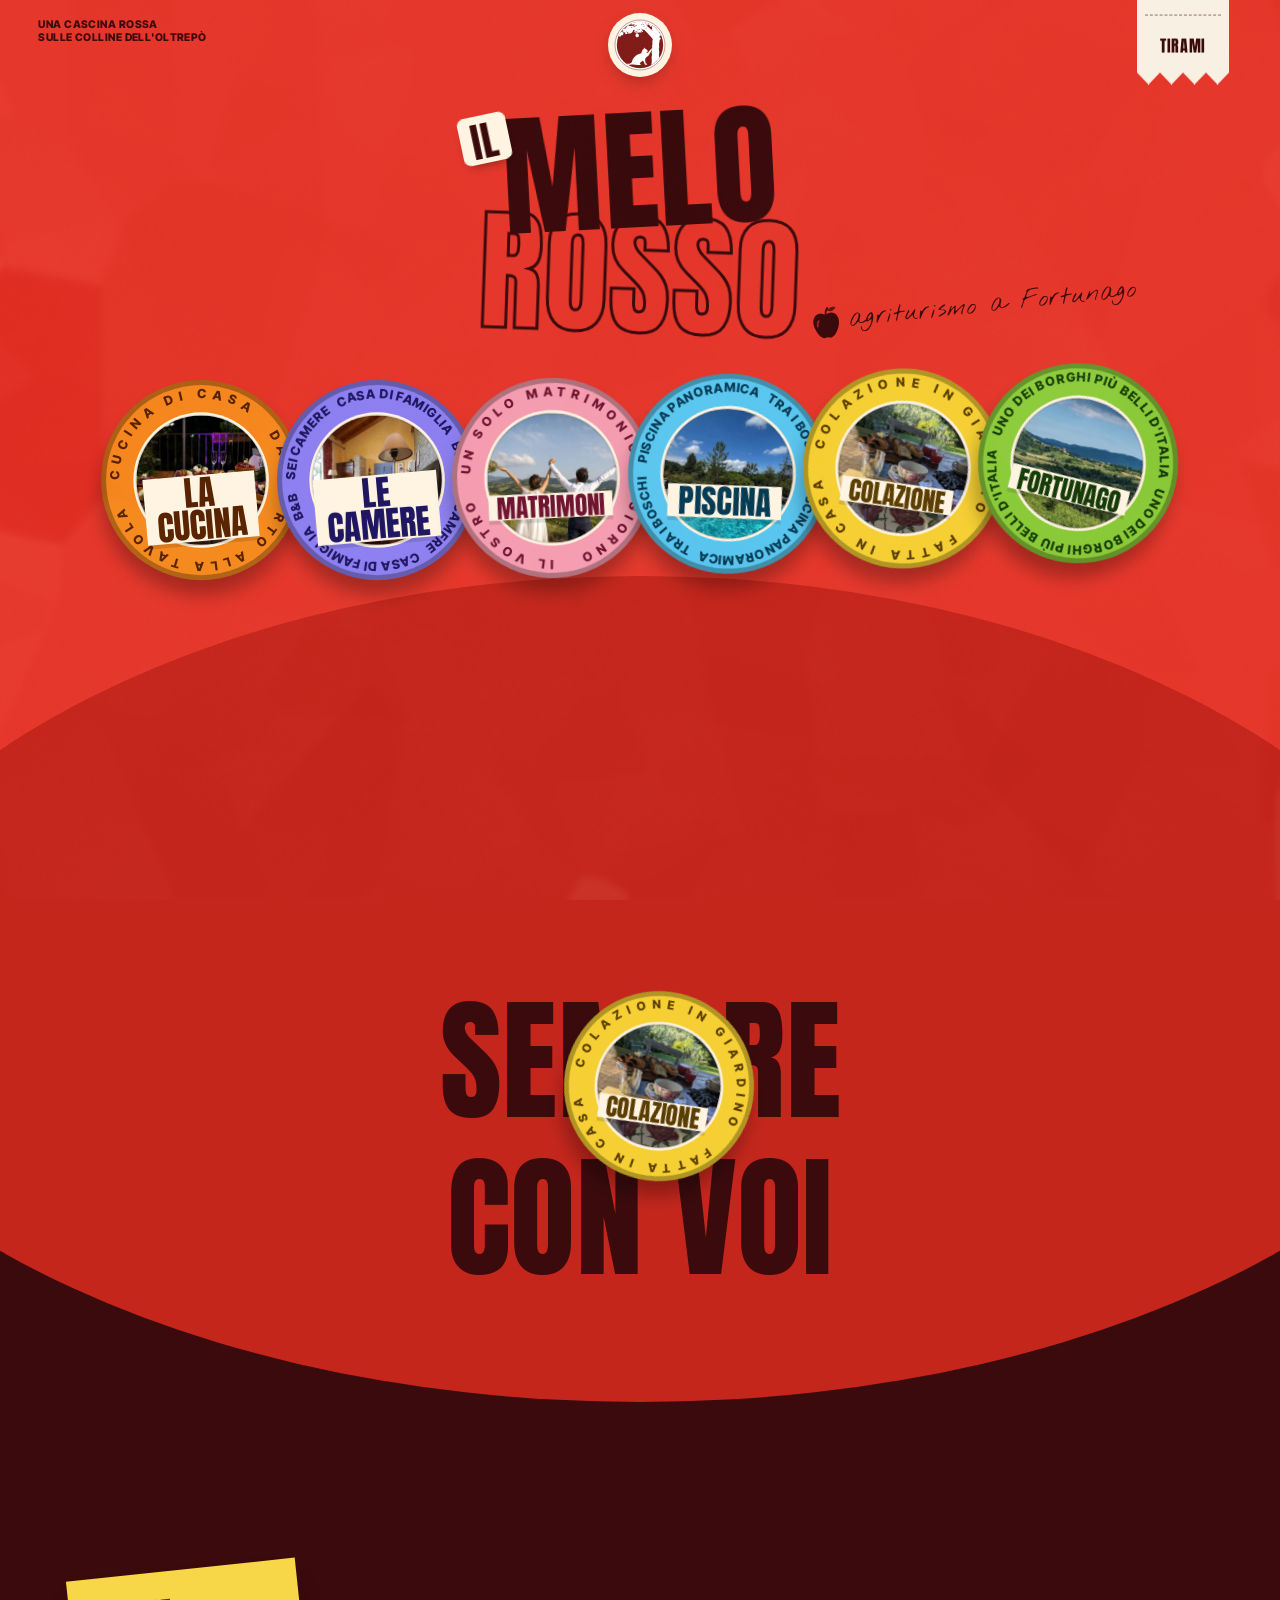
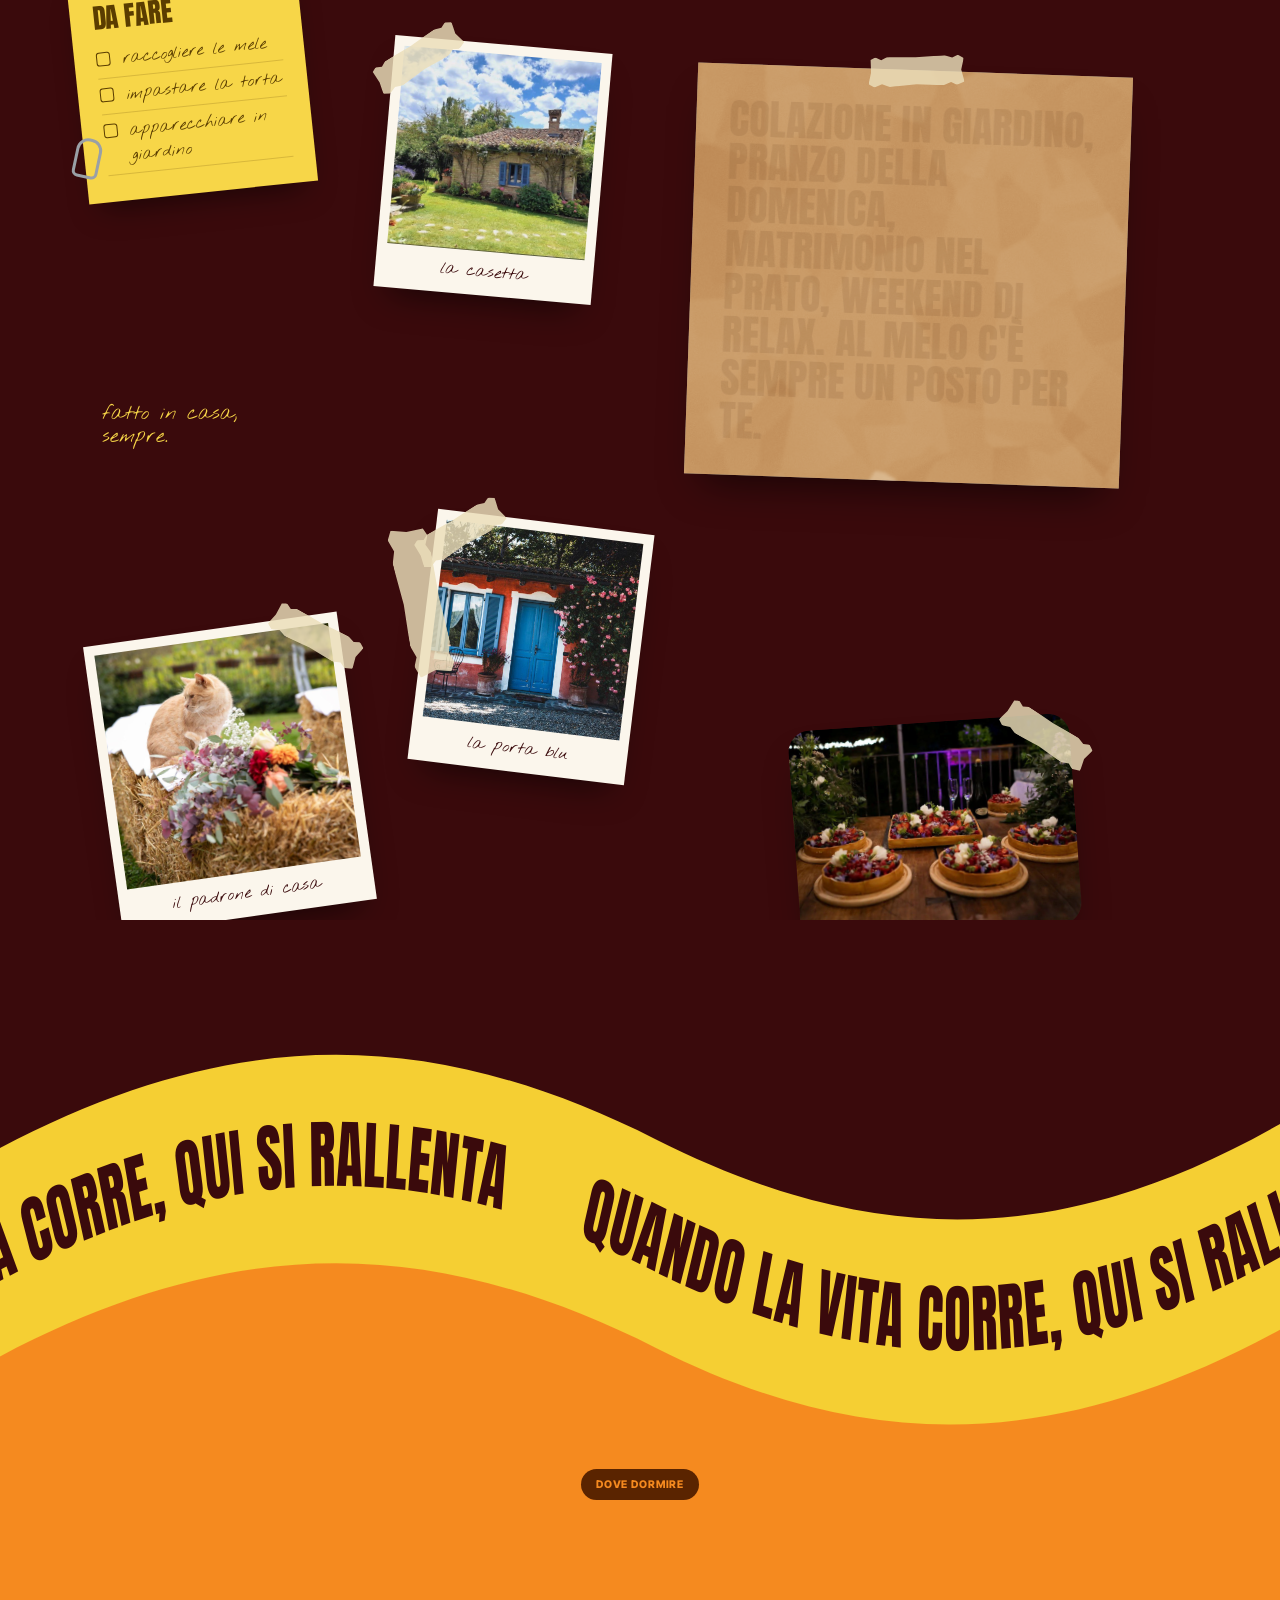
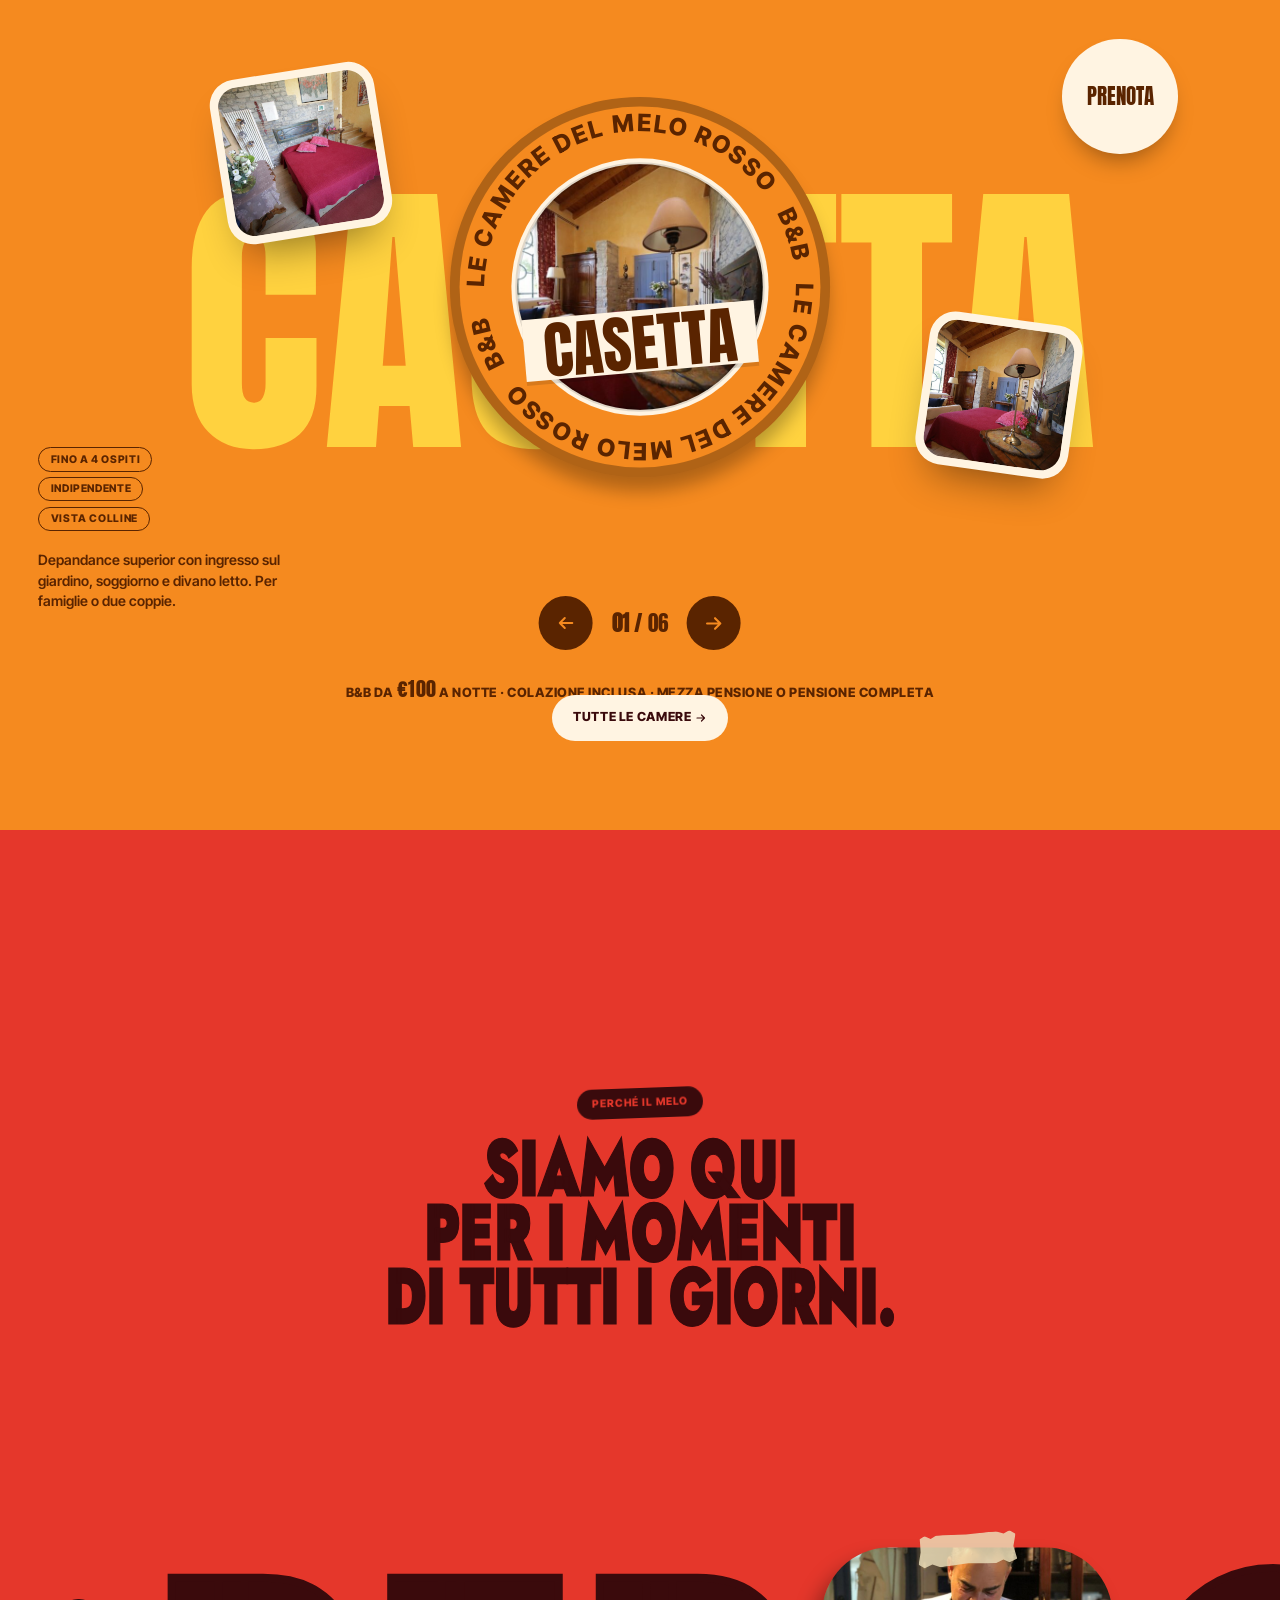
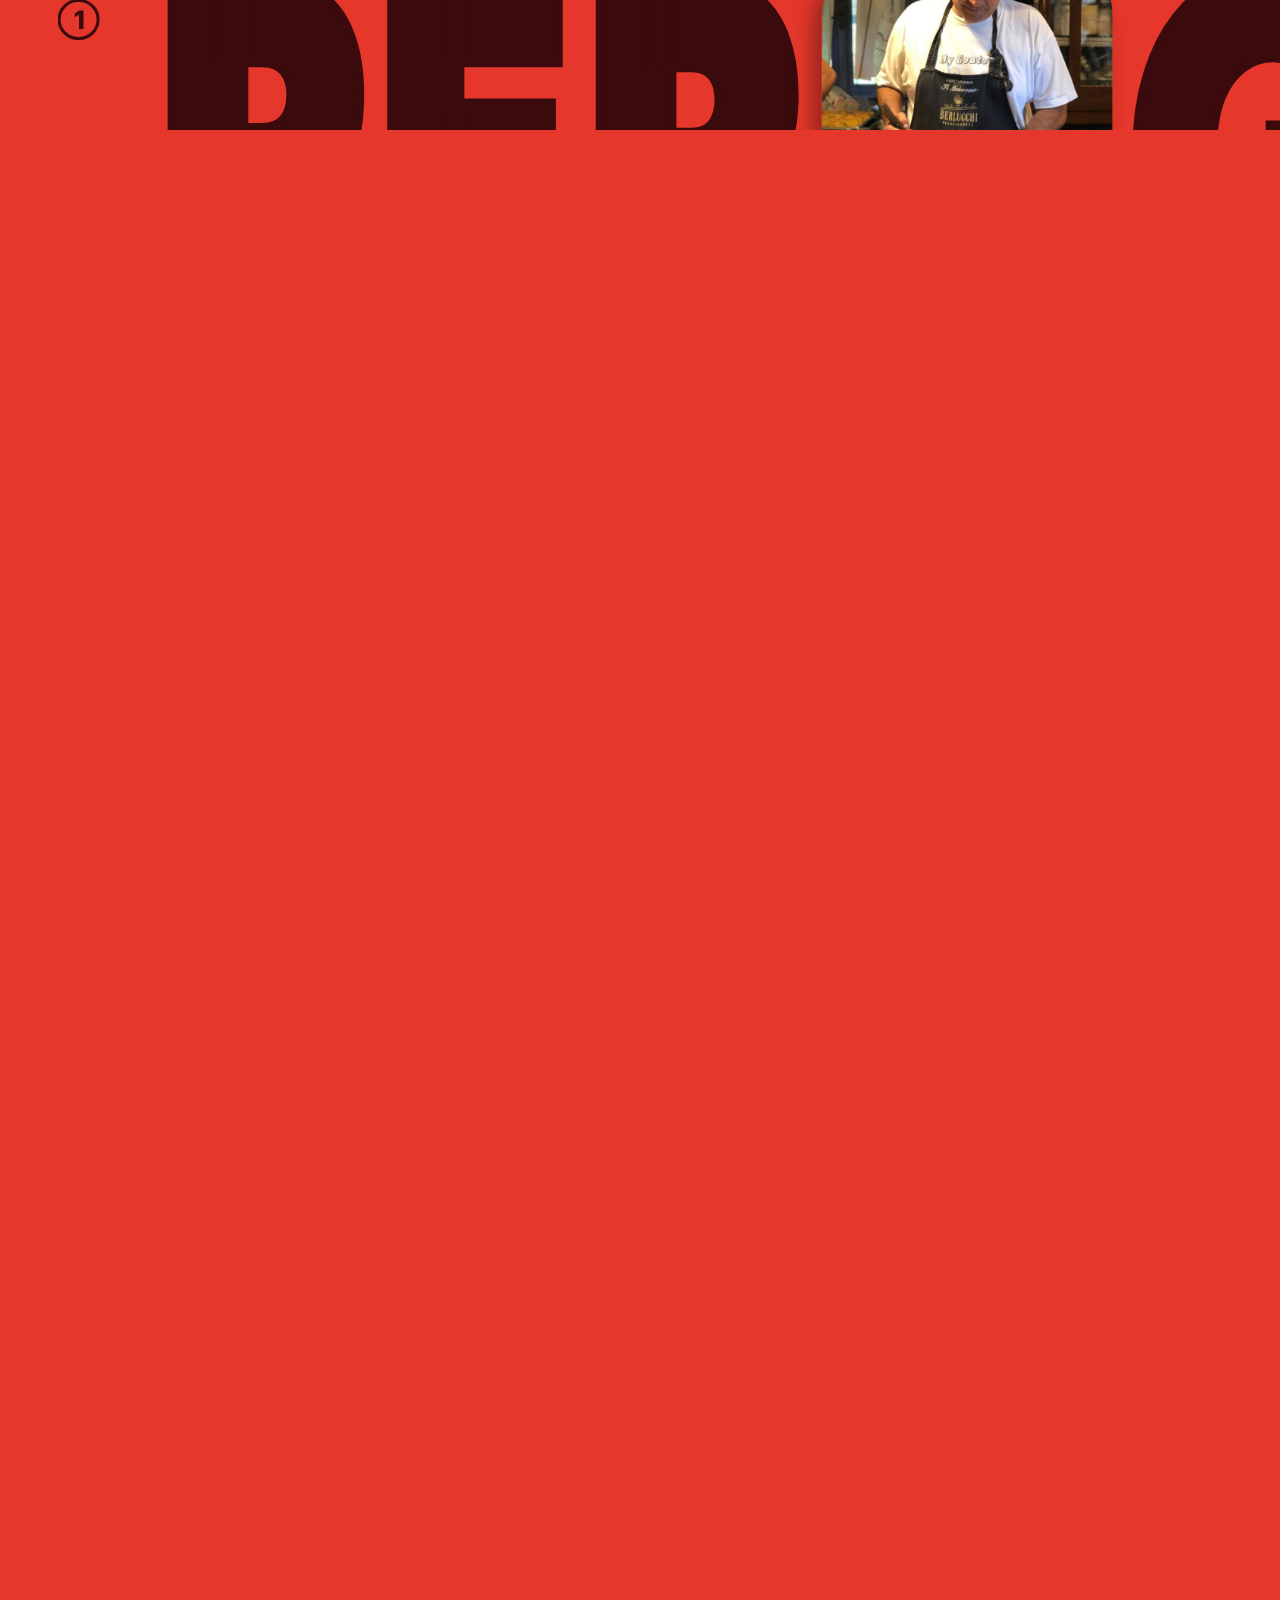
<file: index.html>
<!doctype html>
<html lang="it">
<head>
  <meta charset="utf-8">
  <meta name="viewport" content="width=device-width, initial-scale=1">
  <script>try{if(sessionStorage.getItem("meloArc")){sessionStorage.removeItem("meloArc");var d=document.documentElement;d.classList.add("is-arriving");d.style.setProperty("--arcY",(-innerHeight*1.45)+"px")}}catch(e){}</script>
  <title>Il Melo Rosso | Agriturismo a Fortunago · Oltrepò Pavese</title>
  <meta name="description" content="Agriturismo il Melo Rosso a Fortunago, uno dei Borghi più belli d'Italia: cucina di casa, camere in una vera casa di famiglia, matrimoni nel prato e piscina panoramica sulle colline dell'Oltrepò Pavese.">
  <meta name="theme-color" content="#E5372B">
  <meta property="og:title" content="Il Melo Rosso | Agriturismo a Fortunago">
  <meta property="og:description" content="Cucina, camere, matrimoni e piscina sulle colline dell'Oltrepò Pavese.">
  <meta property="og:image" content="assets/img/nuove/copertina.jpg">
  <link rel="icon" type="image/png" href="assets/img/site/logo.png">
  <link rel="preload" href="assets/fonts/melo-cond.woff2" as="font" type="font/woff2" crossorigin>
  <link rel="preconnect" href="https://fonts.googleapis.com">
  <link rel="preconnect" href="https://fonts.gstatic.com" crossorigin>
  <link rel="stylesheet" href="https://fonts.googleapis.com/css2?family=Anton&family=Inter+Tight:wght@400;500;600;700;800&family=Nothing+You+Could+Do&display=swap">
  <link rel="stylesheet" href="css/style.css?v=202611230851">
</head>
<body class="is-loading">

<!-- LOADER / TRANSITION ARCS -->
<div class="loader" aria-hidden="true">
  <svg class="loader__logo" viewBox="0 0 300 300" aria-hidden="true">
    <defs><clipPath id="lgGrow"><circle class="lg-grow" cx="222" cy="252" r="0"/></clipPath><clipPath id="lgDisc"><circle cx="150" cy="150" r="120"/></clipPath></defs>
    <circle class="lg-base" cx="150" cy="150" r="130.5" fill="#fff"/>
    <circle class="lg-ring" cx="150" cy="150" r="129.35" fill="none" stroke="#811D18" stroke-width="2.30"/>
    <circle class="lg-disc" cx="150" cy="150" r="120" fill="#811D18"/>
    <g clip-path="url(#lgGrow)"><path class="lg-tree" fill="#fff" d="M209.50,249.33C209.50,245.62 209.53,244.68 209.69,244.25C209.79,243.96 209.94,243.21 210.01,242.58C210.09,241.95 210.23,241.21 210.33,240.94C210.84,239.50 210.90,238.77 210.96,231.88C210.99,228.03 210.97,224.28 210.89,223.06C210.77,221.01 210.75,220.88 210.19,219.25L209.61,217.56L209.74,216.44C209.82,215.82 209.93,214.41 210.00,213.31C210.14,211.04 210.25,210.46 210.61,210.08C210.98,209.68 211.12,208.88 211.12,207.02C211.12,205.40 211.14,205.32 211.49,204.70C211.90,203.97 212.12,203.04 212.12,202.07C212.12,201.70 212.21,200.96 212.31,200.42C212.55,199.20 212.55,198.59 212.33,198.15C212.24,197.96 212.09,197.50 212.00,197.12C211.92,196.75 211.71,196.22 211.54,195.96C211.29,195.56 211.22,195.24 211.11,193.99C210.99,192.40 210.92,192.14 210.47,191.58C210.21,191.26 210.18,191.08 210.15,189.46C210.12,188.05 210.16,187.62 210.31,187.38C211.06,186.12 211.06,186.16 211.13,182.75C211.19,180.00 211.23,179.50 211.43,179.11C211.75,178.48 211.63,178.25 211.00,178.25C210.49,178.25 210.46,178.27 209.76,179.12L209.51,179.44L209.51,174.06C209.51,167.95 209.38,168.65 210.67,167.49C211.24,166.98 211.31,166.95 211.93,166.97C212.42,167.00 212.67,166.94 212.88,166.77L213.16,166.54L213.01,164.01C212.89,161.82 212.82,161.37 212.55,160.65C212.32,160.05 212.21,159.47 212.16,158.62C212.10,157.51 212.12,157.38 212.49,156.47C212.80,155.71 212.92,155.15 213.06,153.72C213.31,151.41 213.45,150.53 213.67,150.00C213.77,149.76 213.88,149.06 213.93,148.44C213.98,147.82 214.12,146.65 214.26,145.83C214.55,144.06 214.56,143.67 214.31,143.08C214.16,142.72 214.12,141.96 214.12,139.16C214.12,137.26 214.06,134.78 213.99,133.66C213.86,131.78 213.87,131.47 214.13,129.65C214.28,128.57 214.51,127.43 214.63,127.12C214.75,126.82 214.88,126.25 214.93,125.88C215.03,125.07 215.16,124.60 215.59,123.51C215.80,122.96 215.92,122.36 215.97,121.56C216.05,120.17 215.95,119.57 215.59,119.22C215.44,119.08 215.17,118.72 215.00,118.43C214.83,118.15 214.42,117.52 214.09,117.05C213.76,116.58 213.36,115.99 213.20,115.75C213.03,115.51 212.72,115.12 212.50,114.88C212.28,114.63 211.98,114.26 211.83,114.04C210.88,112.64 210.37,112.02 209.26,110.88C208.57,110.17 208.00,109.55 208.00,109.49C208.00,109.43 207.59,108.97 207.09,108.47C206.58,107.97 205.67,107.00 205.06,106.31C204.46,105.62 203.74,104.84 203.48,104.57C203.22,104.31 203.00,104.04 203.00,103.98C203.00,103.92 202.58,103.44 202.06,102.91C201.55,102.38 201.12,101.90 201.12,101.84C201.12,101.77 200.67,101.27 200.11,100.72C199.55,100.16 198.81,99.40 198.48,99.01C197.76,98.19 195.95,96.28 193.07,93.30C191.93,92.13 191.00,91.10 191.00,91.01C191.00,90.93 189.88,89.73 188.50,88.35C187.12,86.97 186.00,85.79 186.00,85.73C186.00,85.66 184.43,84.03 182.50,82.11C180.57,80.18 179.00,78.56 179.00,78.50C179.00,78.41 172.25,71.64 171.03,70.51C170.52,70.03 170.37,70.03 169.86,70.49C168.91,71.36 167.06,71.33 165.44,70.40C165.13,70.23 164.74,70.19 163.31,70.19C161.70,70.19 161.45,70.22 160.38,70.56C159.01,71.00 158.77,71.24 159.00,71.93C159.08,72.17 159.31,72.51 159.53,72.69C159.74,72.87 160.24,73.39 160.65,73.85C161.45,74.75 162.84,76.29 163.41,76.90C163.60,77.11 163.87,77.49 164.00,77.74C164.13,78.00 164.33,78.28 164.45,78.38C164.57,78.48 164.80,78.86 164.96,79.23C165.13,79.60 165.41,80.10 165.60,80.35C165.89,80.73 165.94,80.91 165.94,81.64C165.94,82.79 165.85,82.86 164.37,82.92C163.56,82.96 162.97,83.06 162.50,83.24C162.12,83.38 161.73,83.50 161.62,83.50C161.30,83.50 159.94,82.02 159.06,80.72C158.89,80.47 158.62,80.17 158.45,80.06C158.29,79.95 158.08,79.70 158.00,79.50C157.92,79.30 157.67,79.02 157.46,78.88C157.24,78.75 156.90,78.50 156.71,78.35C156.24,77.96 154.42,77.85 154.08,78.18C153.97,78.30 153.88,78.47 153.88,78.56C153.88,78.83 155.20,79.85 155.77,80.02C156.04,80.10 156.39,80.30 156.54,80.47C156.69,80.63 157.01,80.87 157.26,81.00C157.75,81.26 158.18,82.02 158.10,82.51C158.06,82.79 157.96,82.87 157.00,83.32C156.44,83.58 154.79,83.57 153.75,83.30C152.69,83.03 150.69,83.00 150.44,83.26C150.15,83.55 150.30,83.76 151.10,84.23C151.83,84.66 152.36,84.80 155.00,85.24C157.65,85.68 158.75,86.28 158.75,87.29C158.75,87.57 158.67,87.67 158.32,87.82C157.70,88.08 157.31,88.05 155.46,87.61C154.55,87.40 153.15,87.15 152.35,87.06C151.54,86.97 150.75,86.82 150.58,86.73C150.42,86.64 150.11,86.46 149.90,86.35C149.69,86.23 148.99,86.04 148.35,85.93C147.71,85.82 147.15,85.70 147.09,85.67C147.04,85.64 147.00,85.25 147.00,84.81L147.00,84.00L139.31,84.00L131.63,84.00L131.84,83.74C131.96,83.60 132.24,83.31 132.47,83.10C132.69,82.88 132.93,82.51 133.01,82.26C133.09,82.01 133.35,81.56 133.58,81.26C133.81,80.96 134.00,80.65 134.00,80.57C134.00,80.32 136.22,78.14 136.67,77.95C137.12,77.76 137.35,77.33 137.20,76.94C137.04,76.52 135.82,76.84 135.06,77.51C134.86,77.69 134.43,77.93 134.11,78.05C133.79,78.16 133.43,78.37 133.31,78.51C133.18,78.64 132.79,78.84 132.43,78.95C132.06,79.05 131.56,79.30 131.30,79.51C131.05,79.71 130.83,79.88 130.82,79.88C130.37,79.88 129.15,80.25 128.54,80.57C128.09,80.81 127.60,81.00 127.44,81.00C127.28,81.00 126.79,81.19 126.35,81.42C125.91,81.66 125.24,81.91 124.87,81.99C124.49,82.07 123.94,82.30 123.65,82.50C123.35,82.70 122.81,82.92 122.44,83.00C122.07,83.08 121.56,83.28 121.31,83.45C120.66,83.89 120.22,83.85 119.76,83.29C118.88,82.22 118.73,80.31 119.52,80.06C119.64,80.02 119.86,79.83 120.00,79.63C120.24,79.28 122.61,78.00 123.01,78.00C123.11,78.00 123.50,77.81 123.88,77.57C124.26,77.34 124.73,77.04 124.94,76.92C125.46,76.59 125.48,76.23 125.00,75.83C124.70,75.58 124.47,75.50 124.04,75.50C123.23,75.50 121.65,74.92 121.09,74.42C120.84,74.19 120.55,74.00 120.46,74.00C120.36,74.00 120.05,73.83 119.75,73.61C119.36,73.33 118.96,73.18 118.26,73.06C117.12,72.86 116.82,72.75 116.26,72.32C116.02,72.15 115.75,72.00 115.67,72.00C115.58,72.00 115.32,71.83 115.08,71.62C114.85,71.42 114.54,71.25 114.41,71.25C113.66,71.25 113.75,72.36 114.53,72.86C115.18,73.28 115.15,73.81 114.45,74.22C114.11,74.41 113.24,76.38 113.05,77.39C112.91,78.14 112.75,78.57 112.43,79.03C112.19,79.37 112.00,79.73 112.00,79.82C112.00,79.91 111.81,80.23 111.58,80.53C111.35,80.84 111.09,81.30 111.00,81.57C110.91,81.84 110.72,82.23 110.57,82.44C110.41,82.64 110.18,83.07 110.04,83.38C109.81,83.89 107.86,86.00 107.61,86.00C107.56,86.00 107.26,86.23 106.94,86.50C106.62,86.78 106.31,87.00 106.25,87.00C106.18,87.00 105.95,87.16 105.72,87.36C105.50,87.56 105.06,87.84 104.75,88.00C104.44,88.15 104.07,88.39 103.92,88.52C103.77,88.66 103.32,88.93 102.92,89.14C102.52,89.35 101.98,89.63 101.72,89.77C101.07,90.11 99.28,90.21 97.24,90.00C96.03,89.88 94.96,89.86 92.89,89.95L90.15,90.06L89.59,90.47C89.28,90.69 88.96,90.87 88.88,90.87C88.81,90.88 88.43,90.99 88.04,91.12C87.42,91.34 87.30,91.35 86.92,91.19C86.40,90.97 86.38,90.69 86.84,89.90C87.15,89.34 87.44,88.99 88.32,88.08C88.52,87.86 88.84,87.43 89.02,87.12C89.20,86.82 89.50,86.43 89.68,86.26C90.06,85.90 90.11,85.26 89.78,84.98C89.42,84.67 88.00,84.35 86.75,84.29C84.83,84.20 84.57,84.10 83.56,83.05C82.73,82.18 82.64,82.12 81.58,81.79L80.47,81.45L79.89,81.76C79.49,81.97 79.30,82.15 79.27,82.36C79.21,82.78 79.33,82.85 80.31,82.99C80.85,83.07 81.29,83.21 81.49,83.37C81.67,83.51 82.02,83.77 82.28,83.94C82.54,84.11 82.85,84.46 82.98,84.72C83.12,84.98 83.34,85.29 83.48,85.42C83.61,85.54 83.80,85.82 83.88,86.04C83.97,86.26 84.23,86.88 84.47,87.42C84.87,88.34 84.90,88.48 84.85,89.40C84.80,90.16 84.73,90.46 84.52,90.72C84.37,90.91 84.16,91.26 84.06,91.50C83.76,92.18 83.14,92.74 82.25,93.16C81.51,93.51 81.34,93.54 80.31,93.51C79.55,93.49 78.82,93.57 78.06,93.73C76.27,94.13 75.44,94.19 75.07,93.95C74.69,93.71 74.21,92.26 74.00,90.77C73.93,90.21 73.78,89.48 73.68,89.16C73.43,88.30 73.43,86.54 73.69,86.03C74.12,85.18 74.04,83.73 73.55,83.54C73.30,83.44 71.27,84.20 70.91,84.53C70.77,84.67 70.28,84.87 69.85,84.99C69.07,85.20 68.36,85.63 67.37,86.48C66.61,87.13 65.37,87.34 65.12,86.86C64.93,86.52 65.07,86.04 65.37,85.94C65.51,85.89 65.90,85.64 66.25,85.36C66.98,84.78 67.07,84.36 66.56,83.88C66.16,83.50 66.13,82.60 66.50,82.12C67.46,80.90 65.18,80.38 63.76,81.50C63.51,81.70 63.07,81.92 62.77,82.00C62.10,82.17 60.75,83.18 60.75,83.50C60.75,83.98 61.07,84.46 62.06,85.46C63.97,87.40 63.97,87.41 64.08,88.53C64.12,88.96 64.23,89.71 64.32,90.20C64.47,90.97 64.47,91.18 64.32,91.70C64.22,92.04 64.08,92.64 64.01,93.05C63.93,93.48 63.75,93.96 63.56,94.21C63.38,94.44 63.14,94.84 63.03,95.09C62.78,95.63 60.73,97.75 60.18,98.04C59.98,98.14 59.62,98.43 59.38,98.68C58.97,99.10 58.94,99.20 58.93,99.96C58.91,100.82 58.73,101.13 58.26,101.12C57.77,101.11 56.94,100.84 56.47,100.53C55.98,100.20 55.87,100.19 54.18,100.14L52.40,100.10L51.89,100.56C51.24,101.15 51.08,101.73 51.16,103.08C51.20,103.78 51.31,104.27 51.50,104.65C51.87,105.40 51.80,105.72 51.15,106.18C50.63,106.54 50.60,106.55 50.27,106.35C49.72,106.01 48.18,105.27 47.86,105.19C47.69,105.15 47.39,105.18 47.18,105.27C46.98,105.35 46.19,105.47 45.44,105.52C44.68,105.57 43.73,105.65 43.31,105.69C42.59,105.77 42.54,105.76 41.80,105.27C41.39,104.99 40.98,104.62 40.90,104.44C40.78,104.18 40.67,104.12 40.28,104.12C40.02,104.12 39.67,104.22 39.51,104.34C39.27,104.50 39.22,104.50 39.28,104.37C40.36,101.65 43.21,95.69 44.99,92.45C49.18,84.82 54.15,77.73 60.21,70.76C62.25,68.41 68.41,62.25 70.76,60.21C86.97,46.11 105.45,36.91 126.00,32.69C159.39,25.83 194.53,33.69 221.69,54.10C226.78,57.92 229.94,60.68 234.63,65.37C239.29,70.03 242.09,73.24 245.80,78.19C247.45,80.38 250.22,84.37 249.41,83.38C248.49,82.25 248.54,82.29 248.29,82.54C248.11,82.71 248.06,82.96 248.06,83.66C248.06,84.86 248.19,85.41 248.59,85.88C248.85,86.20 248.93,86.47 249.03,87.35C249.19,88.84 249.23,89.00 249.44,89.08C249.78,89.21 250.39,88.84 250.89,88.22C251.45,87.50 251.51,87.00 251.13,86.16C251.00,85.86 250.91,85.62 250.94,85.62C251.01,85.62 252.85,88.63 254.00,90.62C255.16,92.66 257.44,97.04 258.31,98.94L258.89,100.19L258.34,99.59C258.04,99.27 257.70,99.00 257.58,99.00C257.38,99.00 252.00,104.30 252.00,104.50C252.00,104.55 251.83,104.76 251.63,104.96C251.38,105.20 251.14,105.68 250.88,106.47C250.51,107.61 250.51,107.64 250.64,108.97C250.80,110.56 250.90,110.85 251.28,110.92C251.43,110.95 251.92,111.04 252.36,111.11C252.85,111.19 253.35,111.37 253.64,111.57C253.92,111.77 254.55,112.00 255.21,112.14C256.26,112.38 257.42,112.91 257.75,113.32C257.96,113.57 257.84,114.52 257.50,115.28C257.36,115.61 257.16,116.31 257.06,116.83C256.92,117.52 256.78,117.89 256.52,118.18C256.33,118.40 256.10,118.77 256.00,119.01C255.91,119.24 255.64,119.65 255.42,119.91C255.19,120.16 255.00,120.46 255.00,120.55C255.00,120.65 254.80,121.00 254.55,121.32C254.30,121.65 254.02,122.09 253.93,122.30C253.84,122.52 253.65,122.80 253.50,122.94C253.35,123.08 253.09,123.45 252.93,123.77C252.76,124.09 252.57,124.39 252.50,124.44C252.43,124.48 252.20,124.85 252.00,125.26C251.79,125.67 251.57,126.00 251.50,126.00C251.44,126.00 251.28,126.18 251.16,126.41C250.97,126.76 250.93,127.31 250.88,130.81C250.84,133.01 250.76,134.89 250.70,134.99C250.64,135.09 250.54,135.54 250.49,135.99C250.37,137.04 249.84,138.94 249.59,139.22C249.28,139.57 249.13,140.36 249.12,141.56C249.12,143.11 248.95,144.12 248.57,144.96C248.06,146.07 247.93,147.23 248.17,148.61C248.28,149.23 248.45,149.91 248.55,150.11C248.92,150.81 249.02,152.11 249.09,156.70C249.17,161.96 249.07,163.38 248.55,164.39C248.06,165.37 247.97,166.69 248.02,172.88L248.06,178.44L248.49,179.31C248.90,180.13 248.93,180.28 249.02,181.93C249.07,182.90 249.11,184.55 249.12,185.60C249.12,187.00 249.18,187.63 249.31,187.96C249.53,188.48 249.56,190.40 249.37,191.19C249.30,191.46 249.20,192.40 249.13,193.28C249.03,194.78 248.99,194.92 248.57,195.68C248.24,196.28 248.09,196.72 248.00,197.46C247.93,198.00 247.78,198.67 247.68,198.96C247.50,199.43 247.50,199.55 247.68,200.14C247.80,200.53 247.93,201.74 248.00,203.09C248.13,205.43 248.25,206.27 248.55,206.86C248.86,207.47 249.02,208.55 249.11,210.75C249.19,212.62 249.24,213.01 249.47,213.45C249.62,213.74 249.83,214.35 249.95,214.81L250.16,215.64L248.92,217.48C244.86,223.49 240.30,228.97 234.63,234.63C228.57,240.70 223.12,245.17 216.31,249.69C213.78,251.36 209.73,253.88 209.56,253.88C209.53,253.88 209.50,251.83 209.50,249.33ZM269.29,142.12C269.14,141.32 268.92,137.00 269.04,137.12C269.12,137.22 269.53,142.28 269.48,142.64C269.45,142.82 269.38,142.61 269.29,142.12ZM30.58,141.25C30.70,139.39 30.97,137.00 30.98,137.62C31.01,138.70 30.77,141.81 30.64,142.12C30.54,142.36 30.52,142.14 30.58,141.25ZM122.50,88.01C122.25,87.96 121.99,87.88 121.90,87.83C121.39,87.51 122.28,86.19 123.11,86.06C123.36,86.01 123.66,85.95 123.78,85.92C123.98,85.86 124.00,85.97 124.00,86.99L124.00,88.12L123.47,88.11C123.18,88.10 122.74,88.06 122.50,88.01ZM52.92,82.49C53.75,81.84 55.90,81.68 57.48,82.15C58.52,82.45 58.69,82.41 59.02,81.76C59.25,81.32 60.18,80.31 61.31,79.28C61.93,78.71 62.04,78.55 62.09,78.07C62.17,77.40 61.96,76.73 61.50,76.21C61.31,75.99 61.06,75.59 60.95,75.31C60.83,75.04 60.63,74.70 60.51,74.56C60.38,74.43 60.16,74.07 60.01,73.78C59.69,73.15 59.31,72.94 58.71,73.05C58.40,73.11 58.19,73.25 58.01,73.54C57.87,73.76 57.55,74.19 57.31,74.50C57.07,74.81 56.66,75.33 56.40,75.67C56.15,76.00 55.73,76.51 55.47,76.80C55.21,77.10 55.00,77.39 55.00,77.46C55.00,77.52 54.83,77.74 54.61,77.95C54.40,78.15 54.10,78.57 53.94,78.88C53.78,79.20 53.55,79.53 53.44,79.62C53.32,79.72 53.12,80.02 52.97,80.30C52.83,80.58 52.63,80.86 52.53,80.92C52.29,81.06 51.72,82.36 51.80,82.58C51.90,82.84 52.55,82.78 52.92,82.49ZM213.88,76.43C214.06,75.95 214.02,74.43 213.82,73.93C213.65,73.53 213.60,73.50 213.07,73.50C212.01,73.50 210.68,72.80 209.92,71.85C208.94,70.63 208.91,70.56 209.12,70.18C209.40,69.70 210.60,69.25 211.81,69.16C213.18,69.07 213.54,68.70 213.06,67.88C212.95,67.68 212.88,67.19 212.88,66.53C212.88,65.90 212.80,65.32 212.69,65.04C212.58,64.80 212.50,64.36 212.50,64.08C212.50,63.79 212.42,63.12 212.31,62.58C212.21,62.04 212.12,61.12 212.12,60.52C212.12,59.19 211.91,57.38 211.68,56.72C211.57,56.41 211.50,55.71 211.50,54.90C211.50,53.85 211.46,53.54 211.29,53.35C211.04,53.08 210.33,53.05 209.73,53.30C209.50,53.39 208.69,53.60 207.94,53.76C206.67,54.02 206.53,54.08 206.12,54.51C205.55,55.13 204.35,55.64 203.83,55.49C203.38,55.36 202.52,54.78 202.38,54.51C202.32,54.40 202.21,53.90 202.14,53.39C201.98,52.35 201.85,52.06 201.50,51.87C201.36,51.80 201.16,51.53 201.06,51.28C200.95,51.02 200.70,50.64 200.51,50.44C200.31,50.23 200.03,49.82 199.89,49.53C199.74,49.24 199.57,49.00 199.50,49.00C199.43,49.00 199.24,48.73 199.07,48.40C198.91,48.07 198.68,47.72 198.56,47.62C198.45,47.53 198.19,47.13 197.99,46.73C197.79,46.33 197.57,46.00 197.51,46.00C197.44,46.00 197.27,45.78 197.11,45.51C196.81,44.97 196.41,44.76 195.14,44.44C194.75,44.34 194.04,44.12 193.56,43.94C192.11,43.39 192.11,43.39 191.19,43.63C189.80,43.99 189.39,44.22 189.26,44.72C189.13,45.17 189.27,45.75 189.49,45.75C189.56,45.75 189.72,45.64 189.85,45.50C190.18,45.15 190.77,45.00 191.84,45.00C193.02,45.00 193.55,45.24 193.81,45.91C193.99,46.35 193.99,46.44 193.83,46.68C193.66,46.94 193.51,46.97 192.38,47.03C191.22,47.08 191.08,47.12 190.59,47.47C190.30,47.68 189.83,47.91 189.56,47.99C189.29,48.06 188.79,48.32 188.45,48.56C187.77,49.04 187.46,49.09 186.80,48.82C186.31,48.61 185.93,47.91 186.06,47.42C186.13,47.11 186.56,46.88 187.05,46.88C187.95,46.88 187.95,46.08 187.05,45.55C186.55,45.26 186.25,44.86 186.25,44.49C186.25,44.43 186.47,44.27 186.73,44.13C187.24,43.88 187.81,43.28 188.04,42.77C188.15,42.52 188.14,42.44 187.94,42.30C187.61,42.06 187.53,42.08 187.15,42.49C186.96,42.69 186.57,42.95 186.28,43.07C185.99,43.18 185.75,43.33 185.75,43.40C185.75,43.46 185.44,43.66 185.06,43.83C184.21,44.22 184.00,44.53 183.91,45.46C183.83,46.34 184.02,47.11 184.44,47.61C184.61,47.81 184.83,48.17 184.93,48.40C185.02,48.62 185.25,48.95 185.43,49.12C185.61,49.28 185.89,49.71 186.05,50.07C186.28,50.58 187.02,51.39 189.52,53.89C191.27,55.63 193.14,57.46 193.69,57.94C194.23,58.42 195.80,59.94 197.18,61.32C198.56,62.71 199.83,63.91 200.00,64.00C200.34,64.18 202.39,66.07 204.83,68.44C205.68,69.26 206.74,70.25 207.19,70.62C207.63,71.00 208.03,71.40 208.06,71.50C208.10,71.61 208.29,71.80 208.50,71.92C208.71,72.04 208.96,72.29 209.05,72.48C209.15,72.67 209.37,72.89 209.55,72.97C209.72,73.05 209.95,73.29 210.06,73.49C210.17,73.70 210.31,73.88 210.38,73.88C210.45,73.88 211.13,74.52 211.91,75.31C212.68,76.09 213.41,76.74 213.53,76.74C213.66,76.75 213.81,76.61 213.88,76.43ZM80.29,75.31C80.79,74.93 80.88,74.80 80.88,74.43C80.88,73.89 80.51,73.63 79.58,73.54C78.60,73.44 78.30,73.54 78.13,74.05C77.94,74.61 78.07,75.06 78.52,75.44C79.06,75.89 79.58,75.85 80.29,75.31ZM140.30,74.92C141.23,74.48 141.02,73.24 139.98,73.06C139.28,72.93 138.94,73.32 139.04,74.15C139.16,75.15 139.45,75.32 140.30,74.92ZM143.85,74.72C144.03,74.54 144.04,74.01 143.88,73.57C143.64,72.94 143.00,73.29 143.00,74.06C143.00,74.74 143.47,75.11 143.85,74.72ZM150.01,70.62C150.25,70.16 150.02,69.39 149.49,68.86C149.22,68.60 149.00,68.33 149.00,68.26C149.00,68.20 148.74,67.93 148.42,67.67C147.71,67.09 147.24,67.06 146.24,67.54C145.85,67.72 145.47,67.88 145.39,67.88C145.15,67.88 144.22,68.79 144.04,69.21C143.95,69.44 143.88,69.84 143.88,70.11C143.88,70.72 144.21,70.90 144.71,70.54C145.44,70.02 145.56,69.99 146.56,70.03C147.45,70.06 147.64,70.11 148.18,70.47C148.94,70.97 149.78,71.04 150.01,70.62ZM157.85,69.85C158.04,69.66 158.05,68.18 157.87,67.66C157.68,67.12 156.21,66.25 155.32,66.16C154.61,66.09 154.12,66.26 154.12,66.58C154.12,66.93 154.67,67.76 155.06,68.00C155.27,68.13 155.82,68.63 156.29,69.12C157.15,70.00 157.52,70.18 157.85,69.85ZM139.48,69.70C140.37,69.56 140.58,69.47 140.95,69.12C141.44,68.63 141.49,68.34 141.10,68.07C140.88,67.91 140.44,67.88 138.97,67.88C136.16,67.88 135.73,68.16 136.84,69.28C137.52,69.96 137.69,69.99 139.48,69.70ZM184.85,68.60C184.88,68.33 184.81,68.22 184.51,68.07C184.30,67.96 184.05,67.71 183.95,67.52C183.85,67.33 183.62,67.11 183.45,67.03C183.27,66.95 183.05,66.73 182.97,66.55C182.89,66.38 182.67,66.15 182.47,66.05C182.27,65.95 182.05,65.72 181.97,65.55C181.89,65.37 181.67,65.15 181.48,65.05C181.29,64.95 181.05,64.71 180.95,64.52C180.85,64.33 180.63,64.11 180.45,64.03C180.28,63.95 180.05,63.73 179.95,63.53C179.85,63.33 179.63,63.11 179.45,63.03C179.28,62.95 179.05,62.72 178.94,62.51C178.73,62.11 178.38,61.95 177.81,62.02C176.96,62.12 177.10,62.32 179.93,65.13C181.42,66.60 182.86,67.92 183.12,68.06C183.39,68.20 183.73,68.47 183.88,68.66C184.25,69.13 184.79,69.10 184.85,68.60ZM76.31,64.59C76.73,64.18 76.87,63.91 76.99,63.38C77.07,62.98 77.29,62.50 77.49,62.24C77.69,61.99 77.92,61.56 77.99,61.29C78.06,61.01 78.27,60.57 78.45,60.31C78.63,60.04 78.90,59.54 79.05,59.20C79.21,58.85 79.43,58.48 79.55,58.38C79.67,58.28 79.88,57.98 80.02,57.71C80.31,57.14 80.45,56.98 82.16,55.25C82.83,54.57 83.49,53.98 83.62,53.94C83.75,53.90 83.94,53.73 84.05,53.56C84.16,53.39 84.43,53.16 84.66,53.05C84.88,52.93 85.22,52.71 85.42,52.54C85.61,52.38 86.02,52.19 86.32,52.11C86.61,52.04 86.96,51.87 87.07,51.74C87.28,51.51 87.28,51.49 87.06,51.25C86.88,51.05 86.68,51.00 86.05,51.00C85.36,51.00 85.21,51.05 84.85,51.36C84.62,51.55 84.24,51.82 84.00,51.94C83.76,52.06 83.38,52.32 83.16,52.51C82.94,52.71 82.54,52.92 82.27,53.00C82.00,53.07 81.58,53.29 81.32,53.49C81.07,53.69 80.70,53.89 80.51,53.94C80.31,53.98 79.94,54.21 79.67,54.44C79.41,54.68 78.99,54.94 78.75,55.02C78.51,55.09 78.00,55.32 77.62,55.52C77.25,55.72 76.74,55.95 76.49,56.05C76.13,56.18 76.00,56.33 75.82,56.81C75.60,57.39 75.60,57.41 75.87,58.23C76.03,58.69 76.18,59.41 76.22,59.83C76.28,60.52 76.26,60.61 75.99,60.79C75.55,61.10 75.26,61.05 74.45,60.50C74.05,60.22 73.64,60.00 73.55,60.00C73.46,60.00 73.19,59.91 72.95,59.79C72.54,59.60 72.49,59.60 71.88,59.86C71.46,60.04 70.93,60.45 70.32,61.07C69.81,61.58 69.35,62.00 69.29,62.00C69.23,62.00 68.66,62.51 68.02,63.13C66.77,64.35 66.62,64.70 67.27,64.92C67.54,65.02 67.76,64.96 68.46,64.62C69.75,63.99 71.03,63.95 72.61,64.49C73.89,64.93 74.57,65.09 75.30,65.11C75.71,65.12 75.86,65.05 76.31,64.59ZM109.74,60.88C110.04,60.72 110.62,59.85 110.62,59.57C110.62,59.22 110.10,59.10 108.13,59.01C106.42,58.93 106.11,58.89 105.74,58.65C104.96,58.15 104.47,57.98 103.61,57.91L102.75,57.84L102.75,58.27C102.75,58.74 103.17,59.45 103.97,60.36C104.40,60.84 104.53,60.91 105.19,61.01C106.18,61.14 109.42,61.05 109.74,60.88ZM174.50,56.96C175.03,56.70 174.97,56.27 174.32,55.63L173.75,55.07L172.59,55.06C171.37,55.04 171.09,54.95 170.40,54.36C170.18,54.16 169.84,53.97 169.65,53.93C169.47,53.89 169.13,53.78 168.91,53.68C168.42,53.47 168.39,53.58 168.70,54.36C168.83,54.71 169.01,54.90 169.29,55.01C169.68,55.17 169.95,55.39 170.95,56.39C171.24,56.67 171.65,56.94 171.89,57.00C172.56,57.16 174.16,57.14 174.50,56.96ZM120.97,55.88C121.19,55.74 121.38,55.58 121.38,55.53C121.38,55.34 122.06,55.03 122.77,54.88C123.17,54.80 123.63,54.60 123.83,54.44C124.32,54.01 125.12,53.88 127.10,53.87C128.90,53.87 129.18,53.81 129.11,53.42C129.03,53.04 127.97,52.60 126.83,52.48C125.83,52.38 124.53,52.11 124.26,51.94C124.01,51.79 124.10,51.14 124.41,50.99C124.56,50.91 124.81,50.71 124.95,50.54C125.11,50.35 125.62,50.09 126.26,49.87C127.48,49.44 129.24,49.35 130.04,49.69C130.30,49.80 130.88,49.88 131.40,49.88C131.90,49.88 132.80,49.93 133.40,50.00C134.52,50.13 135.39,50.03 135.67,49.75C135.89,49.53 135.35,49.16 134.57,49.00C134.19,48.92 133.70,48.72 133.48,48.56C133.25,48.39 132.87,48.16 132.62,48.05C132.38,47.94 131.94,47.67 131.64,47.45C131.15,47.10 131.01,47.06 130.20,47.06C129.40,47.06 129.25,47.10 128.89,47.40C128.67,47.59 128.12,47.85 127.67,47.99C127.22,48.12 126.72,48.35 126.56,48.50C126.41,48.65 125.98,48.84 125.61,48.94C125.21,49.05 124.84,49.24 124.69,49.42C124.55,49.59 124.19,49.85 123.88,50.00C123.57,50.16 122.75,50.87 122.00,51.63C120.36,53.30 119.92,53.50 117.91,53.50C116.70,53.50 115.14,53.79 114.47,54.14C114.22,54.28 114.18,54.69 114.41,54.83C114.49,54.89 115.35,54.97 116.31,55.01C118.10,55.08 118.37,55.15 118.94,55.68C119.45,56.16 120.37,56.24 120.97,55.88ZM102.64,51.81C103.34,51.71 103.96,51.59 104.03,51.55C104.62,51.18 105.60,51.09 110.21,51.02L114.97,50.94L115.54,50.53C116.20,50.05 116.99,49.88 118.42,49.87C120.22,49.87 120.73,49.57 120.99,48.36C121.14,47.65 122.16,46.37 122.76,46.12C122.95,46.04 123.20,45.87 123.32,45.74C123.63,45.40 123.38,45.17 122.52,45.00C122.13,44.92 121.53,44.70 121.19,44.52C120.57,44.19 120.54,44.19 117.58,44.15C115.45,44.12 114.49,44.15 114.21,44.26C113.99,44.34 113.45,44.46 113.00,44.51C110.71,44.78 110.59,44.78 109.44,44.51C108.82,44.36 107.83,44.16 107.25,44.06C105.98,43.84 104.85,43.60 103.76,43.31C102.89,43.08 102.23,43.13 101.60,43.45C101.39,43.56 100.79,43.78 100.27,43.94C99.74,44.09 98.98,44.40 98.58,44.61C98.18,44.83 97.74,45.00 97.61,45.00C97.48,45.00 97.14,45.21 96.86,45.46L96.35,45.93L94.75,46.01C93.44,46.07 93.06,46.14 92.67,46.36C92.40,46.51 91.85,46.79 91.44,46.98C90.78,47.29 89.88,48.09 89.88,48.35C89.88,48.61 90.30,48.99 90.66,49.07C90.88,49.11 91.34,49.31 91.69,49.50C92.03,49.69 92.59,49.91 92.94,49.99C93.28,50.07 93.71,50.28 93.90,50.46C94.10,50.65 94.58,50.87 95.14,51.02C95.63,51.15 96.20,51.37 96.38,51.51C96.57,51.64 96.94,51.80 97.21,51.86C98.00,52.05 101.26,52.02 102.64,51.81ZM143.79,50.87C143.98,50.72 144.08,50.54 144.04,50.43C143.92,50.11 143.10,50.01 140.12,49.98C137.15,49.94 136.41,50.03 136.53,50.41C136.65,50.77 137.57,50.92 140.31,51.00C141.82,51.04 143.15,51.09 143.26,51.10C143.38,51.11 143.61,51.01 143.79,50.87ZM169.72,47.85C169.98,47.60 169.89,47.27 169.50,46.98C169.30,46.83 169.09,46.60 169.06,46.48C169.02,46.35 168.84,46.08 168.66,45.87C168.49,45.66 168.20,45.20 168.02,44.84C167.71,44.23 167.65,44.19 167.18,44.15C166.74,44.12 166.58,44.18 166.13,44.56C165.84,44.80 165.53,45.00 165.45,45.00C165.36,45.00 165.13,45.19 164.92,45.42C164.62,45.77 164.42,45.86 163.87,45.94C162.84,46.07 162.49,46.48 163.00,46.94C163.23,47.14 163.50,47.17 165.22,47.18C167.03,47.19 167.23,47.21 167.69,47.47C168.56,47.97 169.44,48.13 169.72,47.85ZM159.54,44.45C159.76,44.29 160.17,44.04 160.45,43.90C160.73,43.76 161.03,43.56 161.11,43.45C161.20,43.35 161.55,43.17 161.89,43.06C162.65,42.81 162.87,42.48 162.47,42.19C162.26,42.05 161.87,42.00 160.88,42.00C160.15,42.00 159.14,41.92 158.62,41.82C157.55,41.61 157.14,41.72 156.95,42.26C156.73,42.90 156.97,43.50 157.73,44.22C158.52,44.98 158.79,45.01 159.54,44.45ZM124.00,43.00C124.26,42.87 124.52,42.69 124.57,42.61C124.71,42.38 124.23,42.11 123.76,42.15C123.22,42.20 123.02,42.49 123.22,42.93C123.40,43.31 123.39,43.31 124.00,43.00ZM180.99,40.03C181.62,39.27 181.89,38.60 181.85,37.92C181.80,37.18 181.49,37.04 181.08,37.56C180.79,37.92 180.15,38.12 179.24,38.12C178.93,38.12 178.57,38.20 178.44,38.30C178.21,38.46 178.21,38.48 178.42,38.77C178.54,38.93 178.75,39.25 178.90,39.48C179.06,39.74 179.40,40.01 179.80,40.19C180.62,40.56 180.55,40.57 180.99,40.03ZM164.44,38.82C164.62,38.69 164.65,38.59 164.56,38.46C164.49,38.37 164.28,38.05 164.09,37.76C163.64,37.09 163.21,37.08 163.15,37.74C163.08,38.44 163.21,38.73 163.66,38.86C164.21,39.02 164.17,39.02 164.44,38.82ZM163.04,33.94C163.02,33.40 162.94,33.11 162.75,32.88C162.61,32.71 162.32,32.30 162.10,31.97C161.66,31.29 161.43,31.22 161.24,31.72C161.07,32.15 161.19,32.78 161.48,33.05C161.61,33.16 161.78,33.48 161.87,33.75C162.09,34.39 162.45,34.77 162.79,34.73C163.04,34.69 163.06,34.62 163.04,33.94Z"/></g>
    <path class="lg-apple" fill="#fff" d="M134.56,109.74C134.29,109.68 133.67,109.66 133.18,109.70C132.38,109.77 132.25,109.75 131.81,109.45C130.53,108.62 130.36,108.46 129.99,107.74C129.79,107.33 129.57,107.00 129.50,107.00C129.43,107.00 129.24,106.73 129.07,106.40C128.91,106.07 128.68,105.72 128.56,105.62C128.45,105.53 128.21,105.17 128.04,104.82C127.87,104.47 127.60,104.05 127.44,103.88C127.28,103.70 127.06,103.25 126.94,102.88C126.81,102.50 126.60,102.02 126.45,101.81C126.06,101.25 126.06,98.73 126.46,97.81C126.61,97.47 126.82,96.81 126.93,96.35C127.25,94.95 128.53,93.32 129.61,92.94C129.90,92.84 130.32,92.61 130.52,92.44C130.87,92.15 130.98,92.12 132.25,92.12C133.49,92.12 133.64,92.10 133.87,91.85C134.01,91.70 134.12,91.51 134.12,91.43C134.12,91.25 135.17,90.36 135.71,90.08C135.92,89.97 136.53,89.39 137.05,88.78C137.57,88.18 138.23,87.44 138.50,87.14C139.04,86.55 139.09,86.42 138.83,86.07C138.67,85.85 138.59,85.85 137.67,85.99C137.13,86.08 136.20,86.31 135.61,86.50C135.01,86.70 134.25,86.89 133.92,86.94C133.31,87.02 132.18,87.21 131.66,87.32C131.51,87.35 131.19,87.55 130.96,87.75C130.58,88.08 130.50,88.11 130.11,87.99C129.65,87.86 129.07,87.90 127.25,88.22C125.87,88.46 125.41,88.46 124.59,88.23L124.00,88.07L124.00,87.00L124.00,85.93L125.15,85.58C125.92,85.35 126.79,85.19 127.81,85.12C129.96,84.95 130.14,84.91 130.81,84.43L131.42,84.00L139.21,84.00L147.00,84.00L147.00,84.80L147.00,85.60L146.34,85.35C145.39,84.98 143.55,84.90 143.11,85.21C141.81,86.10 139.00,88.69 139.00,88.98C139.00,89.05 138.78,89.37 138.50,89.69C137.62,90.70 137.98,91.58 139.44,91.95C139.85,92.06 140.38,92.30 140.62,92.49C140.87,92.68 141.25,92.93 141.47,93.05C141.69,93.16 141.88,93.31 141.88,93.38C141.88,93.45 142.09,93.74 142.35,94.03C142.61,94.32 142.93,94.84 143.06,95.19C143.18,95.53 143.42,96.05 143.59,96.35C144.25,97.48 144.22,101.14 143.54,102.43C143.37,102.77 143.12,103.54 143.00,104.15C142.86,104.86 142.66,105.42 142.45,105.73C142.28,105.98 142.07,106.50 142.00,106.88C141.89,107.48 141.79,107.64 141.18,108.21C140.61,108.75 140.38,108.87 139.90,108.94C139.27,109.02 137.61,109.38 136.50,109.69C135.76,109.89 135.33,109.90 134.56,109.74ZM128.78,91.41C128.45,91.35 128.00,90.81 128.00,90.48C128.00,90.08 128.96,89.16 129.59,88.95C129.91,88.84 130.27,88.66 130.39,88.55C130.61,88.35 130.67,88.36 131.34,88.66C131.74,88.84 132.22,89.02 132.41,89.07C132.86,89.18 133.12,89.57 133.12,90.14C133.12,90.72 132.98,90.83 131.98,90.99C131.53,91.07 130.92,91.21 130.63,91.31C130.12,91.49 129.39,91.53 128.78,91.41Z"/>
    <g clip-path="url(#lgDisc)"><path class="lg-cat" fill="#fff" d="M207.63,254.71C207.76,254.48 207.96,253.82 208.07,253.24C208.17,252.66 208.37,251.85 208.50,251.44C208.66,250.95 208.81,249.83 208.94,248.25C209.12,246.02 209.29,244.88 209.44,244.88C209.47,244.88 209.50,246.92 209.50,249.42L209.50,253.96L209.22,254.10C209.06,254.17 208.59,254.43 208.16,254.68L207.39,255.11L207.63,254.71ZM87.56,252.19C84.78,250.47 81.25,248.10 81.32,247.98C81.36,247.92 81.49,247.88 81.62,247.88C81.75,247.88 82.13,247.76 82.46,247.61C83.69,247.07 84.20,247.00 87.06,246.99C88.58,246.99 91.13,246.94 92.75,246.88C95.45,246.79 95.76,246.75 96.58,246.46C97.07,246.28 97.85,246.07 98.33,246.00C98.92,245.91 99.34,245.75 99.69,245.51C99.97,245.31 100.43,245.09 100.71,245.01C101.00,244.93 101.47,244.67 101.75,244.44C102.04,244.20 102.33,244.00 102.40,244.00C102.46,244.00 102.73,243.80 102.98,243.56C103.63,242.95 108.04,238.52 108.49,238.03C108.92,237.57 109.06,237.01 108.97,236.09C108.88,235.24 109.05,234.32 109.51,233.18C109.71,232.68 109.97,231.80 110.07,231.23C110.18,230.67 110.35,230.03 110.46,229.83C110.56,229.63 110.76,228.88 110.88,228.17C111.12,226.84 111.24,226.50 111.62,226.06C111.74,225.93 111.90,225.64 111.97,225.42C112.04,225.20 112.30,224.73 112.55,224.37C112.80,224.02 113.00,223.65 113.00,223.55C113.00,223.46 113.17,223.19 113.38,222.96C113.58,222.72 113.86,222.28 114.00,221.97C114.13,221.67 114.36,221.31 114.51,221.18C114.66,221.05 114.89,220.72 115.02,220.46C115.15,220.20 115.35,219.96 115.45,219.92C115.55,219.88 115.72,219.69 115.82,219.49C115.91,219.30 116.21,218.89 116.47,218.58C116.94,218.01 117.32,217.48 117.72,216.82C117.84,216.62 118.11,216.26 118.33,216.01C118.54,215.76 118.87,215.31 119.06,215.00C119.25,214.69 119.49,214.39 119.58,214.34C119.67,214.28 119.84,214.06 119.95,213.85C120.18,213.40 126.26,207.34 127.31,206.50C127.70,206.19 128.23,205.76 128.48,205.55C128.73,205.33 129.11,205.07 129.31,204.97C129.52,204.86 129.85,204.60 130.05,204.39C130.26,204.17 130.49,204.00 130.57,204.00C130.65,204.00 130.93,203.83 131.20,203.61C131.47,203.40 131.96,203.09 132.29,202.92C132.62,202.75 132.92,202.53 132.96,202.42C133.00,202.31 133.28,202.12 133.59,201.99C133.89,201.86 134.32,201.61 134.55,201.44C134.77,201.27 135.15,201.06 135.38,200.98C135.61,200.90 136.05,200.64 136.35,200.42C136.65,200.19 136.97,200.00 137.06,200.00C137.15,200.00 137.50,199.81 137.85,199.57C138.19,199.33 138.77,199.06 139.14,198.96C139.51,198.87 140.02,198.64 140.28,198.47C140.54,198.29 140.99,198.11 141.28,198.06C142.05,197.95 142.64,197.75 143.02,197.48C143.20,197.36 143.71,197.16 144.14,197.05C144.58,196.95 145.16,196.70 145.44,196.51C145.71,196.32 146.15,196.09 146.40,196.01C146.66,195.93 146.99,195.70 147.13,195.50C147.32,195.22 147.54,195.11 148.10,195.00C148.49,194.92 149.02,194.78 149.28,194.68C149.61,194.56 150.27,194.50 151.39,194.50C153.19,194.50 154.54,194.21 155.11,193.70C155.89,193.01 156.87,191.72 157.01,191.22C157.09,190.93 157.31,190.47 157.51,190.20C157.76,189.86 157.90,189.45 158.01,188.79C158.11,188.18 158.28,187.69 158.51,187.34C158.70,187.05 158.91,186.48 158.99,186.07C159.06,185.66 159.27,185.11 159.45,184.85C159.66,184.55 159.86,183.98 160.01,183.25C160.13,182.63 160.35,181.93 160.49,181.71C160.63,181.48 160.83,180.88 160.93,180.39C161.14,179.41 161.26,179.13 161.55,178.89C161.65,178.80 161.83,178.44 161.95,178.08C162.07,177.73 162.35,177.23 162.58,176.97C162.81,176.71 163.00,176.43 163.00,176.34C163.00,176.25 163.17,176.01 163.39,175.80C163.60,175.60 163.88,175.24 164.00,174.99C164.33,174.35 166.95,171.95 168.32,171.03C168.55,170.88 168.82,170.60 168.92,170.41C169.02,170.22 169.24,169.93 169.41,169.77C169.59,169.61 169.89,169.23 170.08,168.93C170.27,168.62 170.47,168.38 170.52,168.38C170.58,168.37 170.80,168.07 171.01,167.69C171.22,167.31 171.45,167.00 171.51,167.00C171.57,167.00 171.73,166.79 171.86,166.53C172.12,166.04 172.82,165.32 173.40,164.96C173.59,164.84 173.87,164.51 174.01,164.22C174.34,163.59 175.25,162.50 175.46,162.50C175.89,162.50 176.00,163.70 175.69,164.92C175.58,165.31 175.50,165.85 175.50,166.11C175.50,166.37 175.41,166.76 175.30,166.98C174.92,167.74 175.63,168.90 176.57,169.07C176.84,169.12 177.34,169.31 177.69,169.51C178.03,169.70 178.69,169.92 179.16,170.00C179.66,170.09 180.20,170.28 180.47,170.47C180.73,170.64 181.11,170.84 181.31,170.91C181.52,170.98 181.89,171.22 182.13,171.44C182.38,171.65 182.81,171.96 183.09,172.12C183.36,172.27 183.75,172.65 183.94,172.94C184.12,173.24 184.39,173.59 184.53,173.71C184.66,173.84 184.86,174.11 184.97,174.31C185.45,175.26 187.79,177.66 188.56,178.00C188.84,178.12 189.31,178.48 189.62,178.80C190.14,179.33 190.18,179.43 190.23,180.16C190.30,181.37 189.96,182.94 189.50,183.52C189.28,183.79 189.01,184.31 188.88,184.70C188.76,185.08 188.54,185.51 188.40,185.66C188.27,185.81 188.06,186.12 187.95,186.34C187.84,186.57 187.59,186.84 187.40,186.95C187.22,187.07 186.84,187.32 186.56,187.51C186.18,187.77 185.02,188.12 184.55,188.12C184.43,188.12 183.25,189.39 183.25,189.52C183.25,189.61 183.50,189.95 183.80,190.27C184.23,190.73 184.47,190.87 184.98,190.98C185.34,191.06 185.89,191.26 186.22,191.43C187.41,192.05 187.76,191.95 189.19,190.62C189.46,190.36 189.88,190.06 190.12,189.94C190.58,189.72 190.82,189.52 191.70,188.65C191.99,188.38 192.39,188.06 192.61,187.95C192.82,187.83 193.00,187.69 193.00,187.63C193.00,187.56 193.23,187.27 193.50,186.97C194.86,185.52 196.00,184.18 196.00,184.02C196.00,183.98 196.22,183.70 196.50,183.41C196.78,183.11 197.00,182.82 197.00,182.74C197.00,182.67 197.21,182.39 197.47,182.12C197.73,181.85 198.18,181.34 198.47,180.97C198.77,180.61 199.23,180.04 199.51,179.71C199.78,179.38 200.00,179.06 200.00,179.00C200.00,178.93 200.25,178.60 200.56,178.25C200.87,177.90 201.12,177.57 201.12,177.52C201.12,177.42 201.51,176.96 202.34,176.06C202.53,175.86 202.80,175.51 202.94,175.30C203.62,174.24 205.94,171.75 206.94,171.00C207.28,170.74 207.98,170.12 208.50,169.62L209.44,168.71L209.47,174.04L209.50,179.36L209.19,179.82C209.02,180.08 208.88,180.35 208.88,180.43C208.88,180.51 208.73,180.72 208.55,180.88C208.37,181.05 208.11,181.41 207.97,181.69C207.65,182.31 207.20,182.88 205.94,184.25C204.79,185.50 204.29,186.26 204.03,187.17C203.93,187.52 203.71,188.00 203.53,188.23C203.36,188.46 203.14,188.97 203.04,189.35C202.94,189.74 202.72,190.24 202.56,190.45C202.39,190.67 202.13,191.15 201.96,191.52C201.80,191.89 201.58,192.26 201.46,192.35C201.35,192.44 201.17,192.79 201.06,193.12C200.95,193.45 200.70,193.90 200.50,194.10C200.30,194.31 200.07,194.73 200.00,195.02C199.92,195.32 199.72,195.70 199.56,195.88C199.40,196.05 199.16,196.44 199.03,196.75C198.89,197.06 198.64,197.48 198.47,197.69C198.30,197.89 198.09,198.27 198.01,198.53C197.92,198.79 197.73,199.16 197.57,199.35C197.41,199.53 197.13,199.98 196.95,200.34C196.77,200.70 196.57,201.00 196.50,201.00C196.43,201.00 196.26,201.24 196.11,201.53C195.96,201.82 195.64,202.32 195.39,202.62C194.65,203.54 191.69,206.44 191.04,206.88C190.39,207.32 189.72,207.86 189.11,208.41C188.90,208.60 188.55,208.85 188.33,208.96C188.11,209.07 187.75,209.32 187.53,209.52C187.30,209.71 186.89,209.99 186.62,210.13C186.35,210.27 186.12,210.44 186.12,210.50C186.12,210.57 185.94,210.74 185.72,210.87C185.14,211.21 184.66,211.64 182.65,213.65C180.38,215.92 180.19,216.12 180.00,216.50C179.91,216.67 179.68,216.99 179.49,217.21C179.31,217.43 179.08,217.82 179.00,218.08C178.91,218.35 178.68,218.74 178.50,218.96C178.31,219.18 178.08,219.57 178.00,219.83C177.92,220.10 177.69,220.52 177.49,220.77C177.09,221.28 176.88,222.28 176.88,223.68C176.88,224.38 176.81,224.64 176.55,225.09L176.23,225.64L176.42,226.54C176.53,227.03 176.61,227.72 176.60,228.06C176.59,228.44 176.69,228.96 176.85,229.38C177.06,229.90 177.12,230.34 177.12,231.28C177.12,232.26 177.18,232.65 177.43,233.32C177.82,234.34 177.99,235.58 178.12,238.38C178.20,240.14 178.28,240.77 178.53,241.62C178.71,242.21 178.91,242.92 178.99,243.21C179.07,243.50 179.33,243.98 179.57,244.27C181.08,246.14 181.16,246.19 182.53,246.08C183.54,245.99 183.92,246.08 184.21,246.50C184.30,246.62 184.63,246.83 184.96,246.98C185.87,247.38 186.96,248.45 187.07,249.06C187.22,249.87 186.96,250.55 186.22,251.30C185.62,251.90 185.46,251.98 184.50,252.24C183.56,252.48 183.20,252.51 181.31,252.47C179.14,252.42 177.35,252.16 176.79,251.80C176.33,251.51 175.34,250.40 174.97,249.77C174.78,249.45 174.55,249.13 174.46,249.06C174.22,248.88 174.05,248.51 173.94,247.94C173.89,247.66 173.67,247.10 173.44,246.69C173.22,246.28 172.99,245.74 172.95,245.50C172.91,245.26 172.71,244.84 172.51,244.56C172.31,244.28 172.08,243.80 172.00,243.50C171.92,243.19 171.69,242.68 171.50,242.38C171.30,242.07 171.08,241.53 171.00,241.19C170.93,240.84 170.71,240.34 170.51,240.06C170.32,239.79 170.07,239.30 169.97,238.97C169.86,238.65 169.63,238.20 169.46,237.97C169.30,237.75 169.07,237.28 168.95,236.95C168.84,236.61 168.63,236.20 168.48,236.05C168.34,235.89 168.14,235.42 168.04,234.99C167.94,234.55 167.71,234.03 167.51,233.77C167.32,233.52 167.09,233.12 167.02,232.90C166.86,232.42 165.70,231.21 165.28,231.07C164.85,230.94 164.28,231.11 163.95,231.46C163.79,231.64 163.46,231.90 163.22,232.05C162.52,232.48 161.59,233.16 161.25,233.50C161.08,233.68 160.77,233.92 160.56,234.05C160.36,234.19 160.05,234.43 159.88,234.59C157.43,236.92 156.48,237.75 156.00,238.00C155.83,238.09 155.48,238.35 155.22,238.58C154.96,238.81 154.70,239.00 154.64,239.00C154.58,239.00 154.30,239.22 154.01,239.50C153.73,239.78 153.44,240.00 153.36,240.00C153.28,240.00 152.96,240.19 152.64,240.42C152.32,240.65 151.90,240.92 151.70,241.01C151.37,241.17 151.13,241.44 150.30,242.59C150.17,242.78 150.06,243.31 150.00,244.14C149.90,245.39 149.89,245.42 149.45,245.83C148.76,246.46 148.86,246.77 149.84,247.07C150.20,247.17 150.65,247.39 150.84,247.55C151.04,247.72 151.43,247.91 151.71,247.99C152.25,248.14 153.00,248.80 153.34,249.43C153.75,250.22 153.16,252.21 152.33,252.81C151.98,253.06 151.90,253.06 138.02,253.04C123.51,253.03 122.86,253.00 121.70,252.49C121.38,252.35 120.65,252.15 120.09,252.05C119.52,251.94 118.72,251.69 118.31,251.50C117.63,251.17 117.37,251.13 115.41,251.01C110.68,250.72 106.58,250.89 104.06,251.50C102.86,251.79 101.93,251.92 100.50,252.01C98.34,252.14 97.27,252.28 96.26,252.56C95.67,252.72 94.46,252.85 90.19,253.19L89.31,253.26L87.56,252.19ZM30.77,161.22C30.69,160.31 30.60,158.97 30.56,158.25L30.50,156.94L30.67,157.69C30.81,158.33 31.07,162.88 30.96,162.88C30.93,162.88 30.85,162.13 30.77,161.22Z"/></g>
  </svg>
</div>
<div class="arcs" aria-hidden="true">
  <span style="--a:#F59DB0"></span><span style="--a:#F58A1F"></span><span style="--a:#F5CF33"></span><span style="--a:#8E80F0"></span><span style="--a:#3A0A0C"></span>
</div>

<!-- SHARED:TOP -->
<!-- HEADER -->
<header class="hdr">
  <p class="hdr__claim">Una cascina rossa<br>sulle colline dell'Oltrepò</p>
  <a class="hdr__logo" href="index.html" aria-label="Il Melo Rosso, torna alla home"><img src="assets/img/logo.svg" alt="Il Melo Rosso" width="64" height="64"></a>
  <button class="tag" aria-expanded="false" aria-controls="menu" aria-label="Apri il menu">
    <span class="tag__string"></span>
    <span class="tag__paper"><span class="tag__txt">Tirami</span></span>
  </button>
</header>

<!-- PULL-DOWN MENU -->
<nav class="menu" id="menu" aria-hidden="true">
  <ul class="menu__list">
    <li><a href="index.html"><img src="assets/img/stk/img-7608.jpg" alt=""><span>Home</span></a></li>
    <li><a href="cucina.html"><img src="assets/img/stk/13175261.jpg" alt=""><span>La cucina</span></a></li>
    <li><a href="camere.html"><img src="assets/img/stk/luna-1.jpg" alt=""><span>Le camere</span></a></li>
    <li><a href="matrimoni.html"><img src="assets/img/stk/13660935-2.jpg" alt=""><span>Matrimoni</span></a></li>
    <li><a href="piscina.html"><img src="assets/img/stk/img-7606.jpg" alt=""><span>Piscina</span></a></li>
    <li><a href="colazione.html"><img src="assets/img/stk/img-7842.jpg" alt=""><span>Colazione</span></a></li>
    <li><a href="fortunago.html"><img src="assets/img/stk/img-7607-1.jpg" alt=""><span>Fortunago</span></a></li>
    <li><a href="#contatti"><img src="assets/img/stk/img-7609-1.jpg" alt=""><span>Contatti</span></a></li>
  </ul>
  <div class="menu__foot">
    <a href="tel:+393351762614">335 176 2614</a>
    <a href="mailto:agriturismo@ilmelorosso.it">agriturismo@ilmelorosso.it</a>
    <span>Via Ca' De' Vecchi 1 · Fortunago (PV)</span>
  </div>
  <p class="menu__hand">tirami su per chiudere <span class="ico ico--up" aria-hidden="true"></span></p>
</nav>
<!-- /SHARED:TOP -->

<main>

  <!-- HERO · IL MELO ROSSO -->
  <section class="pick" id="home">
    <h1 class="pick__title" aria-label="Il Melo Rosso"><span class="pick__l1" aria-hidden="true"><span class="pick__il js-hop-in">Il</span><span class="pick__melo js-hop-in">Melo</span></span><span class="pick__l2" aria-hidden="true"><span class="pick__rosso js-hop-in">Rosso</span><span class="pick__sub hand"><svg class="pick__apple" viewBox="0 0 40 44" aria-hidden="true"><path class="pick__apple-body" d="M20 13c-3-2.6-7.6-3.4-11-1.2C4.6 14.6 3.4 20.6 5 26.4 6.8 33 11 40 15.6 40.8c1.8.3 3-.6 4.4-.6s2.6.9 4.4.6C29 40 33.2 33 35 26.4c1.6-5.8.4-11.8-4-14.6-3.4-2.2-8-1.4-11 1.2z"/><path class="pick__apple-stem" d="M20 13.5c0-3.6 1-6.6 3-9"/><path class="pick__apple-leaf" d="M22.4 7.6c2.6-3.6 7-4.6 10.6-3.4-1.4 3.8-6 6-10.6 3.4z"/><path class="pick__apple-shine" d="M11 19.5c-1.6 1.6-2.2 4-1.8 6.4"/></svg><span>agriturismo a Fortunago</span></span></span></h1>
    <div class="pick__row" role="list">
      <button class="pick__item" role="listitem" data-player="cucina" data-go="#momenti" data-panel="0"></button>
      <button class="pick__item" role="listitem" data-player="camere" data-go="#camere"></button>
      <button class="pick__item" role="listitem" data-player="matrimoni" data-go="#matrimoni"></button>
      <button class="pick__item" role="listitem" data-player="piscina" data-go="#momenti" data-panel="3"></button>
      <button class="pick__item" role="listitem" data-player="colazione" data-go="#storia"></button>
      <button class="pick__item" role="listitem" data-player="fortunago" data-go="#momenti" data-panel="3"></button>
    </div>
    <div class="pick__note" aria-hidden="true">
      <span>cliccami!</span>
      <svg viewBox="0 0 120 60"><path d="M4,8 C40,2 80,10 104,44"/><path d="M92,40 L105,46 L106,32"/></svg>
    </div>
    <div class="pick__hill" aria-hidden="true"></div>
  </section>

  <!-- LA STORIA · COLLAGE -->
  <section class="story" id="storia">
    <div class="story__curve" aria-hidden="true"></div>
    <div class="story__big" aria-hidden="true"><span>Sempre</span><span>con voi</span></div>
    <div class="story__drop" data-player="colazione"></div>

    <div class="story__board">
      <div class="note note--todo" data-speed="0.6" style="--r:-6deg">
        <i class="clip"></i>
        <h3>Da fare</h3>
        <ul>
          <li>raccogliere le mele</li>
          <li>impastare la torta</li>
          <li>apparecchiare in giardino</li>
        </ul>
      </div>

      <figure class="polaroid polaroid--a" data-speed="1.2" style="--r:5deg">
        <i class="tape tape--tl"></i>
        <img src="assets/img/nuove/img-7608.jpg" alt="La casetta in giardino">
        <figcaption>la casetta</figcaption>
      </figure>

      <div class="kraft" data-speed="0.9" style="--r:2deg">
        <i class="tape tape--top"></i>
        <p class="kraft__txt js-ink">Colazione in giardino, pranzo della domenica, matrimonio nel prato, weekend di relax. Al Melo c'è sempre un posto per te.</p>
      </div>

      <figure class="polaroid polaroid--b" data-speed="1.5" style="--r:-8deg">
        <i class="tape tape--tr"></i>
        <img src="assets/img/nuove/0da5b5f9.jpg" alt="Il gatto di casa sul fieno">
        <figcaption>il padrone di casa</figcaption>
      </figure>

      <figure class="polaroid polaroid--c" data-speed="0.7" style="--r:7deg">
        <i class="tape tape--tl"></i>
        <img src="assets/img/nuove/t30-2972737.jpg" alt="La porta blu sulla facciata rossa">
        <figcaption>la porta blu</figcaption>
      </figure>

      <figure class="gift" data-speed="1.3" style="--r:-4deg">
        <img src="assets/img/nuove/13175261.jpg" alt="Crostate di frutta fresca">
        <i class="tape tape--tr"></i>
      </figure>

      <p class="hand hand--a" data-speed="1.1">fatto in casa,<br>sempre.</p>
      <p class="hand hand--b" data-speed="0.8">la casa di campagna<br>della famiglia <span class="ico ico--flower" aria-hidden="true"></span></p>
      <i class="tape tape--loose" data-speed="1.6"></i>
    </div>
  </section>

  <!-- WAVE BAND -->
  <section class="wave" aria-label="Quando la vita corre, qui si rallenta">
    <svg class="wave__svg" viewBox="0 0 1600 420" preserveAspectRatio="none" aria-hidden="true">
      <path class="wave__below" d="M-100,436 C250,276 520,276 820,386 C1120,496 1380,476 1700,326 L1700,452 L-100,452 Z"/>
      <path class="wave__band" d="M-100,250 C250,90 520,90 820,200 C1120,310 1380,300 1700,140 L1700,330 C1380,480 1120,500 820,390 C520,280 250,280 -100,440 Z"/>
      <path id="wavePath" d="M-100,345 C250,185 520,185 820,295 C1120,405 1380,395 1700,235" fill="none"/>
      <text class="wave__txt" dy=".36em"><textPath href="#wavePath" startOffset="0">Quando la vita corre, qui si rallenta&#160;&#160;&#160;&#160;&#160;&#160;Quando la vita corre, qui si rallenta&#160;&#160;&#160;&#160;&#160;&#160;Quando la vita corre, qui si rallenta&#160;&#160;&#160;&#160;&#160;&#160;Quando la vita corre, qui si rallenta&#160;&#160;&#160;&#160;&#160;&#160;</textPath></text>
    </svg>
  </section>

  <!-- LE CAMERE · SLIDER -->
  <section class="rooms" id="camere">
    <span class="pillbox">Dove dormire</span>
    <div class="rooms__stage">
      <div class="rooms__word" aria-hidden="true"><span class="rooms__pre">La</span><span class="rooms__big">Casetta</span></div>
      <div class="rooms__stk"></div>
      <figure class="rooms__card rooms__card--a"><img src="assets/img/camere/casetta-2.jpg" alt=""></figure>
      <figure class="rooms__card rooms__card--b"><img src="assets/img/camere/casetta-1.jpg" alt=""></figure>
      <div class="rooms__info">
        <ul class="rooms__tags"><li>Fino a 4 ospiti</li><li>Indipendente</li><li>Vista colline</li></ul>
        <p class="rooms__desc">Depandance superior con ingresso sul giardino, soggiorno e divano letto. Per famiglie o due coppie.</p>
      </div>
      <a class="roundbtn" href="tel:+393351762614" aria-label="Prenota: chiama il 335 176 2614"><span>Prenota</span></a>
      <div class="rooms__nav">
        <button class="arrow" data-dir="-1" aria-label="Camera precedente"><span class="ico ico--back" aria-hidden="true"></span></button>
        <span class="rooms__idx"><b>01</b> / 06</span>
        <button class="arrow" data-dir="1" aria-label="Camera successiva"><span class="ico ico--arrow" aria-hidden="true"></span></button>
      </div>
    </div>
    <p class="rooms__price">B&amp;B da <b>€100</b> a notte · colazione inclusa · mezza pensione o pensione completa</p>
    <div class="center"><a class="pill rooms__more" href="camere.html" data-hop>Tutte le camere <span class="ico ico--arrow" aria-hidden="true"></span></a></div>
  </section>

  <!-- MOMENTI · TELA GIGANTE -->
  <section class="moments" id="momenti">
    <div class="moments__pin">
      <div class="gcanvas">
        <div class="gtitle">
          <span class="pillbox pillbox--ink">Perché il Melo</span>
          <h2 class="gtitle__h js-hop-in">Siamo qui<br>per i momenti<br>di tutti i giorni.</h2>
        </div>
        <div class="grow" data-row="0">
          <h3 class="giant" aria-label="Per gustare"><span class="giant__n" aria-hidden="true"><b>1</b></span><span class="gw" aria-hidden="true">Per</span><span class="gslot" style="--tilt:3.2deg;--dy:-0.118em"><img src="assets/img/site/paolo.jpg" alt="Paolo in cucina"><i class="tape tape--top"></i></span><span class="gw" aria-hidden="true">gustare</span></h3>
          <figure class="gprop gprop--shot" data-pp="-0.03" style="--px:97%;--py:-16%;--pw:15;--pr:-8deg;--pz:2"><img src="assets/img/nuove/img-7616.jpg" alt="Salumi del territorio" loading="lazy"><i class="tape tape--top"></i></figure>
          <figure class="gprop gprop--shot" data-pp="0.03" style="--px:52%;--py:56%;--pw:13;--pr:5deg;--pz:2"><img src="assets/img/nuove/13175261.jpg" alt="Crostate di frutta" loading="lazy"><i class="tape tape--top"></i></figure>
          <a class="gprop gprop--stk" href="cucina.html" data-player="cucina" data-pp="0.03" style="--px:70%;--py:-24%;--pw:17;--pr:-6deg;--pz:3"></a>
          <a class="gprop gprop--stk" href="colazione.html" data-player="colazione" data-pp="-0.02" style="--px:92%;--py:50%;--pw:14;--pr:-14deg;--pz:3"></a>
          <p class="gnote hand" style="--px:22%;--py:80%">la cucina di Paolo:<br>dall'orto alla tavola</p>
          <ul class="gchips" style="--px:66%;--py:104%"><li>8/9 antipasti</li><li>primo · secondo · dolce</li><li>pranzo 13:00 · cena 20:30</li><li class="gchips__go"><a href="cucina.html" data-hop>Scopri la cucina <span class="ico ico--arrow" aria-hidden="true"></span></a></li></ul>
        </div>
        <svg class="garrow" viewBox="0 0 260 173" aria-hidden="true"><path d="M8,18 C60,10 112,40 150,78 C180,108 205,132 236,150"/><path d="M212,152 L238,151 L229,126"/></svg>
        <div class="grow" data-row="1">
          <h3 class="giant" aria-label="Per riposare"><span class="giant__n" aria-hidden="true"><b>2</b></span><span class="gw" aria-hidden="true">Per</span><span class="gslot" style="--tilt:9.6deg;--dy:-0.3em"><img src="assets/img/camere/luna-1.jpg" alt="Camera della Luna"><i class="tape tape--top"></i></span><span class="gw" aria-hidden="true">riposare</span></h3>
          <figure class="gprop gprop--shot" data-pp="-0.025" style="--px:34%;--py:24%;--pw:19;--pr:-5deg;--pz:1"><img src="assets/img/camere/casetta-2.jpg" alt="La Casetta" loading="lazy"><i class="tape tape--top"></i></figure>
          <figure class="gprop gprop--shot" data-pp="0.03" style="--px:86%;--py:-20%;--pw:14;--pr:7deg;--pz:2"><img src="assets/img/camere/nonno-2.jpg" alt="Camera del Nonno" loading="lazy"><i class="tape tape--top"></i></figure>
          <a class="gprop gprop--stk" href="camere.html" data-player="camere" data-pp="0.04" style="--px:-4%;--py:48%;--pw:17;--pr:12deg;--pz:3"></a>
          <p class="gnote hand" style="--px:16%;--py:-26%">sei camere in una<br>vera casa di famiglia</p>
          <ul class="gchips" style="--px:60%;--py:104%"><li>B&amp;B</li><li>mezza pensione</li><li>pensione completa</li><li class="gchips__go"><a href="camere.html" data-hop>Scopri le camere <span class="ico ico--arrow" aria-hidden="true"></span></a></li></ul>
        </div>
        <svg class="garrow garrow--up" viewBox="0 0 260 173" aria-hidden="true"><path d="M8,155 C60,163 112,133 150,95 C180,65 205,41 236,23"/><path d="M212,21 L238,22 L229,47"/></svg>
        <div class="grow" data-row="2">
          <h3 class="giant" aria-label="Per festeggiare"><span class="giant__n" aria-hidden="true"><b>3</b></span><span class="gw" aria-hidden="true">Per</span><span class="gslot" style="--tilt:-4deg;--dy:-0.14em"><img src="assets/img/nuove/img-7615.jpg" alt="Altare floreale"><i class="tape tape--top"></i></span><span class="gw" aria-hidden="true">festeggiare</span></h3>
          <figure class="gprop gprop--shot" data-pp="0.03" style="--px:40%;--py:-22%;--pw:16;--pr:-7deg;--pz:2"><img src="assets/img/nuove/9642710.jpg" alt="Il bacio degli sposi" loading="lazy"><i class="tape tape--top"></i></figure>
          <figure class="gprop gprop--shot" data-pp="-0.03" style="--px:78%;--py:52%;--pw:14;--pr:6deg;--pz:2"><img src="assets/img/nuove/img-7841.jpg" alt="Tavola con fiori" loading="lazy"><i class="tape tape--top"></i></figure>
          <a class="gprop gprop--stk" href="matrimoni.html" data-player="matrimoni" data-pp="0.02" style="--px:94%;--py:-18%;--pw:16;--pr:-10deg;--pz:3"></a>
          <p class="gnote hand" style="--px:24%;--py:82%">un solo matrimonio<br>al giorno: il vostro</p>
          <ul class="gchips" style="--px:56%;--py:104%"><li>60 – 150 ospiti</li><li>4,7 / 5 · 47 recensioni</li><li>tensostruttura</li><li class="gchips__go"><a href="matrimoni.html" data-hop>Scopri i matrimoni <span class="ico ico--arrow" aria-hidden="true"></span></a></li></ul>
        </div>
        <svg class="garrow" viewBox="0 0 260 173" aria-hidden="true"><path d="M8,18 C60,10 112,40 150,78 C180,108 205,132 236,150"/><path d="M212,152 L238,151 L229,126"/></svg>
        <div class="grow" data-row="3">
          <h3 class="giant" aria-label="Per scoprire"><span class="giant__n" aria-hidden="true"><b>4</b></span><span class="gw" aria-hidden="true">Per</span><span class="gslot" style="--tilt:6deg;--dy:-0.22em"><img src="assets/img/nuove/img-7606.jpg" alt="La piscina panoramica"><i class="tape tape--top"></i></span><span class="gw" aria-hidden="true">scoprire</span></h3>
          <figure class="gprop gprop--shot" data-pp="-0.03" style="--px:30%;--py:30%;--pw:18;--pr:-6deg;--pz:1"><img src="assets/img/nuove/meloview16.jpg" alt="La piscina dall'alto" loading="lazy"><i class="tape tape--top"></i></figure>
          <figure class="gprop gprop--shot" data-pp="0.03" style="--px:90%;--py:-22%;--pw:14;--pr:8deg;--pz:2"><img src="assets/img/nuove/img-7607-1.jpg" alt="Le colline" loading="lazy"><i class="tape tape--top"></i></figure>
          <a class="gprop gprop--stk" href="piscina.html" data-player="piscina" data-pp="0.03" style="--px:62%;--py:-26%;--pw:16;--pr:-8deg;--pz:3"></a>
          <a class="gprop gprop--stk" href="fortunago.html" data-player="fortunago" data-pp="-0.02" style="--px:96%;--py:54%;--pw:13;--pr:10deg;--pz:3"></a>
          <p class="gnote hand" style="--px:12%;--py:-24%">uno dei Borghi<br>più belli d'Italia</p>
          <ul class="gchips" style="--px:58%;--py:104%"><li>piscina panoramica</li><li>sentieri</li><li>vini dell'Oltrepò</li><li>pet friendly</li><li class="gchips__go"><a href="fortunago.html" data-hop>Scopri Fortunago <span class="ico ico--arrow" aria-hidden="true"></span></a></li></ul>
        </div>
      </div>
    </div>
  </section>

  <!-- MATRIMONI · LA GIORNATA -->
  <section class="wedding" id="matrimoni">
    <div class="wd__brow" aria-hidden="true"></div>
    <div class="wd__pin">
      <span class="wd__kicker">Matrimoni · un solo matrimonio al giorno</span>
      <h2 class="wd__title" aria-label="La vostra giornata al Melo Rosso">
        <span class="wd__top" aria-hidden="true"></span>
        <span class="wd__big" aria-hidden="true"></span>
      </h2>
      <div class="wd__stk"><div class="wd__flip"><div class="wd__spin"></div></div></div>
      <a class="wd__explore" href="matrimoni.html" aria-label="Scopri i matrimoni">
        <svg viewBox="0 0 100 100" aria-hidden="true"><circle cx="50" cy="50" r="45"/></svg>
        <span class="wd__exp-txt">Scopri</span>
        <span class="wd__exp-dot"><span class="ico ico--out" aria-hidden="true"></span></span>
      </a>
      <figure class="wd__card wd__card--a"><img src="assets/img/nuove/t30-1946176-3.jpg" alt=""><i class="tape tape--top"></i></figure>
      <figure class="wd__card wd__card--b"><img src="assets/img/nuove/img-7615.jpg" alt=""><i class="tape tape--top"></i></figure>
      <div class="wd__side">
        <div class="wd__sky" aria-hidden="true">
          <svg viewBox="0 0 200 112">
            <path class="wd__arc" d="M12,100 A88,88 0 0 1 188,100"/>
            <line x1="0" y1="100" x2="200" y2="100"/>
            <g class="wd__stars"><circle cx="40" cy="30" r="2"/><circle cx="150" cy="22" r="2.4"/><circle cx="100" cy="8" r="1.8"/><circle cx="172" cy="60" r="1.6"/><circle cx="24" cy="66" r="1.6"/></g>
            <circle class="wd__sun" r="12" cx="12" cy="100"/>
          </svg>
          <p class="wd__when">la mattina</p>
        </div>
        <ul class="wd__chips"></ul>
        <p class="wd__txt"></p>
      </div>
      <div class="wd__wheel" aria-label="Momenti della giornata"></div>
      <p class="hand wd__roll">gira la giornata!</p>
    </div>
    <div class="wd__chin" aria-hidden="true"></div>
  </section>

  <!-- CTA · VIENI A TROVARCI -->
  <section class="cta" aria-label="Vieni a trovarci">
    <figure class="cta__blob"><img src="assets/img/nuove/img-7611.jpg" alt="La facciata del Melo Rosso"></figure>
    <div class="cta__card">
      <h2 class="js-hop-in">Vieni a<br>trovarci!</h2>
      <p>Per tutto ciò che conta.</p>
      <div class="cta__btns" data-nohop>
        <a class="pill" href="tel:+393351762614">Chiama Paolo</a>
        <a class="pill" href="https://wa.me/393351762614" target="_blank" rel="noopener">WhatsApp</a>
        <a class="pill" href="mailto:agriturismo@ilmelorosso.it">Scrivici</a>
      </div>
    </div>
  </section>
</main>

<!-- SHARED:FOOT -->
<!-- FOOTER · PHYSICS -->
<footer class="foot" id="contatti">
  <div class="foot__curve" aria-hidden="true"></div>
  <nav class="foot__nav" aria-label="Footer">
    <a href="cucina.html">La cucina</a>
    <a href="camere.html">Le camere</a>
    <a href="matrimoni.html">Matrimoni</a>
    <a href="fortunago.html">Fortunago</a>
    <a href="https://www.google.com/maps/search/?api=1&amp;query=Agriturismo+Il+Melo+Rosso+Via+Ca%27+De%27+Vecchi+1+Fortunago" target="_blank" rel="noopener">Dove siamo</a>
  </nav>
  <div class="foot__brand">
    <img src="assets/img/logo.svg" alt="" width="90" height="90">
    <p class="foot__big"><span>Ti aspettiamo</span><span>al Melo!</span></p>
  </div>
  <div class="foot__world" aria-label="Gioca: trascina gli adesivi">
    <div class="foot__bodies"></div>
  </div>
  <div class="foot__info">
    <p>Agriturismo il Melo Rosso di Spina Paolo Alberto Maurizio · Via Ca' De' Vecchi, 1 · 27040 Fortunago (PV) · P.IVA 02291450183</p>
    <p><a href="tel:+390383875481">0383 875481</a> · <a href="tel:+393351762614">335 176 2614</a> · <a href="mailto:agriturismo@ilmelorosso.it">agriturismo@ilmelorosso.it</a></p>
    <p>© <span class="js-year">2026</span> Il Melo Rosso</p>
  </div>
</footer>
<!-- /SHARED:FOOT -->

<!-- SHARED:SCRIPTS -->
<script src="assets/vendor/gsap.min.js"></script>
<script src="assets/vendor/ScrollTrigger.min.js"></script>
<script src="assets/vendor/lenis.min.js"></script>
<script src="assets/vendor/matter.min.js"></script>
<script src="js/core.js?v=202611230851"></script>
<script src="js/main.js?v=202611230851"></script>
<!-- /SHARED:SCRIPTS -->
</body>
</html>
</file>
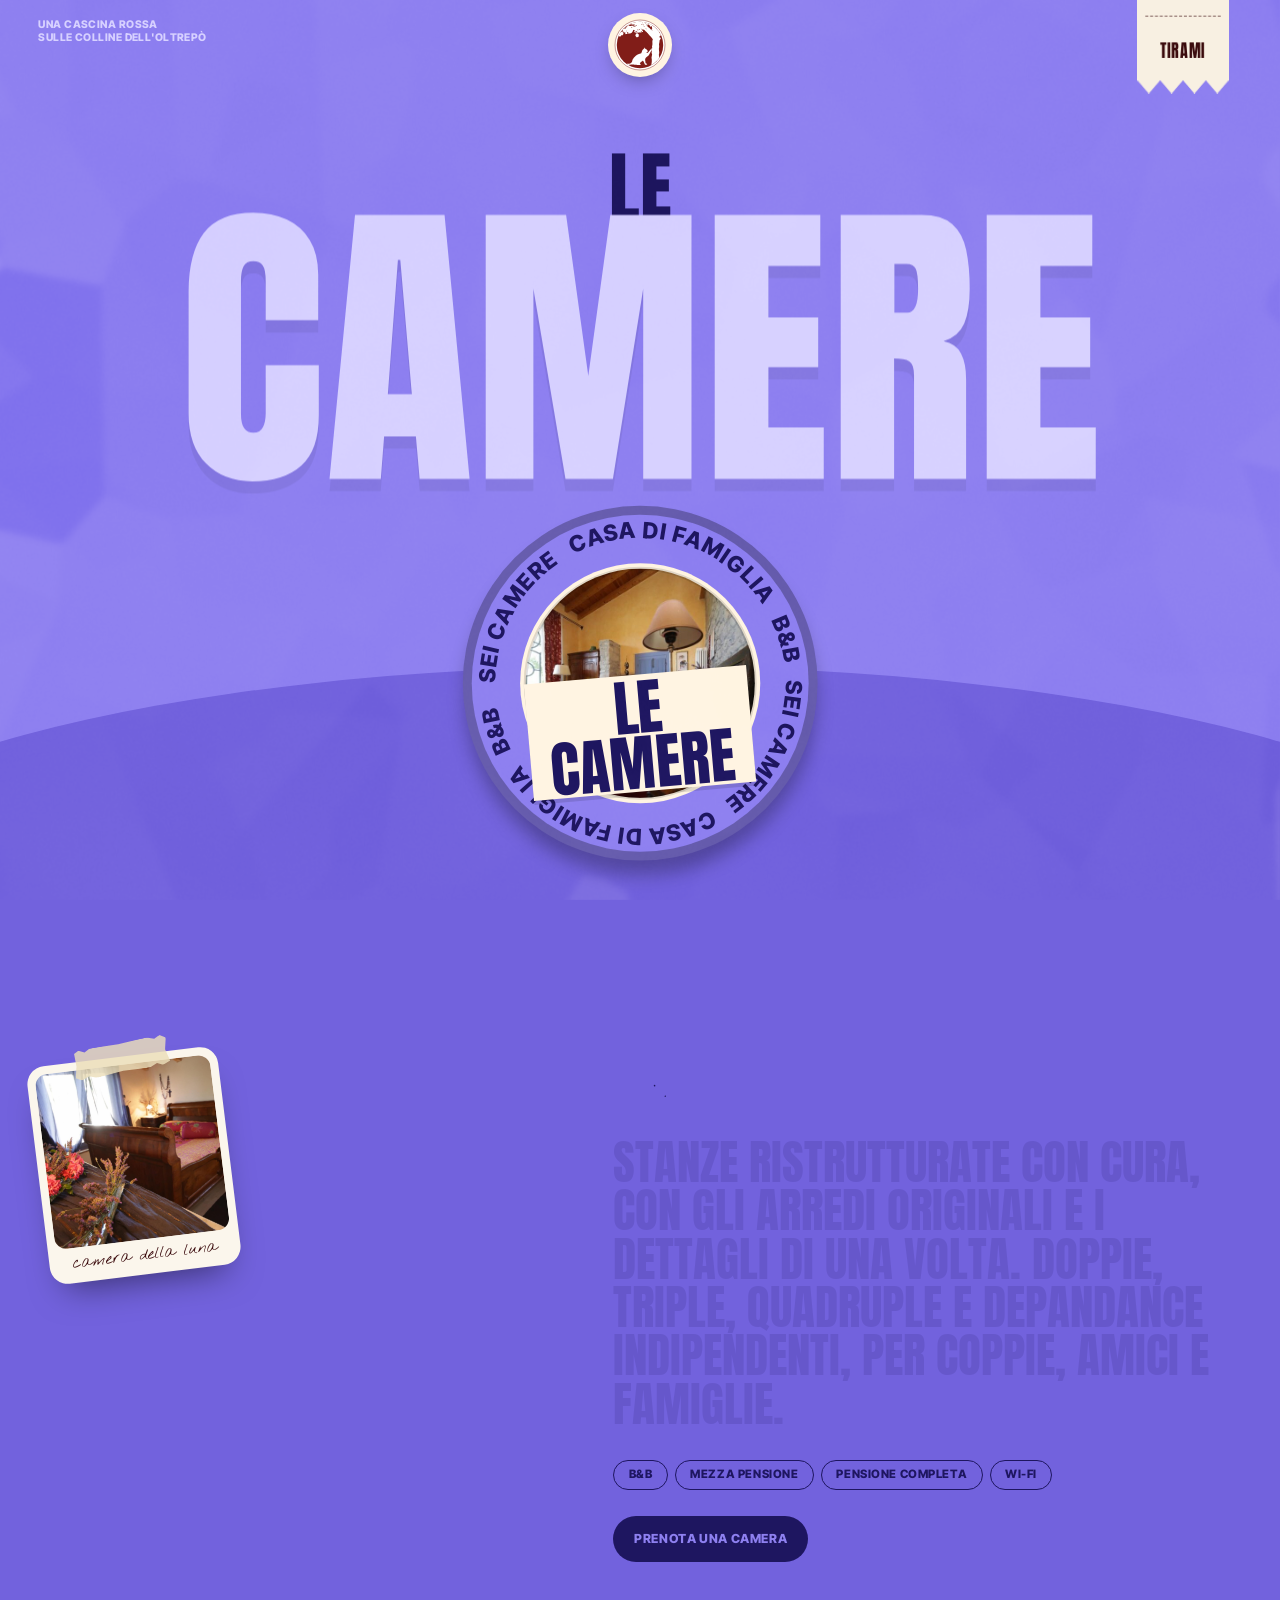
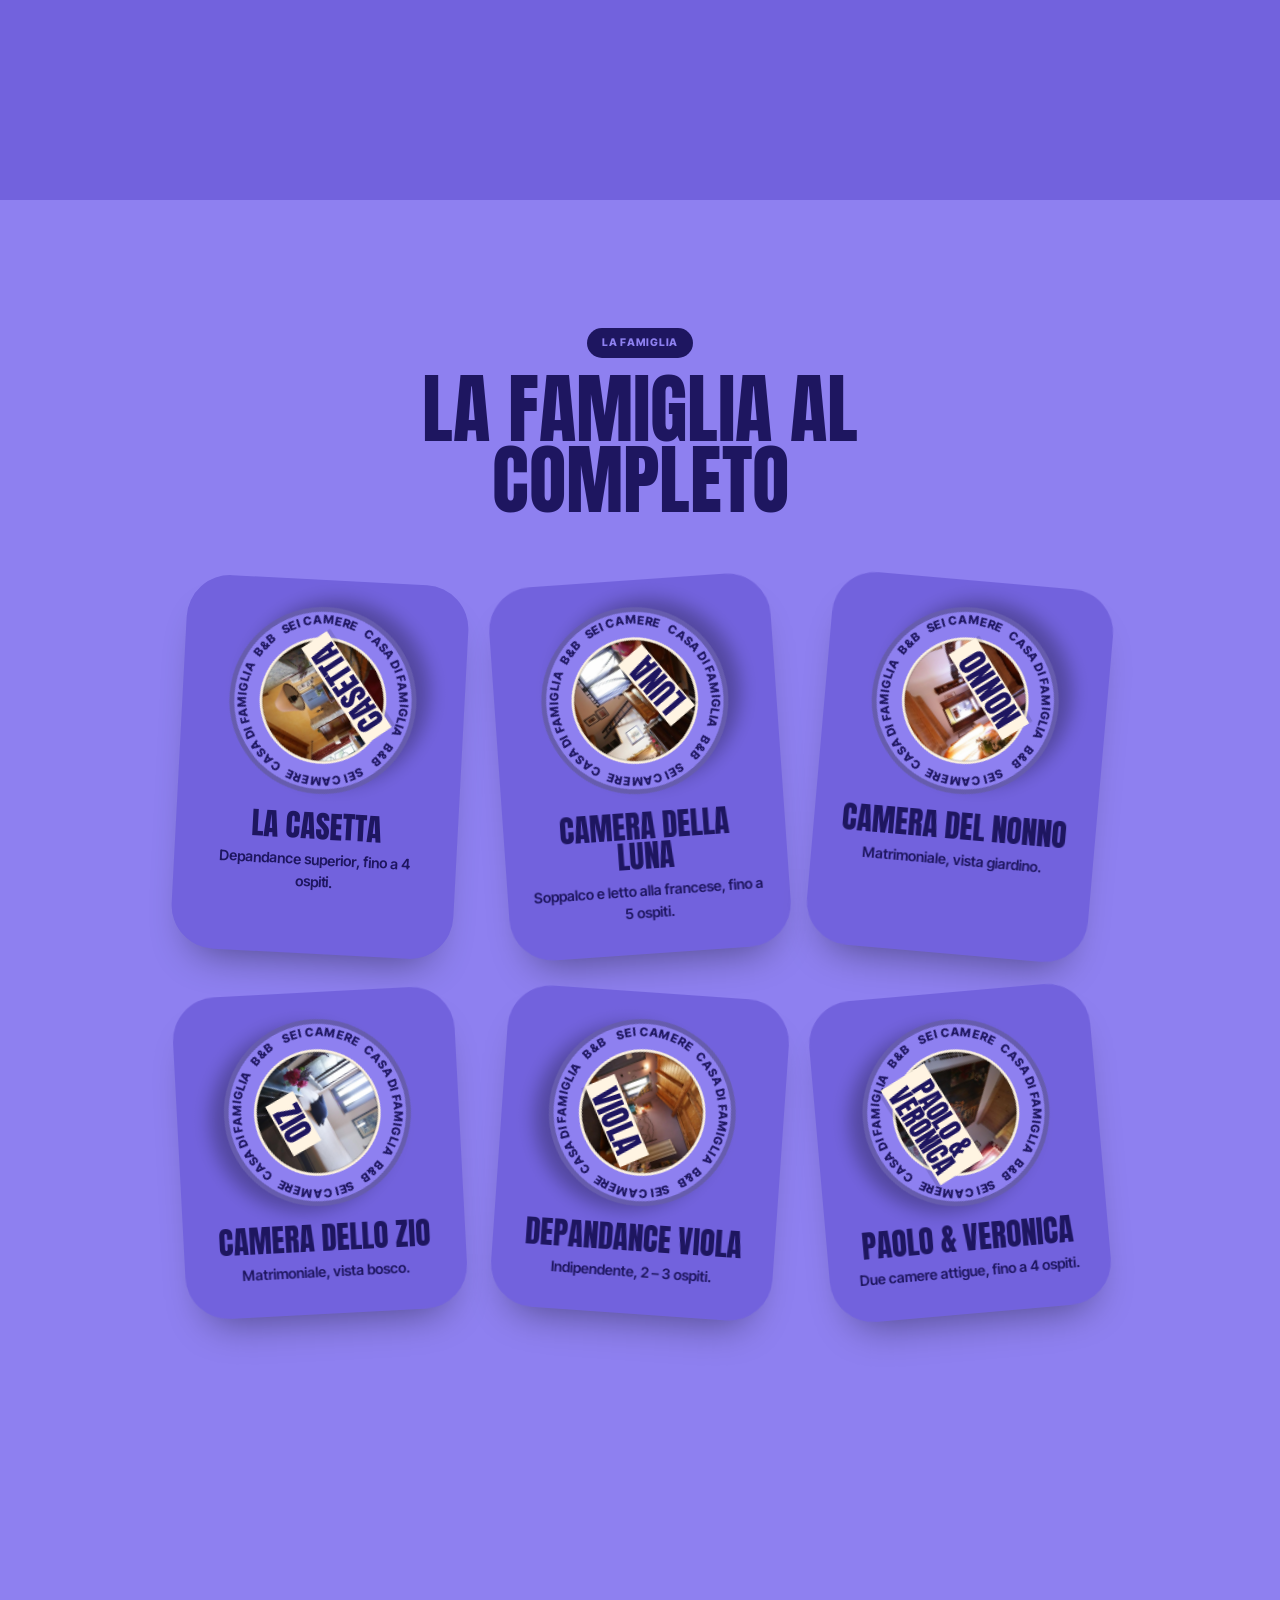
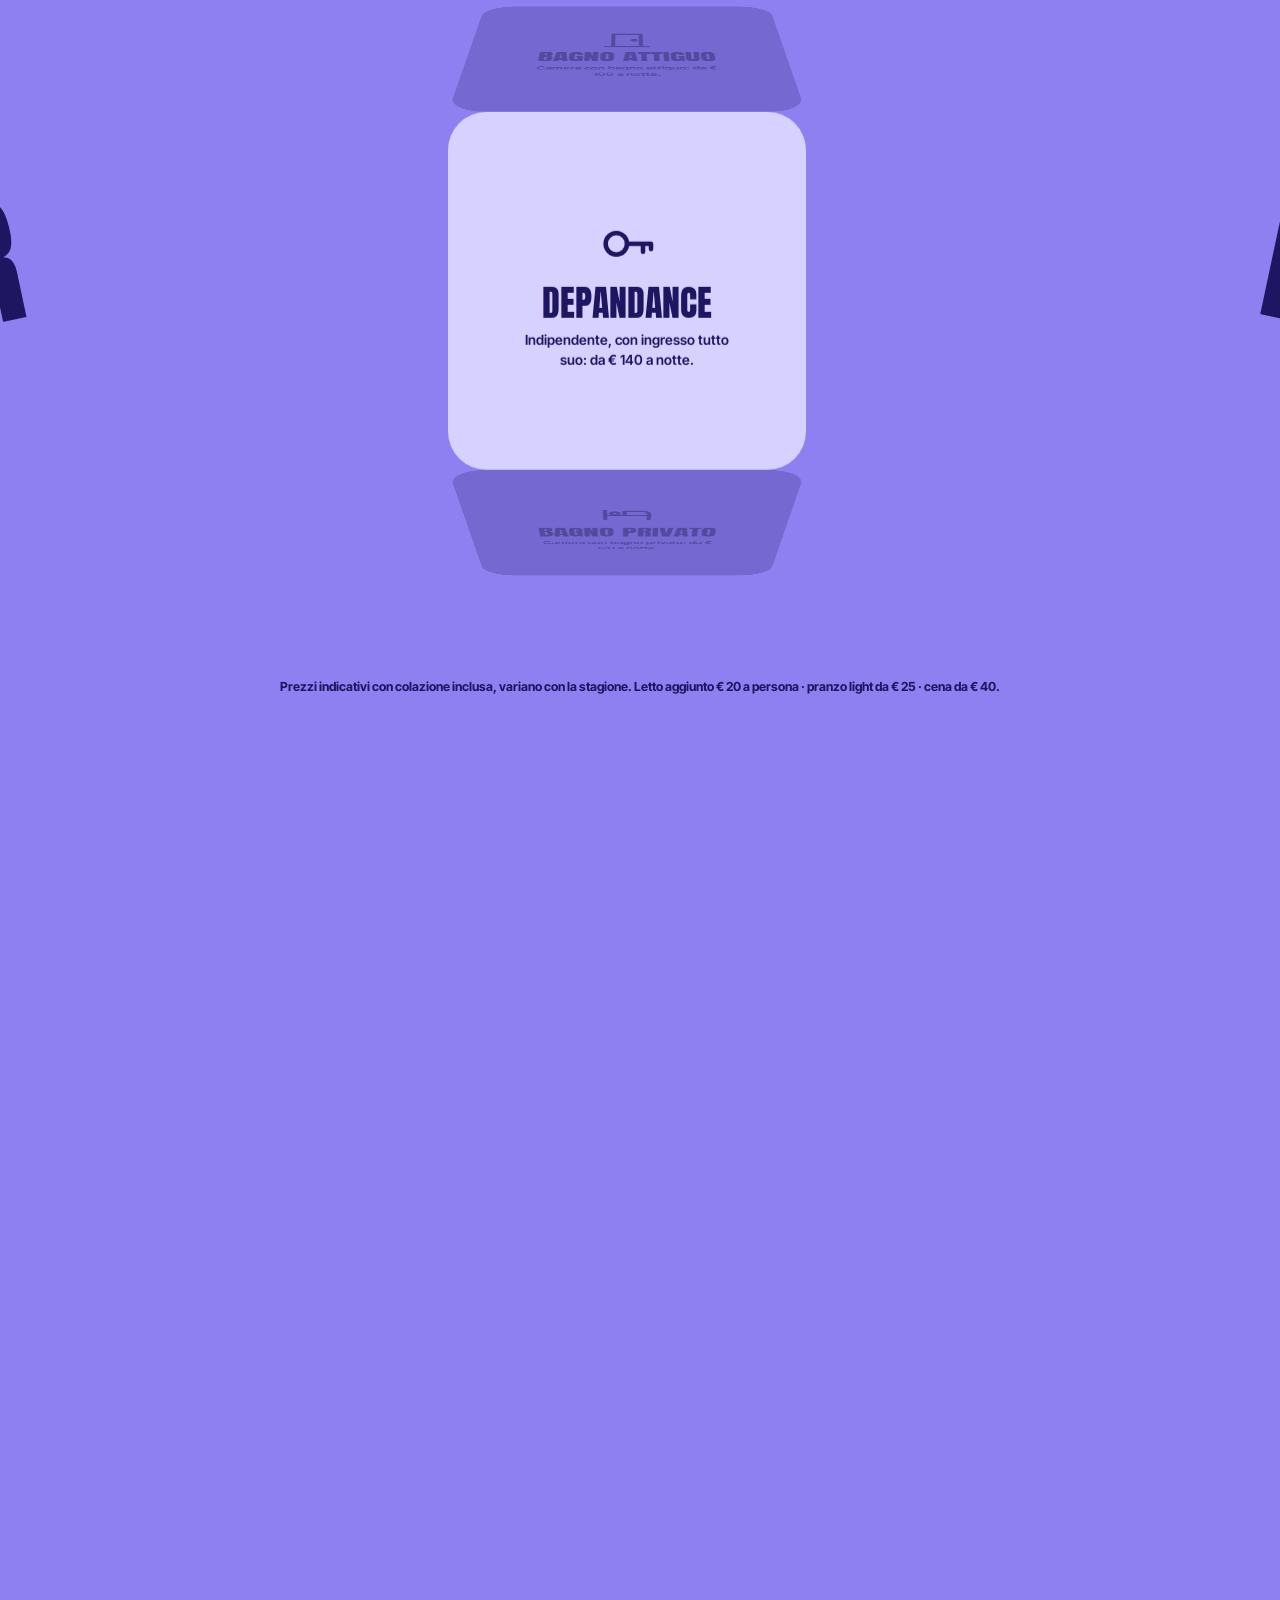
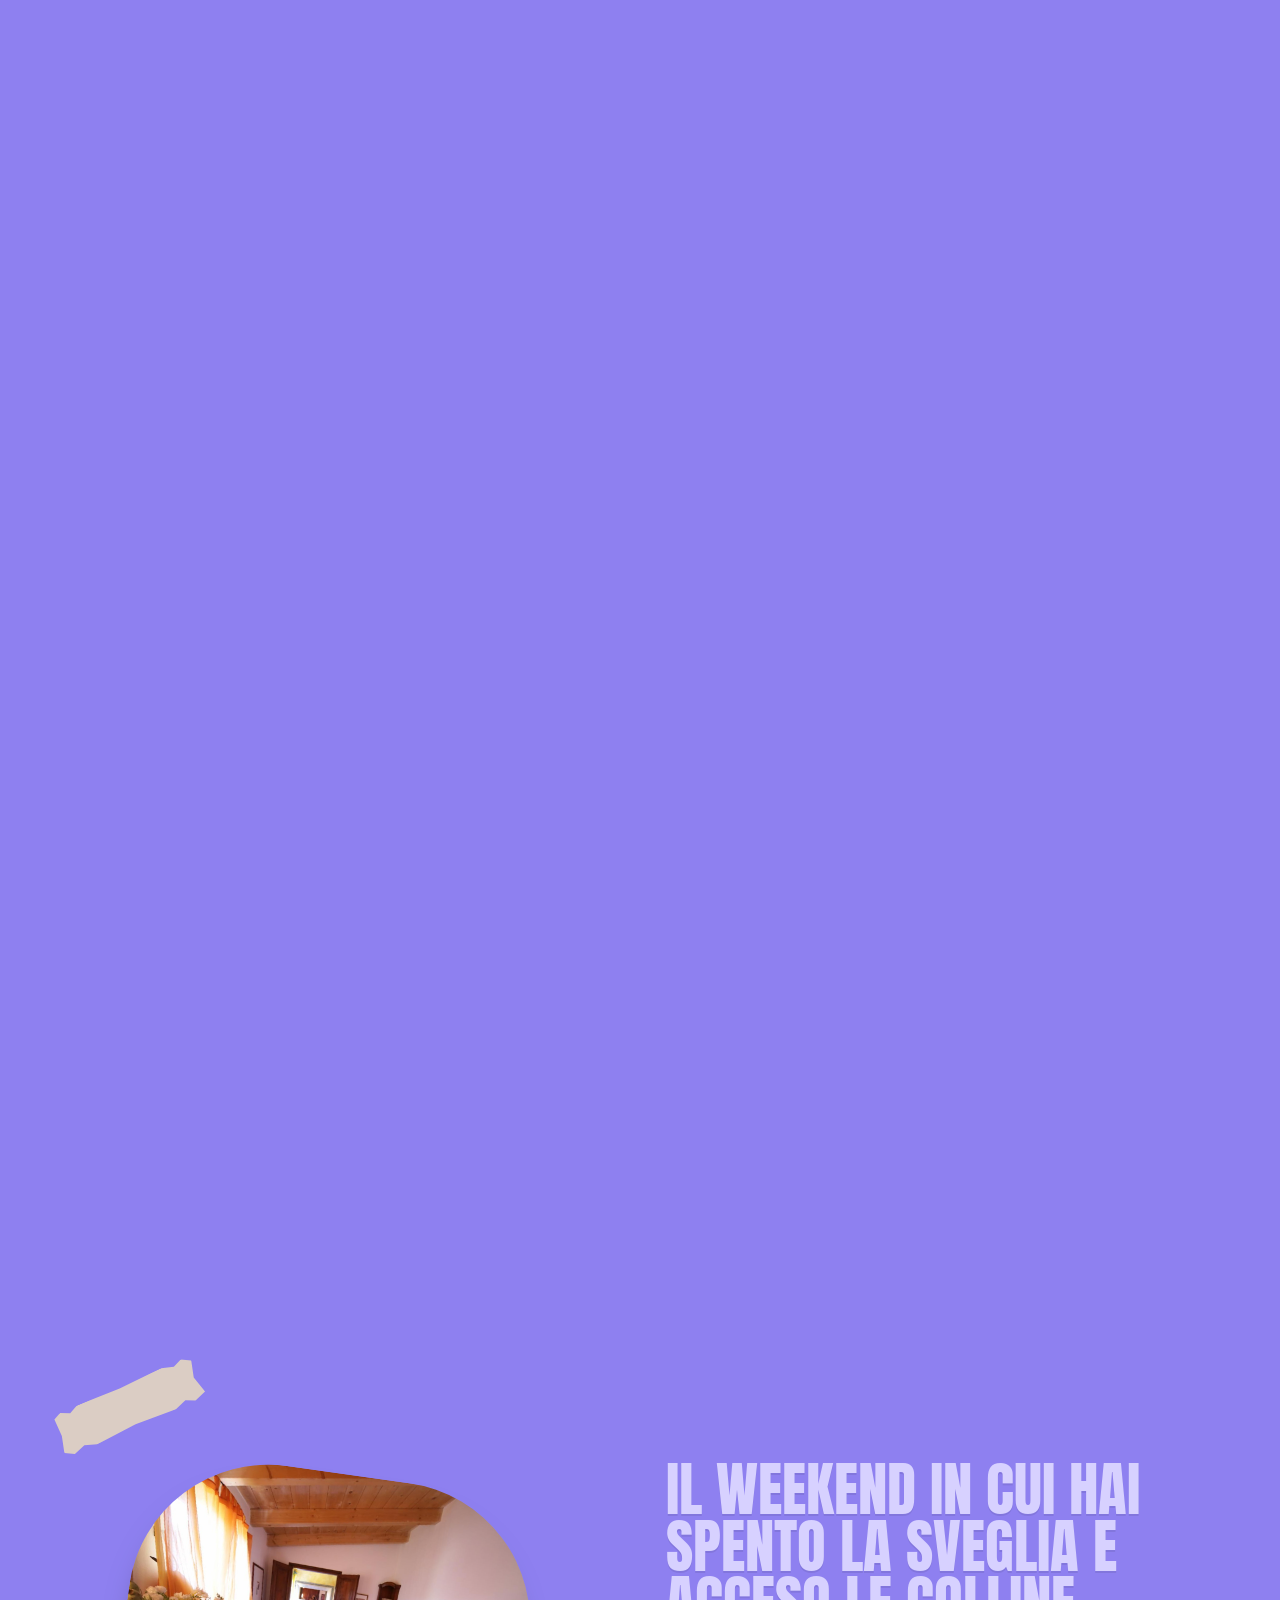
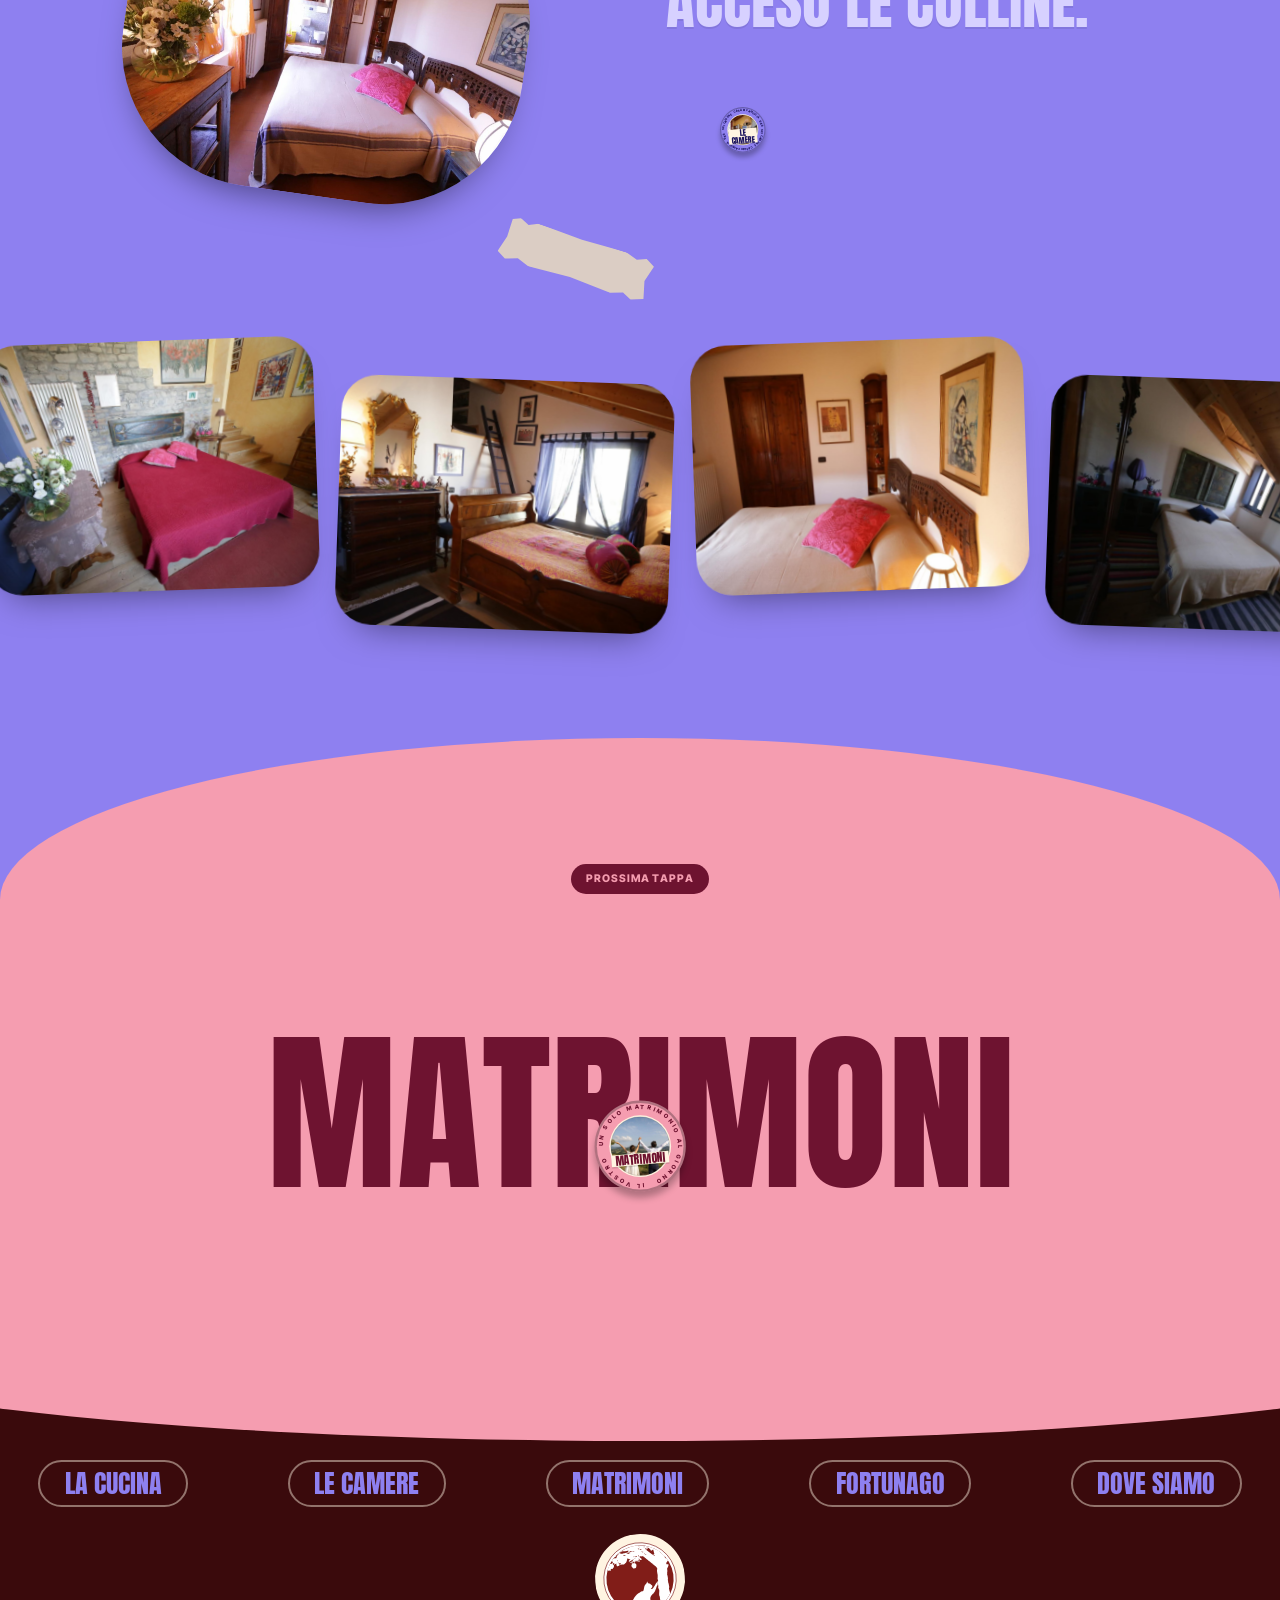
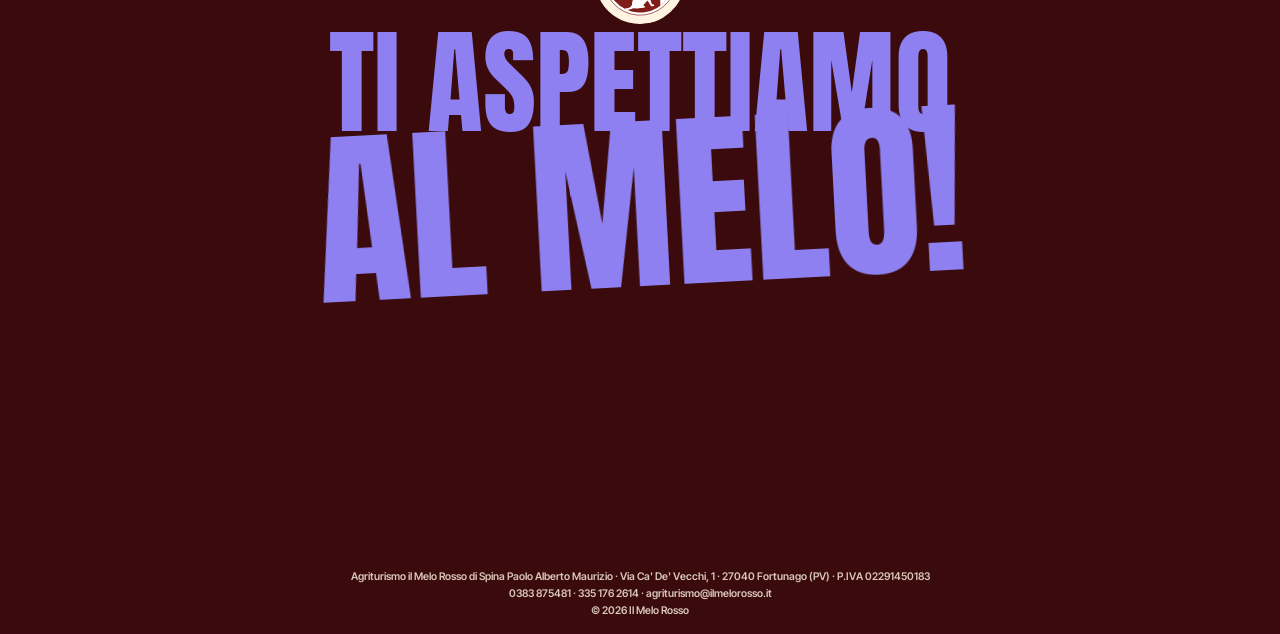
<file: camere.html>
<!doctype html>
<html lang="it" style="--bg:#8E80F0;--ink:#1E1660;--hill:#7262DD;--title:#D7D1FF;--nbg:#F59DB0;--nink:#6E1330;--ntitle:#FFE3EA">
<head>
  <meta charset="utf-8">
  <meta name="viewport" content="width=device-width, initial-scale=1">
  <script>try{if(sessionStorage.getItem("meloArc")){sessionStorage.removeItem("meloArc");var d=document.documentElement;d.classList.add("is-arriving");d.style.setProperty("--arcY",(-innerHeight*1.45)+"px")}}catch(e){}</script>
  <title>Le Camere | Il Melo Rosso · Agriturismo a Fortunago</title>
  <meta name="description" content="Le camere del Melo Rosso a Fortunago: depandance indipendenti e camere con bagno privato o attiguo, in B&amp;B, mezza pensione o pensione completa.">
  <meta name="theme-color" content="#8E80F0">
  <meta property="og:title" content="Le Camere | Il Melo Rosso">
  <meta property="og:description" content="Le camere del Melo Rosso a Fortunago: depandance indipendenti e camere con bagno privato o attiguo, in B&amp;B, mezza pensione o pensione completa.">
  <meta property="og:image" content="assets/img/camere/luna-2.jpg">
  <link rel="icon" type="image/png" href="assets/img/site/logo.png">
  <link rel="preconnect" href="https://fonts.googleapis.com">
  <link rel="preconnect" href="https://fonts.gstatic.com" crossorigin>
  <link rel="stylesheet" href="https://fonts.googleapis.com/css2?family=Anton&family=Inter+Tight:wght@400;500;600;700;800&family=Nothing+You+Could+Do&display=swap">
  <link rel="stylesheet" href="css/style.css?v=202611230851">
  <link rel="stylesheet" href="css/page.css?v=202611230851">
</head>
<body class="is-loading is-page" data-page="camere">

<div class="loader loader--page" aria-hidden="true"></div>
<div class="arcs" aria-hidden="true">
  <span style="--a:#F59DB0"></span><span style="--a:#F58A1F"></span><span style="--a:#F5CF33"></span><span style="--a:#8E80F0"></span><span style="--a:#3A0A0C"></span>
</div>

<!-- HEADER -->
<header class="hdr">
  <p class="hdr__claim">Una cascina rossa<br>sulle colline dell'Oltrepò</p>
  <a class="hdr__logo" href="index.html" aria-label="Il Melo Rosso, torna alla home"><img src="assets/img/logo.svg" alt="Il Melo Rosso" width="64" height="64"></a>
  <button class="tag" aria-expanded="false" aria-controls="menu" aria-label="Apri il menu">
    <span class="tag__string"></span>
    <span class="tag__paper"><span class="tag__txt">Tirami</span></span>
  </button>
</header>

<!-- PULL-DOWN MENU -->
<nav class="menu" id="menu" aria-hidden="true">
  <ul class="menu__list">
    <li><a href="index.html"><img src="assets/img/stk/img-7608.jpg" alt=""><span>Home</span></a></li>
    <li><a href="cucina.html"><img src="assets/img/stk/13175261.jpg" alt=""><span>La cucina</span></a></li>
    <li><a href="camere.html"><img src="assets/img/stk/luna-1.jpg" alt=""><span>Le camere</span></a></li>
    <li><a href="matrimoni.html"><img src="assets/img/stk/13660935-2.jpg" alt=""><span>Matrimoni</span></a></li>
    <li><a href="piscina.html"><img src="assets/img/stk/img-7606.jpg" alt=""><span>Piscina</span></a></li>
    <li><a href="colazione.html"><img src="assets/img/stk/img-7842.jpg" alt=""><span>Colazione</span></a></li>
    <li><a href="fortunago.html"><img src="assets/img/stk/img-7607-1.jpg" alt=""><span>Fortunago</span></a></li>
    <li><a href="#contatti"><img src="assets/img/stk/img-7609-1.jpg" alt=""><span>Contatti</span></a></li>
  </ul>
  <div class="menu__foot">
    <a href="tel:+393351762614">335 176 2614</a>
    <a href="mailto:agriturismo@ilmelorosso.it">agriturismo@ilmelorosso.it</a>
    <span>Via Ca' De' Vecchi 1 · Fortunago (PV)</span>
  </div>
  <p class="menu__hand">tirami su per chiudere <span class="ico ico--up" aria-hidden="true"></span></p>
</nav>

<main>
  <!-- HERO -->
  <section class="ph">
    <span class="pillbox pillbox--ink ph__pill">Dove dormire</span>
    <h1 class="ph__title" style="--len:6"><span class="ph__l1 js-hop-in">Le</span><span class="ph__l2 js-hop-in">Camere</span></h1>
    <div class="ph__stk" data-player="camere"></div>
    <p class="hand ph__hand">sei stanze, una casa di famiglia</p>
    <div class="ph__hill" aria-hidden="true"></div>
  </section>

  <!-- DESCRIZIONE -->
  <section class="pd">
    <div class="pd__left">
      <figure class="pd__card"><i class="tape tape--top"></i><img src="assets/img/camere/luna-2.jpg" alt="camera della luna"><figcaption class="hand">camera della luna</figcaption></figure>
      <div class="pd__land" aria-hidden="true"></div>
    </div>
    <div class="pd__right">
      <p class="pd__txt js-ink">Stanze ristrutturate con cura, con gli arredi originali e i dettagli di una volta. Doppie, triple, quadruple e depandance indipendenti, per coppie, amici e famiglie.</p>
      <ul class="pd__chips"><li>B&amp;B</li><li>mezza pensione</li><li>pensione completa</li><li>wi-fi</li></ul>
      <a class="pill pill--ink" href="tel:+393351762614" data-hop>Prenota una camera</a>
      <svg class="pd__scribble" viewBox="0 0 300 120" aria-hidden="true"><path d="M8,96 C60,20 170,10 280,64"/><path d="M262,46 L282,66 L256,74"/></svg>
    </div>
  </section>

  <!-- VARIANTI -->
  <section class="ps">
    <span class="pillbox pillbox--ink">La famiglia</span>
    <h2 class="ps__title js-hop-in">La famiglia al completo</h2>
    <div class="ps__row ps__row--many">
      <article class="ps__card" style="--r:3deg">
        <div class="ps__stk" data-sib="{&quot;img&quot;: &quot;assets/img/stk/casetta-1.jpg&quot;, &quot;label&quot;: &quot;Casetta&quot;}"></div>
        <h3>La Casetta</h3>
        <p>Depandance superior, fino a 4 ospiti.</p>
      </article>
      <article class="ps__card" style="--r:-4deg">
        <div class="ps__stk" data-sib="{&quot;img&quot;: &quot;assets/img/stk/luna-1.jpg&quot;, &quot;label&quot;: &quot;Luna&quot;}"></div>
        <h3>Camera della Luna</h3>
        <p>Soppalco e letto alla francese, fino a 5 ospiti.</p>
      </article>
      <article class="ps__card" style="--r:5deg">
        <div class="ps__stk" data-sib="{&quot;img&quot;: &quot;assets/img/stk/nonno-1.jpg&quot;, &quot;label&quot;: &quot;Nonno&quot;}"></div>
        <h3>Camera del Nonno</h3>
        <p>Matrimoniale, vista giardino.</p>
      </article>
      <article class="ps__card" style="--r:-3deg">
        <div class="ps__stk" data-sib="{&quot;img&quot;: &quot;assets/img/stk/zio-2.jpg&quot;, &quot;label&quot;: &quot;Zio&quot;}"></div>
        <h3>Camera dello Zio</h3>
        <p>Matrimoniale, vista bosco.</p>
      </article>
      <article class="ps__card" style="--r:4deg">
        <div class="ps__stk" data-sib="{&quot;img&quot;: &quot;assets/img/stk/viola-1.jpg&quot;, &quot;label&quot;: &quot;Viola&quot;}"></div>
        <h3>Depandance Viola</h3>
        <p>Indipendente, 2 – 3 ospiti.</p>
      </article>
      <article class="ps__card" style="--r:-5deg">
        <div class="ps__stk" data-sib="{&quot;img&quot;: &quot;assets/img/stk/pv-1.jpg&quot;, &quot;label&quot;: &quot;Paolo &amp;|Veronica&quot;}"></div>
        <h3>Paolo &amp; Veronica</h3>
        <p>Due camere attigue, fino a 4 ospiti.</p>
      </article>
    </div>
  </section>

  <!-- SUPERPOTERI -->
  <section class="pw" aria-label="Superpoteri">
    <div class="pw__pin">
      <span class="pw__side pw__side--l" aria-hidden="true">Super</span>
      <div class="pw__stack">
        <div class="pw__track">
        <article class="pw__card">
          <svg class="pw__icon" viewBox="0 0 24 24" aria-hidden="true"><circle cx="8" cy="12" r="4"/><path d="M12 12h9M18 12v3M21 12v2"/></svg>
          <h3 class="pw__h" data-text="Depandance">Depandance</h3>
          <p>Indipendente, con ingresso tutto suo: da € 140 a notte.</p>
        </article>
        <article class="pw__card">
          <svg class="pw__icon" viewBox="0 0 24 24" aria-hidden="true"><path d="M3 18V7M3 13h18v5M21 13v-2a3 3 0 0 0-3-3h-7v5"/><circle cx="7" cy="10.5" r="1.6"/></svg>
          <h3 class="pw__h" data-text="Bagno privato">Bagno privato</h3>
          <p>Camera con bagno privato: da € 120 a notte.</p>
        </article>
        <article class="pw__card">
          <svg class="pw__icon" viewBox="0 0 24 24" aria-hidden="true"><path d="M6 21V4h12v17M3 21h18"/><circle cx="15" cy="12.5" r=".8"/></svg>
          <h3 class="pw__h" data-text="Bagno attiguo">Bagno attiguo</h3>
          <p>Camera con bagno attiguo: da € 100 a notte.</p>
        </article>
        </div>
      </div>
      <span class="pw__side pw__side--r" aria-hidden="true">poteri</span>
      <p class="pw__note">Prezzi indicativi con colazione inclusa, variano con la stagione. Letto aggiunto € 20 a persona · pranzo light da € 25 · cena da € 40.</p>
    </div>
  </section>

  <!-- FRASE + GALLERIA -->
  <section class="pq">
    <div class="pq__row">
      <figure class="pq__img"><img src="assets/img/camere/nonno-1.jpg" alt=""></figure>
      <div class="pq__txt">
        <h2 class="js-hop-in">Il weekend in cui hai spento la sveglia e acceso le colline.</h2>
        <div class="pq__stk" data-player="camere"></div>
      </div>
      <i class="tape pq__tape pq__tape--a" aria-hidden="true"></i>
      <i class="tape pq__tape pq__tape--b" aria-hidden="true"></i>
    </div>
    <div class="pq__strip">
      <figure><img src="assets/img/camere/casetta-2.jpg" alt="" loading="lazy"></figure>
      <figure><img src="assets/img/camere/luna-1.jpg" alt="" loading="lazy"></figure>
      <figure><img src="assets/img/camere/nonno-2.jpg" alt="" loading="lazy"></figure>
      <figure><img src="assets/img/camere/zio-1.jpg" alt="" loading="lazy"></figure>
      <figure><img src="assets/img/camere/viola-2.jpg" alt="" loading="lazy"></figure>
      <figure><img src="assets/img/camere/pv-2.jpg" alt="" loading="lazy"></figure>
      <figure><img src="assets/img/camere/casetta-1.jpg" alt="" loading="lazy"></figure>
      <figure><img src="assets/img/camere/viola-1.jpg" alt="" loading="lazy"></figure>
    </div>
  </section>

  <!-- PROSSIMA TAPPA -->
  <section class="pn">
    <a class="pn__link" href="matrimoni.html">
      <span class="pillbox pn__pill">Prossima tappa</span>
      <span class="pn__title">Matrimoni</span>
      <span class="pn__stk" data-player="matrimoni"></span>
    </a>
  </section>
</main>

<!-- FOOTER · PHYSICS -->
<footer class="foot" id="contatti">
  <div class="foot__curve" aria-hidden="true"></div>
  <nav class="foot__nav" aria-label="Footer">
    <a href="cucina.html">La cucina</a>
    <a href="camere.html">Le camere</a>
    <a href="matrimoni.html">Matrimoni</a>
    <a href="fortunago.html">Fortunago</a>
    <a href="https://www.google.com/maps/search/?api=1&amp;query=Agriturismo+Il+Melo+Rosso+Via+Ca%27+De%27+Vecchi+1+Fortunago" target="_blank" rel="noopener">Dove siamo</a>
  </nav>
  <div class="foot__brand">
    <img src="assets/img/logo.svg" alt="" width="90" height="90">
    <p class="foot__big"><span>Ti aspettiamo</span><span>al Melo!</span></p>
  </div>
  <div class="foot__world" aria-label="Gioca: trascina gli adesivi">
    <div class="foot__bodies"></div>
  </div>
  <div class="foot__info">
    <p>Agriturismo il Melo Rosso di Spina Paolo Alberto Maurizio · Via Ca' De' Vecchi, 1 · 27040 Fortunago (PV) · P.IVA 02291450183</p>
    <p><a href="tel:+390383875481">0383 875481</a> · <a href="tel:+393351762614">335 176 2614</a> · <a href="mailto:agriturismo@ilmelorosso.it">agriturismo@ilmelorosso.it</a></p>
    <p>© <span class="js-year">2026</span> Il Melo Rosso</p>
  </div>
</footer>

<div class="lightbox" aria-hidden="true"><img alt=""><button class="lightbox__x">Chiudi</button></div>

<script src="assets/vendor/gsap.min.js"></script>
<script src="assets/vendor/ScrollTrigger.min.js"></script>
<script src="assets/vendor/lenis.min.js"></script>
<script src="assets/vendor/matter.min.js"></script>
<script src="js/core.js?v=202611230851"></script>
<script src="js/page.js?v=202611230851"></script>
</body>
</html>
</file>
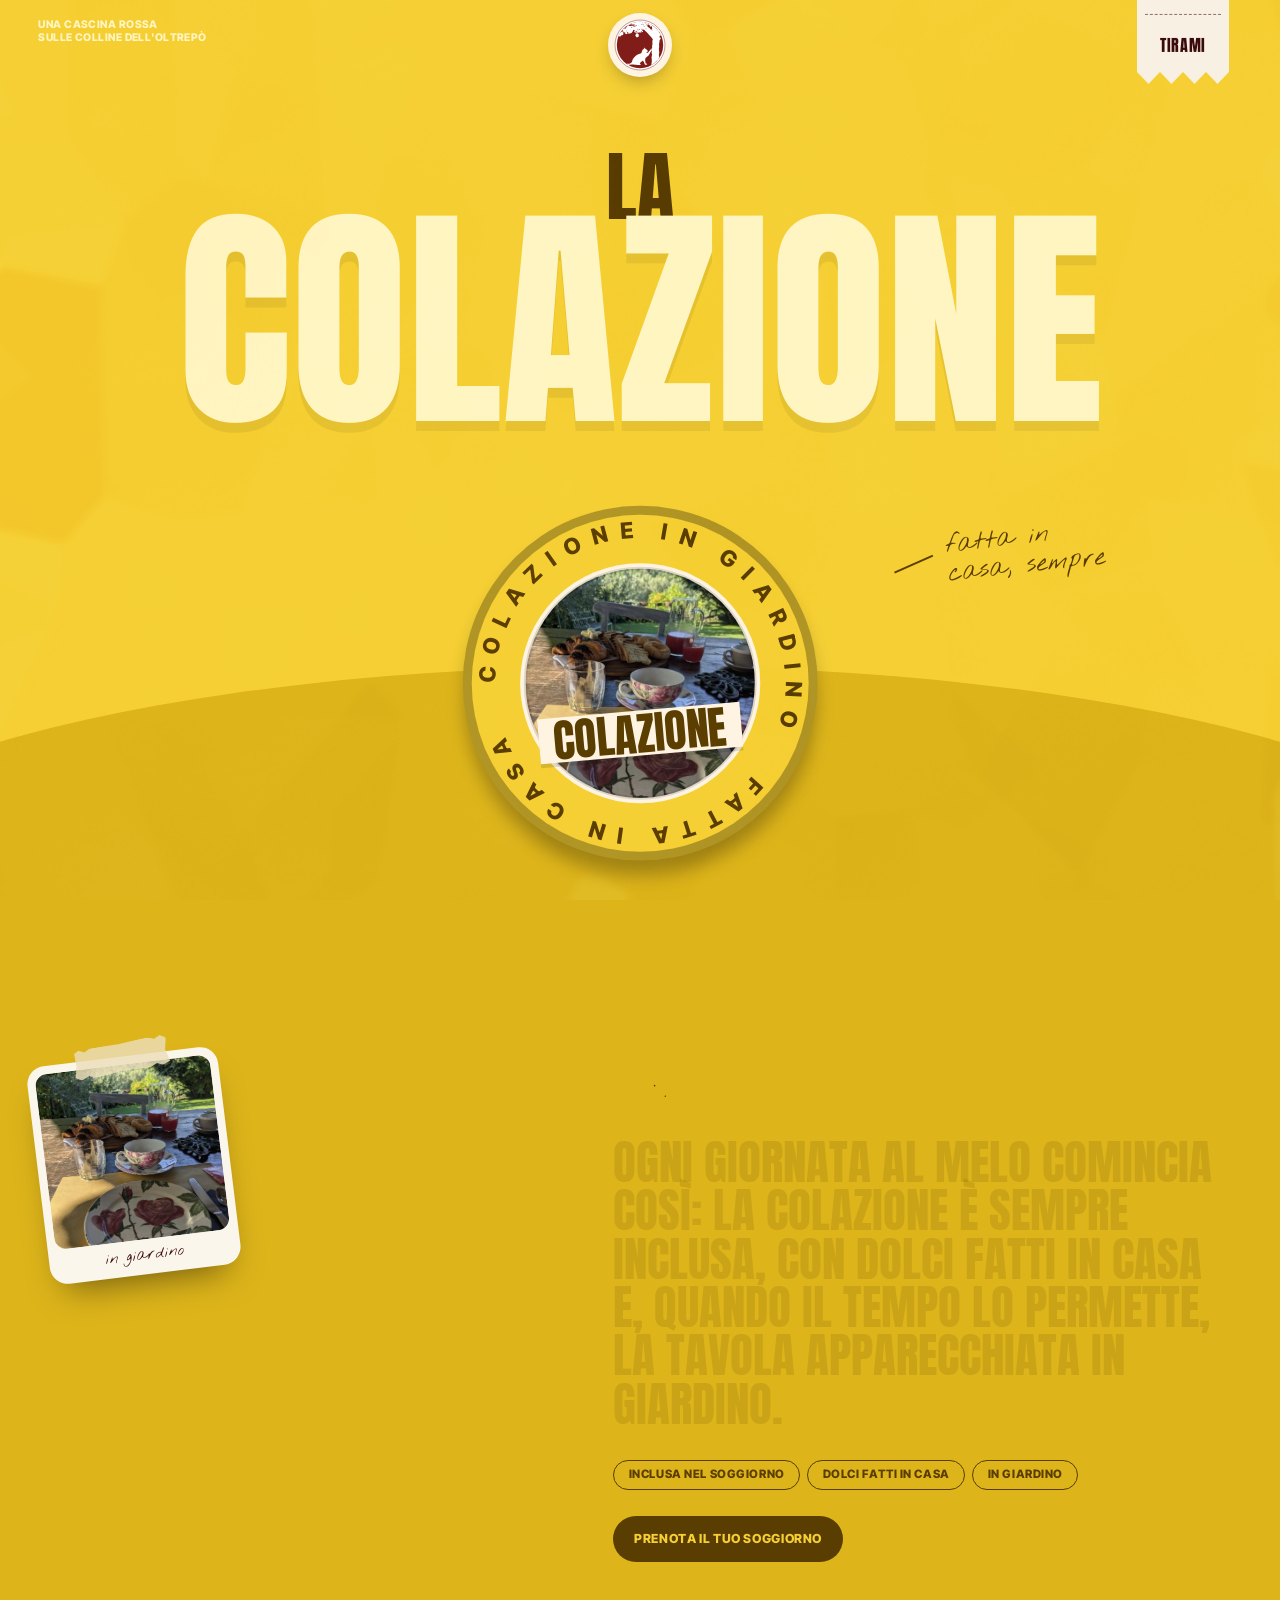
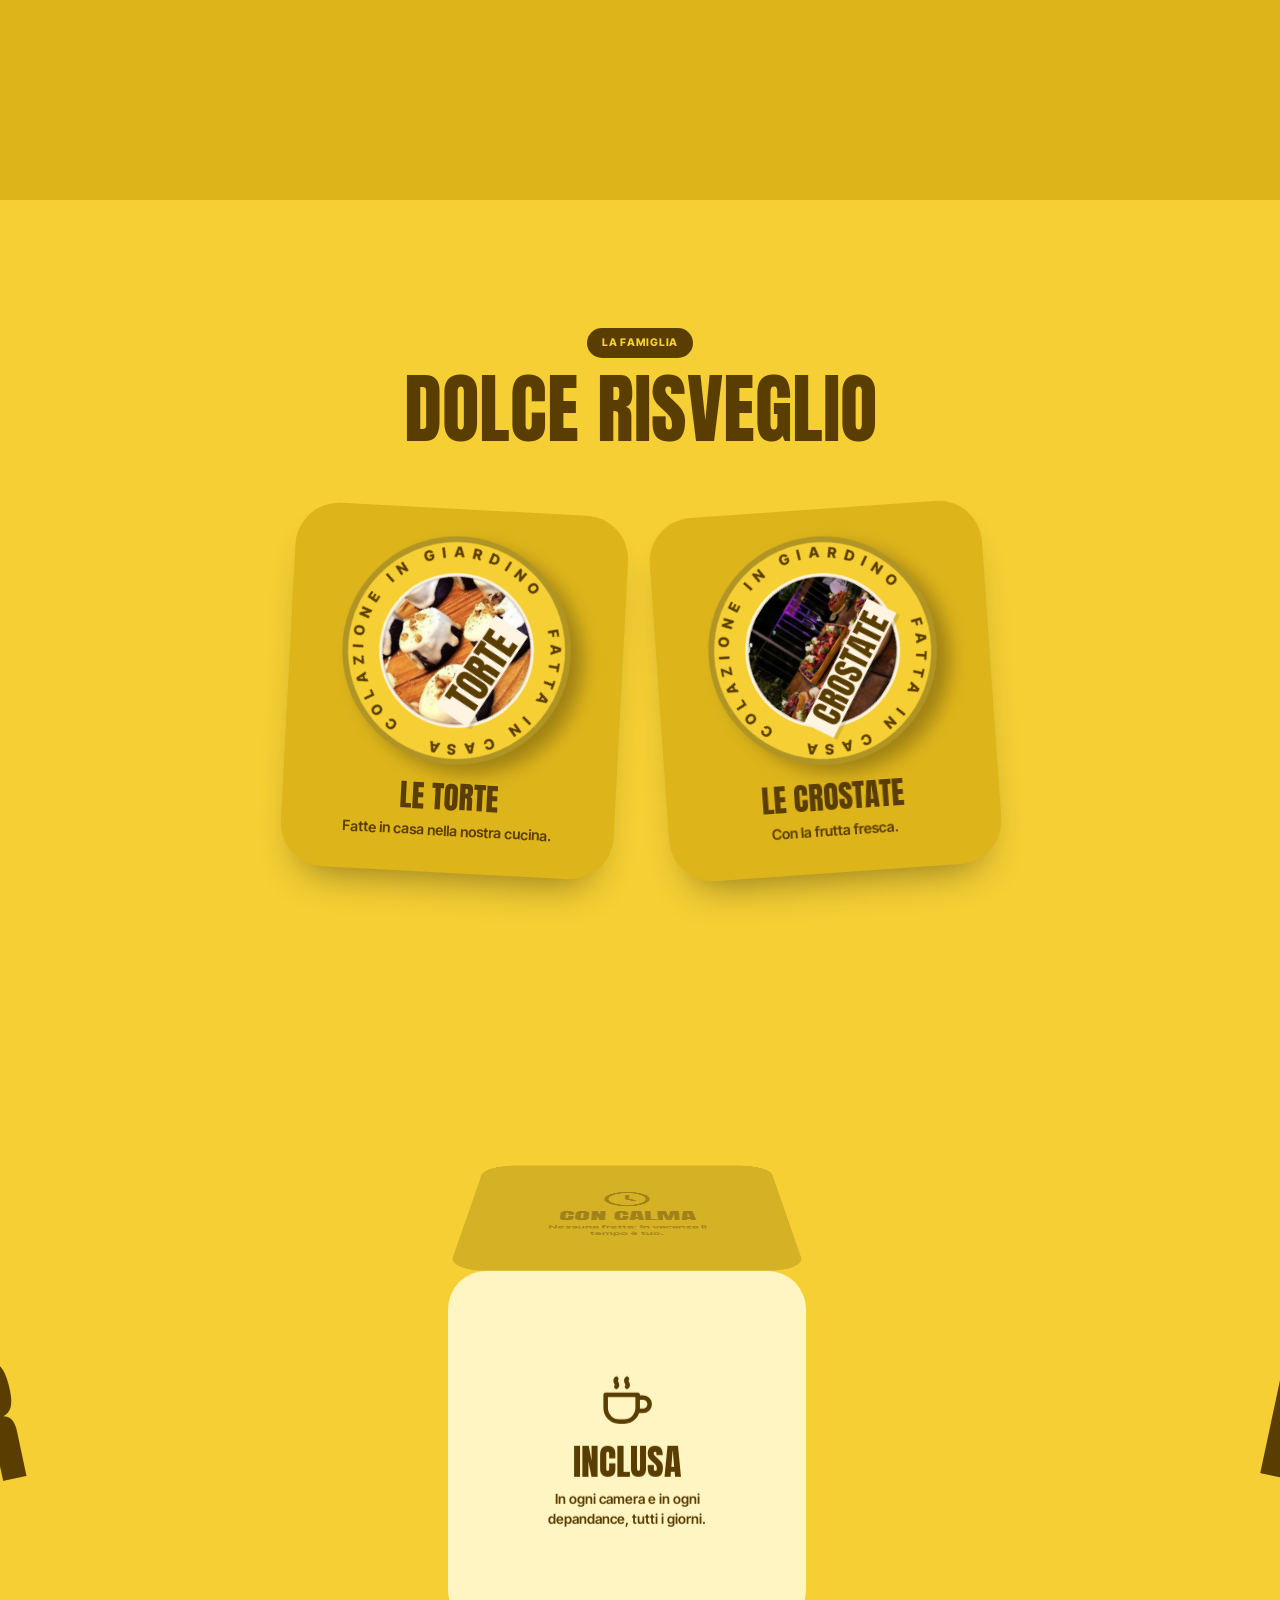
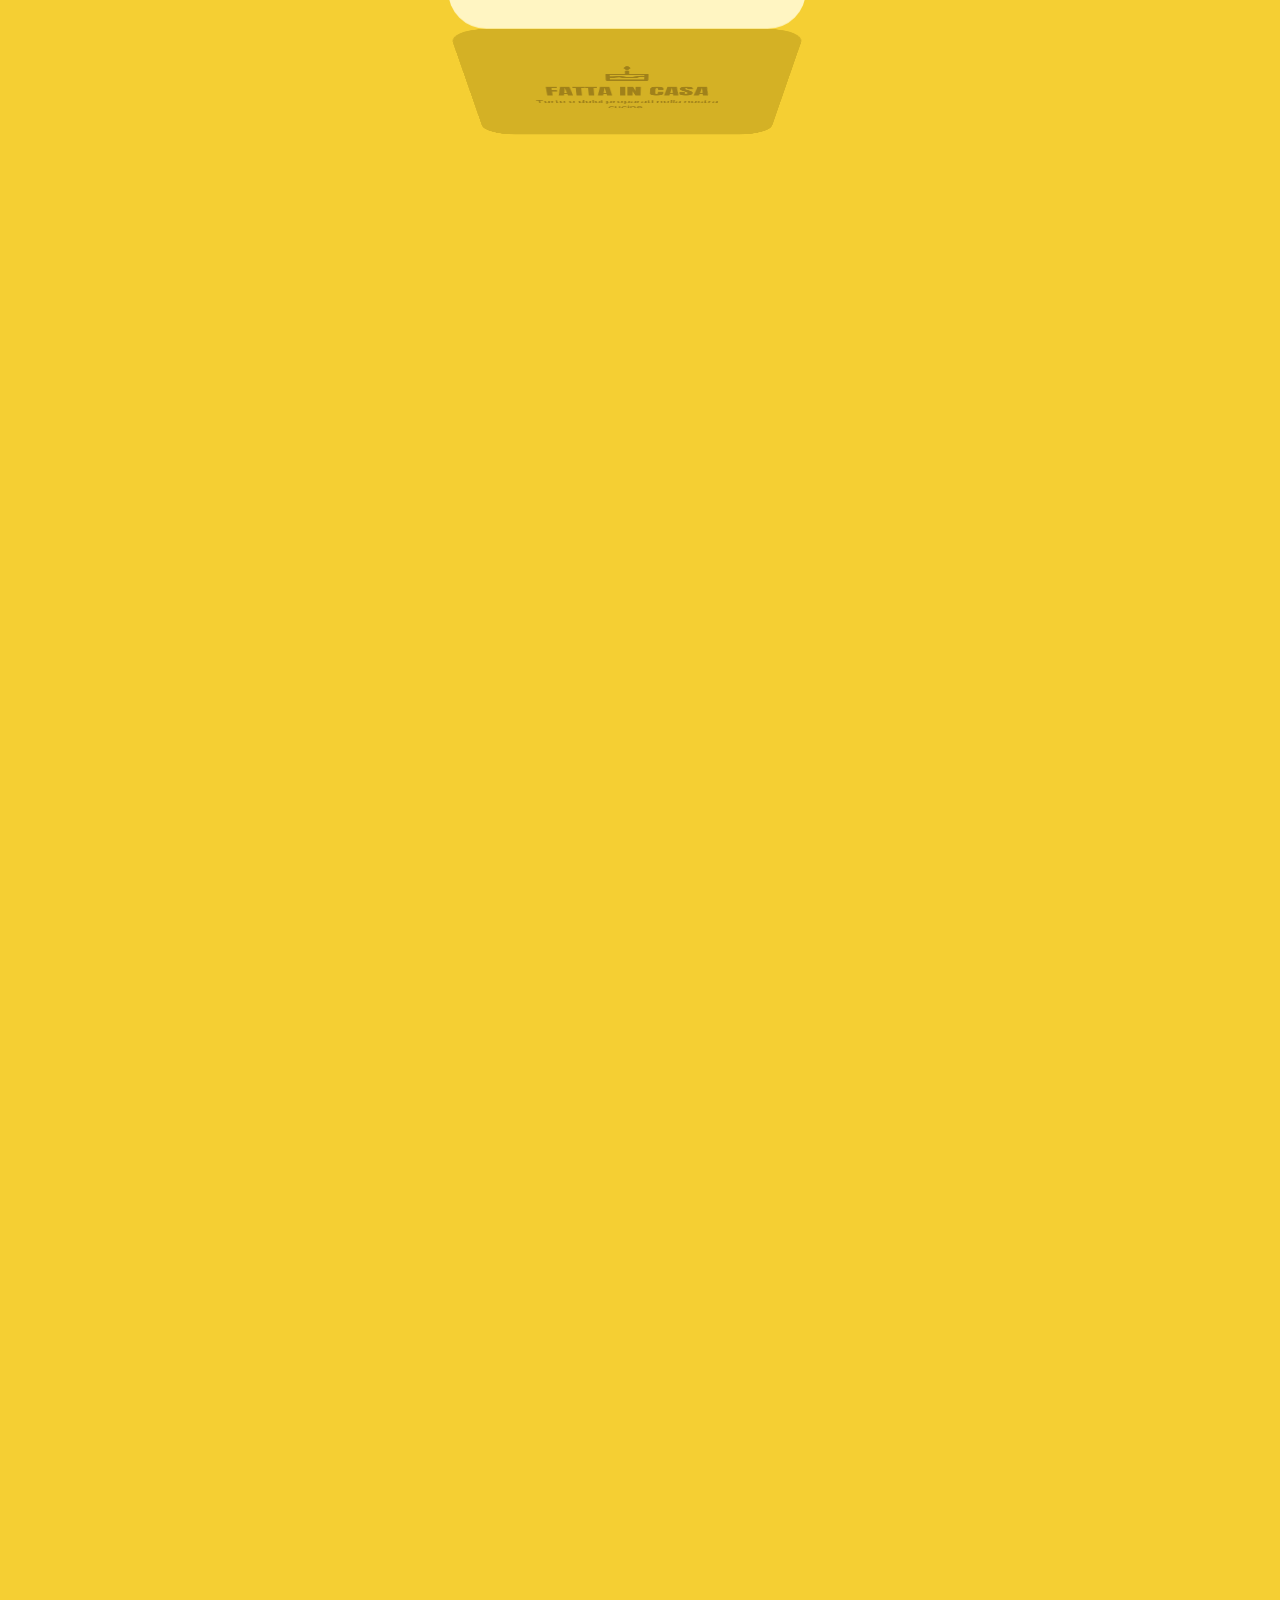
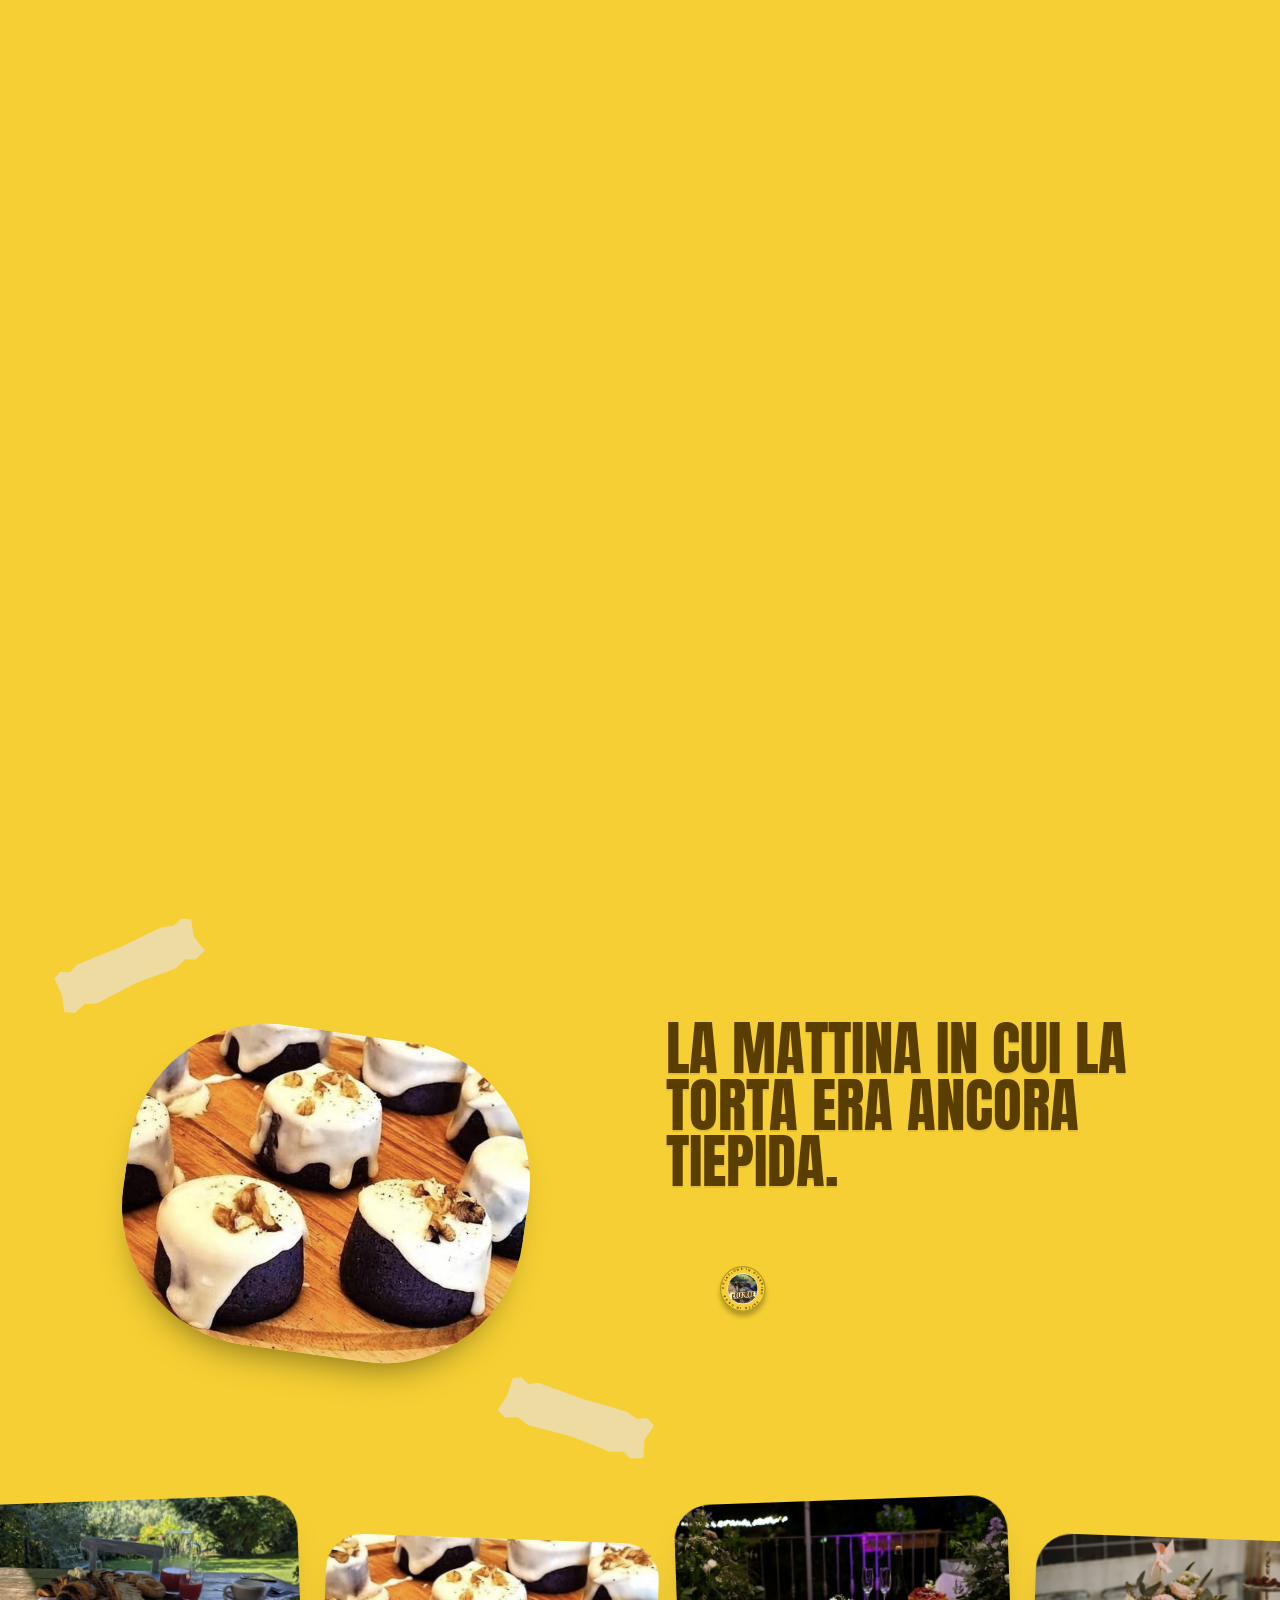
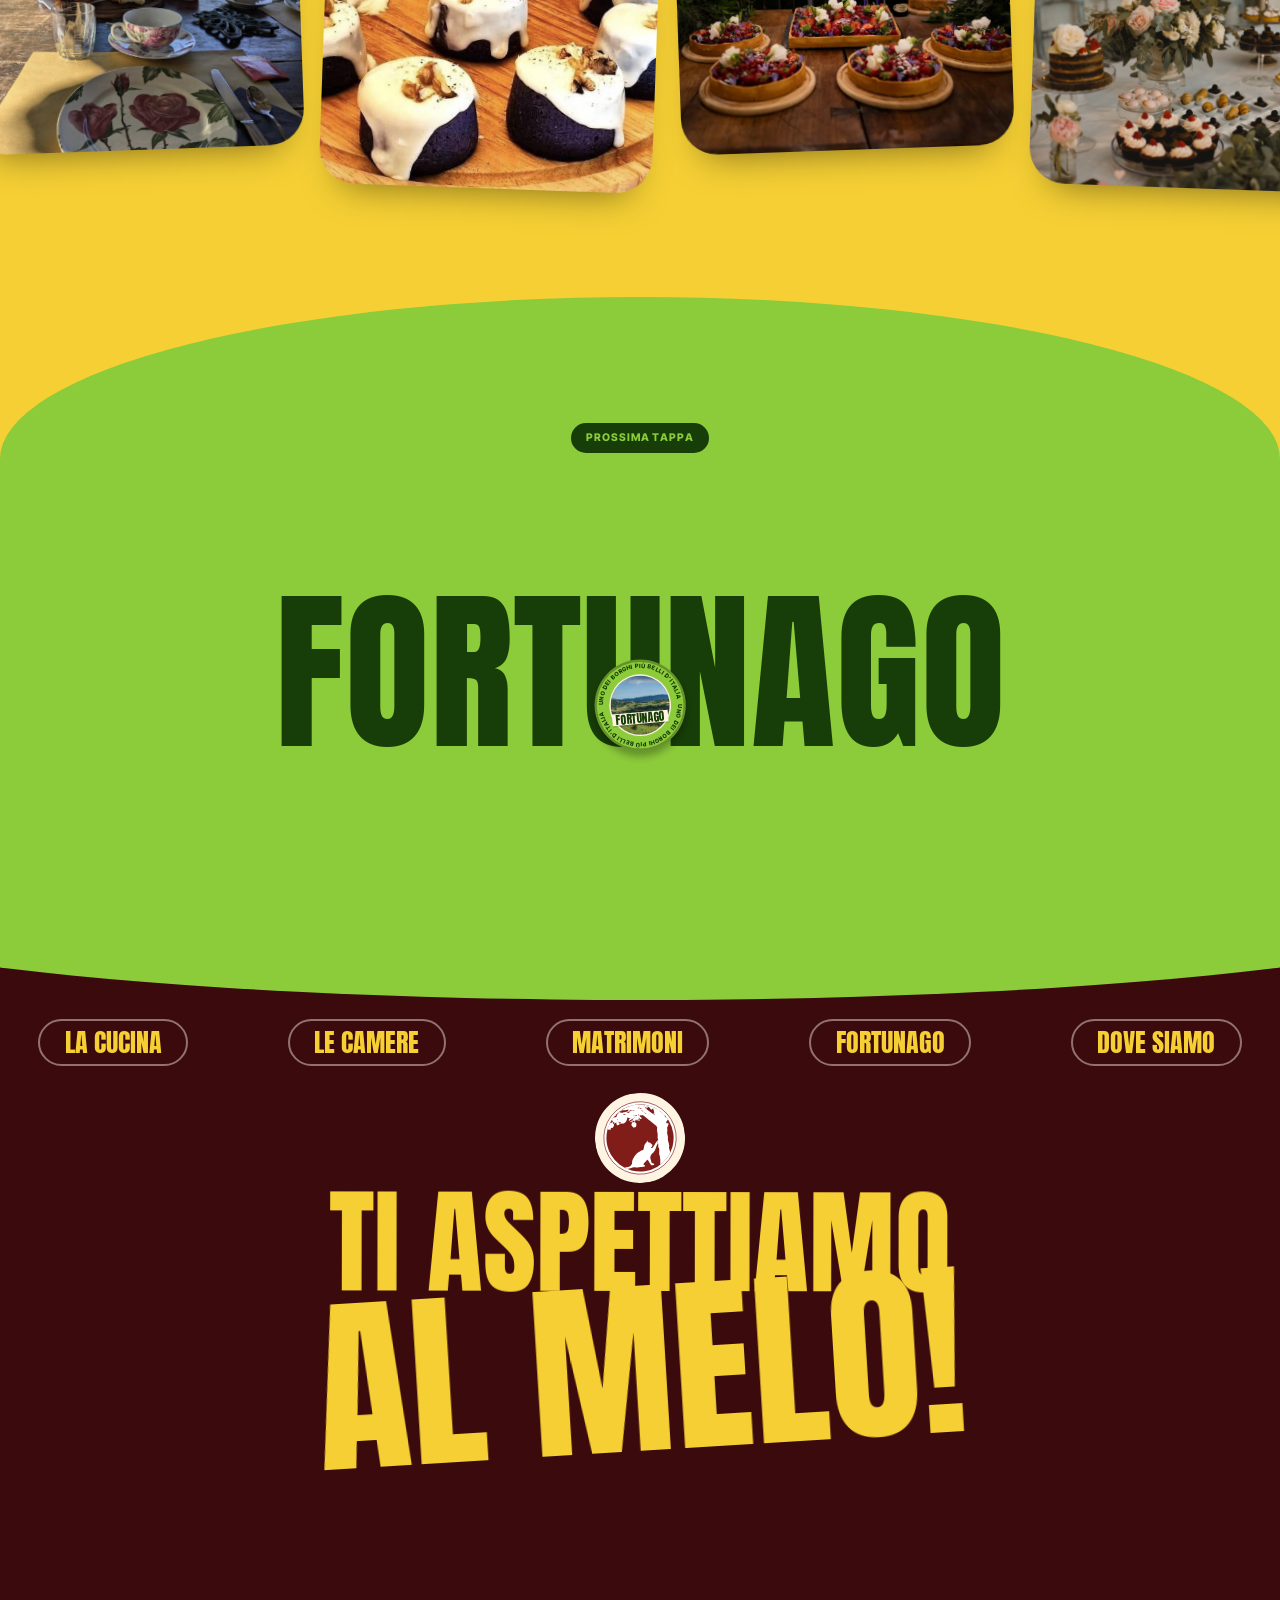
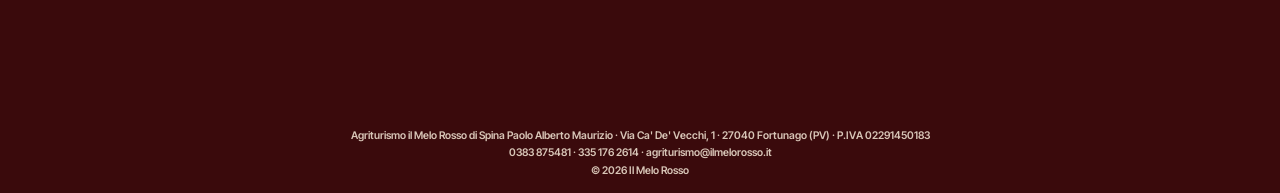
<file: colazione.html>
<!doctype html>
<html lang="it" style="--bg:#F5CF33;--ink:#5A3D00;--hill:#DDB41A;--title:#FFF5C2;--nbg:#8CCB3A;--nink:#173D08;--ntitle:#E8FFC2">
<head>
  <meta charset="utf-8">
  <meta name="viewport" content="width=device-width, initial-scale=1">
  <script>try{if(sessionStorage.getItem("meloArc")){sessionStorage.removeItem("meloArc");var d=document.documentElement;d.classList.add("is-arriving");d.style.setProperty("--arcY",(-innerHeight*1.45)+"px")}}catch(e){}</script>
  <title>La Colazione | Il Melo Rosso · Agriturismo a Fortunago</title>
  <meta name="description" content="La colazione del Melo Rosso: inclusa in ogni soggiorno, con dolci fatti in casa e, quando il tempo lo permette, in giardino.">
  <meta name="theme-color" content="#F5CF33">
  <meta property="og:title" content="La Colazione | Il Melo Rosso">
  <meta property="og:description" content="La colazione del Melo Rosso: inclusa in ogni soggiorno, con dolci fatti in casa e, quando il tempo lo permette, in giardino.">
  <meta property="og:image" content="assets/img/nuove/img-7842.jpg">
  <link rel="icon" type="image/png" href="assets/img/site/logo.png">
  <link rel="preconnect" href="https://fonts.googleapis.com">
  <link rel="preconnect" href="https://fonts.gstatic.com" crossorigin>
  <link rel="stylesheet" href="https://fonts.googleapis.com/css2?family=Anton&family=Inter+Tight:wght@400;500;600;700;800&family=Nothing+You+Could+Do&display=swap">
  <link rel="stylesheet" href="css/style.css?v=202611230851">
  <link rel="stylesheet" href="css/page.css?v=202611230851">
</head>
<body class="is-loading is-page" data-page="colazione">

<div class="loader loader--page" aria-hidden="true"></div>
<div class="arcs" aria-hidden="true">
  <span style="--a:#F59DB0"></span><span style="--a:#F58A1F"></span><span style="--a:#F5CF33"></span><span style="--a:#8E80F0"></span><span style="--a:#3A0A0C"></span>
</div>

<!-- HEADER -->
<header class="hdr">
  <p class="hdr__claim">Una cascina rossa<br>sulle colline dell'Oltrepò</p>
  <a class="hdr__logo" href="index.html" aria-label="Il Melo Rosso, torna alla home"><img src="assets/img/logo.svg" alt="Il Melo Rosso" width="64" height="64"></a>
  <button class="tag" aria-expanded="false" aria-controls="menu" aria-label="Apri il menu">
    <span class="tag__string"></span>
    <span class="tag__paper"><span class="tag__txt">Tirami</span></span>
  </button>
</header>

<!-- PULL-DOWN MENU -->
<nav class="menu" id="menu" aria-hidden="true">
  <ul class="menu__list">
    <li><a href="index.html"><img src="assets/img/stk/img-7608.jpg" alt=""><span>Home</span></a></li>
    <li><a href="cucina.html"><img src="assets/img/stk/13175261.jpg" alt=""><span>La cucina</span></a></li>
    <li><a href="camere.html"><img src="assets/img/stk/luna-1.jpg" alt=""><span>Le camere</span></a></li>
    <li><a href="matrimoni.html"><img src="assets/img/stk/13660935-2.jpg" alt=""><span>Matrimoni</span></a></li>
    <li><a href="piscina.html"><img src="assets/img/stk/img-7606.jpg" alt=""><span>Piscina</span></a></li>
    <li><a href="colazione.html"><img src="assets/img/stk/img-7842.jpg" alt=""><span>Colazione</span></a></li>
    <li><a href="fortunago.html"><img src="assets/img/stk/img-7607-1.jpg" alt=""><span>Fortunago</span></a></li>
    <li><a href="#contatti"><img src="assets/img/stk/img-7609-1.jpg" alt=""><span>Contatti</span></a></li>
  </ul>
  <div class="menu__foot">
    <a href="tel:+393351762614">335 176 2614</a>
    <a href="mailto:agriturismo@ilmelorosso.it">agriturismo@ilmelorosso.it</a>
    <span>Via Ca' De' Vecchi 1 · Fortunago (PV)</span>
  </div>
  <p class="menu__hand">tirami su per chiudere <span class="ico ico--up" aria-hidden="true"></span></p>
</nav>

<main>
  <!-- HERO -->
  <section class="ph">
    <span class="pillbox pillbox--ink ph__pill">Buongiorno!</span>
    <h1 class="ph__title" style="--len:9"><span class="ph__l1 js-hop-in">La</span><span class="ph__l2 js-hop-in">Colazione</span></h1>
    <div class="ph__stk" data-player="colazione"></div>
    <p class="hand ph__hand">fatta in casa, sempre</p>
    <div class="ph__hill" aria-hidden="true"></div>
  </section>

  <!-- DESCRIZIONE -->
  <section class="pd">
    <div class="pd__left">
      <figure class="pd__card"><i class="tape tape--top"></i><img src="assets/img/nuove/img-7842.jpg" alt="in giardino"><figcaption class="hand">in giardino</figcaption></figure>
      <div class="pd__land" aria-hidden="true"></div>
    </div>
    <div class="pd__right">
      <p class="pd__txt js-ink">Ogni giornata al Melo comincia così: la colazione è sempre inclusa, con dolci fatti in casa e, quando il tempo lo permette, la tavola apparecchiata in giardino.</p>
      <ul class="pd__chips"><li>inclusa nel soggiorno</li><li>dolci fatti in casa</li><li>in giardino</li></ul>
      <a class="pill pill--ink" href="tel:+393351762614" data-hop>Prenota il tuo soggiorno</a>
      <svg class="pd__scribble" viewBox="0 0 300 120" aria-hidden="true"><path d="M8,96 C60,20 170,10 280,64"/><path d="M262,46 L282,66 L256,74"/></svg>
    </div>
  </section>

  <!-- VARIANTI -->
  <section class="ps">
    <span class="pillbox pillbox--ink">La famiglia</span>
    <h2 class="ps__title js-hop-in">Dolce risveglio</h2>
    <div class="ps__row">
      <article class="ps__card" style="--r:3deg">
        <div class="ps__stk" data-sib="{&quot;img&quot;: &quot;assets/img/nuove/img-7609-1.jpg&quot;, &quot;label&quot;: &quot;Torte&quot;}"></div>
        <h3>Le torte</h3>
        <p>Fatte in casa nella nostra cucina.</p>
      </article>
      <article class="ps__card" style="--r:-4deg">
        <div class="ps__stk" data-sib="{&quot;img&quot;: &quot;assets/img/nuove/13175261.jpg&quot;, &quot;label&quot;: &quot;Crostate&quot;}"></div>
        <h3>Le crostate</h3>
        <p>Con la frutta fresca.</p>
      </article>
    </div>
  </section>

  <!-- SUPERPOTERI -->
  <section class="pw" aria-label="Superpoteri">
    <div class="pw__pin">
      <span class="pw__side pw__side--l" aria-hidden="true">Super</span>
      <div class="pw__stack">
        <div class="pw__track">
        <article class="pw__card">
          <svg class="pw__icon" viewBox="0 0 24 24" aria-hidden="true"><path d="M4 9h12v5a5 5 0 0 1-5 5H9a5 5 0 0 1-5-5zM16 10h2a2.5 2.5 0 0 1 0 5h-2M8 3c-1 1 1 2 0 3M12 3c-1 1 1 2 0 3"/></svg>
          <h3 class="pw__h" data-text="Inclusa">Inclusa</h3>
          <p>In ogni camera e in ogni depandance, tutti i giorni.</p>
        </article>
        <article class="pw__card">
          <svg class="pw__icon" viewBox="0 0 24 24" aria-hidden="true"><path d="M4 20h16v-7H4zM4 16c2 1 4-1 6 0s4 1 6 0 3-1 4 0M12 13V9M12 6.5c-1-1 0-2.5 0-2.5s1 1.5 0 2.5"/></svg>
          <h3 class="pw__h" data-text="Fatta in casa">Fatta in casa</h3>
          <p>Torte e dolci preparati nella nostra cucina.</p>
        </article>
        <article class="pw__card">
          <svg class="pw__icon" viewBox="0 0 24 24" aria-hidden="true"><circle cx="12" cy="12" r="9"/><path d="M12 7v5l3 2"/></svg>
          <h3 class="pw__h" data-text="Con calma">Con calma</h3>
          <p>Nessuna fretta: in vacanza il tempo è tuo.</p>
        </article>
        </div>
      </div>
      <span class="pw__side pw__side--r" aria-hidden="true">poteri</span>
      
    </div>
  </section>

  <!-- FRASE + GALLERIA -->
  <section class="pq">
    <div class="pq__row">
      <figure class="pq__img"><img src="assets/img/nuove/img-7609-1.jpg" alt=""></figure>
      <div class="pq__txt">
        <h2 class="js-hop-in">La mattina in cui la torta era ancora tiepida.</h2>
        <div class="pq__stk" data-player="colazione"></div>
      </div>
      <i class="tape pq__tape pq__tape--a" aria-hidden="true"></i>
      <i class="tape pq__tape pq__tape--b" aria-hidden="true"></i>
    </div>
    <div class="pq__strip">
      <figure><img src="assets/img/nuove/img-7842.jpg" alt="" loading="lazy"></figure>
      <figure><img src="assets/img/nuove/img-7609-1.jpg" alt="" loading="lazy"></figure>
      <figure><img src="assets/img/nuove/13175261.jpg" alt="" loading="lazy"></figure>
      <figure><img src="assets/img/site/508g.jpg" alt="" loading="lazy"></figure>
      <figure><img src="assets/img/nuove/img-7843.jpg" alt="" loading="lazy"></figure>
      <figure><img src="assets/img/nuove/img-7608.jpg" alt="" loading="lazy"></figure>
      <figure><img src="assets/img/nuove/img-7838.jpg" alt="" loading="lazy"></figure>
    </div>
  </section>

  <!-- PROSSIMA TAPPA -->
  <section class="pn">
    <a class="pn__link" href="fortunago.html">
      <span class="pillbox pn__pill">Prossima tappa</span>
      <span class="pn__title">Fortunago</span>
      <span class="pn__stk" data-player="fortunago"></span>
    </a>
  </section>
</main>

<!-- FOOTER · PHYSICS -->
<footer class="foot" id="contatti">
  <div class="foot__curve" aria-hidden="true"></div>
  <nav class="foot__nav" aria-label="Footer">
    <a href="cucina.html">La cucina</a>
    <a href="camere.html">Le camere</a>
    <a href="matrimoni.html">Matrimoni</a>
    <a href="fortunago.html">Fortunago</a>
    <a href="https://www.google.com/maps/search/?api=1&amp;query=Agriturismo+Il+Melo+Rosso+Via+Ca%27+De%27+Vecchi+1+Fortunago" target="_blank" rel="noopener">Dove siamo</a>
  </nav>
  <div class="foot__brand">
    <img src="assets/img/logo.svg" alt="" width="90" height="90">
    <p class="foot__big"><span>Ti aspettiamo</span><span>al Melo!</span></p>
  </div>
  <div class="foot__world" aria-label="Gioca: trascina gli adesivi">
    <div class="foot__bodies"></div>
  </div>
  <div class="foot__info">
    <p>Agriturismo il Melo Rosso di Spina Paolo Alberto Maurizio · Via Ca' De' Vecchi, 1 · 27040 Fortunago (PV) · P.IVA 02291450183</p>
    <p><a href="tel:+390383875481">0383 875481</a> · <a href="tel:+393351762614">335 176 2614</a> · <a href="mailto:agriturismo@ilmelorosso.it">agriturismo@ilmelorosso.it</a></p>
    <p>© <span class="js-year">2026</span> Il Melo Rosso</p>
  </div>
</footer>

<div class="lightbox" aria-hidden="true"><img alt=""><button class="lightbox__x">Chiudi</button></div>

<script src="assets/vendor/gsap.min.js"></script>
<script src="assets/vendor/ScrollTrigger.min.js"></script>
<script src="assets/vendor/lenis.min.js"></script>
<script src="assets/vendor/matter.min.js"></script>
<script src="js/core.js?v=202611230851"></script>
<script src="js/page.js?v=202611230851"></script>
</body>
</html>
</file>
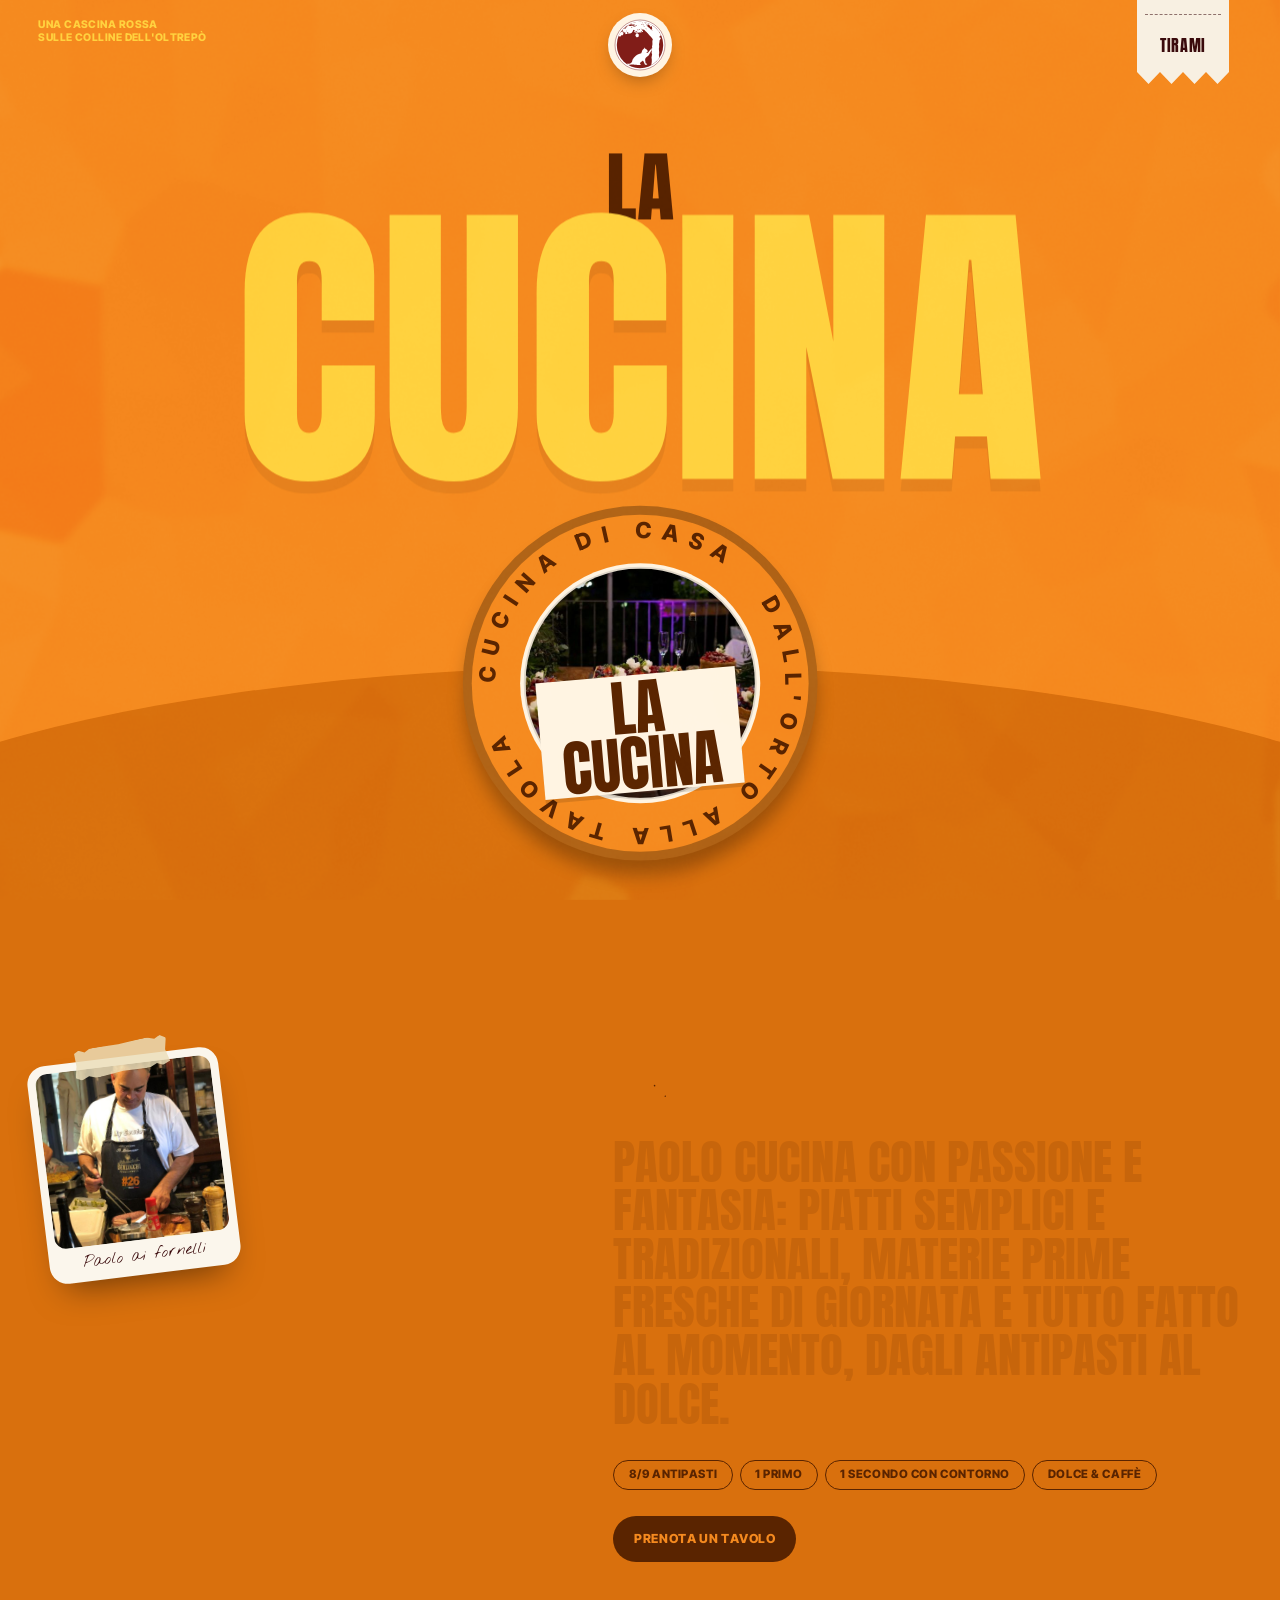
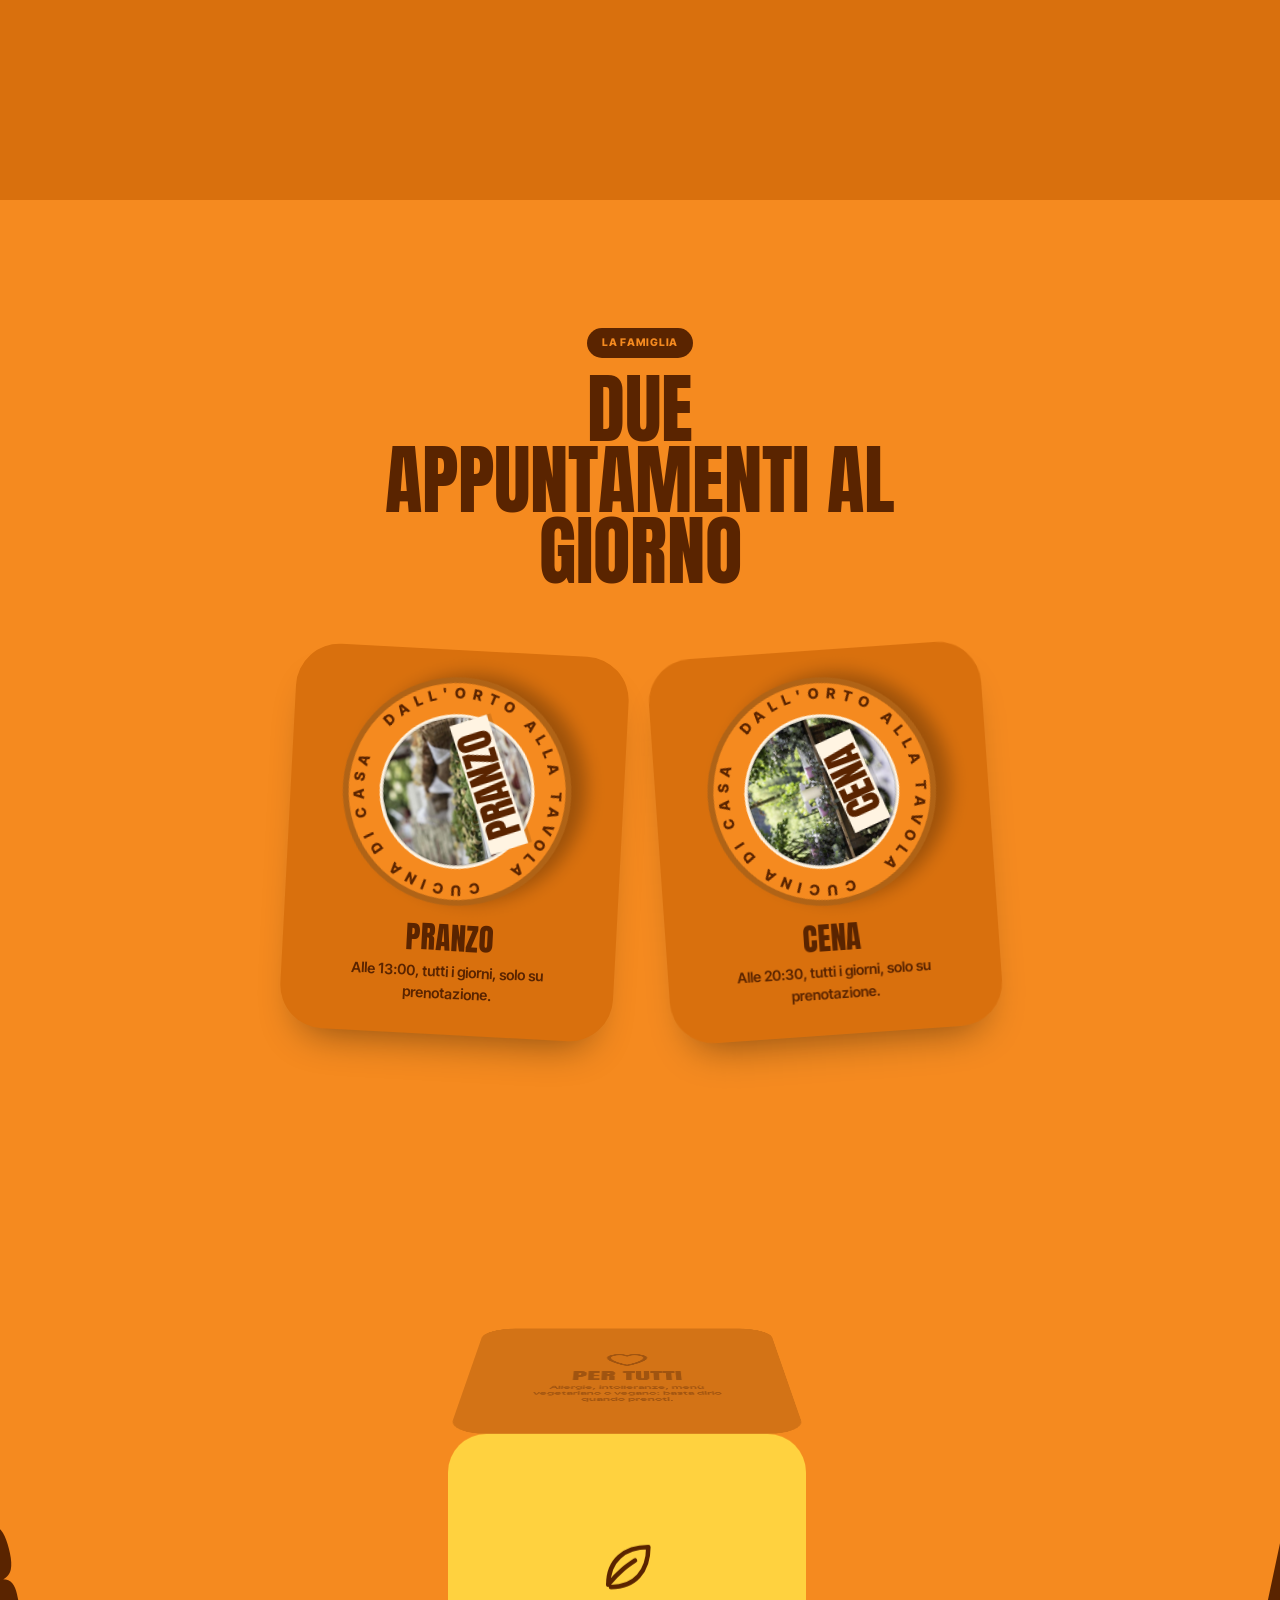
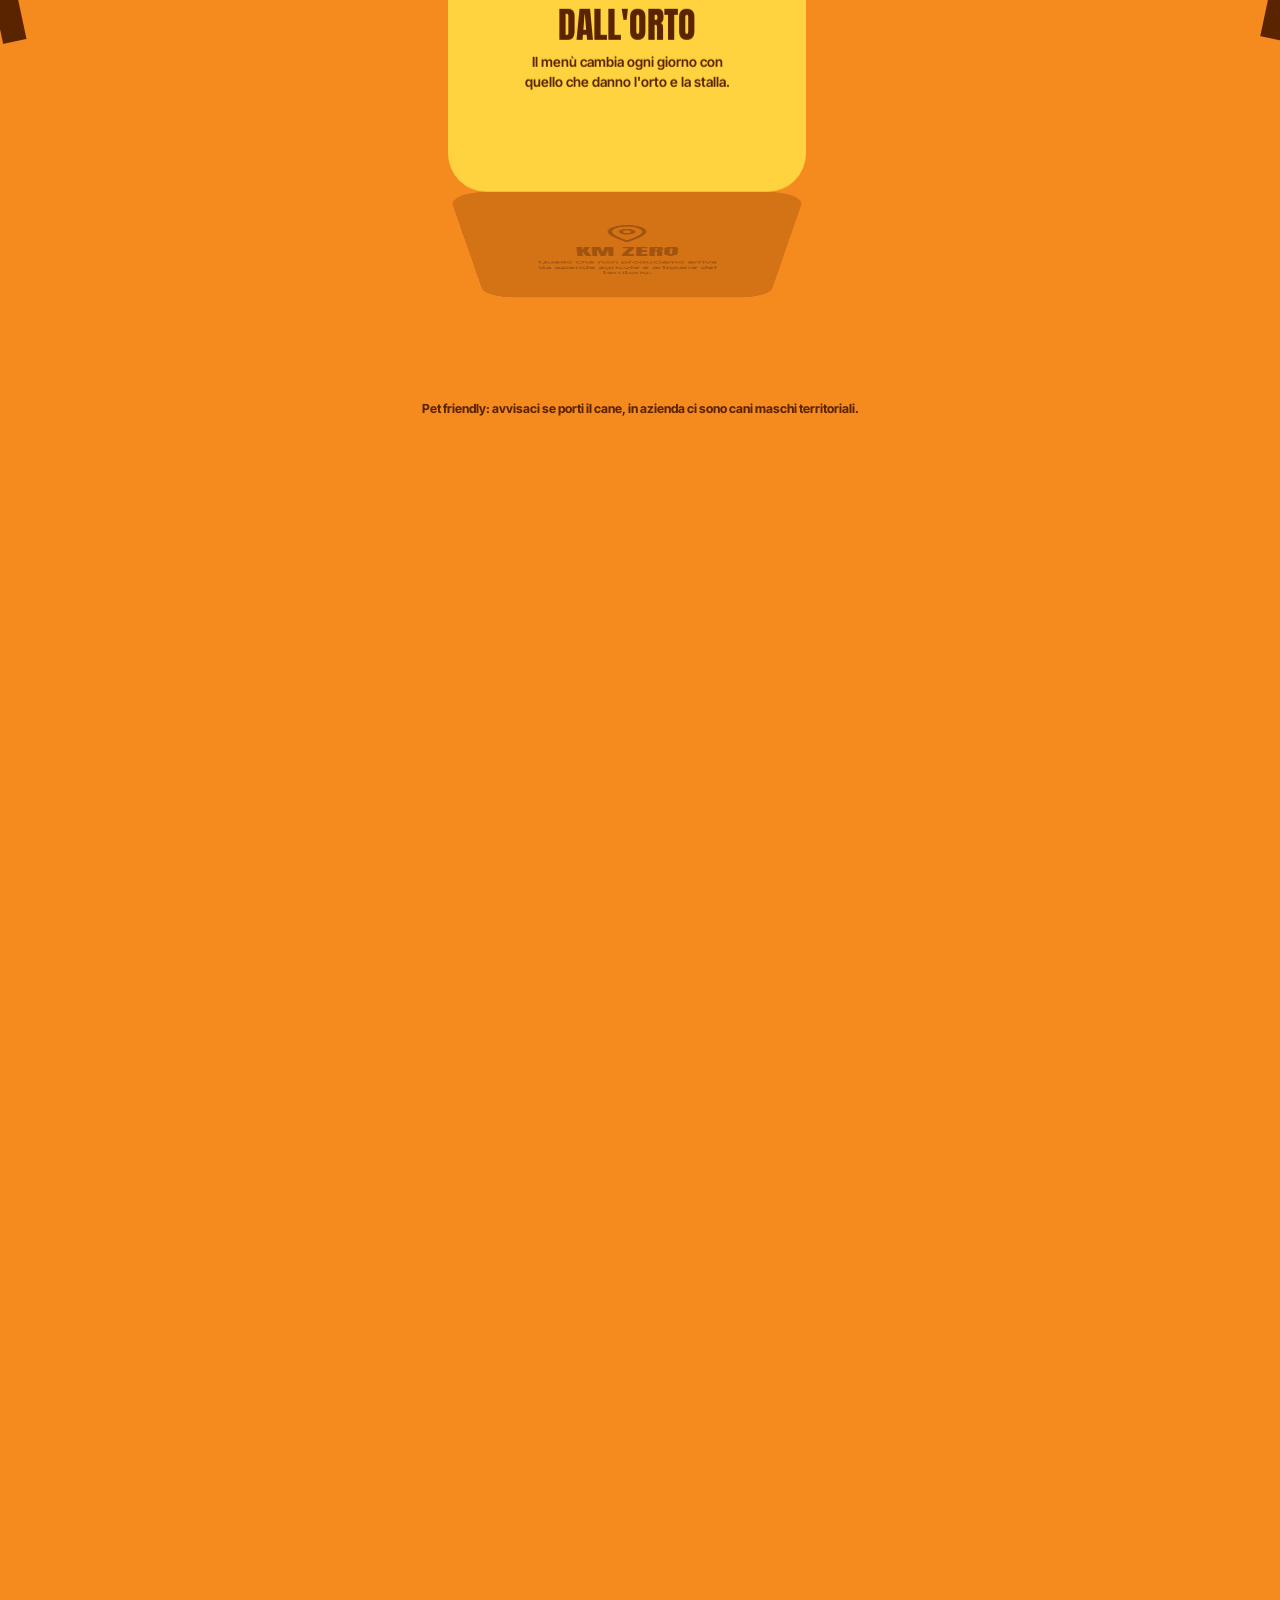
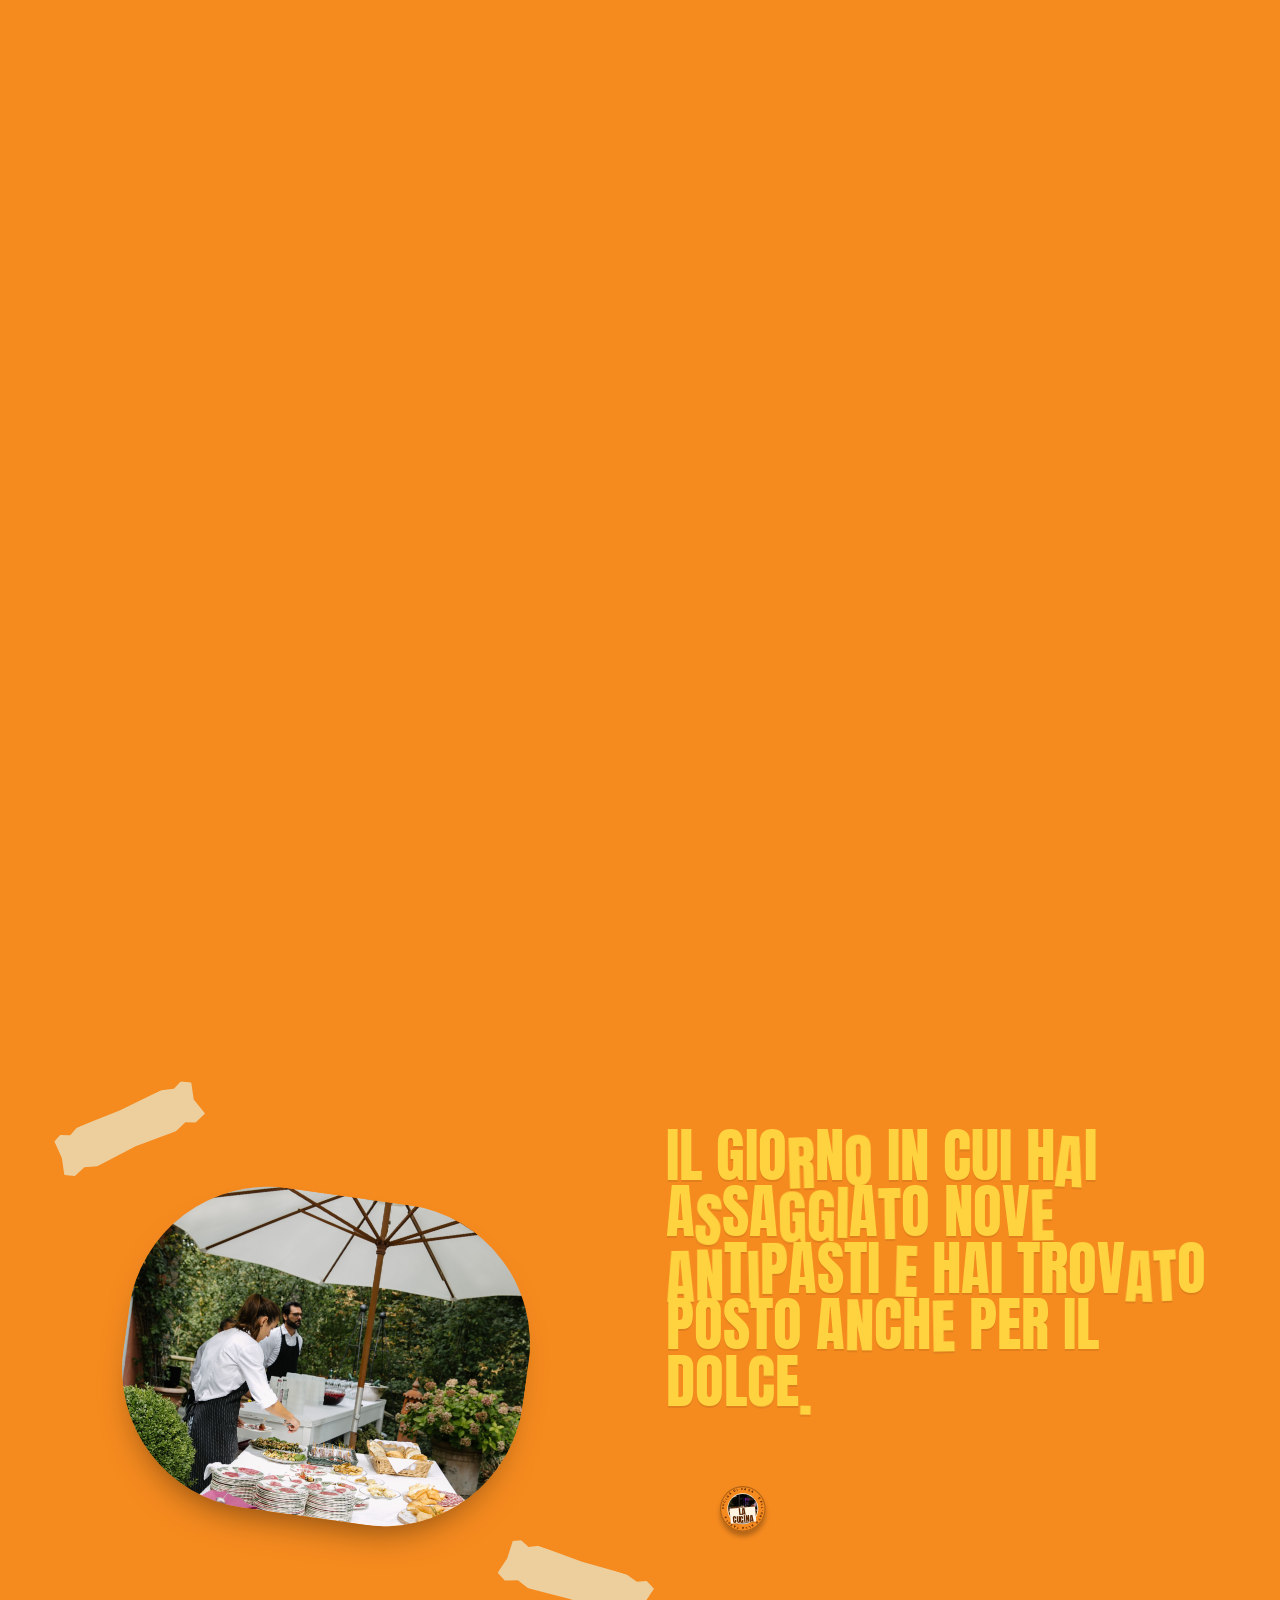
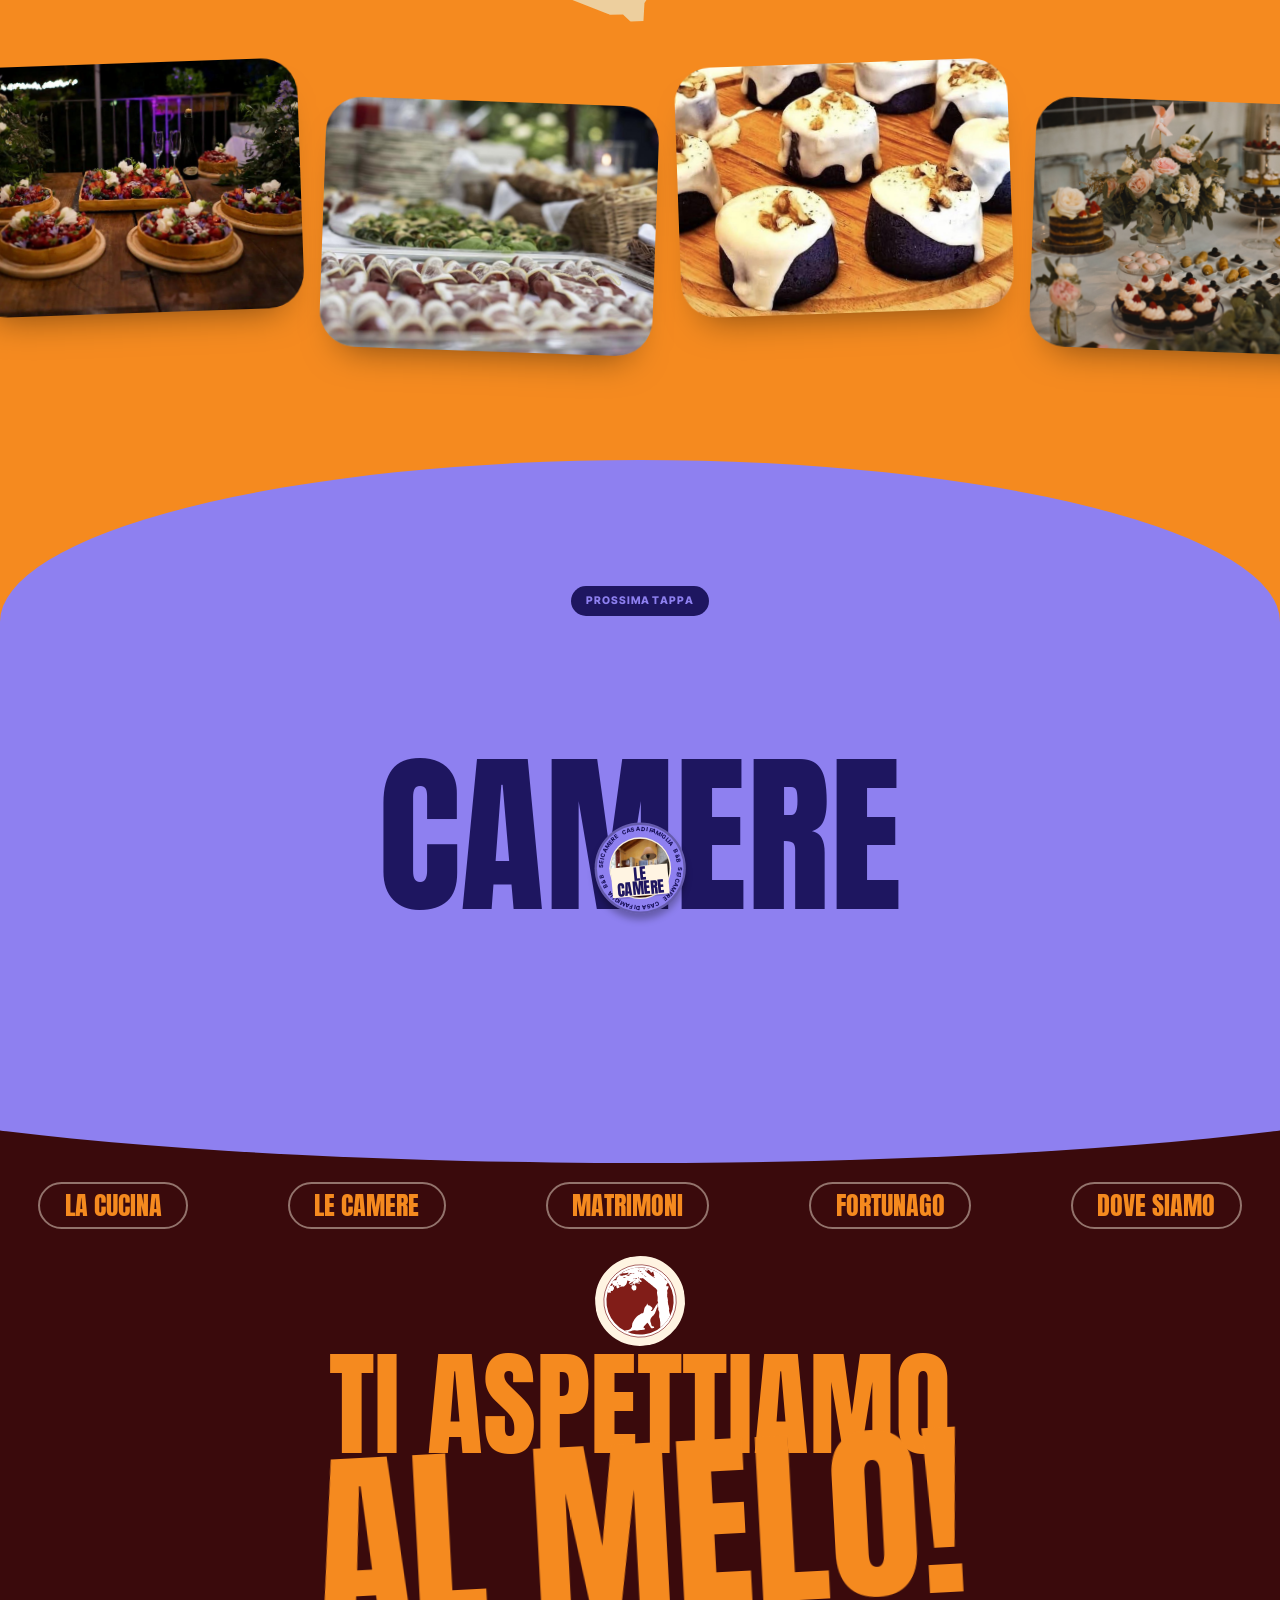
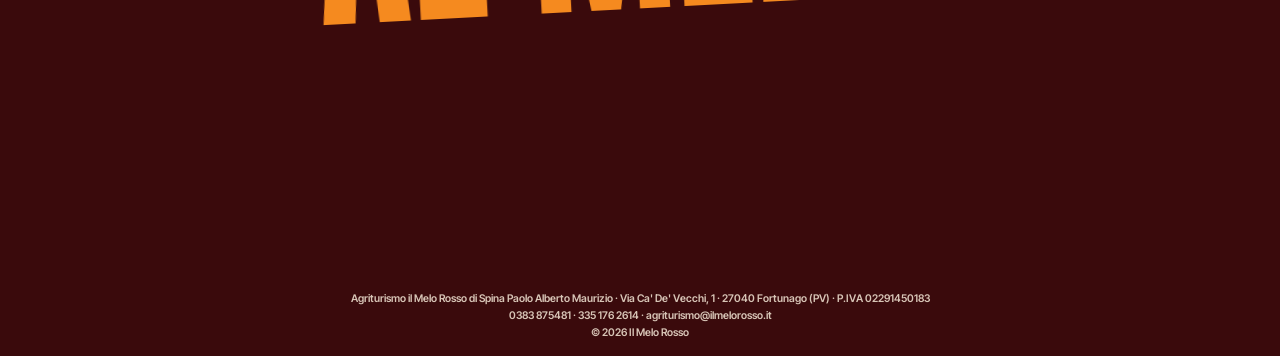
<file: cucina.html>
<!doctype html>
<html lang="it" style="--bg:#F58A1F;--ink:#5A2400;--hill:#D9700D;--title:#FFD23F;--nbg:#8E80F0;--nink:#1E1660;--ntitle:#D7D1FF">
<head>
  <meta charset="utf-8">
  <meta name="viewport" content="width=device-width, initial-scale=1">
  <script>try{if(sessionStorage.getItem("meloArc")){sessionStorage.removeItem("meloArc");var d=document.documentElement;d.classList.add("is-arriving");d.style.setProperty("--arcY",(-innerHeight*1.45)+"px")}}catch(e){}</script>
  <title>La Cucina | Il Melo Rosso · Agriturismo a Fortunago</title>
  <meta name="description" content="La cucina di casa del Melo Rosso: menù degustazione con 8/9 antipasti, primo, secondo, dolce e caffè. Pranzo alle 13:00, cena alle 20:30, solo su prenotazione.">
  <meta name="theme-color" content="#F58A1F">
  <meta property="og:title" content="La Cucina | Il Melo Rosso">
  <meta property="og:description" content="La cucina di casa del Melo Rosso: menù degustazione con 8/9 antipasti, primo, secondo, dolce e caffè. Pranzo alle 13:00, cena alle 20:30, solo su prenotazione.">
  <meta property="og:image" content="assets/img/site/paolo.jpg">
  <link rel="icon" type="image/png" href="assets/img/site/logo.png">
  <link rel="preconnect" href="https://fonts.googleapis.com">
  <link rel="preconnect" href="https://fonts.gstatic.com" crossorigin>
  <link rel="stylesheet" href="https://fonts.googleapis.com/css2?family=Anton&family=Inter+Tight:wght@400;500;600;700;800&family=Nothing+You+Could+Do&display=swap">
  <link rel="stylesheet" href="css/style.css?v=202611230851">
  <link rel="stylesheet" href="css/page.css?v=202611230851">
</head>
<body class="is-loading is-page" data-page="cucina">

<div class="loader loader--page" aria-hidden="true"></div>
<div class="arcs" aria-hidden="true">
  <span style="--a:#F59DB0"></span><span style="--a:#F58A1F"></span><span style="--a:#F5CF33"></span><span style="--a:#8E80F0"></span><span style="--a:#3A0A0C"></span>
</div>

<!-- HEADER -->
<header class="hdr">
  <p class="hdr__claim">Una cascina rossa<br>sulle colline dell'Oltrepò</p>
  <a class="hdr__logo" href="index.html" aria-label="Il Melo Rosso, torna alla home"><img src="assets/img/logo.svg" alt="Il Melo Rosso" width="64" height="64"></a>
  <button class="tag" aria-expanded="false" aria-controls="menu" aria-label="Apri il menu">
    <span class="tag__string"></span>
    <span class="tag__paper"><span class="tag__txt">Tirami</span></span>
  </button>
</header>

<!-- PULL-DOWN MENU -->
<nav class="menu" id="menu" aria-hidden="true">
  <ul class="menu__list">
    <li><a href="index.html"><img src="assets/img/stk/img-7608.jpg" alt=""><span>Home</span></a></li>
    <li><a href="cucina.html"><img src="assets/img/stk/13175261.jpg" alt=""><span>La cucina</span></a></li>
    <li><a href="camere.html"><img src="assets/img/stk/luna-1.jpg" alt=""><span>Le camere</span></a></li>
    <li><a href="matrimoni.html"><img src="assets/img/stk/13660935-2.jpg" alt=""><span>Matrimoni</span></a></li>
    <li><a href="piscina.html"><img src="assets/img/stk/img-7606.jpg" alt=""><span>Piscina</span></a></li>
    <li><a href="colazione.html"><img src="assets/img/stk/img-7842.jpg" alt=""><span>Colazione</span></a></li>
    <li><a href="fortunago.html"><img src="assets/img/stk/img-7607-1.jpg" alt=""><span>Fortunago</span></a></li>
    <li><a href="#contatti"><img src="assets/img/stk/img-7609-1.jpg" alt=""><span>Contatti</span></a></li>
  </ul>
  <div class="menu__foot">
    <a href="tel:+393351762614">335 176 2614</a>
    <a href="mailto:agriturismo@ilmelorosso.it">agriturismo@ilmelorosso.it</a>
    <span>Via Ca' De' Vecchi 1 · Fortunago (PV)</span>
  </div>
  <p class="menu__hand">tirami su per chiudere <span class="ico ico--up" aria-hidden="true"></span></p>
</nav>

<main>
  <!-- HERO -->
  <section class="ph">
    <span class="pillbox pillbox--ink ph__pill">Ti presentiamo</span>
    <h1 class="ph__title" style="--len:6"><span class="ph__l1 js-hop-in">La</span><span class="ph__l2 js-hop-in">Cucina</span></h1>
    <div class="ph__stk" data-player="cucina"></div>
    <p class="hand ph__hand">dall&#x27;orto alla tavola <span class="ico ico--flower" aria-hidden="true"></span></p>
    <div class="ph__hill" aria-hidden="true"></div>
  </section>

  <!-- DESCRIZIONE -->
  <section class="pd">
    <div class="pd__left">
      <figure class="pd__card"><i class="tape tape--top"></i><img src="assets/img/site/paolo.jpg" alt="Paolo ai fornelli"><figcaption class="hand">Paolo ai fornelli</figcaption></figure>
      <div class="pd__land" aria-hidden="true"></div>
    </div>
    <div class="pd__right">
      <p class="pd__txt js-ink">Paolo cucina con passione e fantasia: piatti semplici e tradizionali, materie prime fresche di giornata e tutto fatto al momento, dagli antipasti al dolce.</p>
      <ul class="pd__chips"><li>8/9 antipasti</li><li>1 primo</li><li>1 secondo con contorno</li><li>dolce &amp; caffè</li></ul>
      <a class="pill pill--ink" href="tel:+393351762614" data-hop>Prenota un tavolo</a>
      <svg class="pd__scribble" viewBox="0 0 300 120" aria-hidden="true"><path d="M8,96 C60,20 170,10 280,64"/><path d="M262,46 L282,66 L256,74"/></svg>
    </div>
  </section>

  <!-- VARIANTI -->
  <section class="ps">
    <span class="pillbox pillbox--ink">La famiglia</span>
    <h2 class="ps__title js-hop-in">Due appuntamenti al giorno</h2>
    <div class="ps__row">
      <article class="ps__card" style="--r:3deg">
        <div class="ps__stk" data-sib="{&quot;img&quot;: &quot;assets/img/nuove/img-7616.jpg&quot;, &quot;label&quot;: &quot;Pranzo&quot;}"></div>
        <h3>Pranzo</h3>
        <p>Alle 13:00, tutti i giorni, solo su prenotazione.</p>
      </article>
      <article class="ps__card" style="--r:-4deg">
        <div class="ps__stk" data-sib="{&quot;img&quot;: &quot;assets/img/nuove/t30-1946176-2.jpg&quot;, &quot;label&quot;: &quot;Cena&quot;}"></div>
        <h3>Cena</h3>
        <p>Alle 20:30, tutti i giorni, solo su prenotazione.</p>
      </article>
    </div>
  </section>

  <!-- SUPERPOTERI -->
  <section class="pw" aria-label="Superpoteri">
    <div class="pw__pin">
      <span class="pw__side pw__side--l" aria-hidden="true">Super</span>
      <div class="pw__stack">
        <div class="pw__track">
        <article class="pw__card">
          <svg class="pw__icon" viewBox="0 0 24 24" aria-hidden="true"><path d="M5 19c0-9 6-14 15-14 0 9-5 15-14 15"/><path d="M5 19c4-5 7-7 10-9"/></svg>
          <h3 class="pw__h" data-text="Dall&#x27;orto">Dall&#x27;orto</h3>
          <p>Il menù cambia ogni giorno con quello che danno l&#x27;orto e la stalla.</p>
        </article>
        <article class="pw__card">
          <svg class="pw__icon" viewBox="0 0 24 24" aria-hidden="true"><path d="M12 21s-7-6.2-7-11.5A7 7 0 0 1 19 9.5C19 14.8 12 21 12 21z"/><circle cx="12" cy="9.5" r="2.5"/></svg>
          <h3 class="pw__h" data-text="Km zero">Km zero</h3>
          <p>Quello che non produciamo arriva da aziende agricole e artigiane del territorio.</p>
        </article>
        <article class="pw__card">
          <svg class="pw__icon" viewBox="0 0 24 24" aria-hidden="true"><path d="M12 20s-8-4.8-8-10.5A4.5 4.5 0 0 1 12 7a4.5 4.5 0 0 1 8 2.5C20 15.2 12 20 12 20z"/></svg>
          <h3 class="pw__h" data-text="Per tutti">Per tutti</h3>
          <p>Allergie, intolleranze, menù vegetariano o vegano: basta dirlo quando prenoti.</p>
        </article>
        </div>
      </div>
      <span class="pw__side pw__side--r" aria-hidden="true">poteri</span>
      <p class="pw__note">Pet friendly: avvisaci se porti il cane, in azienda ci sono cani maschi territoriali.</p>
    </div>
  </section>

  <!-- FRASE + GALLERIA -->
  <section class="pq">
    <div class="pq__row">
      <figure class="pq__img"><img src="assets/img/site/b5302.jpg" alt=""></figure>
      <div class="pq__txt">
        <h2 class="js-hop-in">Il giorno in cui hai assaggiato nove antipasti e hai trovato posto anche per il dolce.</h2>
        <div class="pq__stk" data-player="cucina"></div>
      </div>
      <i class="tape pq__tape pq__tape--a" aria-hidden="true"></i>
      <i class="tape pq__tape pq__tape--b" aria-hidden="true"></i>
    </div>
    <div class="pq__strip">
      <figure><img src="assets/img/nuove/13175261.jpg" alt="" loading="lazy"></figure>
      <figure><img src="assets/img/nuove/img-7616.jpg" alt="" loading="lazy"></figure>
      <figure><img src="assets/img/nuove/img-7609-1.jpg" alt="" loading="lazy"></figure>
      <figure><img src="assets/img/site/508g.jpg" alt="" loading="lazy"></figure>
      <figure><img src="assets/img/nuove/t30-1946176-2.jpg" alt="" loading="lazy"></figure>
      <figure><img src="assets/img/nuove/img-7841.jpg" alt="" loading="lazy"></figure>
      <figure><img src="assets/img/site/b5302.jpg" alt="" loading="lazy"></figure>
    </div>
  </section>

  <!-- PROSSIMA TAPPA -->
  <section class="pn">
    <a class="pn__link" href="camere.html">
      <span class="pillbox pn__pill">Prossima tappa</span>
      <span class="pn__title">Camere</span>
      <span class="pn__stk" data-player="camere"></span>
    </a>
  </section>
</main>

<!-- FOOTER · PHYSICS -->
<footer class="foot" id="contatti">
  <div class="foot__curve" aria-hidden="true"></div>
  <nav class="foot__nav" aria-label="Footer">
    <a href="cucina.html">La cucina</a>
    <a href="camere.html">Le camere</a>
    <a href="matrimoni.html">Matrimoni</a>
    <a href="fortunago.html">Fortunago</a>
    <a href="https://www.google.com/maps/search/?api=1&amp;query=Agriturismo+Il+Melo+Rosso+Via+Ca%27+De%27+Vecchi+1+Fortunago" target="_blank" rel="noopener">Dove siamo</a>
  </nav>
  <div class="foot__brand">
    <img src="assets/img/logo.svg" alt="" width="90" height="90">
    <p class="foot__big"><span>Ti aspettiamo</span><span>al Melo!</span></p>
  </div>
  <div class="foot__world" aria-label="Gioca: trascina gli adesivi">
    <div class="foot__bodies"></div>
  </div>
  <div class="foot__info">
    <p>Agriturismo il Melo Rosso di Spina Paolo Alberto Maurizio · Via Ca' De' Vecchi, 1 · 27040 Fortunago (PV) · P.IVA 02291450183</p>
    <p><a href="tel:+390383875481">0383 875481</a> · <a href="tel:+393351762614">335 176 2614</a> · <a href="mailto:agriturismo@ilmelorosso.it">agriturismo@ilmelorosso.it</a></p>
    <p>© <span class="js-year">2026</span> Il Melo Rosso</p>
  </div>
</footer>

<div class="lightbox" aria-hidden="true"><img alt=""><button class="lightbox__x">Chiudi</button></div>

<script src="assets/vendor/gsap.min.js"></script>
<script src="assets/vendor/ScrollTrigger.min.js"></script>
<script src="assets/vendor/lenis.min.js"></script>
<script src="assets/vendor/matter.min.js"></script>
<script src="js/core.js?v=202611230851"></script>
<script src="js/page.js?v=202611230851"></script>
</body>
</html>
</file>
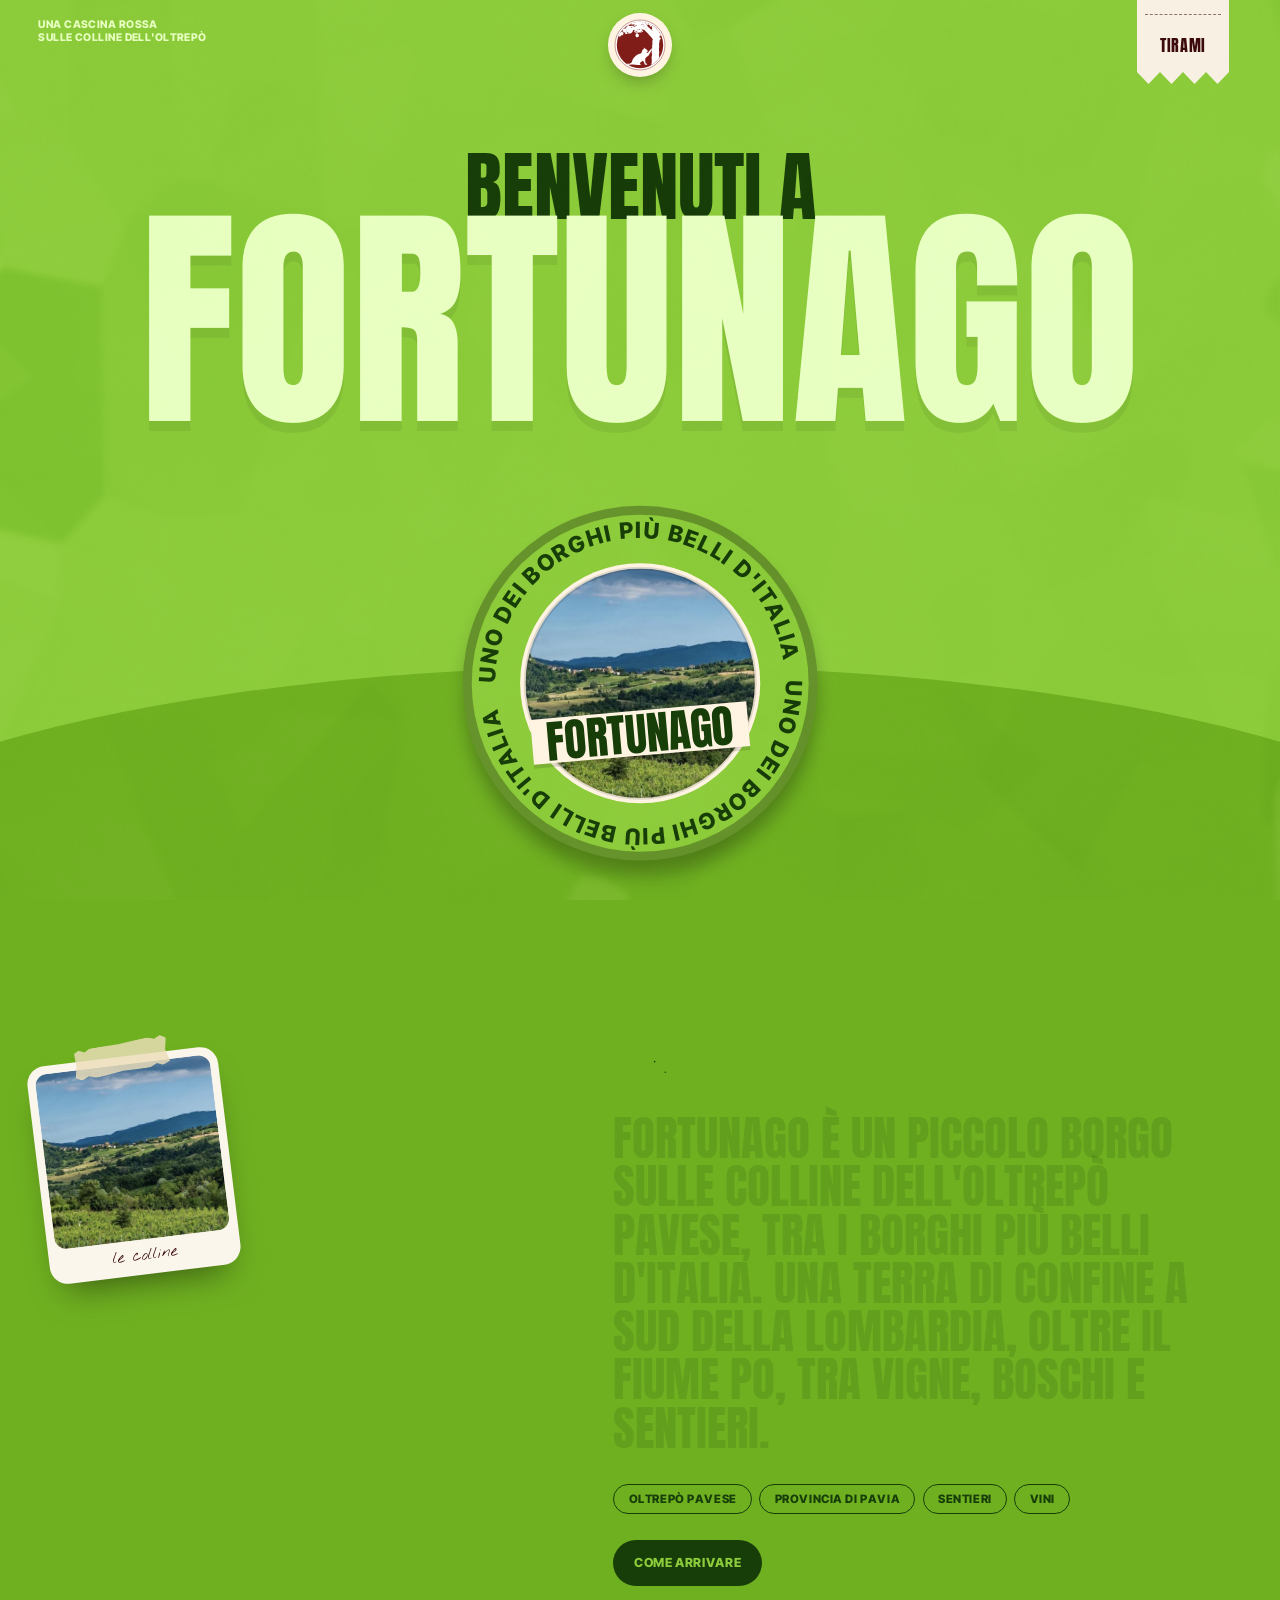
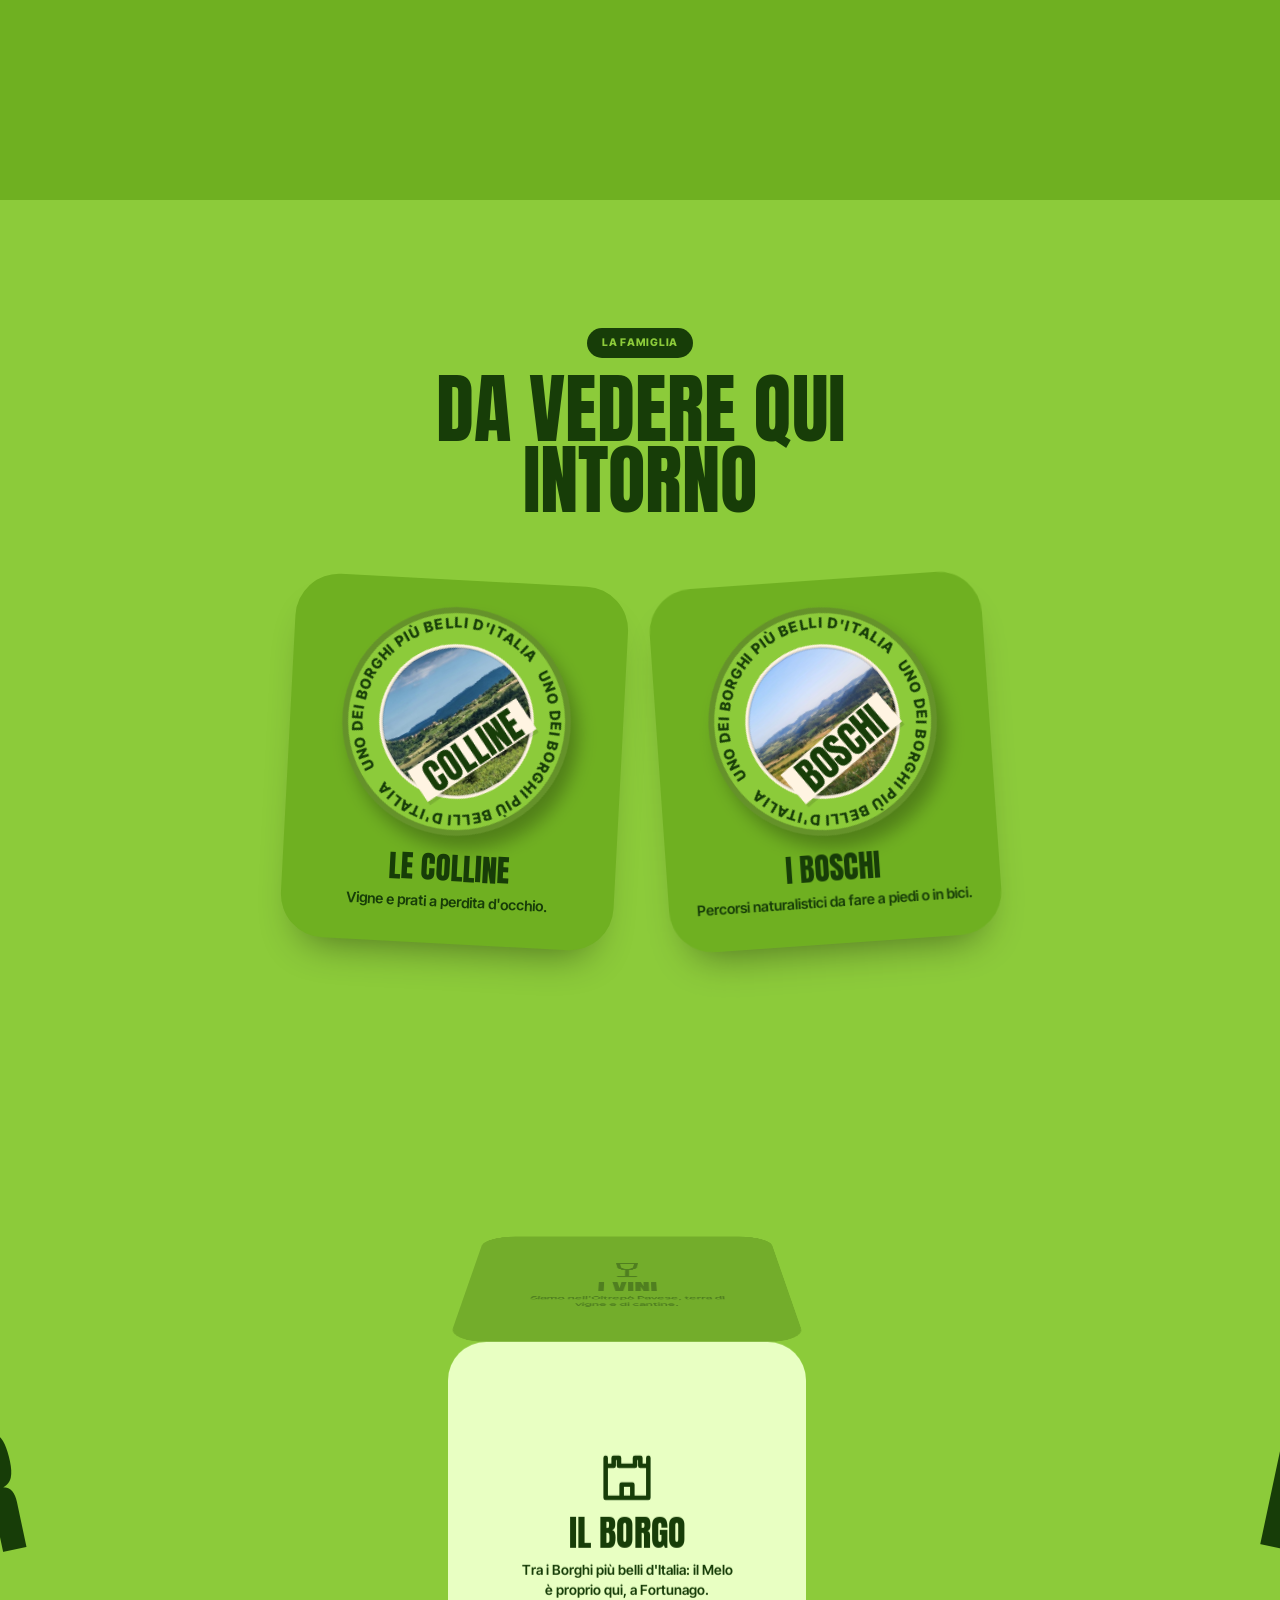
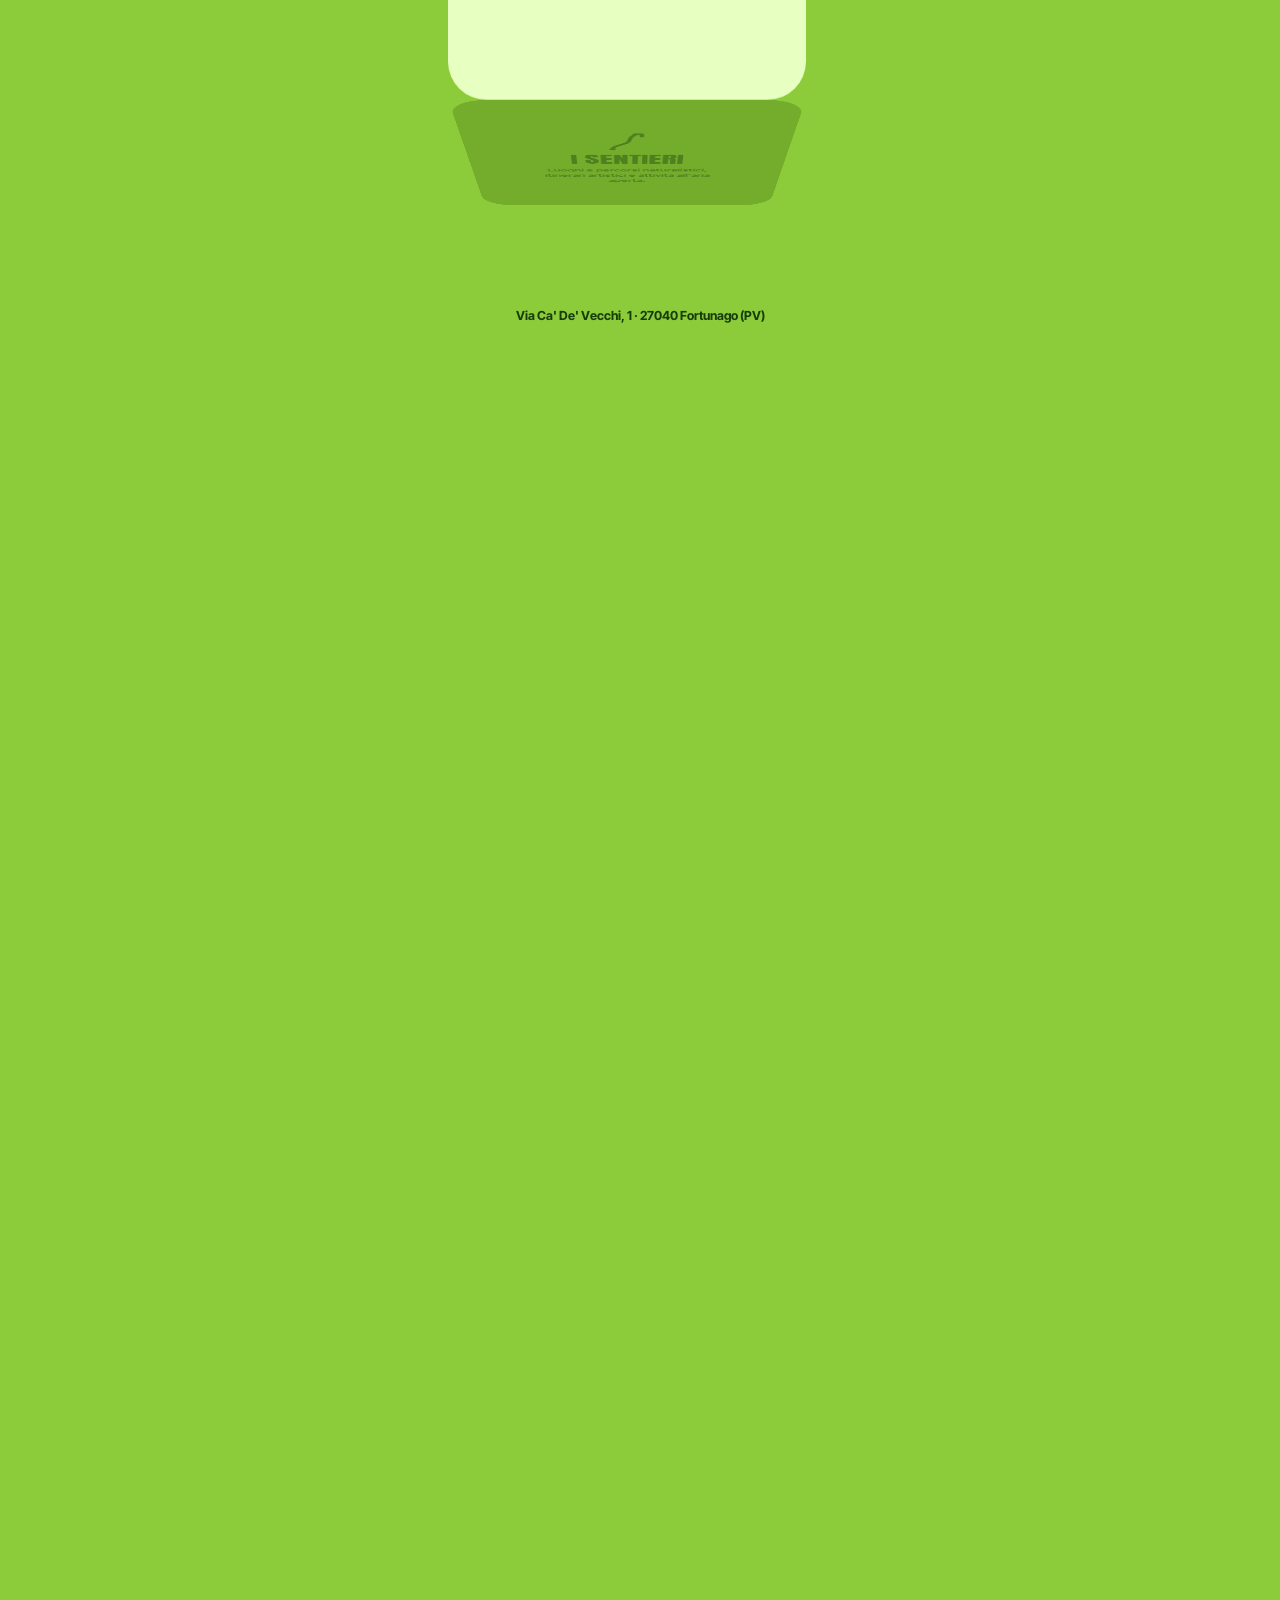
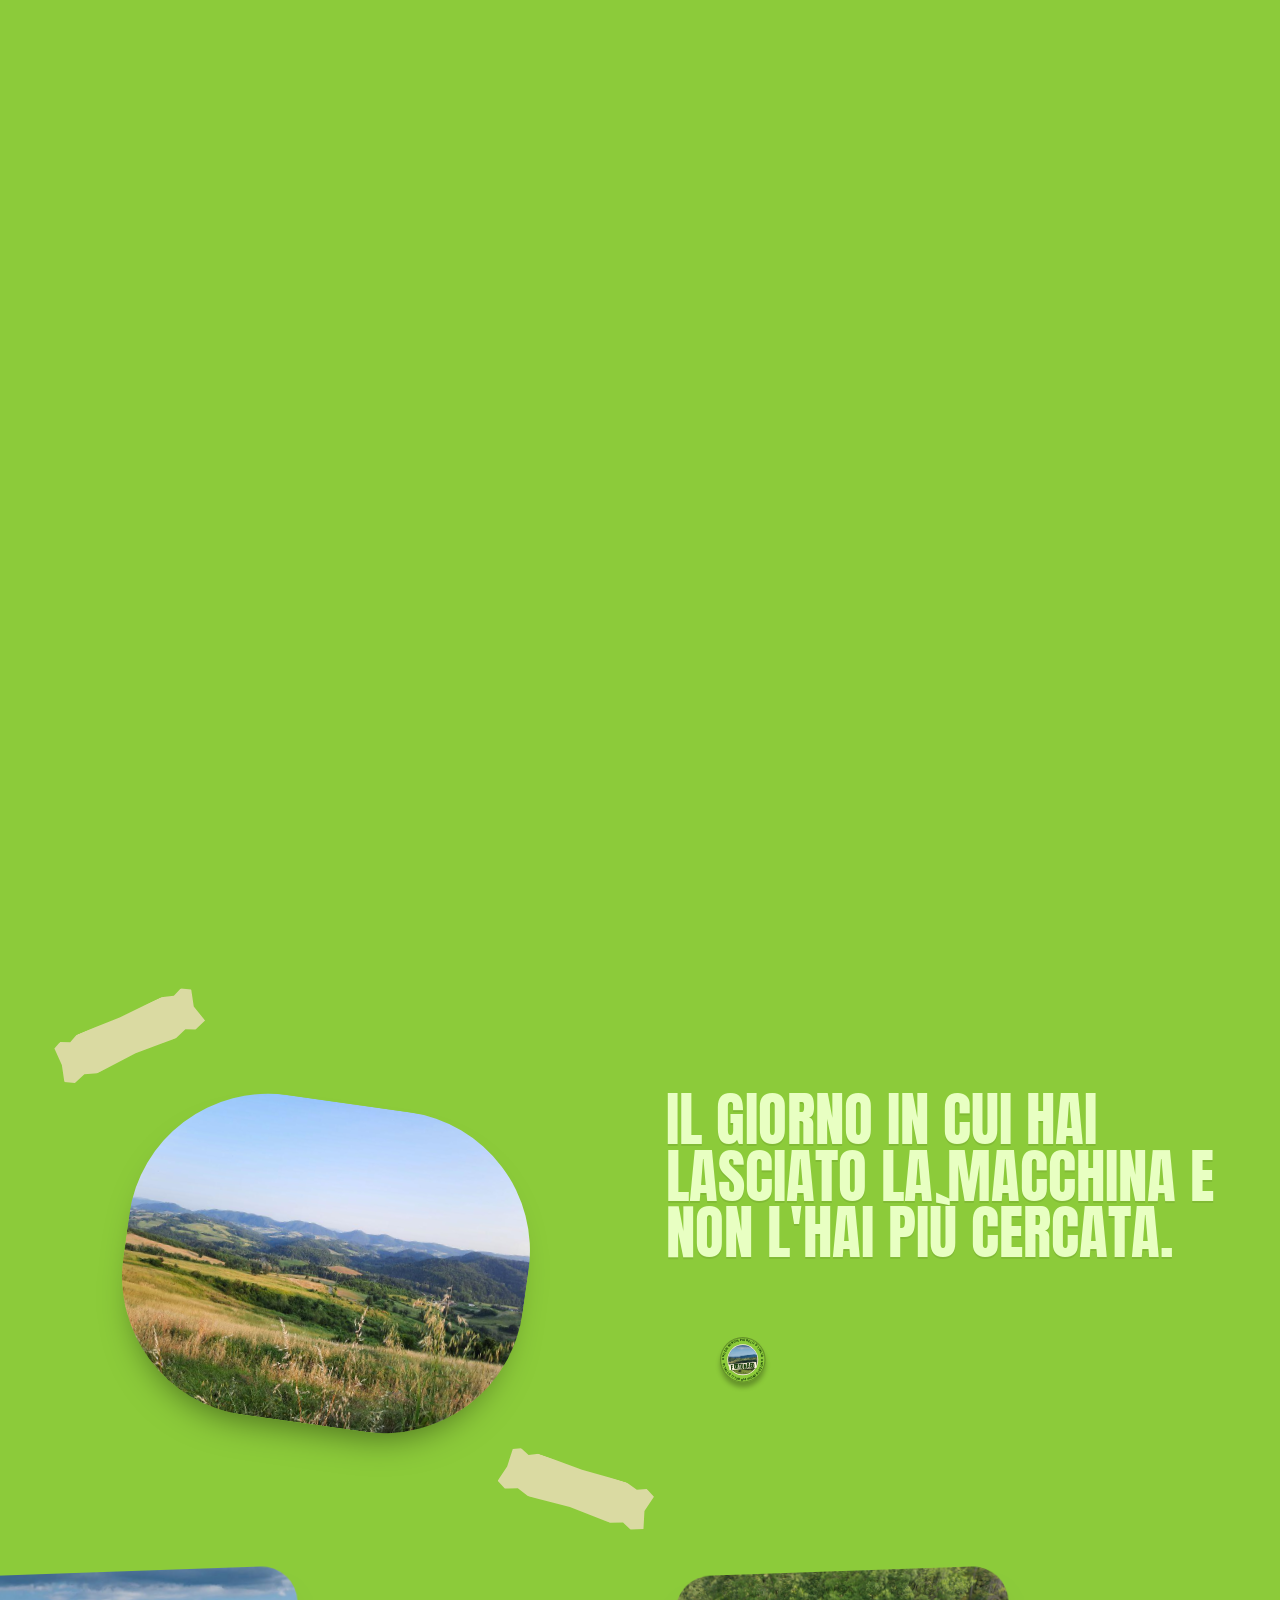
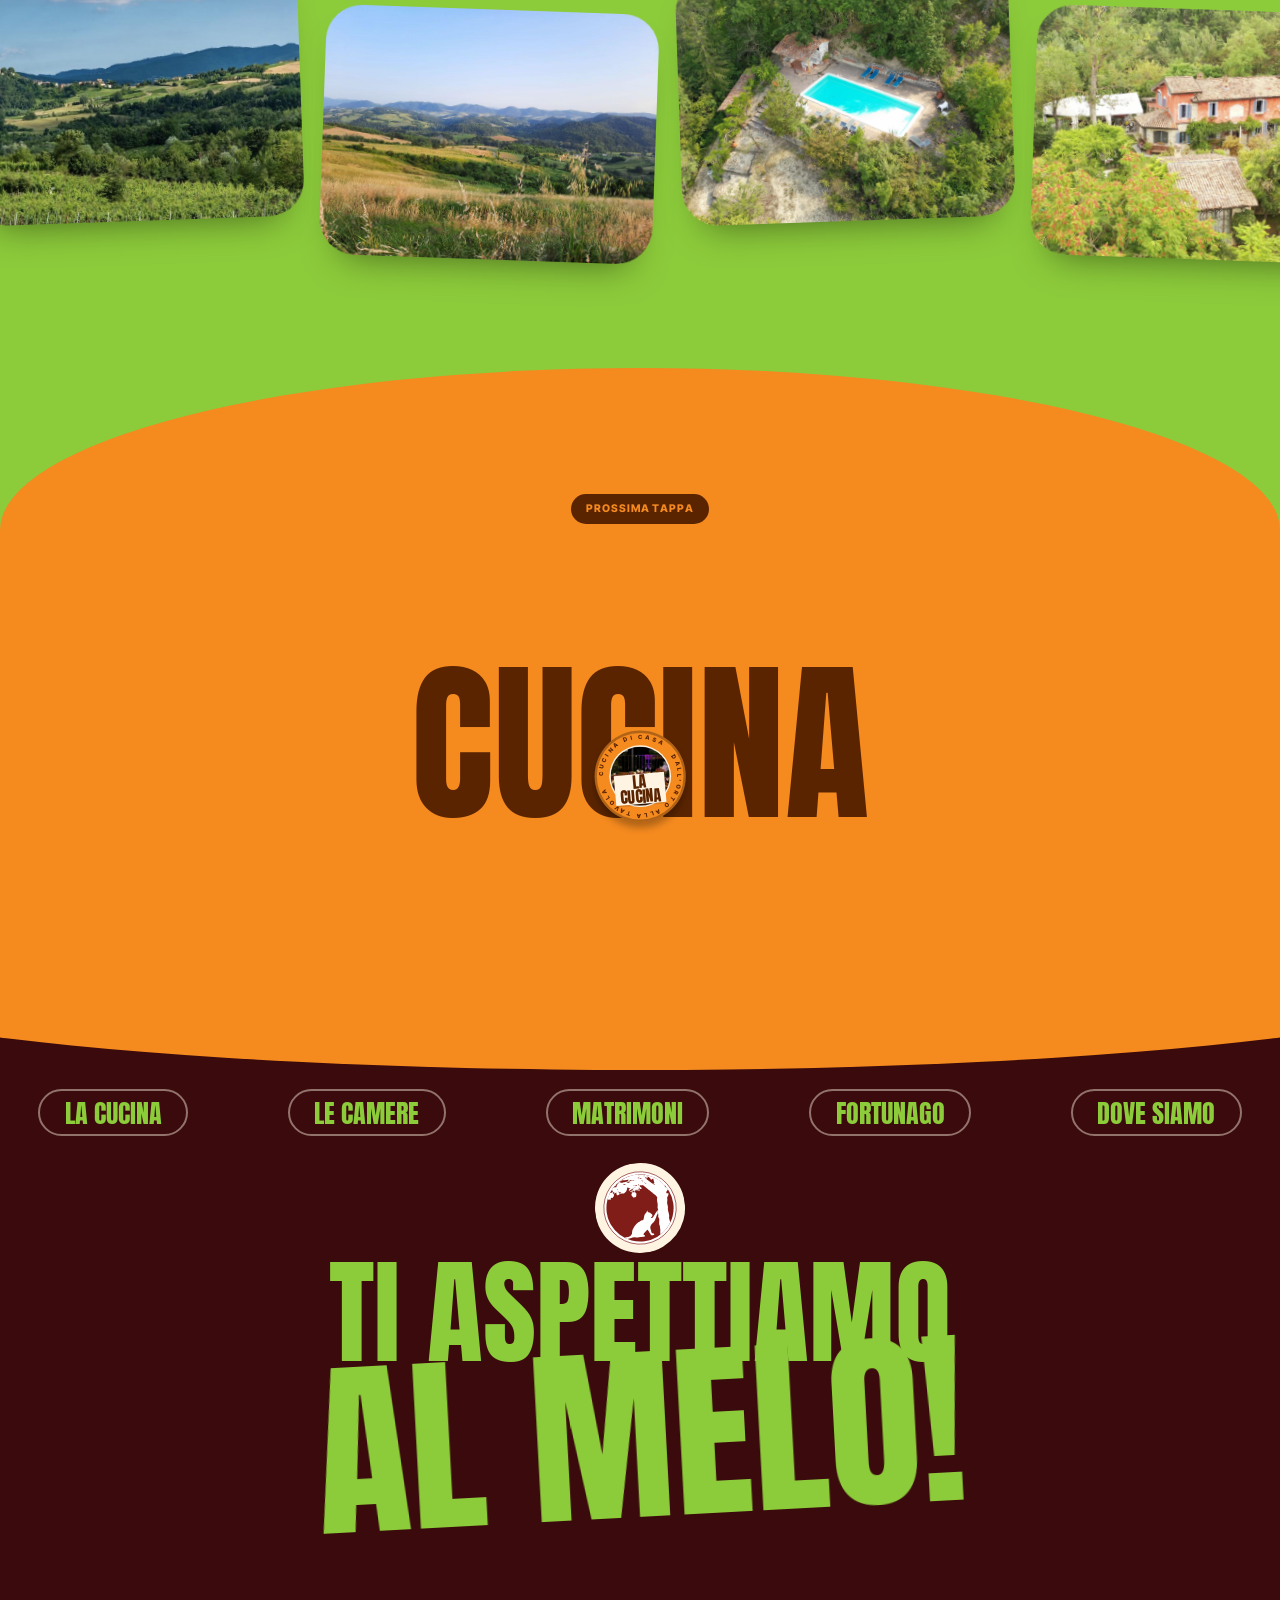
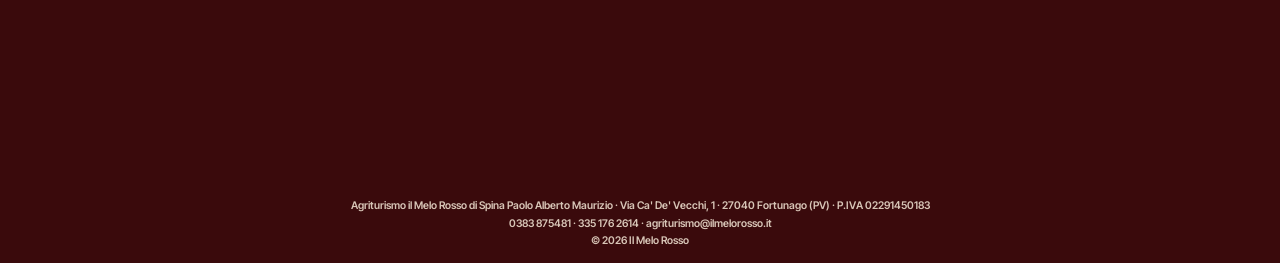
<file: fortunago.html>
<!doctype html>
<html lang="it" style="--bg:#8CCB3A;--ink:#173D08;--hill:#6FB021;--title:#E8FFC2;--nbg:#F58A1F;--nink:#5A2400;--ntitle:#FFD23F">
<head>
  <meta charset="utf-8">
  <meta name="viewport" content="width=device-width, initial-scale=1">
  <script>try{if(sessionStorage.getItem("meloArc")){sessionStorage.removeItem("meloArc");var d=document.documentElement;d.classList.add("is-arriving");d.style.setProperty("--arcY",(-innerHeight*1.45)+"px")}}catch(e){}</script>
  <title>Benvenuti a Fortunago | Il Melo Rosso · Agriturismo a Fortunago</title>
  <meta name="description" content="Fortunago, sulle colline dell&#x27;Oltrepò Pavese, è uno dei Borghi più belli d&#x27;Italia. Qui si trova l&#x27;Agriturismo il Melo Rosso.">
  <meta name="theme-color" content="#8CCB3A">
  <meta property="og:title" content="Benvenuti a Fortunago | Il Melo Rosso">
  <meta property="og:description" content="Fortunago, sulle colline dell&#x27;Oltrepò Pavese, è uno dei Borghi più belli d&#x27;Italia. Qui si trova l&#x27;Agriturismo il Melo Rosso.">
  <meta property="og:image" content="assets/img/nuove/img-7607-1.jpg">
  <link rel="icon" type="image/png" href="assets/img/site/logo.png">
  <link rel="preconnect" href="https://fonts.googleapis.com">
  <link rel="preconnect" href="https://fonts.gstatic.com" crossorigin>
  <link rel="stylesheet" href="https://fonts.googleapis.com/css2?family=Anton&family=Inter+Tight:wght@400;500;600;700;800&family=Nothing+You+Could+Do&display=swap">
  <link rel="stylesheet" href="css/style.css?v=202611230851">
  <link rel="stylesheet" href="css/page.css?v=202611230851">
</head>
<body class="is-loading is-page" data-page="fortunago">

<div class="loader loader--page" aria-hidden="true"></div>
<div class="arcs" aria-hidden="true">
  <span style="--a:#F59DB0"></span><span style="--a:#F58A1F"></span><span style="--a:#F5CF33"></span><span style="--a:#8E80F0"></span><span style="--a:#3A0A0C"></span>
</div>

<!-- HEADER -->
<header class="hdr">
  <p class="hdr__claim">Una cascina rossa<br>sulle colline dell'Oltrepò</p>
  <a class="hdr__logo" href="index.html" aria-label="Il Melo Rosso, torna alla home"><img src="assets/img/logo.svg" alt="Il Melo Rosso" width="64" height="64"></a>
  <button class="tag" aria-expanded="false" aria-controls="menu" aria-label="Apri il menu">
    <span class="tag__string"></span>
    <span class="tag__paper"><span class="tag__txt">Tirami</span></span>
  </button>
</header>

<!-- PULL-DOWN MENU -->
<nav class="menu" id="menu" aria-hidden="true">
  <ul class="menu__list">
    <li><a href="index.html"><img src="assets/img/stk/img-7608.jpg" alt=""><span>Home</span></a></li>
    <li><a href="cucina.html"><img src="assets/img/stk/13175261.jpg" alt=""><span>La cucina</span></a></li>
    <li><a href="camere.html"><img src="assets/img/stk/luna-1.jpg" alt=""><span>Le camere</span></a></li>
    <li><a href="matrimoni.html"><img src="assets/img/stk/13660935-2.jpg" alt=""><span>Matrimoni</span></a></li>
    <li><a href="piscina.html"><img src="assets/img/stk/img-7606.jpg" alt=""><span>Piscina</span></a></li>
    <li><a href="colazione.html"><img src="assets/img/stk/img-7842.jpg" alt=""><span>Colazione</span></a></li>
    <li><a href="fortunago.html"><img src="assets/img/stk/img-7607-1.jpg" alt=""><span>Fortunago</span></a></li>
    <li><a href="#contatti"><img src="assets/img/stk/img-7609-1.jpg" alt=""><span>Contatti</span></a></li>
  </ul>
  <div class="menu__foot">
    <a href="tel:+393351762614">335 176 2614</a>
    <a href="mailto:agriturismo@ilmelorosso.it">agriturismo@ilmelorosso.it</a>
    <span>Via Ca' De' Vecchi 1 · Fortunago (PV)</span>
  </div>
  <p class="menu__hand">tirami su per chiudere <span class="ico ico--up" aria-hidden="true"></span></p>
</nav>

<main>
  <!-- HERO -->
  <section class="ph">
    <span class="pillbox pillbox--ink ph__pill">Il territorio</span>
    <h1 class="ph__title" style="--len:9"><span class="ph__l1 js-hop-in">Benvenuti a</span><span class="ph__l2 js-hop-in">Fortunago</span></h1>
    <div class="ph__stk" data-player="fortunago"></div>
    <p class="hand ph__hand">uno dei borghi più belli d&#x27;Italia</p>
    <div class="ph__hill" aria-hidden="true"></div>
  </section>

  <!-- DESCRIZIONE -->
  <section class="pd">
    <div class="pd__left">
      <figure class="pd__card"><i class="tape tape--top"></i><img src="assets/img/nuove/img-7607-1.jpg" alt="le colline"><figcaption class="hand">le colline</figcaption></figure>
      <div class="pd__land" aria-hidden="true"></div>
    </div>
    <div class="pd__right">
      <p class="pd__txt js-ink">Fortunago è un piccolo borgo sulle colline dell&#x27;Oltrepò Pavese, tra i Borghi più belli d&#x27;Italia. Una terra di confine a sud della Lombardia, oltre il fiume Po, tra vigne, boschi e sentieri.</p>
      <ul class="pd__chips"><li>Oltrepò Pavese</li><li>provincia di Pavia</li><li>sentieri</li><li>vini</li></ul>
      <a class="pill pill--ink" href="https://www.google.com/maps/search/?api=1&amp;query=Agriturismo+Il+Melo+Rosso+Via+Ca%27+De%27+Vecchi+1+Fortunago" target="_blank" rel="noopener" data-hop>Come arrivare</a>
      <svg class="pd__scribble" viewBox="0 0 300 120" aria-hidden="true"><path d="M8,96 C60,20 170,10 280,64"/><path d="M262,46 L282,66 L256,74"/></svg>
    </div>
  </section>

  <!-- VARIANTI -->
  <section class="ps">
    <span class="pillbox pillbox--ink">La famiglia</span>
    <h2 class="ps__title js-hop-in">Da vedere qui intorno</h2>
    <div class="ps__row">
      <article class="ps__card" style="--r:3deg">
        <div class="ps__stk" data-sib="{&quot;img&quot;: &quot;assets/img/nuove/img-7607-1.jpg&quot;, &quot;label&quot;: &quot;Colline&quot;}"></div>
        <h3>Le colline</h3>
        <p>Vigne e prati a perdita d&#x27;occhio.</p>
      </article>
      <article class="ps__card" style="--r:-4deg">
        <div class="ps__stk" data-sib="{&quot;img&quot;: &quot;assets/img/nuove/t30-2973555-1.jpg&quot;, &quot;label&quot;: &quot;Boschi&quot;}"></div>
        <h3>I boschi</h3>
        <p>Percorsi naturalistici da fare a piedi o in bici.</p>
      </article>
    </div>
  </section>

  <!-- SUPERPOTERI -->
  <section class="pw" aria-label="Superpoteri">
    <div class="pw__pin">
      <span class="pw__side pw__side--l" aria-hidden="true">Super</span>
      <div class="pw__stack">
        <div class="pw__track">
        <article class="pw__card">
          <svg class="pw__icon" viewBox="0 0 24 24" aria-hidden="true"><path d="M4 21V9h3V6h2v3h6V6h2v3h3v12zM10 21v-5h4v5M4 9V6M20 9V6"/></svg>
          <h3 class="pw__h" data-text="Il borgo">Il borgo</h3>
          <p>Tra i Borghi più belli d&#x27;Italia: il Melo è proprio qui, a Fortunago.</p>
        </article>
        <article class="pw__card">
          <svg class="pw__icon" viewBox="0 0 24 24" aria-hidden="true"><path d="M6 21c0-4 4-5 6-8s0-6 4-10"/><circle cx="6" cy="21" r=".5"/><path d="M15 3h3v3"/></svg>
          <h3 class="pw__h" data-text="I sentieri">I sentieri</h3>
          <p>Luoghi e percorsi naturalistici, itinerari artistici e attività all&#x27;aria aperta.</p>
        </article>
        <article class="pw__card">
          <svg class="pw__icon" viewBox="0 0 24 24" aria-hidden="true"><path d="M8 3h8l-.5 5a3.5 3.5 0 0 1-7 0zM12 11.5V20M8.5 21h7"/></svg>
          <h3 class="pw__h" data-text="I vini">I vini</h3>
          <p>Siamo nell&#x27;Oltrepò Pavese, terra di vigne e di cantine.</p>
        </article>
        </div>
      </div>
      <span class="pw__side pw__side--r" aria-hidden="true">poteri</span>
      <p class="pw__note">Via Ca&#x27; De&#x27; Vecchi, 1 · 27040 Fortunago (PV)</p>
    </div>
  </section>

  <!-- FRASE + GALLERIA -->
  <section class="pq">
    <div class="pq__row">
      <figure class="pq__img"><img src="assets/img/nuove/t30-2973555-1.jpg" alt=""></figure>
      <div class="pq__txt">
        <h2 class="js-hop-in">Il giorno in cui hai lasciato la macchina e non l&#x27;hai più cercata.</h2>
        <div class="pq__stk" data-player="fortunago"></div>
      </div>
      <i class="tape pq__tape pq__tape--a" aria-hidden="true"></i>
      <i class="tape pq__tape pq__tape--b" aria-hidden="true"></i>
    </div>
    <div class="pq__strip">
      <figure><img src="assets/img/nuove/img-7607-1.jpg" alt="" loading="lazy"></figure>
      <figure><img src="assets/img/nuove/t30-2973555-1.jpg" alt="" loading="lazy"></figure>
      <figure><img src="assets/img/nuove/meloview16.jpg" alt="" loading="lazy"></figure>
      <figure><img src="assets/img/nuove/copertina.jpg" alt="" loading="lazy"></figure>
      <figure><img src="assets/img/nuove/img-8497.jpg" alt="" loading="lazy"></figure>
      <figure><img src="assets/img/nuove/13660935-2.jpg" alt="" loading="lazy"></figure>
    </div>
  </section>

  <!-- PROSSIMA TAPPA -->
  <section class="pn">
    <a class="pn__link" href="cucina.html">
      <span class="pillbox pn__pill">Prossima tappa</span>
      <span class="pn__title">Cucina</span>
      <span class="pn__stk" data-player="cucina"></span>
    </a>
  </section>
</main>

<!-- FOOTER · PHYSICS -->
<footer class="foot" id="contatti">
  <div class="foot__curve" aria-hidden="true"></div>
  <nav class="foot__nav" aria-label="Footer">
    <a href="cucina.html">La cucina</a>
    <a href="camere.html">Le camere</a>
    <a href="matrimoni.html">Matrimoni</a>
    <a href="fortunago.html">Fortunago</a>
    <a href="https://www.google.com/maps/search/?api=1&amp;query=Agriturismo+Il+Melo+Rosso+Via+Ca%27+De%27+Vecchi+1+Fortunago" target="_blank" rel="noopener">Dove siamo</a>
  </nav>
  <div class="foot__brand">
    <img src="assets/img/logo.svg" alt="" width="90" height="90">
    <p class="foot__big"><span>Ti aspettiamo</span><span>al Melo!</span></p>
  </div>
  <div class="foot__world" aria-label="Gioca: trascina gli adesivi">
    <div class="foot__bodies"></div>
  </div>
  <div class="foot__info">
    <p>Agriturismo il Melo Rosso di Spina Paolo Alberto Maurizio · Via Ca' De' Vecchi, 1 · 27040 Fortunago (PV) · P.IVA 02291450183</p>
    <p><a href="tel:+390383875481">0383 875481</a> · <a href="tel:+393351762614">335 176 2614</a> · <a href="mailto:agriturismo@ilmelorosso.it">agriturismo@ilmelorosso.it</a></p>
    <p>© <span class="js-year">2026</span> Il Melo Rosso</p>
  </div>
</footer>

<div class="lightbox" aria-hidden="true"><img alt=""><button class="lightbox__x">Chiudi</button></div>

<script src="assets/vendor/gsap.min.js"></script>
<script src="assets/vendor/ScrollTrigger.min.js"></script>
<script src="assets/vendor/lenis.min.js"></script>
<script src="assets/vendor/matter.min.js"></script>
<script src="js/core.js?v=202611230851"></script>
<script src="js/page.js?v=202611230851"></script>
</body>
</html>
</file>
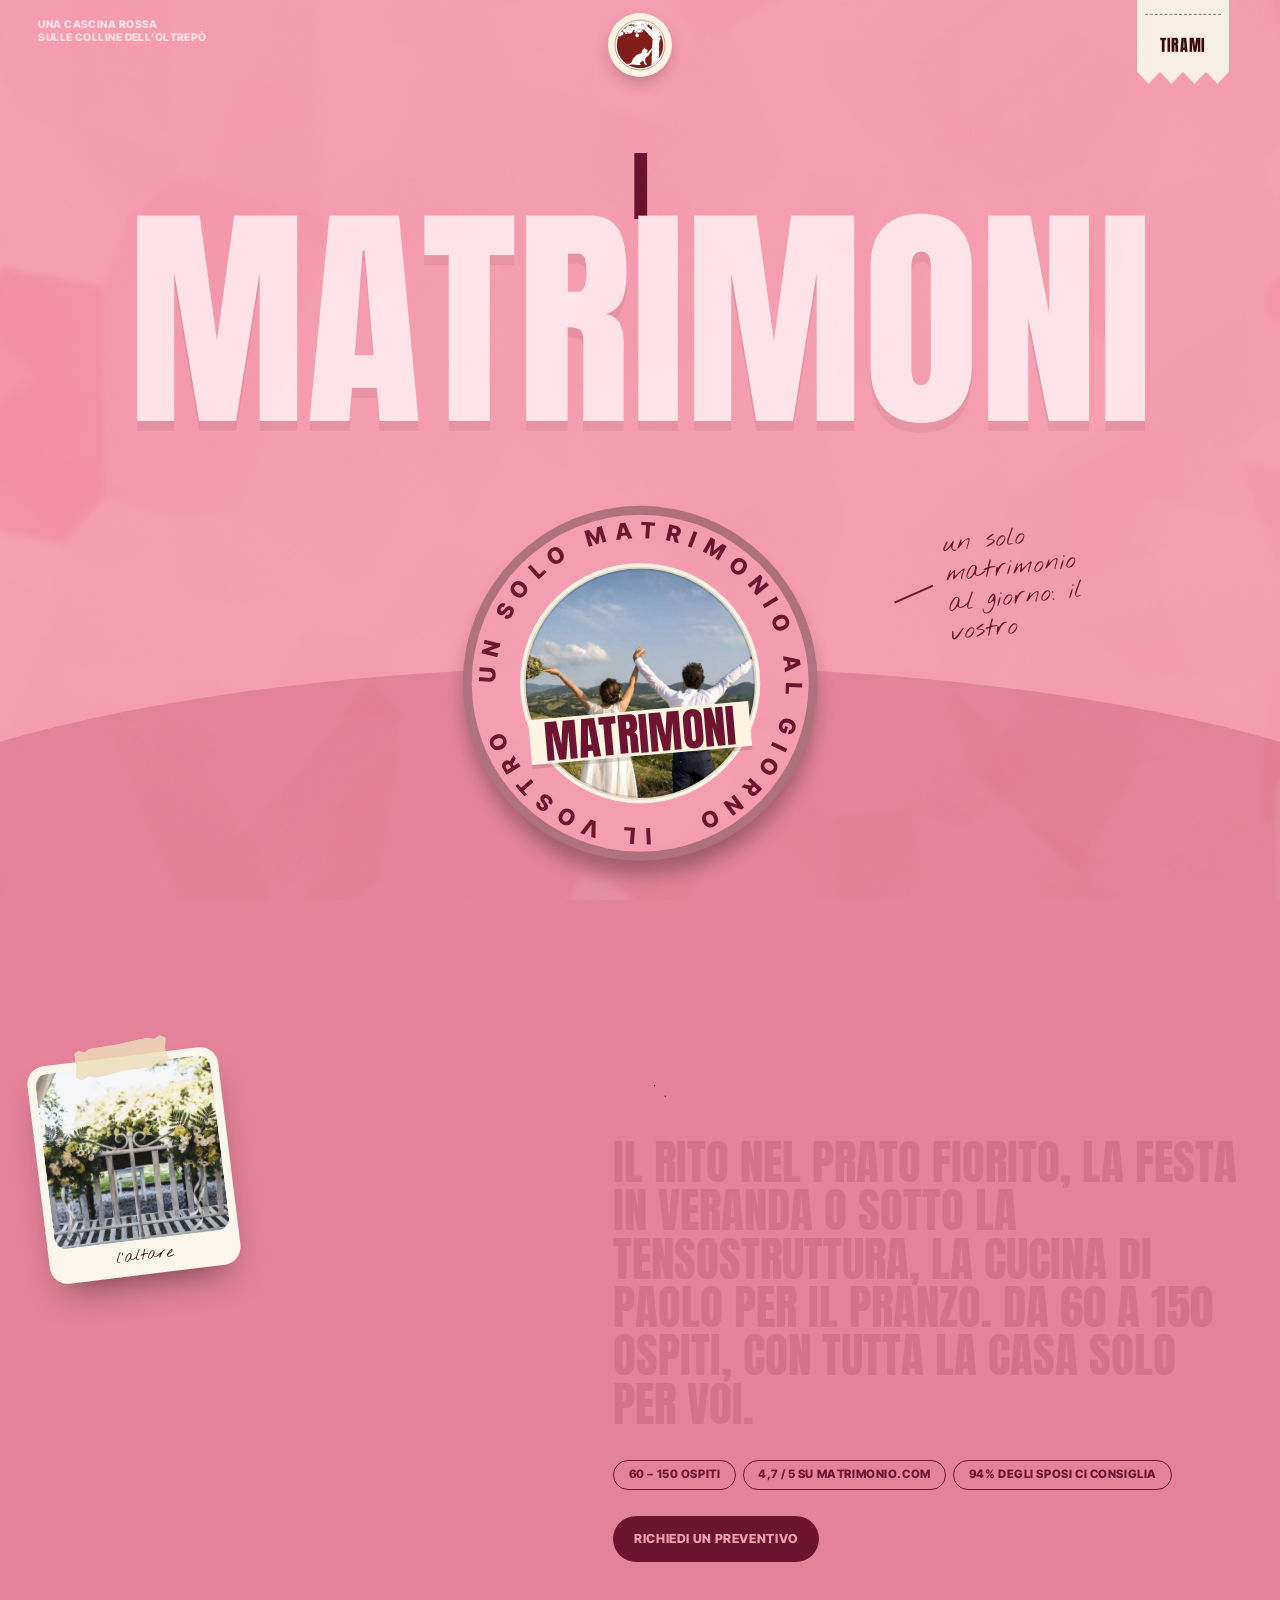
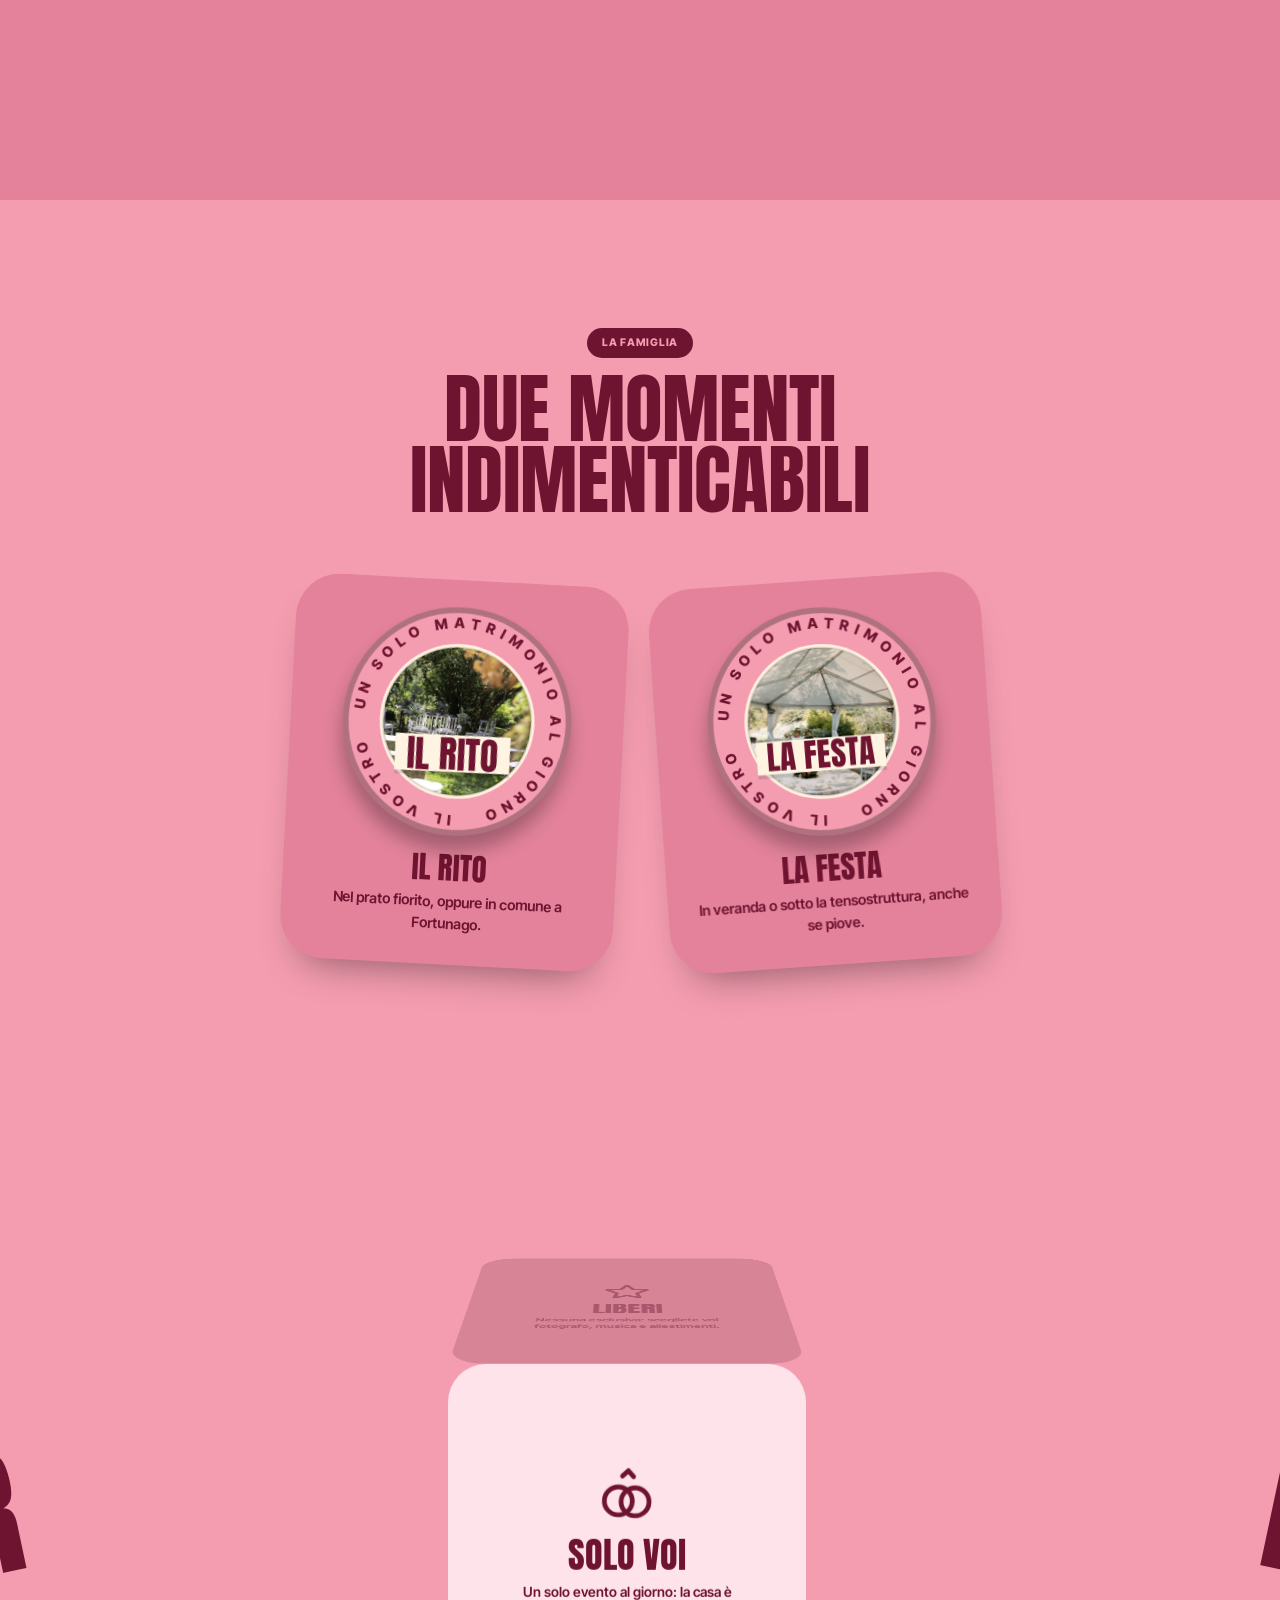
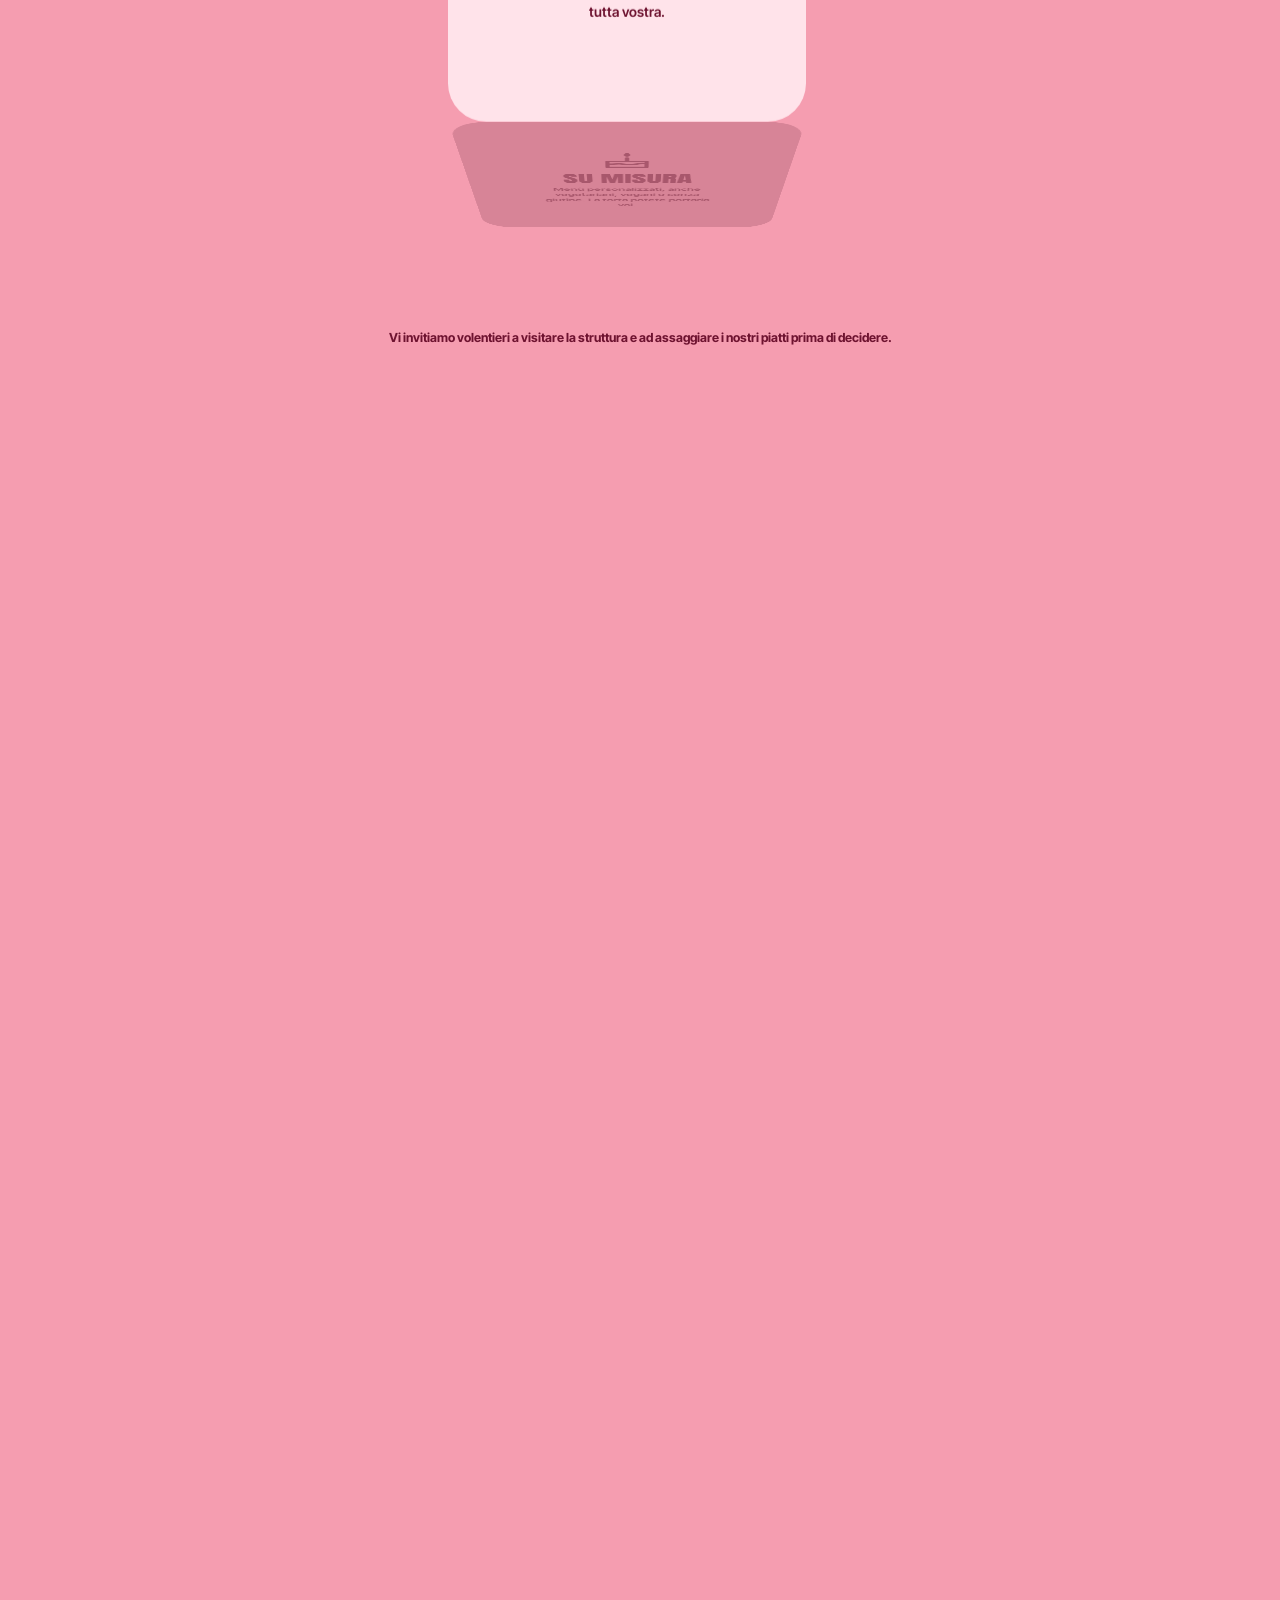
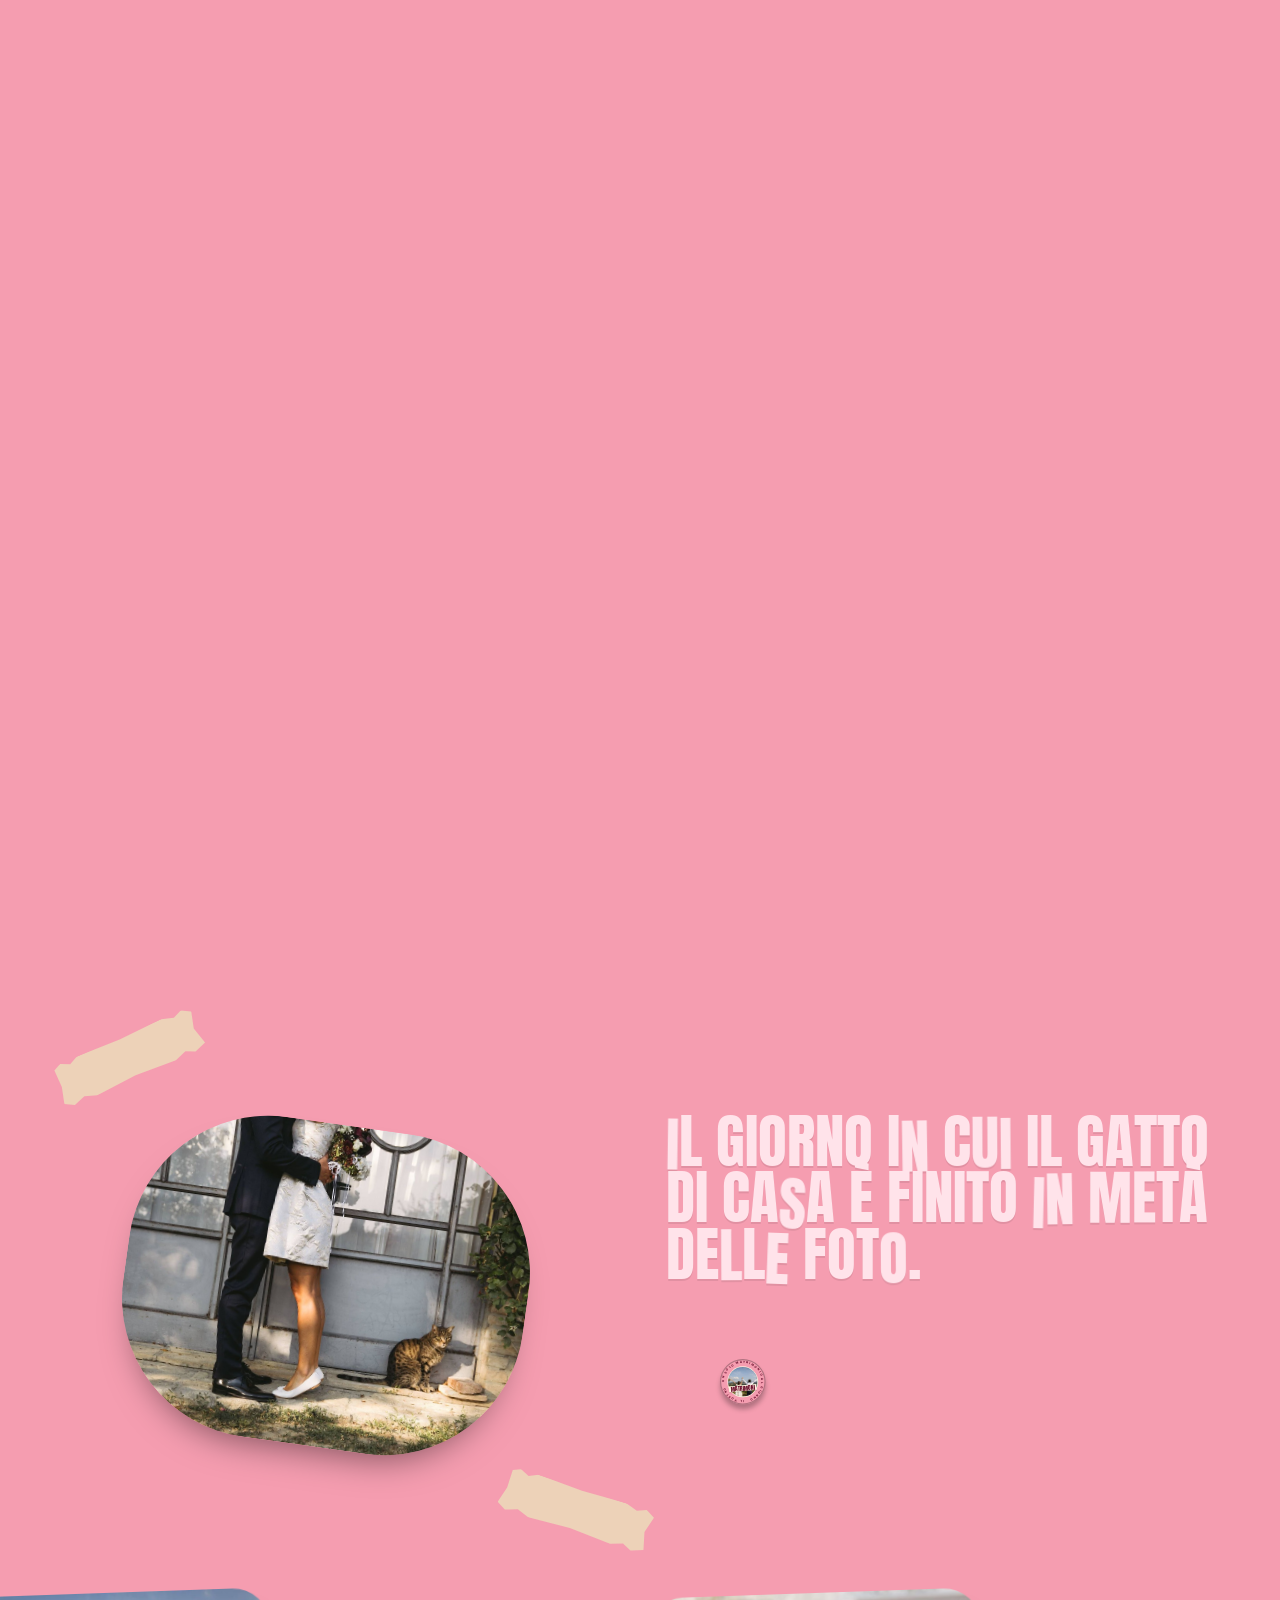
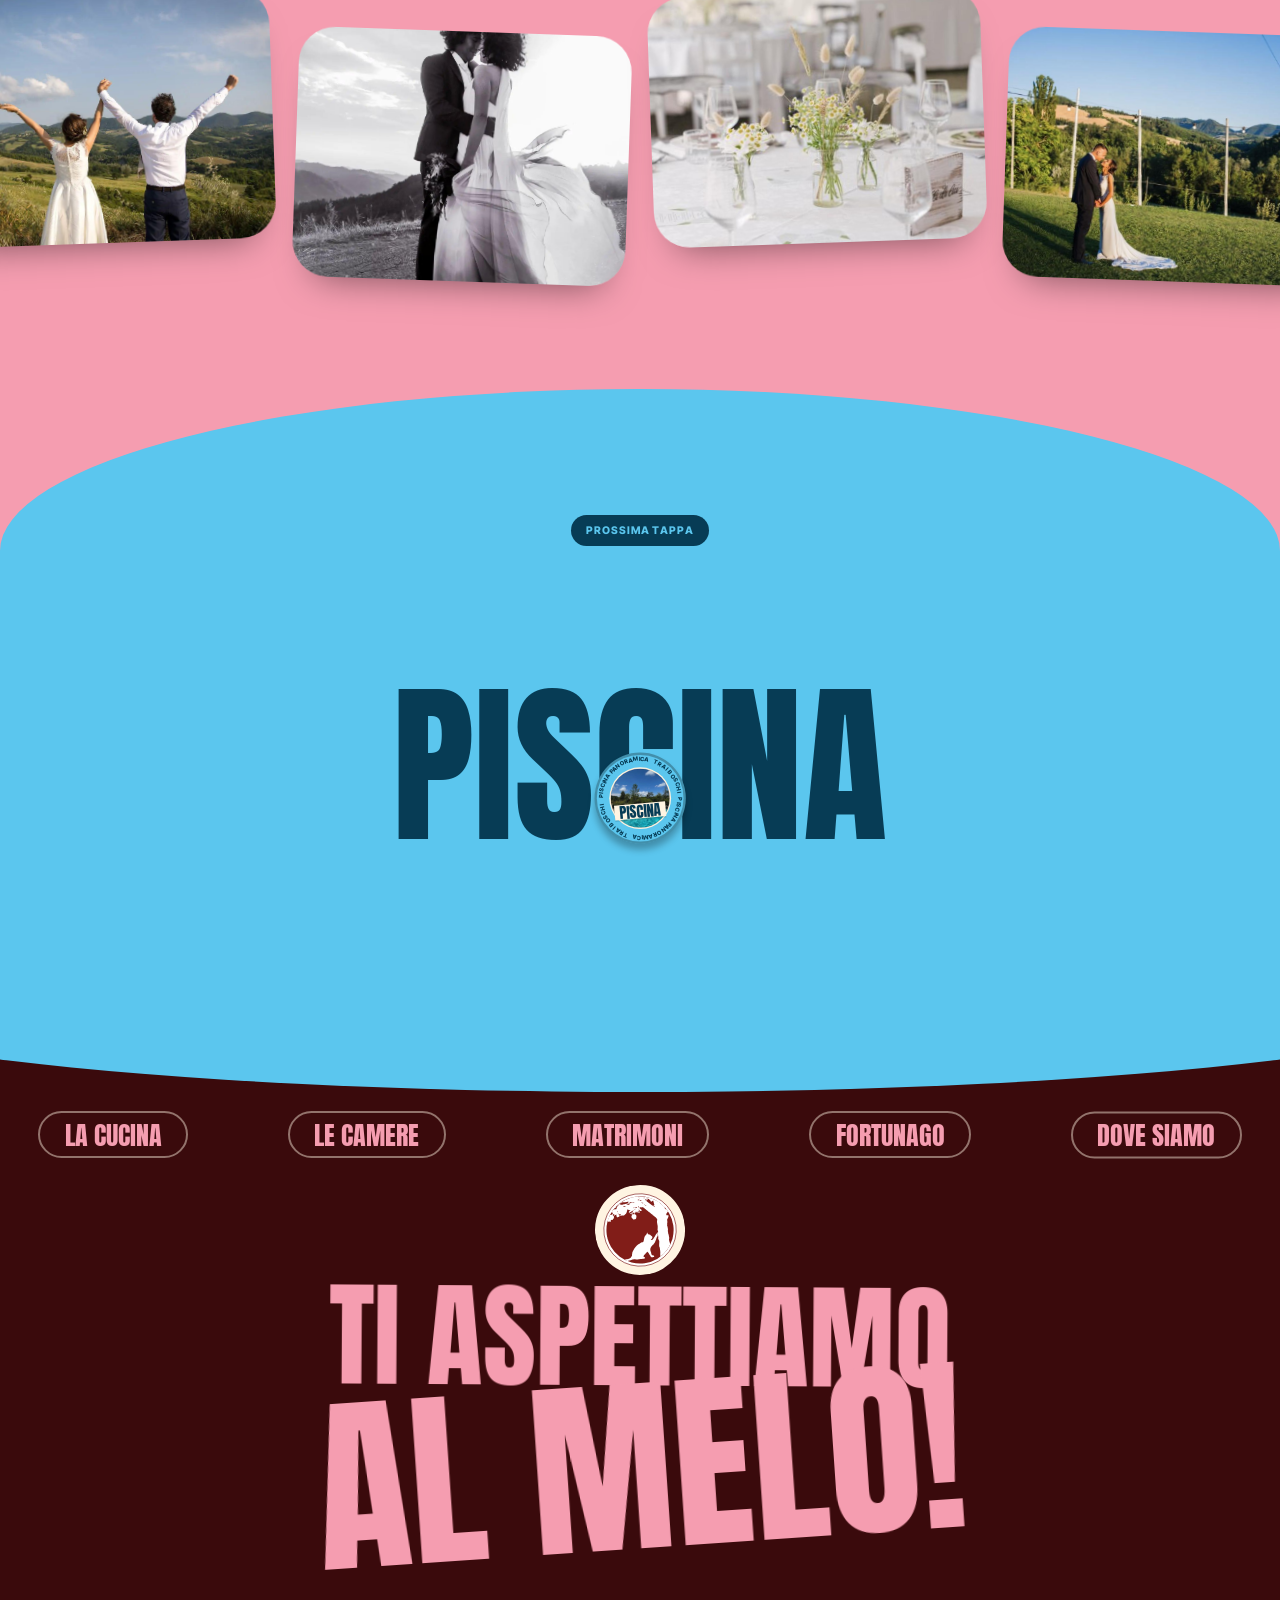
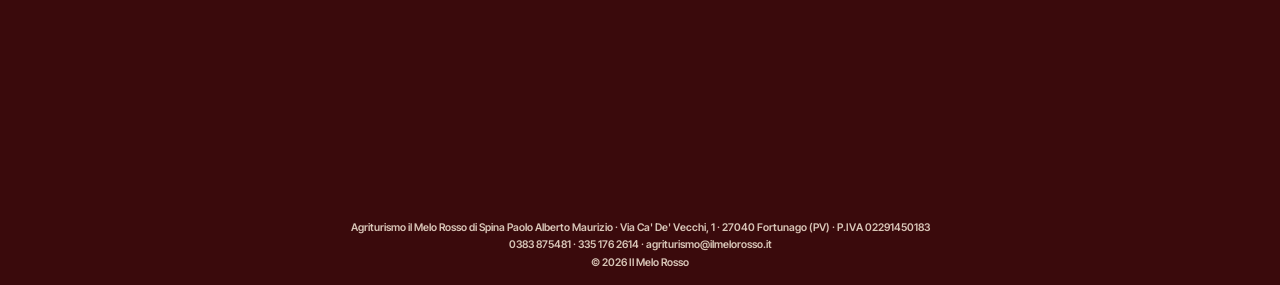
<file: matrimoni.html>
<!doctype html>
<html lang="it" style="--bg:#F59DB0;--ink:#6E1330;--hill:#E3829A;--title:#FFE3EA;--nbg:#5BC6EE;--nink:#073C55;--ntitle:#DDF5FF">
<head>
  <meta charset="utf-8">
  <meta name="viewport" content="width=device-width, initial-scale=1">
  <script>try{if(sessionStorage.getItem("meloArc")){sessionStorage.removeItem("meloArc");var d=document.documentElement;d.classList.add("is-arriving");d.style.setProperty("--arcY",(-innerHeight*1.45)+"px")}}catch(e){}</script>
  <title>I Matrimoni | Il Melo Rosso · Agriturismo a Fortunago</title>
  <meta name="description" content="Matrimoni country chic al Melo Rosso: rito nel prato fiorito, festa in veranda o in tensostruttura, da 60 a 150 ospiti, un solo evento al giorno.">
  <meta name="theme-color" content="#F59DB0">
  <meta property="og:title" content="I Matrimoni | Il Melo Rosso">
  <meta property="og:description" content="Matrimoni country chic al Melo Rosso: rito nel prato fiorito, festa in veranda o in tensostruttura, da 60 a 150 ospiti, un solo evento al giorno.">
  <meta property="og:image" content="assets/img/nuove/img-7615.jpg">
  <link rel="icon" type="image/png" href="assets/img/site/logo.png">
  <link rel="preconnect" href="https://fonts.googleapis.com">
  <link rel="preconnect" href="https://fonts.gstatic.com" crossorigin>
  <link rel="stylesheet" href="https://fonts.googleapis.com/css2?family=Anton&family=Inter+Tight:wght@400;500;600;700;800&family=Nothing+You+Could+Do&display=swap">
  <link rel="stylesheet" href="css/style.css?v=202611230851">
  <link rel="stylesheet" href="css/page.css?v=202611230851">
</head>
<body class="is-loading is-page" data-page="matrimoni">

<div class="loader loader--page" aria-hidden="true"></div>
<div class="arcs" aria-hidden="true">
  <span style="--a:#F59DB0"></span><span style="--a:#F58A1F"></span><span style="--a:#F5CF33"></span><span style="--a:#8E80F0"></span><span style="--a:#3A0A0C"></span>
</div>

<!-- HEADER -->
<header class="hdr">
  <p class="hdr__claim">Una cascina rossa<br>sulle colline dell'Oltrepò</p>
  <a class="hdr__logo" href="index.html" aria-label="Il Melo Rosso, torna alla home"><img src="assets/img/logo.svg" alt="Il Melo Rosso" width="64" height="64"></a>
  <button class="tag" aria-expanded="false" aria-controls="menu" aria-label="Apri il menu">
    <span class="tag__string"></span>
    <span class="tag__paper"><span class="tag__txt">Tirami</span></span>
  </button>
</header>

<!-- PULL-DOWN MENU -->
<nav class="menu" id="menu" aria-hidden="true">
  <ul class="menu__list">
    <li><a href="index.html"><img src="assets/img/stk/img-7608.jpg" alt=""><span>Home</span></a></li>
    <li><a href="cucina.html"><img src="assets/img/stk/13175261.jpg" alt=""><span>La cucina</span></a></li>
    <li><a href="camere.html"><img src="assets/img/stk/luna-1.jpg" alt=""><span>Le camere</span></a></li>
    <li><a href="matrimoni.html"><img src="assets/img/stk/13660935-2.jpg" alt=""><span>Matrimoni</span></a></li>
    <li><a href="piscina.html"><img src="assets/img/stk/img-7606.jpg" alt=""><span>Piscina</span></a></li>
    <li><a href="colazione.html"><img src="assets/img/stk/img-7842.jpg" alt=""><span>Colazione</span></a></li>
    <li><a href="fortunago.html"><img src="assets/img/stk/img-7607-1.jpg" alt=""><span>Fortunago</span></a></li>
    <li><a href="#contatti"><img src="assets/img/stk/img-7609-1.jpg" alt=""><span>Contatti</span></a></li>
  </ul>
  <div class="menu__foot">
    <a href="tel:+393351762614">335 176 2614</a>
    <a href="mailto:agriturismo@ilmelorosso.it">agriturismo@ilmelorosso.it</a>
    <span>Via Ca' De' Vecchi 1 · Fortunago (PV)</span>
  </div>
  <p class="menu__hand">tirami su per chiudere <span class="ico ico--up" aria-hidden="true"></span></p>
</nav>

<main>
  <!-- HERO -->
  <section class="ph">
    <span class="pillbox pillbox--ink ph__pill">Sposarsi al Melo</span>
    <h1 class="ph__title" style="--len:9"><span class="ph__l1 js-hop-in">I</span><span class="ph__l2 js-hop-in">Matrimoni</span></h1>
    <div class="ph__stk" data-player="matrimoni"></div>
    <p class="hand ph__hand">un solo matrimonio al giorno: il vostro</p>
    <div class="ph__hill" aria-hidden="true"></div>
  </section>

  <!-- DESCRIZIONE -->
  <section class="pd">
    <div class="pd__left">
      <figure class="pd__card"><i class="tape tape--top"></i><img src="assets/img/nuove/img-7615.jpg" alt="l&#x27;altare"><figcaption class="hand">l&#x27;altare</figcaption></figure>
      <div class="pd__land" aria-hidden="true"></div>
    </div>
    <div class="pd__right">
      <p class="pd__txt js-ink">Il rito nel prato fiorito, la festa in veranda o sotto la tensostruttura, la cucina di Paolo per il pranzo. Da 60 a 150 ospiti, con tutta la casa solo per voi.</p>
      <ul class="pd__chips"><li>60 – 150 ospiti</li><li>4,7 / 5 su matrimonio.com</li><li>94% degli sposi ci consiglia</li></ul>
      <a class="pill pill--ink" href="mailto:agriturismo@ilmelorosso.it?subject=Matrimonio%20al%20Melo%20Rosso" data-hop>Richiedi un preventivo</a>
      <svg class="pd__scribble" viewBox="0 0 300 120" aria-hidden="true"><path d="M8,96 C60,20 170,10 280,64"/><path d="M262,46 L282,66 L256,74"/></svg>
    </div>
  </section>

  <!-- VARIANTI -->
  <section class="ps">
    <span class="pillbox pillbox--ink">La famiglia</span>
    <h2 class="ps__title js-hop-in">Due momenti indimenticabili</h2>
    <div class="ps__row">
      <article class="ps__card" style="--r:3deg">
        <div class="ps__stk" data-sib="{&quot;img&quot;: &quot;assets/img/nuove/t30-1946176-3.jpg&quot;, &quot;label&quot;: &quot;Il rito&quot;}"></div>
        <h3>Il rito</h3>
        <p>Nel prato fiorito, oppure in comune a Fortunago.</p>
      </article>
      <article class="ps__card" style="--r:-4deg">
        <div class="ps__stk" data-sib="{&quot;img&quot;: &quot;assets/img/site/b4154.jpg&quot;, &quot;label&quot;: &quot;La festa&quot;}"></div>
        <h3>La festa</h3>
        <p>In veranda o sotto la tensostruttura, anche se piove.</p>
      </article>
    </div>
  </section>

  <!-- SUPERPOTERI -->
  <section class="pw" aria-label="Superpoteri">
    <div class="pw__pin">
      <span class="pw__side pw__side--l" aria-hidden="true">Super</span>
      <div class="pw__stack">
        <div class="pw__track">
        <article class="pw__card">
          <svg class="pw__icon" viewBox="0 0 24 24" aria-hidden="true"><circle cx="9" cy="14" r="5"/><circle cx="15" cy="14" r="5"/><path d="M10 5l2-2 2 2"/></svg>
          <h3 class="pw__h" data-text="Solo voi">Solo voi</h3>
          <p>Un solo evento al giorno: la casa è tutta vostra.</p>
        </article>
        <article class="pw__card">
          <svg class="pw__icon" viewBox="0 0 24 24" aria-hidden="true"><path d="M4 20h16v-7H4zM4 16c2 1 4-1 6 0s4 1 6 0 3-1 4 0M12 13V9M12 6.5c-1-1 0-2.5 0-2.5s1 1.5 0 2.5"/></svg>
          <h3 class="pw__h" data-text="Su misura">Su misura</h3>
          <p>Menù personalizzati, anche vegetariani, vegani o senza glutine. La torta potete portarla voi.</p>
        </article>
        <article class="pw__card">
          <svg class="pw__icon" viewBox="0 0 24 24" aria-hidden="true"><path d="M12 3l2.7 5.6 6.1.9-4.4 4.3 1 6.1L12 17l-5.4 2.9 1-6.1L3.2 9.5l6.1-.9z"/></svg>
          <h3 class="pw__h" data-text="Liberi">Liberi</h3>
          <p>Nessuna esclusiva: scegliete voi fotografo, musica e allestimenti.</p>
        </article>
        </div>
      </div>
      <span class="pw__side pw__side--r" aria-hidden="true">poteri</span>
      <p class="pw__note">Vi invitiamo volentieri a visitare la struttura e ad assaggiare i nostri piatti prima di decidere.</p>
    </div>
  </section>

  <!-- FRASE + GALLERIA -->
  <section class="pq">
    <div class="pq__row">
      <figure class="pq__img"><img src="assets/img/site/gatto.jpg" alt=""></figure>
      <div class="pq__txt">
        <h2 class="js-hop-in">Il giorno in cui il gatto di casa è finito in metà delle foto.</h2>
        <div class="pq__stk" data-player="matrimoni"></div>
      </div>
      <i class="tape pq__tape pq__tape--a" aria-hidden="true"></i>
      <i class="tape pq__tape pq__tape--b" aria-hidden="true"></i>
    </div>
    <div class="pq__strip">
      <figure><img src="assets/img/nuove/13660935-2.jpg" alt="" loading="lazy"></figure>
      <figure><img src="assets/img/nuove/9642710.jpg" alt="" loading="lazy"></figure>
      <figure><img src="assets/img/nuove/img-7841.jpg" alt="" loading="lazy"></figure>
      <figure><img src="assets/img/nuove/img-7844.jpg" alt="" loading="lazy"></figure>
      <figure><img src="assets/img/nuove/t30-1946176-1.jpg" alt="" loading="lazy"></figure>
      <figure><img src="assets/img/nuove/4079849.jpg" alt="" loading="lazy"></figure>
      <figure><img src="assets/img/site/485.jpg" alt="" loading="lazy"></figure>
      <figure><img src="assets/img/site/514.jpg" alt="" loading="lazy"></figure>
      <figure><img src="assets/img/site/matrimonio-melo.jpg" alt="" loading="lazy"></figure>
    </div>
  </section>

  <!-- PROSSIMA TAPPA -->
  <section class="pn">
    <a class="pn__link" href="piscina.html">
      <span class="pillbox pn__pill">Prossima tappa</span>
      <span class="pn__title">Piscina</span>
      <span class="pn__stk" data-player="piscina"></span>
    </a>
  </section>
</main>

<!-- FOOTER · PHYSICS -->
<footer class="foot" id="contatti">
  <div class="foot__curve" aria-hidden="true"></div>
  <nav class="foot__nav" aria-label="Footer">
    <a href="cucina.html">La cucina</a>
    <a href="camere.html">Le camere</a>
    <a href="matrimoni.html">Matrimoni</a>
    <a href="fortunago.html">Fortunago</a>
    <a href="https://www.google.com/maps/search/?api=1&amp;query=Agriturismo+Il+Melo+Rosso+Via+Ca%27+De%27+Vecchi+1+Fortunago" target="_blank" rel="noopener">Dove siamo</a>
  </nav>
  <div class="foot__brand">
    <img src="assets/img/logo.svg" alt="" width="90" height="90">
    <p class="foot__big"><span>Ti aspettiamo</span><span>al Melo!</span></p>
  </div>
  <div class="foot__world" aria-label="Gioca: trascina gli adesivi">
    <div class="foot__bodies"></div>
  </div>
  <div class="foot__info">
    <p>Agriturismo il Melo Rosso di Spina Paolo Alberto Maurizio · Via Ca' De' Vecchi, 1 · 27040 Fortunago (PV) · P.IVA 02291450183</p>
    <p><a href="tel:+390383875481">0383 875481</a> · <a href="tel:+393351762614">335 176 2614</a> · <a href="mailto:agriturismo@ilmelorosso.it">agriturismo@ilmelorosso.it</a></p>
    <p>© <span class="js-year">2026</span> Il Melo Rosso</p>
  </div>
</footer>

<div class="lightbox" aria-hidden="true"><img alt=""><button class="lightbox__x">Chiudi</button></div>

<script src="assets/vendor/gsap.min.js"></script>
<script src="assets/vendor/ScrollTrigger.min.js"></script>
<script src="assets/vendor/lenis.min.js"></script>
<script src="assets/vendor/matter.min.js"></script>
<script src="js/core.js?v=202611230851"></script>
<script src="js/page.js?v=202611230851"></script>
</body>
</html>
</file>
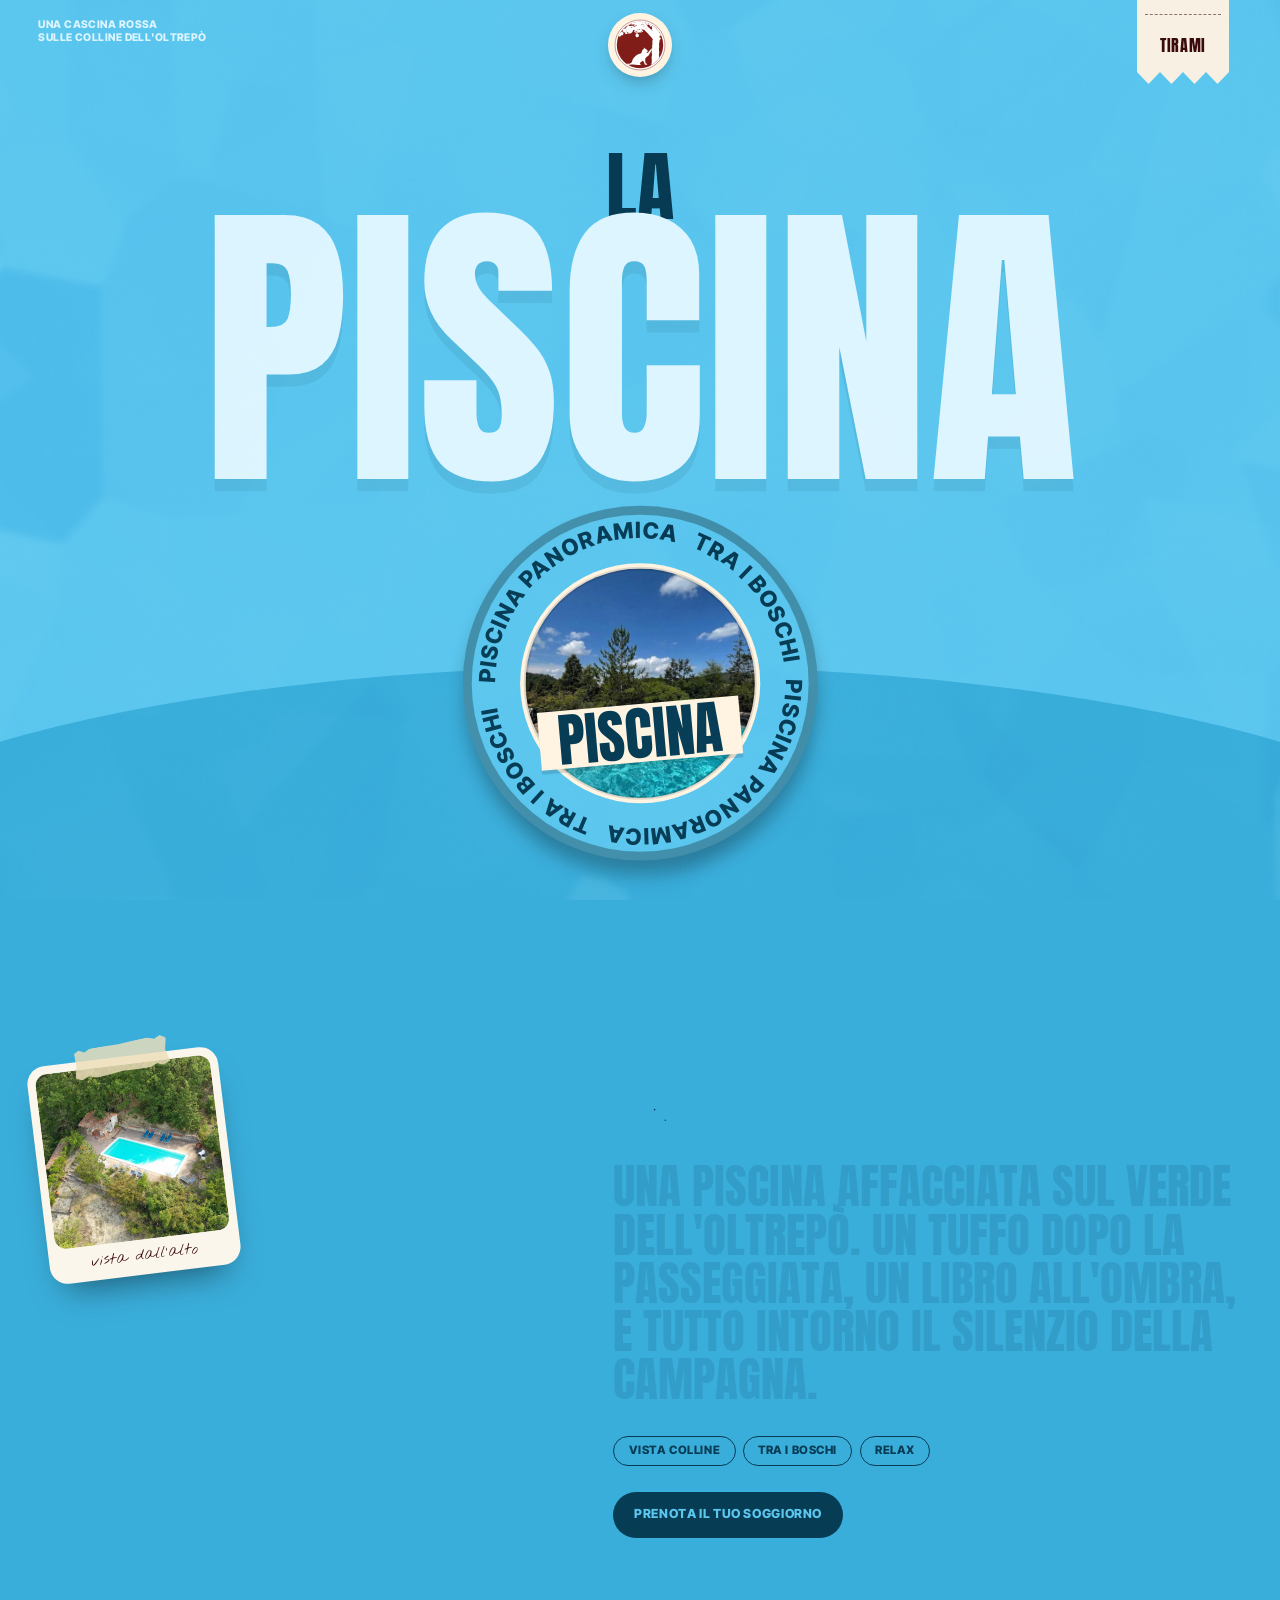
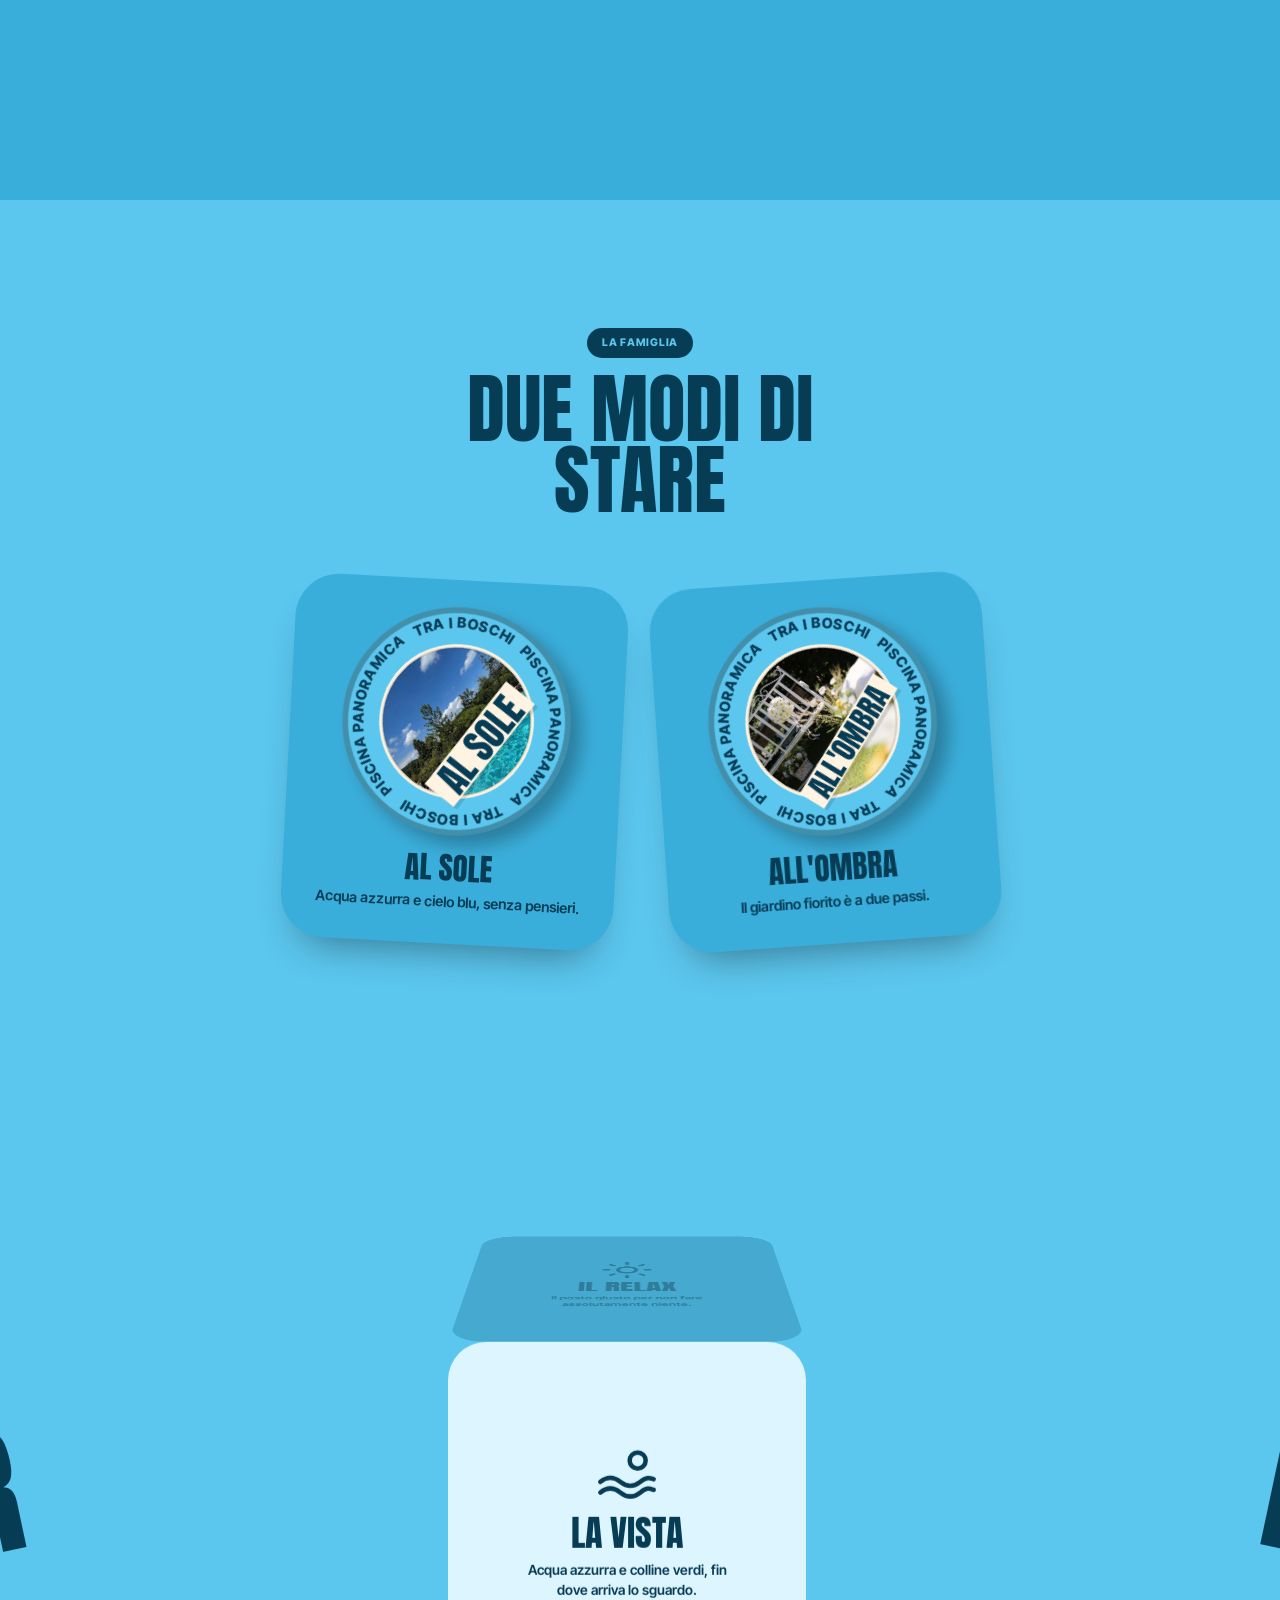
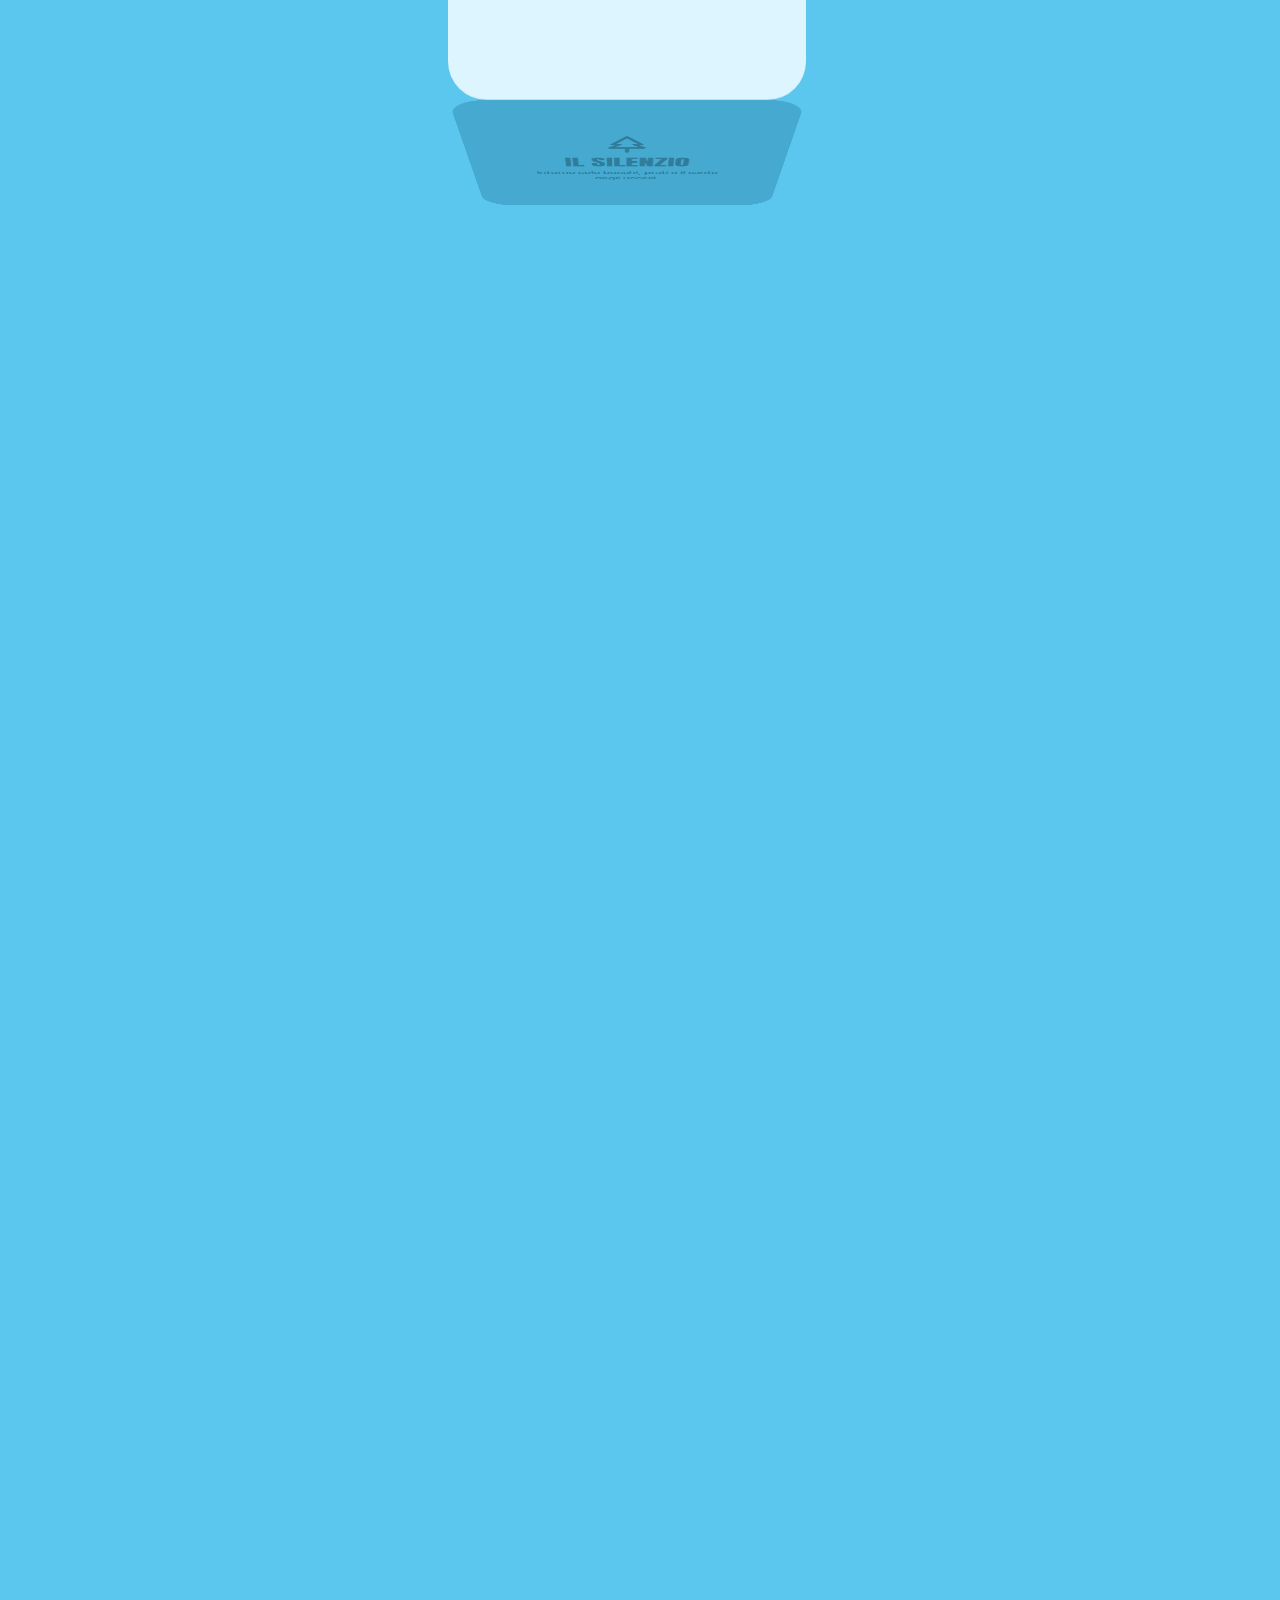
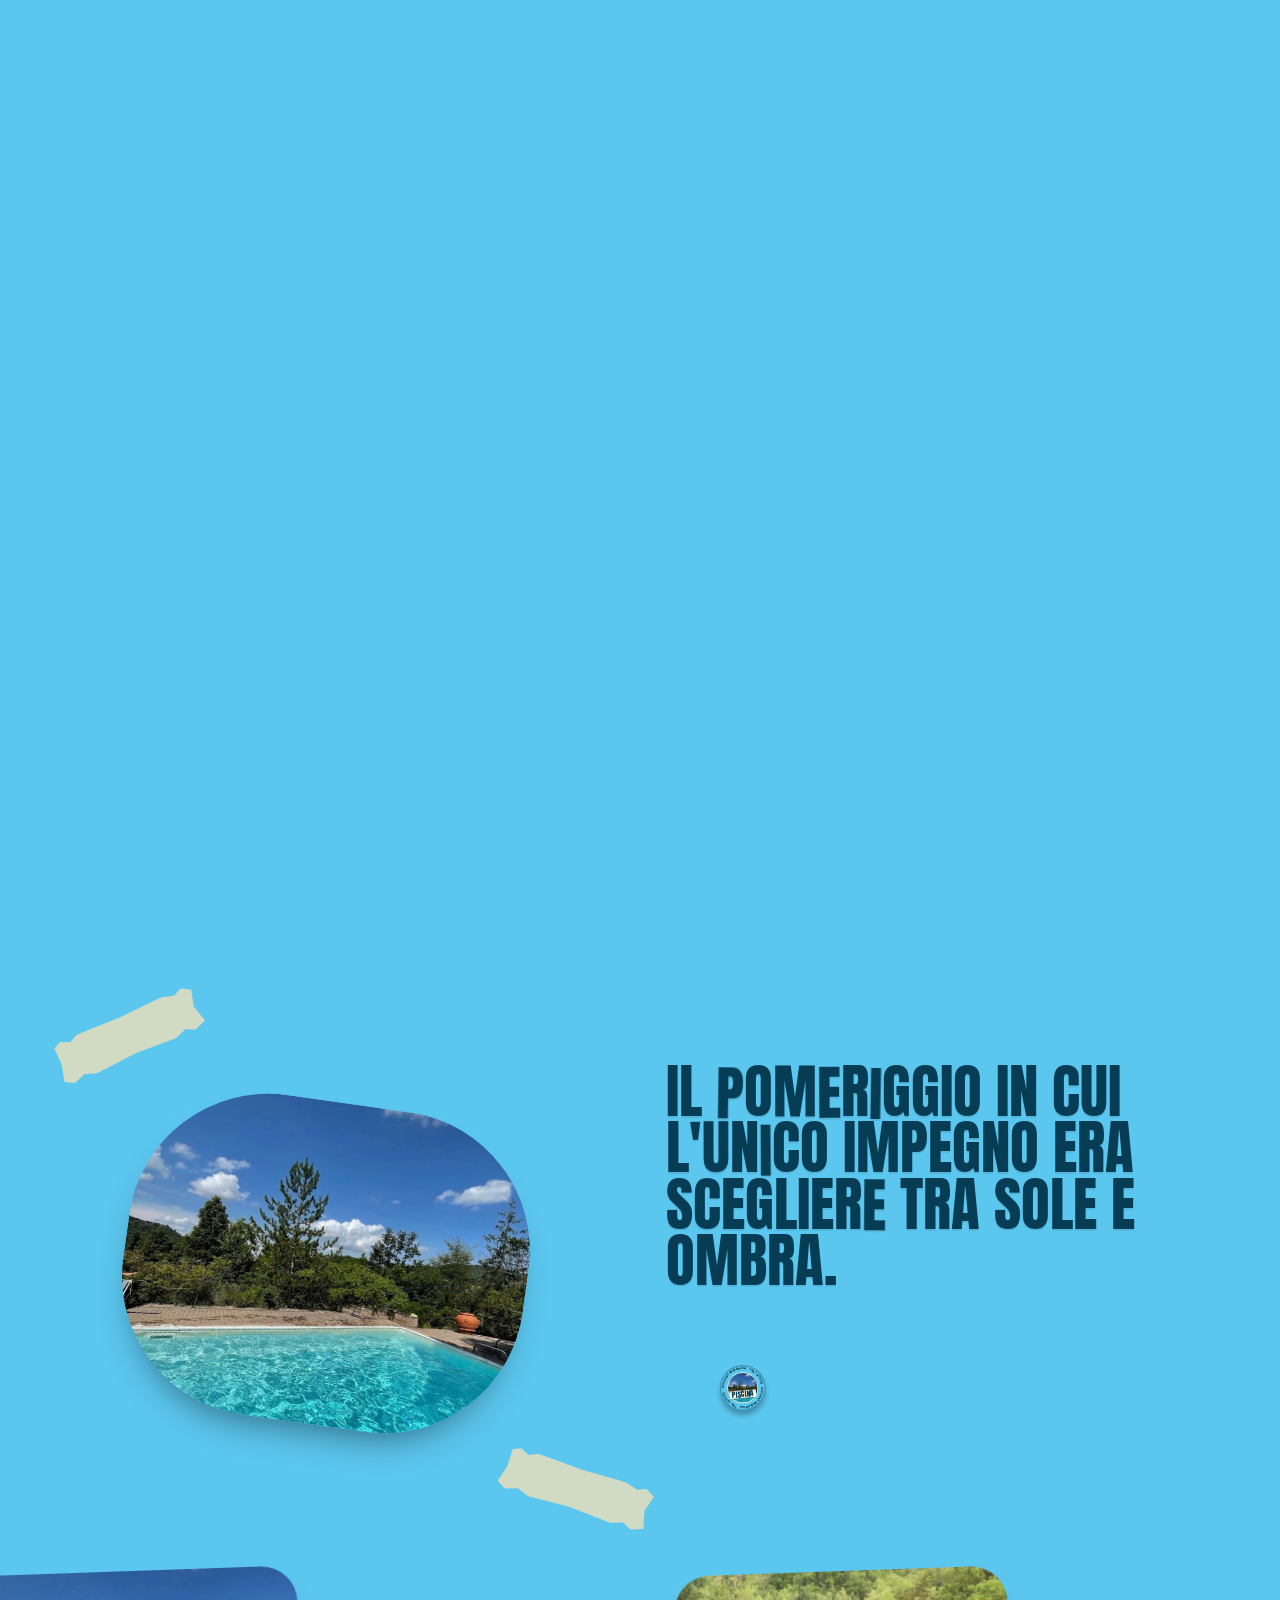
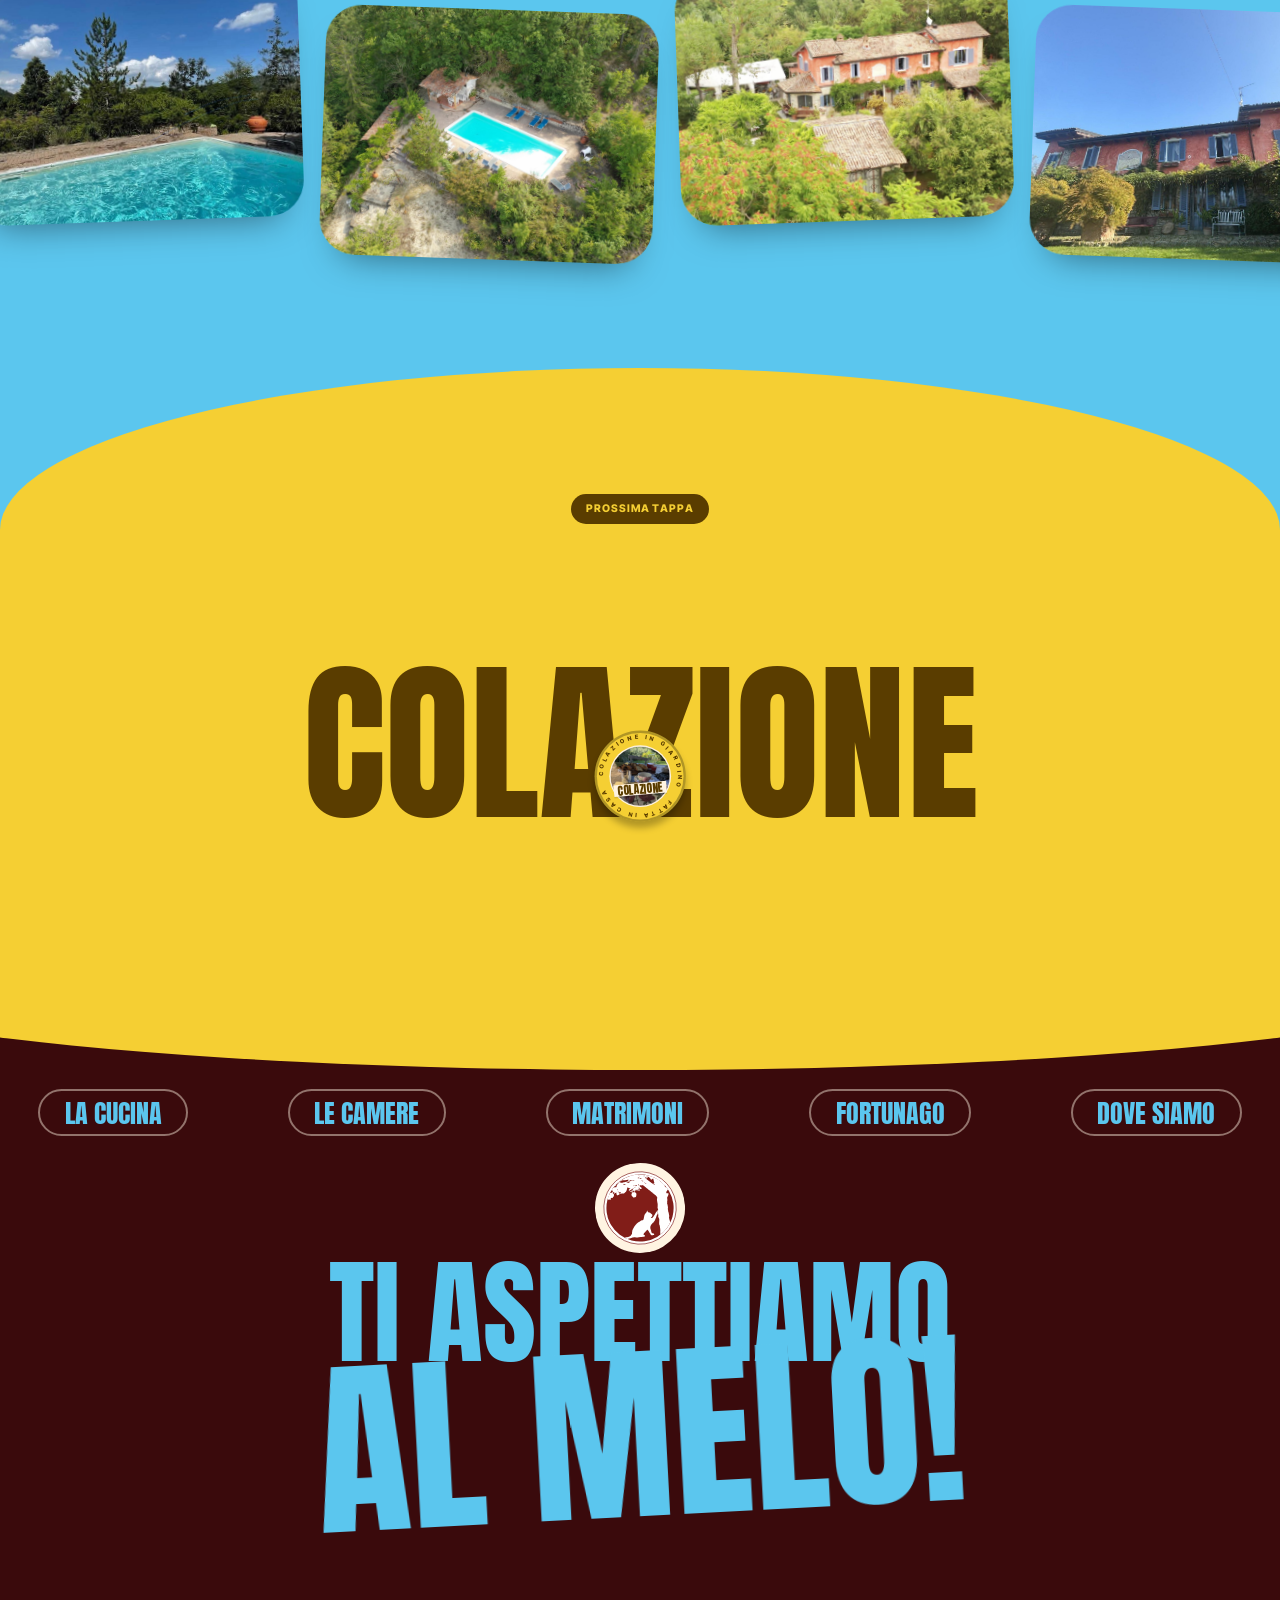
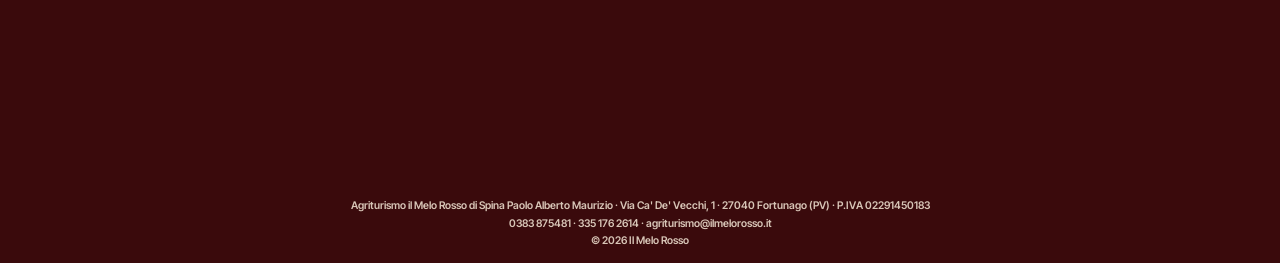
<file: piscina.html>
<!doctype html>
<html lang="it" style="--bg:#5BC6EE;--ink:#073C55;--hill:#3AAEDB;--title:#DDF5FF;--nbg:#F5CF33;--nink:#5A3D00;--ntitle:#FFF5C2">
<head>
  <meta charset="utf-8">
  <meta name="viewport" content="width=device-width, initial-scale=1">
  <script>try{if(sessionStorage.getItem("meloArc")){sessionStorage.removeItem("meloArc");var d=document.documentElement;d.classList.add("is-arriving");d.style.setProperty("--arcY",(-innerHeight*1.45)+"px")}}catch(e){}</script>
  <title>La Piscina | Il Melo Rosso · Agriturismo a Fortunago</title>
  <meta name="description" content="La piscina panoramica del Melo Rosso, affacciata sui boschi e sulle colline dell&#x27;Oltrepò Pavese.">
  <meta name="theme-color" content="#5BC6EE">
  <meta property="og:title" content="La Piscina | Il Melo Rosso">
  <meta property="og:description" content="La piscina panoramica del Melo Rosso, affacciata sui boschi e sulle colline dell&#x27;Oltrepò Pavese.">
  <meta property="og:image" content="assets/img/nuove/meloview16.jpg">
  <link rel="icon" type="image/png" href="assets/img/site/logo.png">
  <link rel="preconnect" href="https://fonts.googleapis.com">
  <link rel="preconnect" href="https://fonts.gstatic.com" crossorigin>
  <link rel="stylesheet" href="https://fonts.googleapis.com/css2?family=Anton&family=Inter+Tight:wght@400;500;600;700;800&family=Nothing+You+Could+Do&display=swap">
  <link rel="stylesheet" href="css/style.css?v=202611230851">
  <link rel="stylesheet" href="css/page.css?v=202611230851">
</head>
<body class="is-loading is-page" data-page="piscina">

<div class="loader loader--page" aria-hidden="true"></div>
<div class="arcs" aria-hidden="true">
  <span style="--a:#F59DB0"></span><span style="--a:#F58A1F"></span><span style="--a:#F5CF33"></span><span style="--a:#8E80F0"></span><span style="--a:#3A0A0C"></span>
</div>

<!-- HEADER -->
<header class="hdr">
  <p class="hdr__claim">Una cascina rossa<br>sulle colline dell'Oltrepò</p>
  <a class="hdr__logo" href="index.html" aria-label="Il Melo Rosso, torna alla home"><img src="assets/img/logo.svg" alt="Il Melo Rosso" width="64" height="64"></a>
  <button class="tag" aria-expanded="false" aria-controls="menu" aria-label="Apri il menu">
    <span class="tag__string"></span>
    <span class="tag__paper"><span class="tag__txt">Tirami</span></span>
  </button>
</header>

<!-- PULL-DOWN MENU -->
<nav class="menu" id="menu" aria-hidden="true">
  <ul class="menu__list">
    <li><a href="index.html"><img src="assets/img/stk/img-7608.jpg" alt=""><span>Home</span></a></li>
    <li><a href="cucina.html"><img src="assets/img/stk/13175261.jpg" alt=""><span>La cucina</span></a></li>
    <li><a href="camere.html"><img src="assets/img/stk/luna-1.jpg" alt=""><span>Le camere</span></a></li>
    <li><a href="matrimoni.html"><img src="assets/img/stk/13660935-2.jpg" alt=""><span>Matrimoni</span></a></li>
    <li><a href="piscina.html"><img src="assets/img/stk/img-7606.jpg" alt=""><span>Piscina</span></a></li>
    <li><a href="colazione.html"><img src="assets/img/stk/img-7842.jpg" alt=""><span>Colazione</span></a></li>
    <li><a href="fortunago.html"><img src="assets/img/stk/img-7607-1.jpg" alt=""><span>Fortunago</span></a></li>
    <li><a href="#contatti"><img src="assets/img/stk/img-7609-1.jpg" alt=""><span>Contatti</span></a></li>
  </ul>
  <div class="menu__foot">
    <a href="tel:+393351762614">335 176 2614</a>
    <a href="mailto:agriturismo@ilmelorosso.it">agriturismo@ilmelorosso.it</a>
    <span>Via Ca' De' Vecchi 1 · Fortunago (PV)</span>
  </div>
  <p class="menu__hand">tirami su per chiudere <span class="ico ico--up" aria-hidden="true"></span></p>
</nav>

<main>
  <!-- HERO -->
  <section class="ph">
    <span class="pillbox pillbox--ink ph__pill">Un tuffo</span>
    <h1 class="ph__title" style="--len:7"><span class="ph__l1 js-hop-in">La</span><span class="ph__l2 js-hop-in">Piscina</span></h1>
    <div class="ph__stk" data-player="piscina"></div>
    <p class="hand ph__hand">tra i boschi e le colline</p>
    <div class="ph__hill" aria-hidden="true"></div>
  </section>

  <!-- DESCRIZIONE -->
  <section class="pd">
    <div class="pd__left">
      <figure class="pd__card"><i class="tape tape--top"></i><img src="assets/img/nuove/meloview16.jpg" alt="vista dall&#x27;alto"><figcaption class="hand">vista dall&#x27;alto</figcaption></figure>
      <div class="pd__land" aria-hidden="true"></div>
    </div>
    <div class="pd__right">
      <p class="pd__txt js-ink">Una piscina affacciata sul verde dell&#x27;Oltrepò. Un tuffo dopo la passeggiata, un libro all&#x27;ombra, e tutto intorno il silenzio della campagna.</p>
      <ul class="pd__chips"><li>vista colline</li><li>tra i boschi</li><li>relax</li></ul>
      <a class="pill pill--ink" href="tel:+393351762614" data-hop>Prenota il tuo soggiorno</a>
      <svg class="pd__scribble" viewBox="0 0 300 120" aria-hidden="true"><path d="M8,96 C60,20 170,10 280,64"/><path d="M262,46 L282,66 L256,74"/></svg>
    </div>
  </section>

  <!-- VARIANTI -->
  <section class="ps">
    <span class="pillbox pillbox--ink">La famiglia</span>
    <h2 class="ps__title js-hop-in">Due modi di stare</h2>
    <div class="ps__row">
      <article class="ps__card" style="--r:3deg">
        <div class="ps__stk" data-sib="{&quot;img&quot;: &quot;assets/img/nuove/img-7606.jpg&quot;, &quot;label&quot;: &quot;Al sole&quot;}"></div>
        <h3>Al sole</h3>
        <p>Acqua azzurra e cielo blu, senza pensieri.</p>
      </article>
      <article class="ps__card" style="--r:-4deg">
        <div class="ps__stk" data-sib="{&quot;img&quot;: &quot;assets/img/nuove/img-7838.jpg&quot;, &quot;label&quot;: &quot;All&#x27;ombra&quot;}"></div>
        <h3>All&#x27;ombra</h3>
        <p>Il giardino fiorito è a due passi.</p>
      </article>
    </div>
  </section>

  <!-- SUPERPOTERI -->
  <section class="pw" aria-label="Superpoteri">
    <div class="pw__pin">
      <span class="pw__side pw__side--l" aria-hidden="true">Super</span>
      <div class="pw__stack">
        <div class="pw__track">
        <article class="pw__card">
          <svg class="pw__icon" viewBox="0 0 24 24" aria-hidden="true"><path d="M2 15c2.5-2 5-2 7.5 0s5 2 7.5 0 3.5-1.5 5-1"/><path d="M2 19c2.5-2 5-2 7.5 0s5 2 7.5 0 3.5-1.5 5-1"/><circle cx="16" cy="7" r="3"/></svg>
          <h3 class="pw__h" data-text="La vista">La vista</h3>
          <p>Acqua azzurra e colline verdi, fin dove arriva lo sguardo.</p>
        </article>
        <article class="pw__card">
          <svg class="pw__icon" viewBox="0 0 24 24" aria-hidden="true"><path d="M12 21v-5M12 3l6 9h-3l4 4H5l4-4H6z"/></svg>
          <h3 class="pw__h" data-text="Il silenzio">Il silenzio</h3>
          <p>Intorno solo boschi, prati e il canto degli uccelli.</p>
        </article>
        <article class="pw__card">
          <svg class="pw__icon" viewBox="0 0 24 24" aria-hidden="true"><circle cx="12" cy="12" r="4"/><path d="M12 2v2M12 20v2M2 12h2M20 12h2M4.9 4.9l1.4 1.4M17.7 17.7l1.4 1.4M4.9 19.1l1.4-1.4M17.7 6.3l1.4-1.4"/></svg>
          <h3 class="pw__h" data-text="Il relax">Il relax</h3>
          <p>Il posto giusto per non fare assolutamente niente.</p>
        </article>
        </div>
      </div>
      <span class="pw__side pw__side--r" aria-hidden="true">poteri</span>
      
    </div>
  </section>

  <!-- FRASE + GALLERIA -->
  <section class="pq">
    <div class="pq__row">
      <figure class="pq__img"><img src="assets/img/nuove/img-7606.jpg" alt=""></figure>
      <div class="pq__txt">
        <h2 class="js-hop-in">Il pomeriggio in cui l&#x27;unico impegno era scegliere tra sole e ombra.</h2>
        <div class="pq__stk" data-player="piscina"></div>
      </div>
      <i class="tape pq__tape pq__tape--a" aria-hidden="true"></i>
      <i class="tape pq__tape pq__tape--b" aria-hidden="true"></i>
    </div>
    <div class="pq__strip">
      <figure><img src="assets/img/nuove/img-7606.jpg" alt="" loading="lazy"></figure>
      <figure><img src="assets/img/nuove/meloview16.jpg" alt="" loading="lazy"></figure>
      <figure><img src="assets/img/nuove/copertina.jpg" alt="" loading="lazy"></figure>
      <figure><img src="assets/img/nuove/img-8497.jpg" alt="" loading="lazy"></figure>
      <figure><img src="assets/img/nuove/t30-2973555-1.jpg" alt="" loading="lazy"></figure>
      <figure><img src="assets/img/nuove/img-7838.jpg" alt="" loading="lazy"></figure>
      <figure><img src="assets/img/nuove/img-7608.jpg" alt="" loading="lazy"></figure>
    </div>
  </section>

  <!-- PROSSIMA TAPPA -->
  <section class="pn">
    <a class="pn__link" href="colazione.html">
      <span class="pillbox pn__pill">Prossima tappa</span>
      <span class="pn__title">Colazione</span>
      <span class="pn__stk" data-player="colazione"></span>
    </a>
  </section>
</main>

<!-- FOOTER · PHYSICS -->
<footer class="foot" id="contatti">
  <div class="foot__curve" aria-hidden="true"></div>
  <nav class="foot__nav" aria-label="Footer">
    <a href="cucina.html">La cucina</a>
    <a href="camere.html">Le camere</a>
    <a href="matrimoni.html">Matrimoni</a>
    <a href="fortunago.html">Fortunago</a>
    <a href="https://www.google.com/maps/search/?api=1&amp;query=Agriturismo+Il+Melo+Rosso+Via+Ca%27+De%27+Vecchi+1+Fortunago" target="_blank" rel="noopener">Dove siamo</a>
  </nav>
  <div class="foot__brand">
    <img src="assets/img/logo.svg" alt="" width="90" height="90">
    <p class="foot__big"><span>Ti aspettiamo</span><span>al Melo!</span></p>
  </div>
  <div class="foot__world" aria-label="Gioca: trascina gli adesivi">
    <div class="foot__bodies"></div>
  </div>
  <div class="foot__info">
    <p>Agriturismo il Melo Rosso di Spina Paolo Alberto Maurizio · Via Ca' De' Vecchi, 1 · 27040 Fortunago (PV) · P.IVA 02291450183</p>
    <p><a href="tel:+390383875481">0383 875481</a> · <a href="tel:+393351762614">335 176 2614</a> · <a href="mailto:agriturismo@ilmelorosso.it">agriturismo@ilmelorosso.it</a></p>
    <p>© <span class="js-year">2026</span> Il Melo Rosso</p>
  </div>
</footer>

<div class="lightbox" aria-hidden="true"><img alt=""><button class="lightbox__x">Chiudi</button></div>

<script src="assets/vendor/gsap.min.js"></script>
<script src="assets/vendor/ScrollTrigger.min.js"></script>
<script src="assets/vendor/lenis.min.js"></script>
<script src="assets/vendor/matter.min.js"></script>
<script src="js/core.js?v=202611230851"></script>
<script src="js/page.js?v=202611230851"></script>
</body>
</html>
</file>
<file: css/style.css>
@font-face {
  font-family: "Melo Cond";
  src: url("../assets/fonts/melo-cond.woff2") format("woff2");
  font-weight: 900; font-style: normal; font-display: swap;
}
/* IL MELO ROSSO */
:root {
  --bg: #E5372B;
  --ink: #3A0A0C;
  --hill: #C4261C;
  --title: #3A0A0C;
  --wine: #3A0A0C;
  --cream: #FFF4E2;

  --room: #F58A1F; --room-ink: #5A2400; --room-soft: #FFD23F;

  --disp: "Anton", "Impact", "Arial Narrow", sans-serif;
  --cond: "Melo Cond", "Anton", "Arial Narrow", sans-serif;
  --body: "Inter Tight", system-ui, -apple-system, "Segoe UI", sans-serif;
  --hand: "Nothing You Could Do", "Comic Sans MS", cursive;
  --pad: clamp(1rem, 3vw, 3rem);
  --ease: cubic-bezier(.22, 1, .36, 1);
  --bounce: cubic-bezier(.34, 1.56, .64, 1);
}

*, *::before, *::after { box-sizing: border-box; }
html, body { overflow-x: hidden; }
@supports (overflow: clip) { html, body { overflow-x: clip; } }
html.lenis, html.lenis body { height: auto; }
.lenis.lenis-smooth { scroll-behavior: auto !important; }
.lenis.lenis-stopped { overflow: hidden; }
body {
  margin: 0;
  background: var(--bg);
  color: var(--ink);
  font-family: var(--body);
  font-size: clamp(14px, 1vw, 16px);
  line-height: 1.5;
  -webkit-font-smoothing: antialiased;
  overflow-x: hidden;
  transition: background-color .6s var(--ease), color .6s var(--ease);
}
body.is-loading { overflow: hidden; }

body::after {
  content: ""; position: fixed; inset: 0; z-index: 60; pointer-events: none;
  background: url("../assets/img/paper.jpg") center / 1300px auto repeat;
  mix-blend-mode: soft-light; opacity: .32;
}
img { display: block; max-width: 100%; }
a { color: inherit; text-decoration: none; }
button { font: inherit; color: inherit; background: none; border: 0; padding: 0; cursor: pointer; }
figure, h1, h2, h3, p { margin: 0; }
h1, h2, h3 { font-weight: 400; }
::selection { background: var(--ink); color: var(--bg); }

.hc { display: inline-block; will-change: transform; }
.hop-word { display: inline-block; white-space: nowrap; }

.hw { white-space: nowrap; }
.hl { display: inline-block; }
.hand { font-family: var(--hand); line-height: 1.15; }

.pill .ico, .gchips .ico { margin-left: .25em; }
.ico { display: inline-block; width: 1em; height: 1em; vertical-align: -.14em; background: currentColor; -webkit-mask: var(--ico) center / contain no-repeat; mask: var(--ico) center / contain no-repeat; flex: none; }
.ico--arrow { --ico: url("data:image/svg+xml;utf8,<svg xmlns='http://www.w3.org/2000/svg' viewBox='0 0 24 24' fill='none' stroke='black' stroke-width='2.4' stroke-linecap='round' stroke-linejoin='round'><path d='M4 12h15M13 6l6 6-6 6'/></svg>"); }
.ico--back { --ico: url("data:image/svg+xml;utf8,<svg xmlns='http://www.w3.org/2000/svg' viewBox='0 0 24 24' fill='none' stroke='black' stroke-width='2.4' stroke-linecap='round' stroke-linejoin='round'><path d='M20 12H5M11 6l-6 6 6 6'/></svg>"); }
.ico--up { --ico: url("data:image/svg+xml;utf8,<svg xmlns='http://www.w3.org/2000/svg' viewBox='0 0 24 24' fill='none' stroke='black' stroke-width='2.4' stroke-linecap='round' stroke-linejoin='round'><path d='M12 20V5M6 11l6-6 6 6'/></svg>"); }
.ico--out { --ico: url("data:image/svg+xml;utf8,<svg xmlns='http://www.w3.org/2000/svg' viewBox='0 0 24 24' fill='none' stroke='black' stroke-width='2.4' stroke-linecap='round' stroke-linejoin='round'><path d='M7 17L17 7M8.5 7H17v8.5'/></svg>"); }
.ico--check { --ico: url("data:image/svg+xml;utf8,<svg xmlns='http://www.w3.org/2000/svg' viewBox='0 0 24 24' fill='none' stroke='black' stroke-width='2.4' stroke-linecap='round' stroke-linejoin='round'><path d='M4 12.5l5 5L20 6'/></svg>"); }
.ico--phone { --ico: url("data:image/svg+xml;utf8,<svg xmlns='http://www.w3.org/2000/svg' viewBox='0 0 24 24' fill='black'><path d='M6.6 3.2c.6-.3 1.3-.1 1.6.5l1.6 3.2c.3.6.1 1.3-.4 1.7l-1.3 1c.9 2 2.4 3.6 4.4 4.6l1-1.3c.4-.5 1.1-.7 1.7-.4l3.2 1.6c.6.3.8 1 .5 1.6l-.9 1.9c-.4.8-1.2 1.2-2.1 1.1C9.6 19.8 4.2 14.4 3.4 7.7c-.1-.9.3-1.7 1.1-2.1z'/></svg>"); }
.ico--mail { --ico: url("data:image/svg+xml;utf8,<svg xmlns='http://www.w3.org/2000/svg' viewBox='0 0 24 24' fill='none' stroke='black' stroke-width='2.4' stroke-linecap='round' stroke-linejoin='round'><rect x='3' y='5.5' width='18' height='13' rx='2.5'/><path d='M4 7.5l8 6 8-6'/></svg>"); }
.ico--flower { --ico: url("data:image/svg+xml;utf8,<svg xmlns='http://www.w3.org/2000/svg' viewBox='0 0 24 24' fill='black'><circle cx='12' cy='5.6' r='3.6'/><circle cx='18.1' cy='10' r='3.6'/><circle cx='15.8' cy='17.2' r='3.6'/><circle cx='8.2' cy='17.2' r='3.6'/><circle cx='5.9' cy='10' r='3.6'/><circle cx='12' cy='12' r='2.6'/></svg>"); }
.ico--dots { --ico: url("data:image/svg+xml;utf8,<svg xmlns='http://www.w3.org/2000/svg' viewBox='0 0 24 24' fill='black'><circle cx='12' cy='5' r='2.1'/><circle cx='12' cy='12' r='2.1'/><circle cx='12' cy='19' r='2.1'/></svg>"); }

html.has-cursor, html.has-cursor * { cursor: none !important; }
.cursor { position: fixed; left: 0; top: 0; z-index: 100000; width: 48px; height: 52px; pointer-events: none; opacity: 0; will-change: transform; filter: drop-shadow(0 1px 1.5px rgba(0, 0, 0, .45)); }
.cursor svg { width: 100%; height: 100%; overflow: visible; }

.cursor__depth { fill: #BFA77A; stroke: #BFA77A; stroke-width: 2.4; stroke-linejoin: round; }
.cursor__face { fill: #E8D8B3; stroke: #fff; stroke-width: 2.2; stroke-linejoin: round; }
.cursor__hand, .cursor--hand .cursor__arrow { display: none; }
.cursor--hand .cursor__hand { display: inline; }

/* LOADER + ARCS (also used as page transition) */
.loader { position: fixed; inset: 0; z-index: 9500; background: #E5372B; display: grid; place-items: center; }
.loader__logo { width: clamp(150px, 17vw, 230px); height: auto; overflow: visible; visibility: hidden; filter: drop-shadow(0 18px 30px rgba(0, 0, 0, .3)); }
.arcs { position: fixed; inset: 0; z-index: 9600; pointer-events: none; overflow: hidden; }
html.is-arriving .arcs span { transform: translateY(var(--arcY, -145vh)); }
html.is-arriving .loader { visibility: hidden; }
.arcs span {
  position: absolute; left: -40vw; width: 180vw; height: 180vh;
  top: 100%;
  border-radius: 50%;
  background: var(--a);
}

/* HEADER */
.hdr { position: fixed; inset: 0 0 auto 0; z-index: 900; height: 0; }
.hdr__claim {
  position: absolute; left: var(--pad); top: 1.1rem;
  font-size: .66rem; font-weight: 800; letter-spacing: .04em; text-transform: uppercase; line-height: 1.25;
  color: var(--title); transition: color .6s var(--ease);
}
.hdr__logo { position: absolute; left: 50%; top: .8rem; transform: translateX(-50%); }
.hdr__logo img { width: 64px; height: 64px; border-radius: 50%; background: var(--cream); padding: 3px; box-shadow: 0 8px 20px -8px rgba(0,0,0,.4); transition: transform .6s var(--bounce); }
.hdr__logo:hover img { transform: rotate(-14deg) scale(1.08); }
body.scrolled .hdr__logo img { transform: scale(.78); }
body.scrolled .hdr__claim { opacity: 0; transform: translateY(-10px); }
.hdr__claim { transition: opacity .4s, transform .4s, color .6s; }

.tag {
  position: absolute; right: clamp(1rem, 4vw, 4.5rem); top: 0;
  width: 92px; height: 84px;
  transform-origin: 50% 0;
  touch-action: none;
  will-change: transform;
}
.tag__string { display: none; }
.tag__paper {
  position: absolute; left: 0; right: 0; top: -80px; bottom: 0;
  padding-top: 80px;
  background: #F8F0E2;
  clip-path: polygon(0 0, 100% 0, 100% calc(100% - 12px), 87.5% 100%, 75% calc(100% - 12px), 62.5% 100%, 50% calc(100% - 12px), 37.5% 100%, 25% calc(100% - 12px), 12.5% 100%, 0 calc(100% - 12px));
  display: grid; place-items: center;
  filter: drop-shadow(0 6px 6px rgba(0,0,0,.25));
}
.tag__paper::before { content: ""; position: absolute; left: 8px; right: 8px; top: 94px; border-top: 1.5px dashed rgba(58, 10, 12, .55); }
.tag__txt { font-family: var(--disp); font-size: 1rem; letter-spacing: .04em; text-transform: uppercase; color: var(--wine); margin-top: 6px; }

/* PULL-DOWN MENU */
.menu {
  position: fixed; inset: 0 0 auto 0; height: calc(100vh - 104px); height: calc(100svh - 104px); z-index: 850;
  background: var(--wine); color: var(--bg);
  visibility: hidden;
  display: flex; flex-direction: column; justify-content: center; align-items: center;
  clip-path: polygon(0 -70vh, 100% -70vh, 100% 97%, 95% 100%, 90% 97%, 85% 100%, 80% 97%, 75% 100%, 70% 97%, 65% 100%, 60% 97%, 55% 100%, 50% 97%, 45% 100%, 40% 97%, 35% 100%, 30% 97%, 25% 100%, 20% 97%, 15% 100%, 10% 97%, 5% 100%, 0 97%);
  transition: color .6s var(--ease);
}

.menu::before { content: ""; position: absolute; left: 0; right: 0; bottom: 100%; height: 70vh; background: inherit; pointer-events: none; }
.menu__list { list-style: none; margin: 0; padding: 0; display: grid; grid-template-columns: 1fr 1fr; gap: .2rem 5vw; }

.menu__list a { display: flex; width: fit-content; align-items: center; gap: 1.2rem; padding: 12px 30px 12px 26px; margin: -6px 0 -6px -26px; border-radius: 26px; transition: background-color .3s var(--ease), color .3s var(--ease), box-shadow .3s; }
.menu__list a:hover, .menu__list a:focus-visible { background: var(--cream); color: var(--wine); box-shadow: 0 10px 24px -12px rgba(0, 0, 0, .5); outline: none; }
.menu__list img { width: clamp(52px, 5vw, 80px); height: clamp(52px, 5vw, 80px); border-radius: 18px; object-fit: cover; transform: rotate(-6deg); transition: transform .5s var(--bounce); }
.menu__list a:hover img { transform: rotate(8deg) scale(1.15); }
.menu__list span { font-family: var(--disp); text-transform: uppercase; font-size: clamp(2.6rem, 6.4vw, 6.4rem); line-height: 1.02; }
.menu__foot { display: flex; flex-wrap: wrap; justify-content: center; gap: .6rem 2.4rem; margin-top: 3rem; font-size: .78rem; font-weight: 800; text-transform: uppercase; letter-spacing: .06em; color: var(--cream); opacity: .85; }
.menu__hand { position: absolute; right: calc(clamp(1rem, 4vw, 4.5rem) + 112px); bottom: 34px; margin: 0; font-family: var(--hand); color: var(--cream); font-size: 1.15rem; transform: rotate(-3deg); }

/* STICKERS (generated by JS) */

.stk { position: relative; width: 100%; aspect-ratio: 1; container-type: inline-size; isolation: isolate; --sh: 0 16px 18px rgba(0, 0, 0, .28); }
.stk::before { content: ""; position: absolute; inset: 1%; border-radius: 50%; box-shadow: var(--sh); z-index: -1; pointer-events: none; }
.stk svg { width: 100%; height: 100%; display: block; overflow: visible; }
.stk__arc { font-family: var(--body); font-weight: 800; font-size: 12.5px; letter-spacing: 1.5px; text-transform: uppercase; }
.stk__label {
  position: absolute; left: 50%; top: 64%;
  transform: translate(-50%, -50%) rotate(-5deg);
  padding: .06em .32em .02em;
  background: var(--cream);
  font-family: var(--disp); text-transform: uppercase; line-height: .92; text-align: center;
  white-space: nowrap;
  box-shadow: 0 4px 0 rgba(0, 0, 0, .12);
}

/* HERO · PICK */
.pick { position: relative; height: 100vh; height: 100svh; min-height: 620px; overflow: hidden; z-index: 2; }
.pick__title {
  position: absolute; left: 0; right: 0; top: clamp(5.5rem, 13vh, 9rem);
  display: flex; flex-direction: column; align-items: center;
  font-family: var(--disp); text-transform: uppercase; text-align: center;
  font-size: clamp(3.4rem, 10.5vw, 11.5rem); line-height: .86; letter-spacing: .005em;
  color: var(--title);
  transition: color .6s var(--ease);
  z-index: 1;
}

.pick__title { line-height: .8; }
.pick__l1 { position: relative; display: block; }
.pick__il {
  position: absolute; z-index: 2; right: 100%; top: -.04em; margin-right: -.16em;
  font-size: .3em; line-height: 1; padding: .14em .28em .04em; border-radius: .18em;
  background: var(--cream); color: var(--wine); rotate: -12deg;
  box-shadow: 0 6px 12px -6px rgba(0, 0, 0, .45);
}
.pick__melo { display: block; rotate: -3deg; }
.pick__l2 { position: relative; display: block; }
.pick__rosso {
  display: block; margin-top: -.02em; rotate: 2deg;
  color: transparent; -webkit-text-stroke: max(2px, .022em) var(--title);
}

.pick__sub {
  position: absolute; left: 100%; bottom: .2em; margin-left: .35em;
  display: flex; align-items: center; gap: .4rem; white-space: nowrap;
  font-size: clamp(1.2rem, 1.9vw, 2.2rem); line-height: 1; text-transform: none; rotate: -6deg;
}
.pick__apple { width: 1.35em; height: 1.48em; overflow: visible; flex: none; }
.pick__apple-body { fill: currentColor; }
.pick__apple-leaf { fill: currentColor; opacity: .75; }
.pick__apple-stem, .pick__apple-shine { fill: none; stroke: currentColor; stroke-width: 2.4; stroke-linecap: round; }
.pick__apple-shine { stroke: var(--bg); opacity: .6; transition: stroke .6s; }
.pick__row {
  position: absolute; left: 0; right: 0; top: calc(clamp(5.5rem, 13vh, 9rem) + clamp(6.5rem, 20.5vw, 23rem));
  display: flex; justify-content: center; align-items: flex-end;
  padding: 0 2vw;
  z-index: 3;
}
.pick__item { flex: none; width: clamp(130px, 15.8vw, 270px); margin: 0 -1.05vw; position: relative; transition: z-index 0s; }
.pick__item .stk { transition: transform .6s var(--bounce); }
.pick__item:hover, .pick__item:focus-visible { z-index: 10; }
.pick__item.is-on .stk { transform: translateY(-9%) scale(1.2) rotate(-6deg); }
.pick__note {
  position: absolute; z-index: 12; left: 0; top: 0;
  display: flex; align-items: flex-end; gap: .2rem;
  font-family: var(--hand); font-size: 1.7rem; color: var(--ink);
  pointer-events: none; opacity: 0;
  transition: color .6s;
}
.pick__note svg { width: 70px; height: 36px; fill: none; stroke: currentColor; stroke-width: 2.5; stroke-linecap: round; stroke-linejoin: round; }
.pick__hill {
  position: absolute; left: -18vw; right: -18vw; top: 64%; height: 120vh;
  border-radius: 50%;
  background: var(--hill);
  transition: background-color .6s var(--ease);
  z-index: 2;
}

/* STORY · COLLAGE */
.story { position: relative; background: var(--wine); color: var(--cream); padding-top: 52vh; z-index: 1; overflow-x: clip; }
.story__curve { position: absolute; left: -20vw; right: -20vw; top: -2px; height: 56vh; background: var(--hill); border-radius: 0 0 50% 50% / 0 0 100% 100%; transition: background-color .6s var(--ease); }
.story__big {
  position: absolute; left: 0; right: 0; top: 2vh; z-index: 2;
  display: flex; flex-direction: column; align-items: center;
  font-family: var(--disp); text-transform: uppercase; text-align: center;
  font-size: clamp(4rem, 15vw, 16rem); line-height: .82; color: var(--wine);
}
.story__board { position: relative; height: 128vh; max-width: 1500px; margin: 0 auto; }
.story__board > * { position: absolute; transform: rotate(var(--r, 0deg)); }

.note {
  width: clamp(190px, 18vw, 290px); padding: 1.6rem 1.4rem 1.6rem;
  background: #F7D648; color: #5A3D00;
  box-shadow: 0 18px 30px -14px rgba(0, 0, 0, .55);
}
.note--todo { left: 6%; top: 6%; }
.note h3 { font-family: var(--disp); text-transform: uppercase; font-size: 1.7rem; line-height: 1; margin-bottom: .8rem; }
.note ul { list-style: none; margin: 0; padding: 0; font-family: var(--hand); font-size: 1.05rem; }
.note li { padding: .3rem 0 .3rem 1.6rem; position: relative; border-bottom: 1px solid rgba(90, 61, 0, .2); }
.note li::before { content: ""; position: absolute; left: 0; top: .55rem; width: .85rem; height: .85rem; border: 1.5px solid currentColor; border-radius: 3px; }
.note li.done::after { content: ""; position: absolute; left: .1rem; top: .05rem; width: 1.1rem; height: 1.1rem; background: #C4261C; -webkit-mask: var(--ico) center / contain no-repeat; mask: var(--ico) center / contain no-repeat; --ico: url("data:image/svg+xml;utf8,<svg xmlns='http://www.w3.org/2000/svg' viewBox='0 0 24 24' fill='none' stroke='black' stroke-width='2.4' stroke-linecap='round' stroke-linejoin='round'><path d='M4 12.5l5 5L20 6'/></svg>"); }
.clip { position: absolute; left: -10px; bottom: 26px; width: 26px; height: 40px; border: 3px solid #9aa0a6; border-radius: 12px 12px 6px 6px; transform: rotate(18deg); }

.polaroid { width: clamp(170px, 17vw, 280px); background: #FBF6EC; padding: 10px 10px 0; box-shadow: 0 20px 34px -16px rgba(0, 0, 0, .6); color: var(--wine); }
.polaroid img { width: 100%; aspect-ratio: 1; object-fit: cover; }
.polaroid figcaption { font-family: var(--hand); text-align: center; padding: .5rem 0 .7rem; font-size: 1.05rem; }
.polaroid--a { left: 30%; top: 1%; }
.polaroid--b { left: 8%; top: 46%; width: clamp(190px, 20vw, 330px); }
.polaroid--c { left: 33%; top: 52%; }
.kraft {
  left: 54%; top: 9%; width: clamp(280px, 34vw, 560px); padding: clamp(1.4rem, 2.6vw, 2.6rem);
  background: #C99A66 url("../assets/img/paper.jpg") center / 600px auto; background-blend-mode: soft-light;
  box-shadow: 0 24px 40px -18px rgba(0, 0, 0, .6);
}
.kraft__txt { font-family: var(--disp); text-transform: uppercase; font-size: clamp(1.8rem, 3.3vw, 3.6rem); line-height: 1.02; color: #5A2E0E; }
.kraft__txt .ic { opacity: .12; }
.gift { left: 62%; top: 58%; width: clamp(220px, 22vw, 360px); border-radius: 22px; overflow: visible; box-shadow: 0 24px 40px -18px rgba(0, 0, 0, .6); }
.gift img { border-radius: 22px; aspect-ratio: 4/3; object-fit: cover; width: 100%; }
.hand--a { left: 8%; top: 34%; font-size: clamp(1.2rem, 1.6vw, 1.7rem); color: #F7D648; }
.hand--b { left: 34%; top: 88%; font-size: clamp(1.1rem, 1.4vw, 1.5rem); color: var(--cream); }
.story__drop { position: absolute; left: 44%; top: 8vh; width: clamp(150px, 15vw, 250px); z-index: 4; }

.tape {
  position: absolute; width: 96px; height: 30px;
  background: rgba(236, 222, 186, .82);
  clip-path: polygon(3% 8%, 8% 0, 14% 10%, 20% 0, 50% 4%, 80% 0, 88% 9%, 94% 0, 100% 12%, 97% 50%, 100% 90%, 92% 100%, 86% 90%, 78% 100%, 50% 94%, 22% 100%, 14% 90%, 6% 100%, 0 88%, 3% 50%);
  box-shadow: 0 2px 4px rgba(0, 0, 0, .1);
  z-index: 2;
}
.tape--tl { left: -24px; top: 6px; transform: rotate(-38deg); }
.tape--tr { right: -24px; top: 6px; transform: rotate(36deg); }
.tape--top { left: 50%; top: -14px; margin-left: -48px; transform: rotate(-4deg); }
.tape--loose { left: 27%; top: 40%; width: 150px; height: 40px; transform: rotate(78deg); }

/* WAVE BAND */
.wave { position: relative; height: clamp(260px, 36vw, 560px); background: var(--wine); margin-bottom: -1px; z-index: 2; }
.wave__below { fill: var(--room); transition: fill .6s var(--ease); }
.wave__svg { position: absolute; inset: 0; width: 100%; height: 100%; z-index: 1; overflow: visible; }
.wave__band { fill: #F5CF33; }
.wave__txt { font-family: var(--disp); font-size: 68px; text-transform: uppercase; fill: var(--wine); letter-spacing: 1px; text-rendering: geometricPrecision; }

/* ROOMS · SLIDER */
.rooms { position: relative; background: var(--room); color: var(--room-ink); padding: clamp(5.5rem, 7vw, 6.5rem) 0 clamp(4rem, 7vw, 6rem); overflow: hidden; transition: background-color .7s var(--ease), color .7s var(--ease); z-index: 1; }
.pillbox {
  display: table; margin: 0 auto;
  padding: .45rem .95rem; border-radius: 99px;
  background: var(--room-ink); color: var(--room);
  font-size: .66rem; font-weight: 800; letter-spacing: .08em; text-transform: uppercase;
  transition: background-color .7s, color .7s;
}
.pillbox--ink { background: var(--ink); color: var(--bg); }
.rooms__stage { position: relative; height: clamp(560px, 86vh, 900px); touch-action: pan-y; cursor: grab; -webkit-user-select: none; user-select: none; }
.rooms__stage.is-dragging { cursor: grabbing; }
.rooms__stage img { -webkit-user-drag: none; }
.rooms__word {
  position: absolute; left: 0; right: 0; top: 50%; transform: translateY(-50%);
  display: flex; flex-direction: column; align-items: center;
  font-family: var(--disp); text-transform: uppercase; color: var(--room-soft); line-height: .8; text-align: center;
  transition: color .7s;
  pointer-events: none;
}
.rooms__pre { font-size: clamp(2.4rem, 7vw, 8rem); }
.rooms__big { font-size: clamp(5rem, 23vw, 26rem); white-space: nowrap; }
.rooms__pre .wl, .rooms__big .wl { display: inline-block; }

.rooms__mask { display: block; padding: .02em .05em .04em; clip-path: inset(-60% -4% 0 -4%); }
.rooms__stk { position: absolute; left: 50%; top: 50%; width: clamp(220px, min(30vw, 50vh), 460px); transform: translate(-50%, -50%); z-index: 3; }

.rooms__stk { aspect-ratio: 1; }
.rooms__stk > .stk { position: absolute; inset: 0; }
.rooms__card { position: absolute; z-index: 2; border-radius: 26px; overflow: hidden; box-shadow: 0 24px 40px -18px rgba(0, 0, 0, .45); background: var(--cream); padding: 8px; }
.rooms__card img { width: 100%; aspect-ratio: 1; object-fit: cover; border-radius: 20px; }
.rooms__card--a { left: 17%; top: 22%; width: clamp(120px, 13vw, 210px); transform: rotate(-9deg); }
.rooms__card--b { right: 16%; top: 54%; width: clamp(110px, 12vw, 200px); transform: rotate(8deg); }
.rooms__info { position: absolute; left: var(--pad); bottom: 8%; z-index: 4; max-width: 280px; }
.rooms__tags { list-style: none; margin: 0 0 1.2rem; padding: 0; display: flex; flex-direction: column; align-items: flex-start; gap: .35rem; }
.rooms__tags li { border: 1.5px solid currentColor; border-radius: 99px; padding: .2rem .7rem; font-size: .66rem; font-weight: 800; letter-spacing: .06em; text-transform: uppercase; }
.rooms__desc { font-size: .88rem; font-weight: 600; line-height: 1.45; }
.roundbtn {
  position: absolute; right: clamp(1.5rem, 8vw, 9rem); top: 18%; z-index: 4;
  width: clamp(104px, 9vw, 140px); aspect-ratio: 1; border-radius: 50%;
  background: var(--cream); color: var(--room-ink);
  display: grid; place-items: center;
  box-shadow: 0 14px 24px -10px rgba(0, 0, 0, .4);
  transition: scale .6s var(--bounce), rotate .6s var(--bounce);
}
.roundbtn:hover { scale: 1.12; rotate: -8deg; }
.roundbtn > span { font-family: var(--disp); font-size: clamp(1.3rem, 1.6vw, 1.8rem); text-transform: uppercase; display: flex; align-items: center; gap: .3rem; }
@keyframes spin { to { transform: rotate(360deg); } }
.rooms__nav { position: absolute; left: 50%; bottom: 3%; transform: translateX(-50%); display: flex; align-items: center; gap: 1.2rem; z-index: 4; }
.arrow { width: 54px; height: 54px; border-radius: 50%; background: var(--room-ink); color: var(--room); font-size: 1.3rem; font-weight: 800; transition: scale .5s var(--bounce), background-color .7s, color .7s; }
.arrow:hover { scale: 1.15; }
.rooms__idx { font-family: var(--disp); font-size: 1.3rem; white-space: nowrap; }
.rooms__price { text-align: center; font-size: .8rem; font-weight: 800; letter-spacing: .04em; text-transform: uppercase; padding: 0 var(--pad); }
.rooms__price b { font-family: var(--disp); font-size: 1.6em; font-weight: 400; }

/* MOMENTS · TELA GIGANTE */
.moments {
  position: relative; z-index: 1;
  --gs: min(38.2vw, 61vh);
  --pu: min(1vw, 1.6vh);
}
.moments__pin { position: relative; height: 100vh; height: 100svh; overflow: hidden; }
.gcanvas { position: absolute; left: 0; top: 0; width: 1px; height: 1px; will-change: transform; }
.gcanvas > * { position: absolute; left: 0; top: 0; }
.gtitle { width: 100vw; display: flex; flex-direction: column; align-items: center; gap: 1.1rem; text-align: center; color: var(--ink); }
.gtitle .pillbox { transform: rotate(-2deg); margin: 0; }
.gtitle__h {
  margin: 0; font-family: var(--cond); font-weight: 900; text-transform: uppercase;
  font-size: calc(var(--pu) * 6.25); line-height: .8; letter-spacing: -.01em;
  -webkit-text-stroke: .014em currentColor;
}
.grow { width: max-content; color: var(--ink); }
.giant {
  position: relative; z-index: 1; margin: 0;
  display: flex; align-items: center; white-space: nowrap;
  font-family: var(--cond); font-weight: 900; text-transform: uppercase;
  font-size: var(--gs); line-height: .82; letter-spacing: -.005em;
  -webkit-text-stroke: .016em currentColor;
}

.giant__n { align-self: flex-start; flex: none; margin: .1em .1em 0 0; display: grid; place-items: center; width: .085em; height: .085em; border: max(1.5px, .007em) solid currentColor; border-radius: 50%; font-family: var(--body); font-weight: 800; font-size: 1em; -webkit-text-stroke: 0; }
.giant__n > b { font-size: .052em; line-height: 1; font-weight: 800; }
.gw { display: flex; }
.gclip { display: block; flex: none; overflow: hidden; margin: -.2em -.05em 0; padding: .2em .05em 0; }
.gch { display: block; }
.gslot { flex: none; position: relative; z-index: 2; width: .5947em; margin: 0 .03em; rotate: var(--tilt, 3deg); translate: 0 var(--dy, -.12em); }
.gslot img { display: block; width: 100%; aspect-ratio: 1; object-fit: cover; border-radius: .14em; box-shadow: -.018em .026em .04em rgba(0, 0, 0, .35); }
.gslot .tape, .gprop--shot .tape { width: 34%; height: 11%; margin-left: -17%; top: -5%; }
.gprop {
  position: absolute; left: var(--px); top: var(--py); z-index: var(--pz, 2);
  width: calc(var(--pw) * var(--pu)); margin: 0; rotate: var(--pr, 0deg);
  will-change: transform;
}
.gprop--shot img { display: block; width: 100%; aspect-ratio: 1; object-fit: cover; border-radius: 14%; box-shadow: .6vw .9vw 1.4vw rgba(0, 0, 0, .35); }
.gprop--stk { display: block; }
.gprop--stk .stk { --sh: .35vw .5vw .6vw rgba(0, 0, 0, .3); }
.gprop--stk .stk { transition: transform .5s var(--bounce); }
.gprop--stk:hover .stk { transform: scale(1.08); }
.gnote {
  position: absolute; left: var(--px); top: var(--py); z-index: 3; margin: 0;
  padding: .55em 0 0 .9em; white-space: nowrap; color: var(--ink);
  font-size: clamp(1.1rem, 1.6vw, 1.9rem); line-height: 1.12; transform: rotate(-4deg);
}
.gnote::before { content: ""; position: absolute; left: -.3em; right: 10%; top: .25em; height: 1.5px; background: currentColor; transform: rotate(-3deg); }
.gnote::after { content: ""; position: absolute; left: .35em; top: -.2em; bottom: -.4em; width: 1.5px; background: currentColor; transform: rotate(-2deg); }
.gchips { position: absolute; left: var(--px); top: var(--py); z-index: 4; margin: 0; padding: 0; list-style: none; display: flex; flex-wrap: wrap; gap: .4rem; width: max-content; max-width: 46vw; }
.gchips li { background: var(--ink); color: var(--bg); border-radius: 99px; padding: .4rem .9rem; font-size: .72rem; font-weight: 800; letter-spacing: .05em; text-transform: uppercase; transition: background-color .6s, color .6s; }
.gchips li.gchips__go { background: var(--cream); color: var(--wine); }
.gchips li.gchips__go a { display: block; }
.garrow { width: calc(var(--pu) * 26); height: auto; overflow: visible; color: var(--ink); opacity: .8; }
.garrow path { fill: none; stroke: currentColor; stroke-width: 2.4; stroke-linecap: round; stroke-linejoin: round; vector-effect: non-scaling-stroke; }

@media (max-width: 743px) {
  .moments { --gs: 34vw; }
  .gtitle__h { font-size: 14vw; }
  .gprop--shot { width: 28vw; }
  .gprop--stk { width: 25vw; }
  .gnote { font-size: 1.05rem; }
  .giant__n { width: max(.085em, 28px); height: max(.085em, 28px); border-width: 2px; }
  .giant__n > b { font-size: max(.052em, 14px); }
  .gchips { display: none; }
  .gnote { transform: rotate(-3deg); }
  .garrow { width: 24vw; }
}
@media (prefers-reduced-motion: reduce) {
  .moments__pin { height: auto; overflow: visible; padding: 4rem 6vw; }
  .gcanvas { position: static; width: auto; height: auto; display: flex; flex-direction: column; gap: 4rem; }
  .gcanvas > * { position: relative; }
  .moments { --gs: 18vw; }
  .gprop, .garrow { display: none; }
  .gnote, .gchips { position: relative; left: auto; top: auto; margin-top: 1rem; }
}

/* WEDDING · LA GIORNATA */
.wedding {
  position: relative; z-index: 1;
  --wbg: #F59DB0; --wink: #6E1330; --wtitle: #FFE3EA; --wchip: #6E1330; --wsun: #FFD23F;
  color: var(--wink);
}
.wd__brow, .wd__chin { position: relative; z-index: 2; height: clamp(46px, 7vw, 120px); background: var(--wbg); }
.wd__brow { border-radius: 50% 50% 0 0 / 100% 100% 0 0; margin-bottom: -1px; }
.wd__chin { border-radius: 0 0 50% 50% / 0 0 100% 100%; margin-top: -1px; }
.wd__pin { position: relative; height: 100vh; height: 100svh; overflow: hidden; background: var(--wbg); --pinbg: var(--wbg); }

.is-pinned { box-shadow: 0 -50vh 0 var(--pinbg, var(--bg)), 0 50vh 0 var(--pinbg, var(--bg)); }
.wd__kicker {
  position: absolute; left: 50%; top: 9vh; z-index: 5;
  translate: -50% 0; rotate: -2deg;
  padding: .45rem .95rem; border-radius: 8px;
  background: var(--wtitle); color: var(--wchip);
  font-size: .66rem; font-weight: 800; letter-spacing: .08em; text-transform: uppercase; white-space: nowrap;
}
.wd__title { position: absolute; inset: 0; margin: 0; z-index: 1; pointer-events: none; font-family: var(--cond); font-weight: 900; text-transform: uppercase; color: var(--wtitle); }
.wd__top, .wd__big { position: absolute; left: 50%; display: flex; white-space: nowrap; translate: -50% 0; line-height: .8; pointer-events: auto; }
.wd__top { top: 17.5vh; font-size: min(17vw, 29vh); letter-spacing: -.01em; }
.wd__big { top: 51vh; font-size: var(--fs, 30vh); letter-spacing: -.01em; }
.wd__fan { display: block; transform-origin: 50% 260%; }
.wd__fan > .hc { display: block; }
.wd__stk { position: absolute; left: 50%; top: 50vh; z-index: 2; width: min(27vw, 42vh); aspect-ratio: 1; translate: -50% -50%; perspective: 1000px; }
.wd__flip, .wd__spin { position: relative; width: 100%; height: 100%; }
.wd__spin > .stk { position: absolute; inset: 0; --sh: 1vw 1.4vw 1.2vw rgba(0, 0, 0, .3); }
.wd__explore {
  position: absolute; z-index: 4; left: calc(50% + min(9vw, 14vh)); top: 24vh;
  width: min(11.5vw, 18vh); aspect-ratio: 1; border-radius: 50%;
  display: grid; place-items: center; background: var(--cream); color: var(--wine);
  box-shadow: 0 18px 30px -14px rgba(0, 0, 0, .45); rotate: -8deg;
  transition: scale .5s var(--bounce);
}
.wd__explore:hover { scale: 1.1; }
.wd__explore svg { position: absolute; inset: 5%; width: 90%; height: 90%; overflow: visible; }
.wd__explore circle { fill: none; stroke: currentColor; stroke-width: 2.6; stroke-dasharray: .1 6.2; stroke-linecap: round; }
.wd__exp-txt { font-family: var(--cond); font-weight: 900; text-transform: uppercase; font-size: min(2.6vw, 4vh); line-height: 1; rotate: 6deg; }
.wd__exp-dot { position: absolute; left: 50%; top: 66%; translate: -50% 0; width: 1.6em; height: 1.6em; border-radius: 50%; display: grid; place-items: center; background: var(--wbg); color: var(--wtitle); font-size: min(1vw, 1.6vh); font-weight: 800; }
.wd__card { position: absolute; z-index: 3; margin: 0; width: min(15.5vw, 25vh); }
.wd__card img { display: block; width: 100%; aspect-ratio: 1; object-fit: cover; border-radius: 16%; box-shadow: .6vw 1vw 1.6vw rgba(0, 0, 0, .35); }
.wd__card .tape { width: 50%; height: 15%; margin-left: -25%; top: -7%; transform-origin: 0 50%; }
.wd__card--a { left: 15%; top: 26vh; rotate: -6deg; }
.wd__card--b { left: 69%; top: 36vh; rotate: 7deg; }
.wd__side { position: absolute; left: clamp(1rem, 3vw, 3rem); top: 17vh; z-index: 4; width: min(21vw, 300px); display: flex; flex-direction: column; gap: 1.4rem; top: 22vh; }
.wd__sky { width: min(150px, 100%); }
.wd__sky svg { display: block; width: 100%; overflow: visible; }
.wd__arc { fill: none; stroke: currentColor; stroke-width: 1.6; stroke-dasharray: 2 6; stroke-linecap: round; opacity: .7; }
.wd__sky line { stroke: currentColor; stroke-width: 2; stroke-linecap: round; }
.wd__stars circle { fill: var(--wtitle); }
.wd__stars { opacity: 0; }
.wd__sun { fill: var(--wsun); stroke: var(--wink); stroke-width: 2; }
.wd__when { margin: .3rem 0 0; font-family: var(--hand); font-size: 1.2rem; rotate: -3deg; }
.wd__chips { list-style: none; margin: 0; padding: 0; display: flex; flex-direction: column; align-items: flex-start; gap: .5rem; }
.wd__chips li {
  display: flex; align-items: center; gap: .45rem;
  padding: .45rem .8rem .45rem .55rem; border-radius: 8px; rotate: -2deg;
  background: var(--wtitle); color: var(--wchip);
  font-family: var(--cond); font-weight: 900; text-transform: uppercase; font-size: .95rem; letter-spacing: .02em;
  box-shadow: 0 6px 12px -8px rgba(0, 0, 0, .5);
}
.wd__chips li::before { content: ""; width: .9em; height: .9em; flex: none; opacity: .6; background: currentColor; -webkit-mask: var(--ico) center / contain no-repeat; mask: var(--ico) center / contain no-repeat; --ico: url("data:image/svg+xml;utf8,<svg xmlns='http://www.w3.org/2000/svg' viewBox='0 0 24 24' fill='black'><circle cx='12' cy='5' r='2.1'/><circle cx='12' cy='12' r='2.1'/><circle cx='12' cy='19' r='2.1'/></svg>"); }
.wd__chips li:nth-child(even) { rotate: 1.5deg; }
.wd__txt { margin: 0; font-size: clamp(.95rem, 1.15vw, 1.15rem); line-height: 1.32; font-weight: 600; color: var(--wink); }
.wd__wheel { position: absolute; right: 0; top: 50%; z-index: 4; width: 1px; height: 1px; }
.wd__wheel button { position: absolute; left: 0; top: 0; width: min(9vw, 15vh); aspect-ratio: 1; padding: 0; border: 0; background: none; cursor: pointer; translate: -50% -50%; }
.wd__wheel button > .stk { position: absolute; inset: 0; --sh: .4vw .6vw .6vw rgba(0, 0, 0, .3); }
.wd__roll { position: absolute; right: min(11vw, 18vh); top: 31vh; z-index: 4; margin: 0; font-size: clamp(1rem, 1.4vw, 1.4rem); rotate: -12deg; color: var(--wink); }

@media (max-width: 743px) {
  .wd__kicker { top: calc(76px + 2vh); font-size: .56rem; }
  .wd__top { top: calc(104px + 3vh); font-size: 22vw; }
  .wd__big { top: 47vh; }
  .wd__stk { top: 43vh; width: 46vw; }
  .wd__explore { width: 21vw; left: 66vw; top: 27vh; }
  .wd__exp-txt { font-size: 4.6vw; }
  .wd__exp-dot { font-size: 2vw; }
  .wd__card { width: 27vw; }
  .wd__card--a { left: 3vw; top: 25vh; }
  .wd__card--b { left: 71vw; top: 51vh; }
  .wd__side { top: auto; bottom: 3vh; left: 5vw; right: 5vw; width: auto; gap: .7rem; }
  .wd__sky { position: absolute; right: 0; bottom: 0; width: 26vw; }
  .wd__when { font-size: .9rem; text-align: center; }
  .wd__chips { flex-direction: row; flex-wrap: wrap; max-width: 64vw; }
  .wd__chips li { font-size: .78rem; padding: .35rem .6rem .35rem .45rem; }
  .wd__txt { max-width: 64vw; font-size: .82rem; }
  .wd__wheel, .wd__roll { display: none; }
}

/* CTA */
.cta { position: relative; overflow-x: clip; display: grid; grid-template-columns: 1fr 1fr; align-items: center; gap: 0; padding: 0 var(--pad) clamp(5rem, 10vw, 9rem); z-index: 1; }
.cta__blob { aspect-ratio: 1; border-radius: 42% 58% 55% 45% / 48% 42% 58% 52%; overflow: hidden; background: #8E80F0; margin-right: -8%; position: relative; z-index: 1; }
.cta__blob img { width: 100%; height: 100%; object-fit: cover; }
.cta__card {
  position: relative; z-index: 2;
  aspect-ratio: 1; border-radius: 34% 34% 38% 38% / 30% 30% 40% 40%;
  background: var(--ink); color: var(--bg);
  display: flex; flex-direction: column; align-items: center; justify-content: center; text-align: center;
  padding: 2rem;
  transition: background-color .6s, color .6s;
}
.cta__card h2 { font-family: var(--disp); text-transform: uppercase; font-size: clamp(3rem, 8.2vw, 9.4rem); line-height: .86; }
.cta__card p { margin: 1rem 0 1.6rem; font-weight: 700; font-size: .95rem; color: var(--cream); }
.cta__btns { display: flex; flex-wrap: wrap; justify-content: center; gap: .5rem; }

.cta__btns .pill:hover { scale: none; rotate: none; background: var(--cream); }

.pill { display: inline-flex; align-items: center; height: 46px; padding: 0 1.3rem; border-radius: 99px; background: var(--cream); color: var(--wine); font-weight: 800; font-size: .78rem; letter-spacing: .05em; text-transform: uppercase; transition: scale .5s var(--bounce), rotate .5s var(--bounce), background-color .3s; }
.pill:hover { scale: 1.08; rotate: -3deg; background: #F7D648; }
.pill--dark { background: var(--wine); color: var(--cream); }
.rooms__more { margin-top: -.6rem; }
.center { display: flex; justify-content: center; }

/* FOOTER · PHYSICS */
.foot { position: relative; background: var(--wine); color: var(--bg); min-height: 100vh; min-height: 100svh; padding-top: 14vh; overflow: hidden; transition: color .6s; }
.foot__curve { position: absolute; left: -20vw; right: -20vw; top: -1px; height: 12vh; background: var(--bg); border-radius: 0 0 50% 50% / 0 0 100% 100%; transition: background-color .6s var(--ease); }
.foot__nav { position: relative; z-index: 3; display: flex; justify-content: space-between; padding: 0 var(--pad); }

.foot__nav a {
  font-family: var(--disp); text-transform: uppercase; font-size: clamp(1.1rem, 2vw, 2rem); line-height: 1;
  padding: .38em .95em .3em; border: 2px solid rgba(255, 244, 226, .45); border-radius: 99px;
  transition: background-color .3s var(--ease), color .3s var(--ease), border-color .3s, box-shadow .3s, rotate .45s var(--bounce), scale .45s var(--bounce);
}
.foot__nav a:hover, .foot__nav a:focus-visible { background: var(--cream); color: var(--wine); border-color: var(--cream); box-shadow: 0 10px 24px -12px rgba(0, 0, 0, .55); rotate: -3deg; scale: 1.05; outline: none; }
.foot__brand { position: relative; z-index: 1; display: flex; flex-direction: column; align-items: center; margin-top: clamp(1rem, 3vh, 2.5rem); }
.foot__brand img { width: clamp(70px, 7vw, 100px); height: auto; aspect-ratio: 1; border-radius: 50%; background: var(--cream); padding: 3px; margin-bottom: .8rem; position: relative; z-index: 2; transform: rotate(-8deg); }
.foot__big { display: flex; flex-direction: column; align-items: center; font-family: var(--disp); text-transform: uppercase; line-height: .8; text-align: center; }
.foot__big > span:first-child { font-size: clamp(3rem, 9vw, 10rem); }
.foot__big > span:last-child { font-size: clamp(4rem, 15vw, 16rem); transform: rotate(-3deg); }
.foot__world { position: absolute; inset: 0; z-index: 2; }
.foot__bodies { position: absolute; inset: 0; }
.fbody { position: absolute; left: 0; top: 0; cursor: grab; touch-action: none; will-change: transform; }
.fbody:active { cursor: grabbing; }
.fbody .stk { --sh: 0 8px 10px rgba(0, 0, 0, .35); pointer-events: none; }
.soc { width: 100%; height: 100%; border-radius: 50%; background: var(--bg); color: var(--wine); display: grid; place-items: center; box-shadow: inset 0 -6px 0 rgba(0,0,0,.15); transition: background-color .6s; }
.soc svg { width: 34%; height: 34%; fill: none; stroke: currentColor; stroke-width: 2.2; stroke-linecap: round; stroke-linejoin: round; }
.foot__info { position: absolute; left: 0; right: 0; bottom: .8rem; z-index: 3; text-align: center; font-size: .66rem; font-weight: 600; color: var(--cream); opacity: .8; pointer-events: none; padding: 0 var(--pad); }
.foot__info a { pointer-events: auto; }
.foot__info p { margin: .1rem 0; }

/* RESPONSIVE */
@media (max-width: 860px) {
  .hdr__claim { display: none; }
  .tag { right: 1rem; width: 78px; }
  .tag { height: 74px; }

  .menu { justify-content: center; align-items: stretch; padding: 92px 1rem 100px; }
  .menu__list { grid-template-columns: 1fr 1fr; gap: 12px 12px; }
  .menu__list a {
    position: relative; display: block; width: auto; margin: 0; padding: 0;
    height: clamp(58px, calc((100svh - 410px) / 4), 150px);
    border-radius: 18px; overflow: hidden; background: #000;
    box-shadow: 0 12px 20px -12px rgba(0, 0, 0, .8);
    transition: scale .45s var(--bounce), box-shadow .3s;
  }
  .menu__list li:nth-child(4n+1) a, .menu__list li:nth-child(4n) a { rotate: -2deg; }
  .menu__list li:nth-child(4n+2) a, .menu__list li:nth-child(4n+3) a { rotate: 2deg; }
  .menu__list a:hover, .menu__list a:focus-visible, .menu__list a:active { background: #000; scale: 1.05; box-shadow: 0 0 0 3px var(--cream), 0 14px 24px -10px rgba(0, 0, 0, .8); }
  .menu__list img { position: absolute; inset: 0; width: 100%; height: 100%; border-radius: 0; transform: scale(1.08); opacity: .9; }
  .menu__list a:hover img { transform: scale(1.18); }
  .menu .menu__list span, .menu .menu__list a.is-here span, .menu .menu__list a:hover span {
    position: absolute; left: 8px; bottom: 8px; max-width: calc(100% - 16px);
    padding: .1em .3em 0; background: var(--cream); color: var(--wine);
    font-size: min(1.35rem, 3.4svh); line-height: 1; white-space: nowrap; rotate: -4deg;
    box-shadow: 0 3px 0 rgba(0, 0, 0, .18);
  }
  .menu .menu__list a.is-here { box-shadow: 0 0 0 3px var(--cream), 0 12px 20px -12px rgba(0, 0, 0, .8); }
  .menu .menu__list a.is-here img { outline: none; }
  .menu .menu__list a.is-here span { background: var(--title); color: var(--cream); }

  .menu__foot { justify-content: center; gap: .5rem; margin-top: 1.1rem; font-size: .7rem; opacity: 1; }
  .menu__foot a { display: inline-flex; align-items: center; gap: .45rem; font-size: 0; padding: .8rem 1.2rem .7rem; border-radius: 99px; background: var(--cream); color: var(--wine); box-shadow: 0 6px 12px -6px rgba(0, 0, 0, .6); }

  .menu__foot a::before { content: ""; width: 1rem; height: 1rem; background: currentColor; -webkit-mask: var(--ico) center / contain no-repeat; mask: var(--ico) center / contain no-repeat; }
  .menu__foot a::after { font-size: .78rem; }
  .menu__foot a[href^="tel"]::before { --ico: url("data:image/svg+xml;utf8,<svg xmlns='http://www.w3.org/2000/svg' viewBox='0 0 24 24' fill='black'><path d='M6.6 3.2c.6-.3 1.3-.1 1.6.5l1.6 3.2c.3.6.1 1.3-.4 1.7l-1.3 1c.9 2 2.4 3.6 4.4 4.6l1-1.3c.4-.5 1.1-.7 1.7-.4l3.2 1.6c.6.3.8 1 .5 1.6l-.9 1.9c-.4.8-1.2 1.2-2.1 1.1C9.6 19.8 4.2 14.4 3.4 7.7c-.1-.9.3-1.7 1.1-2.1z'/></svg>"); }
  .menu__foot a[href^="mailto"]::before { --ico: url("data:image/svg+xml;utf8,<svg xmlns='http://www.w3.org/2000/svg' viewBox='0 0 24 24' fill='none' stroke='black' stroke-width='2.4' stroke-linecap='round' stroke-linejoin='round'><rect x='3' y='5.5' width='18' height='13' rx='2.5'/><path d='M4 7.5l8 6 8-6'/></svg>"); }
  .menu__foot a[href^="tel"]::after { content: "Chiamaci"; }
  .menu__foot a[href^="mailto"]::after { content: "Scrivici"; }
  .menu__foot span { display: none; }
  .menu__hand { left: 1.1rem; right: auto; bottom: 26px; font-size: .95rem; }

  .pick__title { top: 6.3rem; font-size: min(27vw, 15svh); }

  .pick__l2 { display: flex; flex-direction: column; align-items: center; }
  .pick__sub { position: static; margin: .55rem 0 0; font-size: 1.3rem; }
  .pick__apple { width: 1.7rem; height: 1.85rem; }
  .pick__row { top: auto; bottom: 16vh; flex-wrap: wrap; padding: 0 4vw; row-gap: 0; }
  .pick__item { width: 33vw; margin: -3vw -1.5vw; }
  .pick__hill { top: 60%; }

  .story { padding-top: 34vh; }
  .story__curve { height: 36vh; }
  .story__big { font-size: 20vw; }
  .story__board { height: 230vh; }
  .note--todo { left: 6%; top: 3%; width: 56vw; }
  .polaroid--a { left: 46%; top: 16%; width: 46vw; }
  .kraft { left: 6%; top: 34%; width: 88vw; }
  .polaroid--b { left: 4%; top: 60%; width: 52vw; }
  .polaroid--c { left: 52%; top: 70%; width: 42vw; }
  .gift { left: 14%; top: 84%; width: 70vw; }
  .hand--a { left: 64%; top: 9.5%; max-width: 34vw; font-size: 1.05rem; }
  .hand--b { left: 10%; top: 97%; }
  .tape--loose { display: none; }
  .story__drop { width: 30vw; left: 62%; z-index: 0; }

  .wave { height: 100vw; }
  .wave__txt { font-size: 56px; letter-spacing: 5px; }

  .rooms__stage { height: 720px; }

  .rooms__word { top: 14%; }
  .rooms__big { font-size: 24vw; }
  .rooms__pre { font-size: 8vw; }
  .rooms__stk { top: 45%; width: 50vw; }
  .rooms__card--a { left: 3%; top: 30%; width: 25vw; }
  .rooms__card--b { right: 3%; top: 48%; width: 24vw; }
  .rooms__info { left: 1.2rem; right: 1.2rem; bottom: 13%; max-width: none; }
  .rooms__price { line-height: 1.5; }
  .rooms__more { margin-top: 1.2rem; }
  .rooms__tags { flex-direction: row; flex-wrap: wrap; }
  .roundbtn { right: 1rem; top: 25%; bottom: auto; width: 88px; }
  .roundbtn > span { font-size: 1.1rem; }
  .rooms__nav { bottom: 2%; }

  .cta { grid-template-columns: 1fr; }
  .cta { padding-top: 3.5rem; }
  .cta__blob { margin: 0 8vw -14vw; }
  .cta__card { aspect-ratio: auto; border-radius: 40px; padding: 3rem 1.4rem; }

  .foot { min-height: max(100svh, 820px); padding-top: 12vh; }
  .foot__nav { flex-wrap: wrap; justify-content: center; gap: .5rem .5rem; }
  .foot__nav a { font-size: 1rem; }
  .foot__nav a:active { background: var(--cream); color: var(--wine); border-color: var(--cream); }
  .foot__info { bottom: .6rem; font-size: .62rem; line-height: 1.35; }
  .foot__big > span:first-child { font-size: 13vw; }
  .foot__big > span:last-child { font-size: 22vw; }
}

@media (prefers-reduced-motion: reduce) {
  .loader, .arcs { display: none; }
  .kraft__txt .ic { opacity: 1; }
}
</file>
<file: css/page.css>
/* IL MELO ROSSO · pagine interne */

.loader--page { background: var(--bg); }
.pill--ink { background: var(--ink); color: var(--bg); }
.pill--ink:hover { background: var(--cream); color: var(--ink); }
.menu__list a.is-here span { color: var(--cream); }
.menu__list a.is-here:hover span { color: var(--wine); }
.menu__list a.is-here img { outline: 3px solid var(--cream); outline-offset: 3px; }
.is-page .foot__curve { background: var(--nbg); }

/* ---------------- HERO ---------------- */
.ph { position: relative; height: 100vh; height: 100svh; min-height: 620px; overflow: visible; z-index: 3; }
.ph__pill { position: absolute; left: 50%; top: clamp(6.2rem, 13vh, 8.5rem); transform: translateX(-50%); z-index: 4; }
.ph__title {
  position: absolute; left: 0; right: 0; top: calc(clamp(6.2rem, 13vh, 8.5rem) + 2.4rem);
  display: flex; flex-direction: column; align-items: center; text-align: center;
  font-family: var(--disp); text-transform: uppercase; line-height: .84;
  z-index: 1;
}
.ph__l1 { font-size: clamp(2.2rem, 6vw, 6.5rem); color: var(--ink); }
.ph__l2 { font-size: min(24vw, calc(168vw / var(--len)), 40vh); color: var(--title); white-space: nowrap; text-shadow: 0 .04em 0 rgba(0, 0, 0, .06); }
.ph__stk {
  position: absolute; left: 50%; top: 56%;
  width: clamp(220px, min(28vw, 44vh), 440px);
  margin-left: calc(clamp(220px, min(28vw, 44vh), 440px) / -2);
  z-index: 5; will-change: transform;
}
.ph__hand { position: absolute; right: 13vw; top: 58%; z-index: 4; font-size: clamp(1.3rem, 2vw, 2.1rem); color: var(--ink); transform: rotate(-6deg); max-width: 14ch; }
.ph__hand::before { content: ""; position: absolute; left: -3.4rem; top: 50%; width: 2.6rem; height: 2px; background: currentColor; transform: rotate(-18deg); }
.ph__hill {
  position: absolute; left: -18vw; right: -18vw; top: 74%; bottom: -1px;
  border-radius: 50% 50% 0 0 / 100% 100% 0 0; background: var(--hill); z-index: 2;
}

/* ---------------- DESCRIZIONE ---------------- */
.pd {
  position: relative; z-index: 2;
  display: grid; grid-template-columns: 1fr 1.2fr; gap: 4vw; align-items: center;
  min-height: 100vh; padding: clamp(4rem, 8vw, 7rem) var(--pad);
  background: var(--hill);
}
.pd__left { position: relative; min-height: clamp(380px, 46vw, 680px); }
.pd__card {
  position: absolute; left: 0; top: 0; z-index: 3;
  width: clamp(150px, 15vw, 240px); padding: 8px 8px 0; background: #FBF6EC;
  border-radius: 18px; box-shadow: 0 20px 34px -16px rgba(0, 0, 0, .5);
  transform: rotate(-7deg); cursor: zoom-in;
}
.pd__card img { width: 100%; aspect-ratio: 1; object-fit: cover; border-radius: 12px; }
.pd__card figcaption { text-align: center; font-size: 1rem; padding: .45rem 0 .6rem; color: var(--wine); }
.pd__land { position: absolute; right: 4%; bottom: 0; width: clamp(200px, 24vw, 380px); aspect-ratio: 1; }
.pd__right { position: relative; }
.pd__txt { font-family: var(--disp); text-transform: uppercase; font-size: clamp(2rem, 3.7vw, 4.4rem); line-height: 1.02; color: var(--ink); }
.pd__txt .ic { opacity: .14; }
.pd__chips { list-style: none; margin: 2rem 0 1.6rem; padding: 0; display: flex; flex-wrap: wrap; gap: .45rem; }
.pd__chips li { border: 1.5px solid var(--ink); border-radius: 99px; padding: .35rem .9rem; font-size: .72rem; font-weight: 800; letter-spacing: .05em; text-transform: uppercase; color: var(--ink); }
.pd__scribble { position: absolute; left: -9vw; top: -5rem; width: clamp(140px, 14vw, 240px); fill: none; stroke: var(--ink); stroke-width: 2.4; stroke-linecap: round; stroke-linejoin: round; }

/* ---------------- VARIANTI ---------------- */
.ps { position: relative; z-index: 1; padding: clamp(5rem, 10vw, 9rem) var(--pad); text-align: center; }
.ps__title { font-family: var(--disp); text-transform: uppercase; font-size: clamp(2.4rem, 6vw, 6.6rem); line-height: .92; margin: 1rem auto clamp(2.5rem, 5vw, 4.5rem); max-width: 14ch; color: var(--ink); }
.ps__row { display: flex; flex-wrap: wrap; justify-content: center; gap: clamp(1.2rem, 3vw, 3rem); }
.ps__card {
  width: clamp(240px, 26vw, 380px); padding: clamp(1.2rem, 2vw, 2rem) clamp(1.2rem, 2vw, 2rem) clamp(1.4rem, 2.4vw, 2.2rem);
  background: var(--hill); color: var(--ink); border-radius: clamp(30px, 3.4vw, 52px);
  transform: rotate(var(--r)); box-shadow: 0 24px 40px -22px rgba(0, 0, 0, .45);
}
.ps__row--many .ps__card { width: clamp(220px, 22vw, 320px); }
.ps__stk { width: 82%; margin: 0 auto 1rem; }
.ps__card h3 { font-family: var(--disp); text-transform: uppercase; font-size: clamp(1.7rem, 2.4vw, 2.6rem); line-height: 1; }
.ps__card p { margin: .5rem 0 0; font-size: .9rem; font-weight: 600; }

/* ---------------- SUPERPOTERI ---------------- */
.pw { position: relative; z-index: 1; }
.pw__pin { position: relative; height: 100vh; height: 100svh; overflow: hidden; display: flex; align-items: center; justify-content: center; gap: clamp(1rem, 3vw, 3rem); }
.pw__side { font-family: var(--disp); text-transform: uppercase; font-size: clamp(3rem, 11vw, 12rem); line-height: .9; color: var(--ink); }

.pw__stack { position: relative; width: clamp(260px, 28vw, 420px); height: 100%; flex: none; perspective: 1200px; perspective-origin: 50% 50%; }
.pw__track { position: absolute; left: 0; right: 0; top: 50%; aspect-ratio: 1; transform-style: preserve-3d; will-change: transform; }
.pw__card {
  position: absolute; inset: 0;
  border-radius: clamp(28px, 3vw, 44px);
  background: var(--hill); color: var(--ink);
  display: flex; flex-direction: column; align-items: center; justify-content: center; text-align: center;
  padding: 1.6rem; gap: .6rem;
  backface-visibility: hidden; -webkit-backface-visibility: hidden;
  opacity: .5;
  transition: background-color .5s, opacity .5s;
}
.pw__card.is-on { background: var(--title); opacity: 1; }
.pw__icon { width: clamp(52px, 5vw, 76px); height: clamp(52px, 5vw, 76px); fill: none; stroke: currentColor; stroke-width: 1.7; stroke-linecap: round; stroke-linejoin: round; }
.pw__h { font-family: var(--disp); text-transform: uppercase; font-size: clamp(1.9rem, 2.8vw, 3rem); line-height: .95; min-height: 1em; }
.pw__card p { margin: 0; font-size: .86rem; font-weight: 600; line-height: 1.4; max-width: 24ch; }
.pw__note { position: absolute; z-index: 3; left: 50%; bottom: 5%; transform: translateX(-50%); width: min(90%, 720px); margin: 0; text-align: center; font-size: .78rem; font-weight: 700; color: var(--ink); }

/* ---------------- FRASE + GALLERIA ---------------- */
.pq { position: relative; z-index: 1; padding: clamp(4rem, 8vw, 8rem) 0 clamp(5rem, 9vw, 8rem); overflow-x: clip; }
.pq__row { position: relative; display: grid; grid-template-columns: 1fr 1fr; gap: 4vw; align-items: center; padding: 0 var(--pad); }
.pq__img { overflow: hidden; border-radius: 44px; aspect-ratio: 5/4; box-shadow: 0 30px 50px -26px rgba(0, 0, 0, .5); cursor: zoom-in; }
.pq__img img { width: 100%; height: 100%; object-fit: cover; }
.pq__txt { position: relative; }
.pq__txt h2 { font-family: var(--disp); text-transform: uppercase; font-size: clamp(2.2rem, 4.6vw, 5.4rem); line-height: .96; color: var(--title); text-shadow: 0 2px 0 rgba(0,0,0,.08); }
.is-page[data-page="colazione"] .pq__txt h2, .is-page[data-page="piscina"] .pq__txt h2 { color: var(--ink); }
.pq__stk { width: clamp(120px, 12vw, 200px); margin-top: 1.4rem; }
.pq__tape { width: clamp(120px, 12vw, 190px); height: clamp(34px, 3.4vw, 52px); }
.pq__tape--a { left: calc(var(--pad) + 1vw); top: -1.2rem; transform: rotate(-24deg); }
.pq__tape--b { left: calc(var(--pad) + 36vw); bottom: -1rem; transform: rotate(18deg); }
.pq__strip { display: flex; gap: 1.4rem; margin-top: clamp(3rem, 6vw, 5rem); width: max-content; will-change: transform; }
.pq__strip figure { width: clamp(220px, 26vw, 420px); aspect-ratio: 4/3; border-radius: 36px; overflow: hidden; cursor: zoom-in; box-shadow: 0 22px 36px -22px rgba(0,0,0,.5); }
.pq__strip figure:nth-child(even) { transform: translateY(2.4rem) rotate(2deg); }
.pq__strip figure:nth-child(odd) { transform: rotate(-2deg); }
.pq__strip img { width: 100%; height: 100%; object-fit: cover; transition: transform 1s var(--ease); }
.pq__strip figure:hover img { transform: scale(1.08); }

/* ---------------- PROSSIMA TAPPA ---------------- */
.pn { position: relative; z-index: 1; margin-top: 2rem; }
.pn__link {
  display: flex; flex-direction: column; align-items: center; text-align: center;
  background: var(--nbg); color: var(--nink);
  border-radius: 50% 50% 0 0 / 18vh 18vh 0 0;
  padding: 14vh var(--pad) 8vh;
  overflow: hidden;
}
.pn__pill { background: var(--nink); color: var(--nbg); }
.pn__title { font-family: var(--disp); text-transform: uppercase; font-size: clamp(4.4rem, 17vw, 19rem); line-height: .85; color: var(--nink); margin-top: 1rem; white-space: nowrap; }
.pn__stk { display: block; width: clamp(180px, 18vw, 300px); margin-top: -5vw; position: relative; }

/* ---------------- LIGHTBOX ---------------- */
.lightbox { position: fixed; inset: 0; z-index: 9200; background: rgba(30, 6, 8, .92); display: grid; place-items: center; padding: 4rem var(--pad); opacity: 0; visibility: hidden; transition: opacity .5s var(--ease), visibility .5s; cursor: zoom-out; }
.lightbox.is-open { opacity: 1; visibility: visible; }
.lightbox img { max-height: 86vh; width: auto; border-radius: 22px; transform: scale(.9) rotate(-2deg); transition: transform .8s var(--bounce); }
.lightbox.is-open img { transform: scale(1) rotate(0); }
.lightbox__x { position: absolute; top: 1.4rem; left: var(--pad); color: var(--cream); font-size: .74rem; font-weight: 800; letter-spacing: .14em; text-transform: uppercase; }

/* ---------------- MOBILE ---------------- */
@media (max-width: 860px) {
  .ph__title { top: 9.5rem; }
  .ph__l2 { font-size: min(26vw, calc(180vw / var(--len))); }
  .ph__stk { top: 43%; width: 56vw; margin-left: -28vw; }
  .ph__hand { right: auto; left: 8vw; top: auto; bottom: 11vh; font-size: 1.15rem; color: var(--cream); }
  .ph__hand::before { display: none; }
  .ph__hill { top: 70%; }

  .pd { grid-template-columns: 1fr; gap: 2rem; min-height: 0; padding-top: 3rem; }
  .pd__left { min-height: 70vw; }
  .pd__card { width: 40vw; }
  .pd__land { width: 46vw; right: 2%; }
  .pd__scribble { display: none; }

  .ps__card, .ps__row--many .ps__card { width: min(78vw, 340px); }
  .ps__row--many { gap: 1rem; }
  .ps__row--many .ps__card { width: calc(50% - .5rem); padding: 1rem .8rem 1.2rem; border-radius: 28px; }
  .ps__row--many .ps__card h3 { font-size: 1.2rem; }
  .ps__row--many .ps__card p { font-size: .74rem; }

  .pw__pin { flex-direction: column; gap: 0; }
  .pw__side { position: absolute; left: 0; right: 0; text-align: center; font-size: 19vw; z-index: 2; pointer-events: none; }

  .pw__side--l { top: 11%; }
  .pw__side--r { bottom: 11%; }
  .pw__stack { width: 86vw; }
  .pw__stack { perspective: 900px; }
  .pw__track { aspect-ratio: 5 / 4; }
  .pw__card { border-radius: 30px; padding: 1.2rem 1.5rem; gap: .5rem; }
  .pw__card p { max-width: 34ch; font-size: .86rem; }
  .pw__note { bottom: 3%; font-size: .7rem; }

  .pq__row { grid-template-columns: 1fr; }
  .pq__tape--b { left: auto; right: 10vw; bottom: auto; top: 58vw; }
  .pq__strip figure { width: 62vw; border-radius: 26px; }

  .pn__link { border-radius: 50% 50% 0 0 / 8vh 8vh 0 0; padding-top: 10vh; }
  .pn__stk { width: 44vw; margin-top: -4vw; }
}

@media (prefers-reduced-motion: reduce) {
  .pd__txt .ic { opacity: 1; }
  .pw__card { position: relative; opacity: 1; transform: none !important; background: var(--title); aspect-ratio: 1; }
  .pw__card--copy { display: none; }
  .pw__pin { height: auto; flex-wrap: wrap; padding: 4rem var(--pad); }
  .pw__stack { height: auto; perspective: none; }
  .pw__track { position: relative; top: 0; aspect-ratio: auto; display: flex; flex-direction: column; gap: 1rem; }
}
</file>
